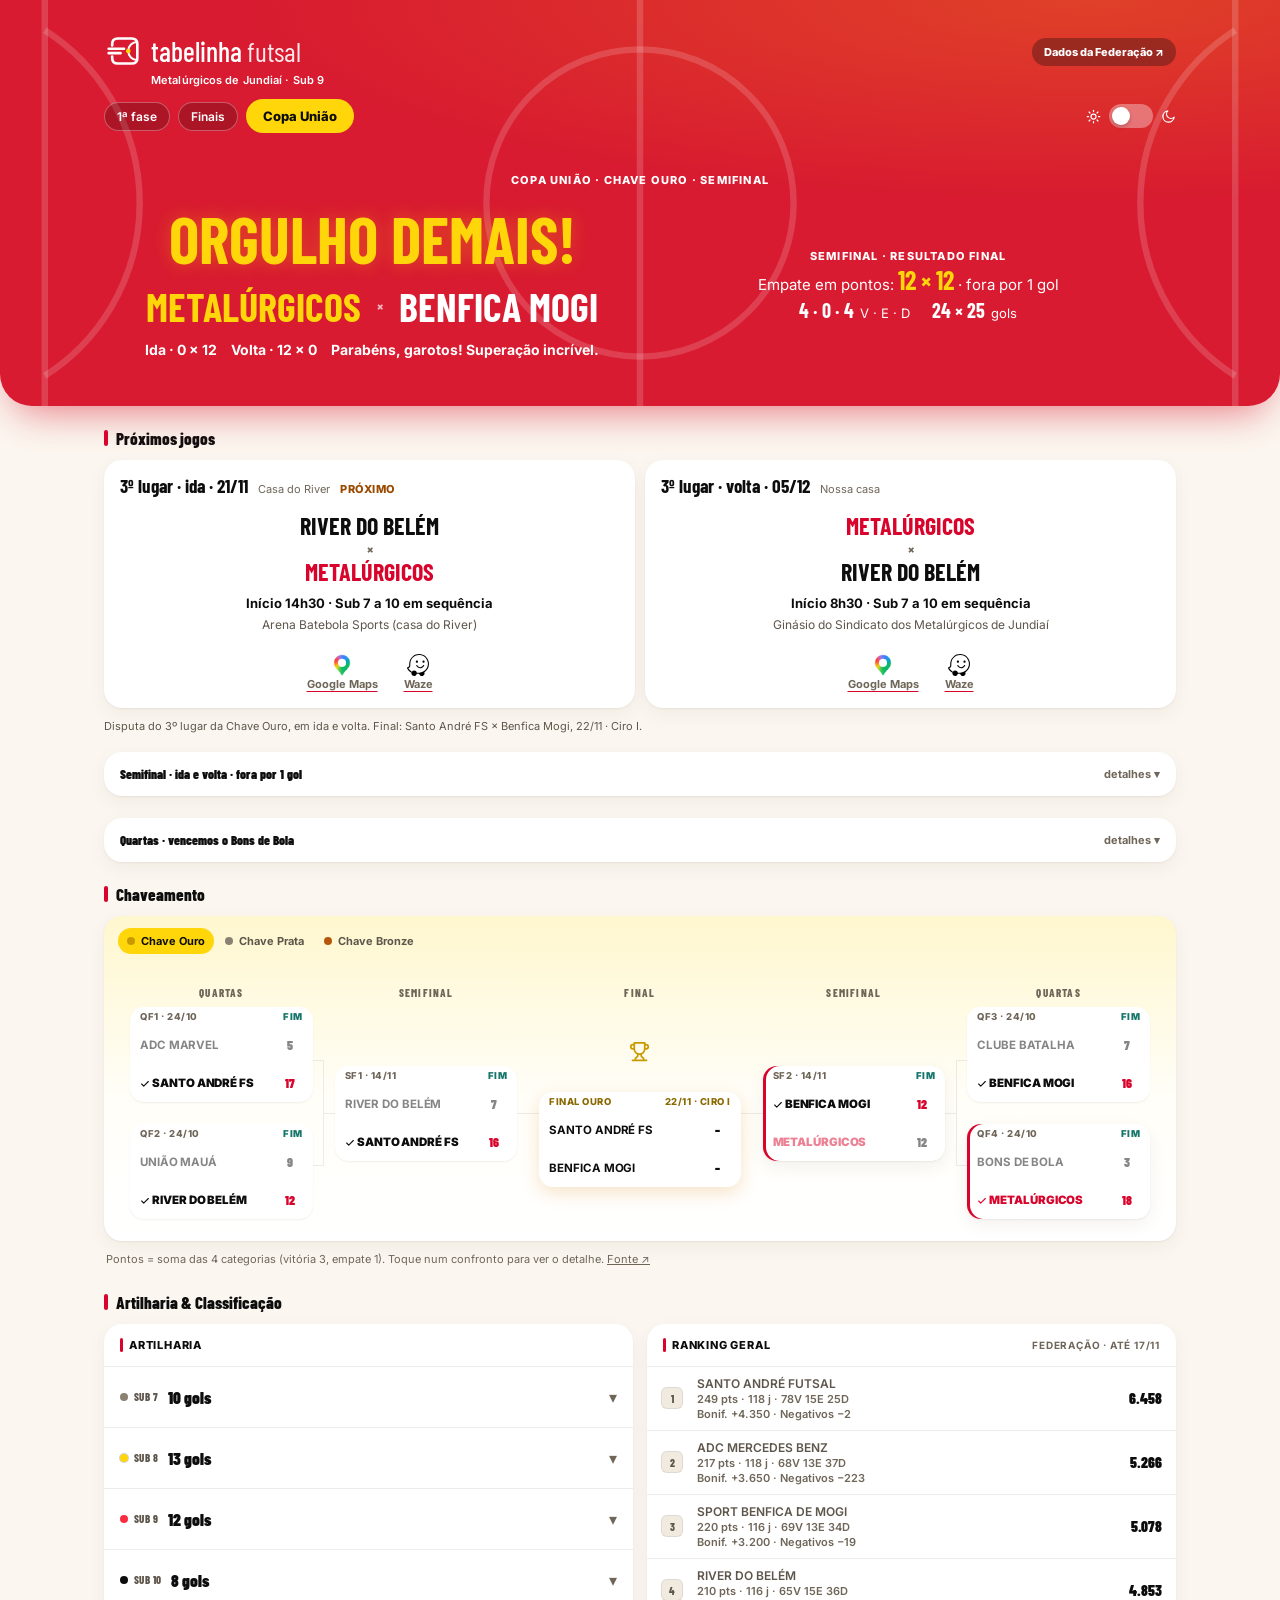
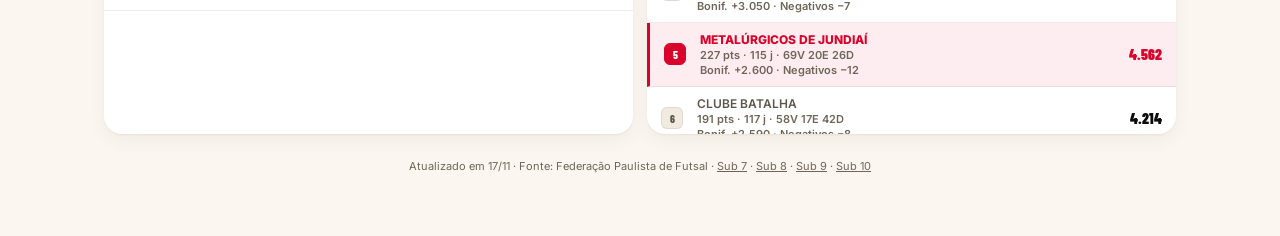
<file: index.html>
<!DOCTYPE html>
<html lang="pt-BR">
<head>
<meta charset="UTF-8">
<meta name="viewport" content="width=device-width, initial-scale=1">
<title>Tabelinha Futsal · Copa União 2026 — Metalúrgicos Jundiaí (Iniciação A2)</title>
<meta name="description" content="Copa União 2026 · Metalúrgicos de Jundiaí (Sub 9): semifinal, chaveamento, artilharia e ranking.">
<meta name="theme-color" content="#FFD60A">
<link rel="manifest" href="manifest.webmanifest">
<link rel="icon" type="image/svg+xml" href="tabelinha-favicon.svg">
<link rel="icon" type="image/png" sizes="32x32" href="favicon-32.png">
<link rel="icon" type="image/png" sizes="16x16" href="favicon-16.png">
<link rel="apple-touch-icon" href="apple-touch-180.png">
<link href="https://fonts.googleapis.com/css2?family=Inter:wght@300;400;500;600;700;800;900&family=Barlow+Condensed:wght@500;600;700;800&display=swap" rel="stylesheet">
<style>

*,*::before,*::after{margin:0;padding:0;box-sizing:border-box}

:root {
  /* ID Tabelinha Futsal — paleta C */
  --bg: #FBF7F0;
  --s1: #FFFFFF;
  --s2: #F1EADF;
  --t1: #0D0D0D;
  --t2: #5E564B;
  --t3: #8A8173;
  --brand: #FB2C42; --yel: #FFD60A; --ball: #FB2C42;
  --red: #D9042B; --red-bg: rgba(217,4,43,.07); --red-bd: rgba(217,4,43,.2);
  --green: #17766B; --green-bg: rgba(30,140,128,.1); --green-bd: rgba(30,140,128,.28);
  --amber: #9A4B00; --amber-bg: rgba(255,138,31,.12); --amber-bd: rgba(255,138,31,.32);
  --gold: #8A6A00; --gold-bg: rgba(255,214,10,.22); --gold-bd: rgba(255,214,10,.6);
  --silver: #6B6358; --silver-bg: rgba(107,99,88,.1); --silver-bd: rgba(107,99,88,.25);
  --border: rgba(13,13,13,.08); --border2: rgba(13,13,13,.14);
  --r: 12px; --r2: 18px; --r3: 24px;
  --shadow: 0 1px 2px rgba(60,40,20,.06), 0 6px 18px rgba(60,40,20,.06);
  --shadow-lg: 0 14px 34px -10px rgba(60,40,20,.22);
}

html.dark-mode {
  --bg: #121110;
  --s1: #1D1B19;
  --s2: #2A2724;
  --t1: #FBF7F0;
  --t2: #BDB3A4;
  --t3: #8B8174;
  --brand: #E8172E; --ball: #FFD60A;
  --red: #FF5A6E; --red-bg: rgba(255,90,110,.14); --red-bd: rgba(255,90,110,.35);
  --green: #4CC4B5; --green-bg: rgba(76,196,181,.12); --green-bd: rgba(76,196,181,.3);
  --amber: #FFA24A; --amber-bg: rgba(255,162,74,.12); --amber-bd: rgba(255,162,74,.3);
  --gold: #FFD60A; --gold-bg: rgba(255,214,10,.14); --gold-bd: rgba(255,214,10,.35);
  --silver: #BDB3A4; --silver-bg: rgba(189,179,164,.12); --silver-bd: rgba(189,179,164,.3);
  --border: rgba(251,247,240,.1); --border2: rgba(251,247,240,.18);
  --shadow: 0 1px 2px rgba(0,0,0,.4);
  --shadow-lg: 0 14px 34px rgba(0,0,0,.45);
}
html {
  background: var(--bg);
  color: var(--t1);
  font-family: 'Inter', sans-serif;
  min-height: 100vh;
  transition: background-color 0.4s ease, color 0.4s ease;
  overflow-x: hidden;
}

body {
  max-width: 1100px;
  margin: 0 auto;
  padding: 20px 14px 60px;
  position: relative;
  z-index: 1;
}

/* MOBILE OPTIMIZATION BASE */
@media (max-width: 600px) {
  body {
    padding: 12px 10px 40px;
  }
}

/* ── ORBS BACKGROUND ── */
.orbs { display: none; position: fixed; inset: 0; pointer-events: none; z-index: -1; overflow: hidden; }
html.dark-mode .orbs { display: block; }
.orb { position: absolute; border-radius: 50%; filter: blur(80px); opacity: .5; animation: float-orb 14s ease-in-out infinite alternate; }
.orb1 { width: 500px; height: 500px; background: radial-gradient(circle, #D9042B 0%, transparent 70%); top: -150px; left: -100px; }
.orb2 { width: 450px; height: 450px; background: radial-gradient(circle, #4f46e5 0%, transparent 70%); top: 30%; right: -120px; }
.orb3 { width: 380px; height: 380px; background: radial-gradient(circle, #0D0D0D 0%, transparent 70%); bottom: -80px; left: 20%; }
@keyframes float-orb {
  0% { transform: translate(0,0) scale(1); }
  50% { transform: translate(20px,-20px) scale(1.04); }
  100% { transform: translate(-10px,10px) scale(.98); }
}

/* ── UTILS & PANELS ── */
.glass-panel {
  background: var(--s1);
  border: 1px solid var(--border);
  border-radius: var(--r2);
  box-shadow: var(--shadow);
  transition: all 0.3s ease;
}
html.dark-mode .glass-panel {
  backdrop-filter: blur(20px);
  -webkit-backdrop-filter: blur(20px);
}
a { text-decoration: none; color: inherit; }
button { font-family: inherit; cursor: pointer; border: none; background: none; }

/* ── NAV ROW ── */
.nav-row {
  display: flex;
  align-items: center;
  justify-content: space-between;
  margin-bottom: 16px;
  flex-wrap: wrap;
  gap: 10px;
}
.nav-links {
  display: flex;
  align-items: center;
  gap: 8px;
  flex-wrap: wrap;
}
.nav-pill-btn {
  display: inline-flex;
  align-items: center;
  gap: 6px;
  padding: 8px 14px;
  border-radius: 999px;
  font-size: 12px;
  font-weight: 700;
  color: var(--t2);
  background: var(--s1);
  border: 1px solid var(--border);
  box-shadow: var(--shadow);
  transition: all 0.2s ease;
}
.nav-pill-btn:hover {
  color: var(--red);
  border-color: var(--red-bd);
  transform: translateY(-1px);
}
.nav-pill-btn.active {
  background: var(--red);
  color: #fff;
  border-color: var(--red);
  box-shadow: 0 4px 12px rgba(217,4,43,0.25);
}

.theme-switch-wrapper {
  display: flex;
  align-items: center;
  gap: 8px;
}
.theme-switch {
  position: relative;
  display: inline-block;
  width: 44px;
  height: 24px;
}
.theme-switch input { opacity: 0; width: 0; height: 0; }
.slider {
  position: absolute; cursor: pointer; inset: 0;
  background-color: rgba(0,0,0,0.15); transition: .3s; border-radius: 24px;
}
.slider:before {
  position: absolute; content: ""; height: 18px; width: 18px; left: 3px; bottom: 3px;
  background-color: white; transition: .3s; border-radius: 50%; box-shadow: 0 2px 4px rgba(0,0,0,0.2);
}
html.dark-mode .slider { background-color: rgba(255,255,255,0.3); }
html.dark-mode .slider:before { transform: translateX(20px); }

/* ── HERO BANNER ── */
.hero-banner {
  background: linear-gradient(135deg, #180309 0%, #2a050f 45%, #0D0D0D 100%);
  border-radius: var(--r3);
  padding: 24px 22px;
  margin-bottom: 20px;
  color: #FFFFFF;
  border: 1px solid rgba(255,255,255,0.12);
  position: relative;
  overflow: hidden;
  box-shadow: var(--shadow-lg);
}
.hero-banner::after {
  content: 'MATA-MATA';
  position: absolute;
  right: -20px;
  bottom: -25px;
  font-family: 'Barlow Condensed', sans-serif;
  font-size: clamp(60px, 10vw, 100px);
  font-weight: 900;
  color: rgba(255,255,255,0.03);
  letter-spacing: -2px;
  pointer-events: none;
}
.hero-top-tag {
  display: inline-flex;
  align-items: center;
  gap: 6px;
  padding: 4px 12px;
  border-radius: 999px;
  background: rgba(255, 59, 98, 0.2);
  border: 1px solid rgba(255, 59, 98, 0.4);
  color: #FF5A7E;
  font-size: 10px;
  font-weight: 800;
  letter-spacing: 1.2px;
  text-transform: uppercase;
  margin-bottom: 10px;
}
.hero-title {
  font-family: 'Barlow Condensed', sans-serif;
  font-size: clamp(22px, 4.5vw, 38px);
  font-weight: 900;
  line-height: 1.15;
  letter-spacing: -.5px;
  margin-bottom: 8px;
}
.hero-title span { color: #FF5A6E; }
.hero-sub {
  font-size: 12px;
  color: rgba(255, 255, 255, 0.75);
  max-width: 680px;
  line-height: 1.5;
  margin-bottom: 18px;
}
.hero-stats-row {
  display: grid;
  grid-template-columns: repeat(auto-fit, minmax(90px, 1fr));
  gap: 10px;
}
.hero-stat-box {
  background: rgba(255, 255, 255, 0.08);
  border: 1px solid rgba(255, 255, 255, 0.12);
  padding: 10px 12px;
  border-radius: 12px;
  text-align: center;
}
.hero-stat-box .num {
  font-family: 'Barlow Condensed', sans-serif;
  font-size: 20px;
  font-weight: 900;
  color: #FFF;
  line-height: 1;
}
.hero-stat-box .lbl {
  font-size: 9px;
  text-transform: uppercase;
  letter-spacing: 0.5px;
  color: rgba(255, 255, 255, 0.55);
  margin-top: 4px;
  font-weight: 700;
}
.hero-stat-box.gold .num { color: #FFD60A; }
.hero-stat-box.silver .num { color: #E3DACB; }

/* ── SECTION HEAD ── */
.section-head {
  display: flex;
  align-items: center;
  justify-content: space-between;
  margin-bottom: 12px;
  flex-wrap: wrap;
  gap: 8px;
}
.section-title {
  font-family: 'Barlow Condensed', sans-serif;
  font-size: 17px;
  font-weight: 800;
  display: flex;
  align-items: center;
  gap: 8px;
  color: var(--t1);
}
.section-title .icon-dot {
  width: 4px;
  height: 16px;
  background: var(--red);
  border-radius: 2px;
}

/* ── AGENDA FERIADÃO 07/09 ── */
.metal-agenda-grid {
  display: grid;
  grid-template-columns: repeat(auto-fit, minmax(240px, 1fr));
  gap: 12px;
  margin-bottom: 24px;
}
.metal-card {
  padding: 16px;
  position: relative;
  overflow: hidden;
  border-left: 4px solid var(--red);
  background: var(--s1);
  display: flex;
  flex-direction: column;
  justify-content: space-between;
}
.metal-card.ouro { border-left-color: #FFD60A; }
.metal-card.prata { border-left-color: #8A8173; }

.mc-top {
  display: flex;
  align-items: center;
  justify-content: space-between;
  margin-bottom: 10px;
}
.mc-cat-badge {
  font-family: 'Barlow Condensed', sans-serif;
  font-weight: 800;
  font-size: 11px;
  padding: 3px 8px;
  border-radius: 6px;
  letter-spacing: .5px;
}
.mc-cat-badge.sub9 { background: var(--red-bg); color: var(--red); border: 1px solid var(--red-bd); }
.mc-cat-badge.sub8 { background: var(--gold-bg); color: var(--gold); border: 1px solid var(--gold-bd); }
.mc-cat-badge.sub7 { background: var(--silver-bg); color: var(--silver); border: 1px solid var(--silver-bd); }
.mc-cat-badge.sub10 { background: transparent; color: var(--c10); border: 1px solid transparent; }

.mc-chave-pill {
  font-size: 10px;
  font-weight: 800;
  text-transform: uppercase;
  padding: 3px 8px;
  border-radius: 999px;
}
.mc-chave-pill.ouro { background: var(--gold-bg); color: var(--gold); border: 1px solid var(--gold-bd); }
.mc-chave-pill.prata { background: var(--silver-bg); color: var(--silver); border: 1px solid var(--silver-bd); }

.mc-matchup {
  font-family: 'Barlow Condensed', sans-serif;
  font-size: 15px;
  font-weight: 800;
  margin-bottom: 10px;
  line-height: 1.3;
}
.mc-matchup .our { color: var(--red); }
.mc-matchup .vs { font-size: 11px; opacity: 0.5; font-weight: 600; margin: 0 4px; }

.mc-info-list {
  font-size: 11px;
  color: var(--t2);
  display: flex;
  flex-direction: column;
  gap: 4px;
}
.mc-info-item strong { color: var(--t1); }
.mc-map-link {
  display: inline-flex;
  align-items: center;
  gap: 4px;
  color: var(--red);
  font-weight: 700;
  font-size: 11px;
  margin-top: 8px;
}
.mc-map-link:hover { text-decoration: underline; }

/* ── BRACKET SECTION & CONTROLS ── */
.bracket-section { margin-bottom: 24px; }
.bracket-controls {
  display: flex;
  align-items: center;
  justify-content: space-between;
  flex-wrap: wrap;
  gap: 10px;
  margin-bottom: 14px;
  background: var(--s1);
  padding: 10px 14px;
  border-radius: var(--r2);
  border: 1px solid var(--border);
}
.filter-group {
  display: flex;
  align-items: center;
  gap: 6px;
  flex-wrap: wrap;
}
.filter-label {
  font-size: 10px;
  font-weight: 800;
  text-transform: uppercase;
  letter-spacing: 0.5px;
  color: var(--t3);
  margin-right: 2px;
}
.filter-btn {
  padding: 6px 12px;
  border-radius: 8px;
  font-size: 11px;
  font-weight: 700;
  color: var(--t2);
  background: var(--s2);
  border: 1px solid var(--border);
  transition: all 0.2s ease;
  min-height: 34px;
}
.filter-btn:hover { background: var(--border); color: var(--t1); }
.filter-btn.active {
  background: var(--red);
  color: #fff;
  border-color: var(--red);
  box-shadow: 0 3px 8px rgba(217,4,43,0.25);
}
.filter-btn.gold.active {
  background: var(--gold);
  border-color: var(--gold);
}
.filter-btn.silver.active {
  background: #6B6358;
  border-color: #6B6358;
}
.filter-btn.bronze.active {
  background: #B4570A;
  border-color: #B4570A;
}

/* ── BRACKET TREE (RESPONSIVE TOUCH SCROLL) ── */
.bracket-tree-container {
  overflow-x: auto;
  -webkit-overflow-scrolling: touch;
  padding: 18px 10px;
}
.bracket-tree {
  display: grid;
  grid-template-columns: 270px 50px 250px 50px 250px;
  align-items: center;
  min-width: 870px;
  margin: 0 auto;
}
.bracket-col-title {
  text-align: center;
  font-family: 'Barlow Condensed', sans-serif;
  font-size: 11px;
  font-weight: 800;
  text-transform: uppercase;
  letter-spacing: 1px;
  color: var(--t3);
  margin-bottom: 12px;
}
.bracket-col-qf { display: flex; flex-direction: column; gap: 14px; }
.bracket-col-sf { display: flex; flex-direction: column; gap: 90px; }
.bracket-col-f { display: flex; flex-direction: column; justify-content: center; }

.b-match-card {
  background: var(--s1);
  border: 1px solid var(--border);
  border-radius: var(--r);
  box-shadow: var(--shadow);
  padding: 8px 10px;
  position: relative;
  transition: all 0.2s ease;
}
.b-match-card:hover {
  transform: translateY(-2px);
  border-color: var(--border2);
}
.b-match-card.is-metal {
  border: 2px solid var(--red);
  background: linear-gradient(to right, var(--red-bg), var(--s1));
}
.b-match-meta {
  display: flex;
  align-items: center;
  justify-content: space-between;
  font-size: 9px;
  font-weight: 700;
  color: var(--t3);
  text-transform: uppercase;
  margin-bottom: 6px;
  padding-bottom: 3px;
  border-bottom: 1px dashed var(--border);
}
.b-match-meta .dt { color: var(--t2); }
.b-match-meta .gym { color: var(--red); font-weight: 800; }

.b-team-row {
  display: flex;
  align-items: center;
  justify-content: space-between;
  padding: 3px 4px;
  border-radius: 4px;
  font-size: 11px;
  font-weight: 600;
  color: var(--t1);
}
.b-team-row.our { color: var(--red); font-weight: 800; }
.b-team-row .t-name {
  flex: 1;
  white-space: nowrap;
  overflow: hidden;
  text-overflow: ellipsis;
  padding-right: 6px;
}
.b-team-row .score-box {
  width: 22px;
  height: 20px;
  display: flex;
  align-items: center;
  justify-content: center;
  font-family: 'Barlow Condensed', sans-serif;
  font-size: 12px;
  font-weight: 800;
  background: var(--s2);
  border: 1px solid var(--border);
  border-radius: 4px;
}

.b-connector {
  display: flex;
  align-items: center;
  justify-content: center;
  position: relative;
  height: 100%;
}
.trophy-badge {
  text-align: center;
  font-size: 24px;
  margin-bottom: 6px;
  animation: bounce 2s infinite ease-in-out;
}
@keyframes bounce {
  0%, 100% { transform: translateY(0); }
  50% { transform: translateY(-5px); }
}

/* ── BRACKET VENUE CALLOUT (INSIDE BRACKET CARD) ── */
.bracket-venue-callout {
  margin: 16px 14px 14px;
  padding: 16px 20px;
  border-radius: var(--r2);
  background: linear-gradient(135deg, rgba(217,4,43,0.08) 0%, var(--s2) 100%);
  border: 1.5px solid var(--red-bd);
  display: flex;
  align-items: center;
  justify-content: space-between;
  gap: 14px;
  flex-wrap: wrap;
  box-shadow: 0 4px 14px rgba(217,4,43,0.12);
}
.bvc-tag {
  display: inline-flex;
  align-items: center;
  gap: 4px;
  font-size: 9px;
  font-weight: 800;
  color: var(--red);
  text-transform: uppercase;
  letter-spacing: 1px;
  margin-bottom: 4px;
}
.bvc-title {
  font-family: 'Barlow Condensed', sans-serif;
  font-size: 16px;
  font-weight: 900;
  color: var(--t1);
  margin-bottom: 3px;
}
.bvc-address {
  font-size: 11px;
  color: var(--t2);
  font-weight: 500;
}
.bvc-map-btn {
  display: inline-flex;
  align-items: center;
  gap: 6px;
  background: var(--red);
  color: #fff;
  padding: 10px 18px;
  border-radius: 10px;
  font-weight: 800;
  font-size: 12px;
  text-transform: uppercase;
  letter-spacing: .5px;
  box-shadow: 0 4px 12px rgba(217,4,43,0.3);
  transition: transform 0.2s ease, opacity 0.2s ease;
  white-space: nowrap;
}
.bvc-map-btn:hover {
  transform: translateY(-2px);
  opacity: 0.95;
}

/* ── GAVETA RETRÁTIL TABELA ── */
.btn-toggle-full-table {
  width: 100%;
  padding: 14px 18px;
  background: var(--s1);
  border: 1.5px solid var(--border);
  border-radius: var(--r2);
  display: flex;
  align-items: center;
  justify-content: space-between;
  font-family: 'Barlow Condensed', sans-serif;
  font-size: 13px;
  font-weight: 800;
  color: var(--t1);
  cursor: pointer;
  box-shadow: var(--shadow);
  transition: all 0.2s ease;
}
.btn-toggle-full-table:hover { background: var(--s2); border-color: var(--border2); }
.acc-chevron { transition: transform 0.3s ease; font-size: 11px; opacity: 0.7; }
.btn-toggle-full-table.open .acc-chevron { transform: rotate(180deg); }

.day-tabs-wrapper { display: flex; gap: 6px; margin-bottom: 10px; flex-wrap: wrap; }
.day-tab-btn {
  padding: 6px 12px; border-radius: 8px; font-size: 11px; font-weight: 700;
  background: var(--s1); border: 1px solid var(--border); color: var(--t2); transition: all 0.2s;
}
.day-tab-btn.active { background: var(--t1); color: var(--s1); border-color: var(--t1); }

.schedule-table-wrap {
  overflow-x: auto;
  -webkit-overflow-scrolling: touch;
  border-radius: var(--r2);
  border: 1px solid var(--border);
  background: var(--s1);
  box-shadow: var(--shadow);
}
.sched-table { width: 100%; border-collapse: collapse; font-size: 11px; text-align: left; min-width: 580px; }
.sched-table th {
  padding: 10px 12px; background: var(--s2); border-bottom: 1px solid var(--border);
  font-family: 'Barlow Condensed', sans-serif; font-size: 10px; font-weight: 800; text-transform: uppercase; letter-spacing: .5px; color: var(--t3);
}
.sched-table td { padding: 10px 12px; border-bottom: 1px solid var(--border); color: var(--t2); }
.sched-table tr.is-metal-row { background: var(--red-bg); font-weight: 700; }
.sched-table tr.is-metal-row td { color: var(--t1); }
.sched-badge {
  display: inline-flex; padding: 2px 6px; border-radius: 4px; font-size: 9px; font-weight: 800; text-transform: uppercase;
}
.sched-badge.ouro { background: var(--gold-bg); color: var(--gold); border: 1px solid var(--gold-bd); }
.sched-badge.prata { background: var(--silver-bg); color: var(--silver); border: 1px solid var(--silver-bd); }
.sched-badge.bronze { background: rgba(180,87,10, 0.1); color: #B4570A; border: 1px solid rgba(180,87,10, 0.25); }

/* ── 3 COLS ESTATÍSTICAS (ARTILHARIA + ÚLTIMOS RESULTADOS + CLASSIFICAÇÃO) ── */
.stats-cols {
  display: grid;
  grid-template-columns: repeat(auto-fit, minmax(300px, 1fr));
  gap: 14px;
  align-items: start;
  margin-bottom: 24px;
}
@media (max-width: 768px) {
  .stats-cols { grid-template-columns: 1fr; }
}

.stats-cols .glass-panel {
  height: 500px;
  display: flex;
  flex-direction: column;
}
.panel-head {
  padding: 14px 16px;
  border-bottom: 1px solid var(--border);
  font-size: 11px;
  font-weight: 800;
  text-transform: uppercase;
  letter-spacing: .8px;
  color: var(--t3);
  display: flex;
  align-items: center;
  justify-content: space-between;
  gap: 8px;
  flex-shrink: 0;
}
.panel-head-title {
  display: flex;
  align-items: center;
  gap: 6px;
  color: var(--t1);
}
.panel-head-title::before {
  content: ''; width: 3px; height: 14px; background: var(--red); border-radius: 2px;
}
.scroll-list {
  flex: 1;
  overflow-y: auto;
  -webkit-overflow-scrolling: touch;
}
.scroll-list::-webkit-scrollbar { width: 5px; }
.scroll-list::-webkit-scrollbar-track { background: transparent; }
.scroll-list::-webkit-scrollbar-thumb { background: var(--border2); border-radius: 4px; }

/* ARTILHARIA (INDEX STYLE - EQUAL RESPECT FOR ALL PLAYERS) */
.scorer-row {
  display: flex;
  align-items: center;
  gap: 12px;
  padding: 10px 16px;
  border-bottom: 1px solid var(--border);
  transition: background 0.15s;
}
.scorer-row:last-child { border-bottom: none; }
.scorer-row:hover { background: var(--s2); }
.s-pos {
  font-family: 'Barlow Condensed', sans-serif;
  font-size: 14px;
  font-weight: 800;
  color: var(--t3);
  width: 22px;
  text-align: center;
}
.s-photo {
  width: 34px;
  height: 34px;
  border-radius: 8px;
  background: var(--s2);
  border: 1px solid var(--border);
  overflow: hidden;
  flex-shrink: 0;
}
.s-photo img { width: 100%; height: 100%; object-fit: cover; }
.s-info { flex: 1; min-width: 0; }
.s-name { font-size: 13px; font-weight: 600; color: var(--t1); white-space: nowrap; overflow: hidden; text-overflow: ellipsis; }
.s-goals-wrap { display: flex; flex-direction: column; gap: 2px; align-items: flex-end; }
.s-goals-num { font-family: 'Barlow Condensed', sans-serif; font-size: 16px; font-weight: 900; color: var(--red); line-height: 1; }
.s-goals-lbl { font-size: 9px; color: var(--t3); text-transform: uppercase; font-weight: 700; }

/* ÚLTIMOS RESULTADOS */
.last-games-container {
  display: flex;
  flex-direction: column;
  gap: 8px;
  padding: 10px 14px;
}
.lg-row {
  display: flex;
  align-items: center;
  justify-content: space-between;
  padding: 10px 12px;
  background: var(--s2);
  border-radius: 10px;
  border: 1px solid var(--border);
}
.lg-teams {
  font-size: 11px;
  font-weight: 700;
  color: var(--t2);
  text-transform: uppercase;
  display: flex;
  flex: 1;
  justify-content: center;
  gap: 6px;
  align-items: center;
}
.lg-teams span.our { color: var(--red); }
.lg-score {
  font-family: 'Barlow Condensed', sans-serif;
  font-size: 16px;
  font-weight: 900;
  color: var(--t1);
  background: var(--s1);
  padding: 3px 8px;
  border-radius: 6px;
  border: 1px solid var(--border);
}
.lg-row.w { border-color: var(--green-bd); background: var(--green-bg); }
.lg-row.d { border-color: var(--amber-bd); background: var(--amber-bg); }
.lg-row.l { border-color: var(--red-bd); background: var(--red-bg); }
.lg-row.w .lg-score { color: var(--green); border-color: var(--green-bd); }
.lg-row.d .lg-score { color: var(--amber); border-color: var(--amber-bd); }
.lg-row.l .lg-score { color: var(--red); border-color: var(--red-bd); }

/* CLASSIFICAÇÃO LIST */
.classif-row {
  display: grid;
  grid-template-columns: 24px 1fr 28px;
  align-items: center;
  gap: 8px;
  padding: 9px 14px;
  border-bottom: 1px solid var(--border);
  font-size: 12px;
}
.classif-row:last-child { border-bottom: none; }
.classif-row.our { background: var(--red-bg); border-left: 3px solid var(--red); }
.c-pos {
  width: 22px; height: 22px; border-radius: 6px;
  display: flex; align-items: center; justify-content: center;
  font-family: 'Barlow Condensed', sans-serif; font-size: 11px; font-weight: 800;
  background: var(--s2); color: var(--t2); border: 1px solid var(--border);
}
.classif-row.our .c-pos { background: var(--red); color: #fff; border-color: var(--red); }
.c-team { font-weight: 600; color: var(--t2); white-space: nowrap; overflow: hidden; text-overflow: ellipsis; }
.classif-row.our .c-team { color: var(--red); font-weight: 800; }
.c-pts { font-family: 'Barlow Condensed', sans-serif; font-size: 13px; font-weight: 900; color: var(--t1); text-align: right; }
.classif-row.our .c-pts { color: var(--red); }

.fed-link {
  font-size: 10px;
  font-weight: 700;
  color: var(--t2);
  background: var(--s2);
  padding: 3px 8px;
  border-radius: 6px;
  border: 1px solid var(--border);
  transition: all 0.2s;
}
.fed-link:hover { background: var(--t2); color: var(--s1); }


/* ══════ COPA UNIÃO — EXTRAS ══════ */
.hero-banner.copa::after { content: 'COPA UNIÃO'; }
.hero-banner.copa .hero-title span { color: #FFD60A; }
.hero-versus {
  display: grid; grid-template-columns: 1fr auto 1fr; align-items: center; gap: 12px;
  margin: 6px 0 18px; text-align: center;
}
.hv-team { font-family: 'Barlow Condensed', sans-serif; font-weight: 900; font-size: clamp(14px, 3.4vw, 22px); line-height: 1.15; }
.hv-team.our { color: #FF5A7E; }
.hv-score { font-family: 'Barlow Condensed', sans-serif; font-weight: 900; font-size: clamp(30px, 8vw, 54px); line-height: 1; letter-spacing: -1px; }
.hv-score small { display: block; font-size: 10px; letter-spacing: 1px; text-transform: uppercase; color: rgba(255,255,255,.55); font-weight: 700; margin-top: 6px; }

.cat-tag {
  font-family: 'Barlow Condensed', sans-serif; font-weight: 800; font-size: 10px; padding: 2px 7px; border-radius: 6px; letter-spacing: .4px; white-space: nowrap;
}
.cat-tag.c7  { background: var(--silver-bg); color: var(--silver); border: 1px solid var(--silver-bd); }
.cat-tag.c8  { background: var(--gold-bg); color: var(--gold); border: 1px solid var(--gold-bd); }
.cat-tag.c9  { background: var(--red-bg); color: var(--red); border: 1px solid var(--red-bd); }
.cat-tag.c10 { background: rgba(59,130,246,.1); color: var(--c10); border: 1px solid rgba(59,130,246,.25); }

/* Cards de jogo (confronto Metalúrgicos × Bons de Bola) */
.legs-grid { display: grid; grid-template-columns: repeat(auto-fit, minmax(320px, 1fr)); gap: 14px; margin-bottom: 24px; }
.leg-panel { overflow: hidden; }
.leg-head { padding: 14px 16px; border-bottom: 1px solid var(--border); display: flex; flex-wrap: wrap; align-items: center; justify-content: space-between; gap: 8px; }
.leg-title { font-family: 'Barlow Condensed', sans-serif; font-weight: 900; font-size: 15px; }
.leg-sub { font-size: 11px; color: var(--t2); margin-top: 2px; }
.pill { font-size: 10px; font-weight: 800; text-transform: uppercase; padding: 3px 9px; border-radius: 999px; letter-spacing: .4px; }
.pill.done { background: var(--green-bg); color: var(--green); border: 1px solid var(--green-bd); }
.pill.next { background: var(--amber-bg); color: var(--amber); border: 1px solid var(--amber-bd); }
.gm { padding: 12px 16px; border-bottom: 1px solid var(--border); }
.gm:last-of-type { border-bottom: none; }
.gm-top { display: flex; align-items: center; justify-content: space-between; gap: 8px; margin-bottom: 8px; }
.gm-time { font-size: 11px; font-weight: 700; color: var(--t2); }
.gm-line { display: grid; grid-template-columns: 1fr auto 1fr; align-items: center; gap: 8px; }
.gm-team { font-size: 12px; font-weight: 700; color: var(--t2); }
.gm-team.r { text-align: right; }
.gm-team.our { color: var(--red); font-weight: 800; }
.gm-score { font-family: 'Barlow Condensed', sans-serif; font-weight: 900; font-size: 18px; padding: 3px 10px; border-radius: 8px; background: var(--s2); border: 1px solid var(--border); white-space: nowrap; }
.gm.w .gm-score { color: var(--green); border-color: var(--green-bd); background: var(--green-bg); }
.gm.d .gm-score { color: var(--amber); border-color: var(--amber-bd); background: var(--amber-bg); }
.gm.l .gm-score { color: var(--red);   border-color: var(--red-bd);   background: var(--red-bg); }
.gm-goals { margin-top: 8px; display: grid; grid-template-columns: 1fr 1fr; gap: 10px; font-size: 11px; color: var(--t2); }
.gm-goals .col b { display: block; font-size: 9px; text-transform: uppercase; letter-spacing: .6px; color: var(--t3); margin-bottom: 2px; }
.gm-goals .col.r { text-align: right; }
.gm-goals .gl { line-height: 1.5; }
.gm-goals .gl em { font-style: normal; font-weight: 800; color: var(--t1); }
.gm-sum { font-size: 10px; margin-top: 6px; }
.gm-sum a { color: var(--t3); font-weight: 700; text-decoration: underline; }

.venue-box { padding: 12px 16px; background: var(--s2); border-top: 1px solid var(--border); display: flex; flex-wrap: wrap; align-items: center; justify-content: space-between; gap: 10px; }
.venue-box .vn { font-size: 12px; font-weight: 800; color: var(--t1); }
.venue-box .va { font-size: 11px; color: var(--t2); }
.nav-btns { display: flex; gap: 6px; flex-wrap: wrap; }
.nav-btn { display: inline-flex; align-items: center; gap: 5px; padding: 8px 12px; border-radius: 9px; font-size: 11px; font-weight: 800; color: #fff; background: var(--red); }
.nav-btn.waze { background: #00A5D6; }
.nav-btn:hover { opacity: .9; transform: translateY(-1px); }

/* Chaveamento */
.ties-grid { display: grid; grid-template-columns: repeat(auto-fill, minmax(290px, 1fr)); gap: 12px; padding: 14px; }
.tie-card { background: var(--s1); border: 1px solid var(--border); border-radius: var(--r); padding: 10px 12px; box-shadow: var(--shadow); }
.tie-card.is-metal { border: 2px solid var(--red); background: linear-gradient(to right, var(--red-bg), var(--s1)); }
.tie-meta { display: flex; justify-content: space-between; font-size: 9px; font-weight: 800; text-transform: uppercase; color: var(--t3); border-bottom: 1px dashed var(--border); padding-bottom: 4px; margin-bottom: 6px; }
.tie-team { display: flex; align-items: center; justify-content: space-between; gap: 6px; padding: 3px 2px; font-size: 12px; font-weight: 700; }
.tie-team .tn { flex: 1; white-space: nowrap; overflow: hidden; text-overflow: ellipsis; }
.tie-team.our { color: var(--red); font-weight: 900; }
.tie-team.lead .ts { background: var(--t1); color: var(--s1); border-color: var(--t1); }
.tie-team .ts { min-width: 30px; height: 22px; padding: 0 6px; display: flex; align-items: center; justify-content: center; font-family: 'Barlow Condensed', sans-serif; font-weight: 900; font-size: 13px; background: var(--s2); border: 1px solid var(--border); border-radius: 5px; }
.tie-cats { margin-top: 6px; border-top: 1px dashed var(--border); padding-top: 6px; display: flex; flex-direction: column; gap: 3px; }
.tc-row { display: grid; grid-template-columns: 52px 1fr 1fr; gap: 6px; font-size: 10px; color: var(--t2); align-items: center; }
.tc-row .lbl { font-weight: 800; color: var(--t3); text-transform: uppercase; font-size: 9px; }
.tc-row span.pend { color: var(--t3); }
.legend { font-size: 10px; color: var(--t3); padding: 0 14px 12px; line-height: 1.5; }

.lg-row .lg-teams { font-size: 10px; }
.lg-meta { display: flex; align-items: center; gap: 6px; }
.panel-tabs { display: flex; gap: 4px; }
.ptab { font-size: 10px; font-weight: 800; padding: 3px 8px; border-radius: 6px; border: 1px solid var(--border); color: var(--t2); background: var(--s2); text-transform: none; letter-spacing: 0; }
.ptab.active { background: var(--red); color: #fff; border-color: var(--red); }
.cl-row { display: grid; grid-template-columns: 24px 1fr 30px 26px 34px; align-items: center; gap: 8px; padding: 8px 14px; border-bottom: 1px solid var(--border); font-size: 12px; }
.cl-row.head { font-size: 9px; font-weight: 800; text-transform: uppercase; color: var(--t3); position: sticky; top: 0; background: var(--s2); z-index: 1; }
.cl-row.our { background: var(--red-bg); border-left: 3px solid var(--red); }
.cl-row.our .c-team { color: var(--red); font-weight: 800; }
.cl-row .n { text-align: right; font-family: 'Barlow Condensed', sans-serif; font-weight: 700; color: var(--t2); }
.cl-row .n.pts { font-weight: 900; color: var(--t1); font-size: 13px; }
.cl-row.our .n.pts { color: var(--red); }
/* ══ CHAVEAMENTO ÁRVORE + MODAL ══ */
.bracket-wrap { padding: 14px; overflow-x: auto; }
.bk-heads { display: grid; grid-template-columns: minmax(250px,1fr) 34px minmax(190px,.7fr); gap: 0; min-width: 520px; font-family: 'Barlow Condensed', sans-serif; font-size: 10px; font-weight: 800; text-transform: uppercase; letter-spacing: .8px; color: var(--t3); margin-bottom: 10px; }
.bk-pair { display: grid; grid-template-columns: minmax(250px,1fr) 34px minmax(190px,.7fr); align-items: center; min-width: 520px; margin-bottom: 14px; }
.bk-left { display: flex; flex-direction: column; gap: 8px; }
.bk-conn { align-self: stretch; margin: 28px 0; border: 2px solid var(--border2); border-left: none; border-radius: 0 8px 8px 0; position: relative; }
.bk-conn::after { content: ''; position: absolute; right: -2px; top: 50%; width: 14px; border-top: 2px solid var(--border2); transform: translateX(100%); }
.bk-next { margin-left: 14px; }
.tie-card { cursor: pointer; transition: transform .15s ease, border-color .15s ease; }
.tie-card:hover { transform: translateY(-2px); border-color: var(--border2); }
.tie-team .ts { color: var(--t1); background: var(--s2); border: 1px solid var(--border2); }
.tie-team.win .tn { font-weight: 900; }
.tie-team.win .ts { background: var(--red); color: #fff; border-color: var(--red); }
.tie-team.lose .tn { opacity: .55; }
.tie-team.lose .ts { opacity: .75; }
.tie-team.lead .ts { background: var(--amber); color: #111; border-color: var(--amber); }
.chip { display: inline-block; font-size: 9px; font-weight: 800; text-transform: uppercase; padding: 2px 7px; border-radius: 999px; }
.chip.ok { background: var(--green-bg); color: var(--green); border: 1px solid var(--green-bd); }
.chip.lead { background: var(--amber-bg); color: var(--amber); border: 1px solid var(--amber-bd); }
.chip.wait { background: var(--s2); color: var(--t3); border: 1px solid var(--border); }
.tie-foot { display: flex; align-items: center; justify-content: space-between; margin-top: 6px; font-size: 10px; color: var(--t3); }
.next-card { background: var(--s2); border: 1px dashed var(--border2); border-radius: var(--r); padding: 8px 10px; }
.next-card .tie-meta { border-bottom-color: var(--border); }
.nx-team { font-size: 11px; font-weight: 700; padding: 3px 2px; color: var(--t1); white-space: nowrap; overflow: hidden; text-overflow: ellipsis; }
.nx-team.tbd { color: var(--t3); font-style: italic; font-weight: 500; }
.nx-team.our { color: var(--red); font-weight: 900; }
.modal-bg { position: fixed; inset: 0; background: rgba(0,0,0,.6); z-index: 50; display: flex; align-items: center; justify-content: center; padding: 14px; }
.modal { position: relative; width: 100%; max-width: 560px; max-height: 88vh; overflow-y: auto; background: var(--bg); color: var(--t1); border: 1px solid var(--border2); border-radius: var(--r2); padding: 18px 16px; box-shadow: var(--shadow-lg); }
html.dark-mode .modal { background: #1a0a2e; }
.modal-x { position: absolute; top: 10px; right: 10px; width: 30px; height: 30px; border-radius: 8px; background: var(--s2); color: var(--t1); border: 1px solid var(--border); font-size: 13px; font-weight: 800; }
.md-title { font-family: 'Barlow Condensed', sans-serif; font-weight: 900; font-size: 16px; padding-right: 36px; }
.md-sub { font-size: 11px; color: var(--t2); margin: 3px 0 12px; }
.md-table { width: 100%; border-collapse: collapse; font-size: 11px; }
.md-table th { text-align: left; font-size: 9px; text-transform: uppercase; letter-spacing: .5px; color: var(--t3); padding: 6px 6px; border-bottom: 1px solid var(--border2); }
.md-table td { padding: 8px 6px; border-bottom: 1px solid var(--border); color: var(--t1); }
.md-table td.sc { font-family: 'Barlow Condensed', sans-serif; font-weight: 900; font-size: 13px; white-space: nowrap; }
.md-table td.pend { color: var(--t3); }
.md-table tr.tot td { font-weight: 900; background: var(--s2); }
.md-res { margin-top: 12px; padding: 10px 12px; border-radius: 10px; font-size: 12px; font-weight: 700; background: var(--green-bg); border: 1px solid var(--green-bd); color: var(--t1); }
.md-res.wait { background: var(--amber-bg); border-color: var(--amber-bd); }
/* ══ CHAVES (árvore simétrica) ══ */
details.chave { margin-bottom: 12px; border: 1px solid var(--border); border-radius: var(--r2); background: var(--s1); box-shadow: var(--shadow); overflow: hidden; }
details.chave > summary { list-style: none; cursor: pointer; padding: 12px 16px; display: flex; align-items: center; justify-content: space-between; gap: 8px; font-family: 'Barlow Condensed', sans-serif; font-weight: 900; font-size: 14px; color: var(--t1); }
details.chave > summary::-webkit-details-marker { display: none; }
details.chave > summary .sm { font-size: 11px; font-weight: 600; color: var(--t3); font-family: 'Inter', sans-serif; }
details.chave > summary::after { content: '▼ abrir'; font-size: 10px; font-weight: 800; color: var(--t2); font-family: 'Inter', sans-serif; }
details.chave[open] > summary::after { content: '▲ fechar'; }
details.chave.ouro { border-color: var(--gold-bd); }
details.chave.ouro > summary { background: var(--gold-bg); }
.bk-scroll { scrollbar-width: thin; scrollbar-color: var(--border2) transparent; overflow-x: auto; padding: 14px 10px 16px; -webkit-overflow-scrolling: touch; }
.bk { display: grid; grid-template-columns: 130px 14px 130px 14px 140px 14px 130px 14px 130px; min-width: 710px; margin: 0 auto; width: max-content; }
.bk-h { text-align: center; font-family: 'Barlow Condensed', sans-serif; font-size: 9px; font-weight: 800; text-transform: uppercase; letter-spacing: 1px; color: var(--t3); padding-bottom: 8px; }
.bk-col { display: flex; flex-direction: column; justify-content: space-around; gap: 16px; }
.bk-col.mid { justify-content: center; align-items: stretch; }
.bk-cn { position: relative; }
.bk-cn.l::before { content: ''; position: absolute; left: 0; right: 50%; top: 25%; bottom: 25%; border: 2px solid var(--border2); border-left: none; }
.bk-cn.l::after  { content: ''; position: absolute; left: 50%; right: 0; top: 50%; border-top: 2px solid var(--border2); }
.bk-cn.r::before { content: ''; position: absolute; left: 50%; right: 0; top: 25%; bottom: 25%; border: 2px solid var(--border2); border-right: none; }
.bk-cn.r::after  { content: ''; position: absolute; left: 0; right: 50%; top: 50%; border-top: 2px solid var(--border2); }
.bk-cn.f::after  { content: ''; position: absolute; left: 0; right: 0; top: 50%; border-top: 2px solid var(--border2); }
.mt { background: var(--s1); border: 1px solid var(--border2); border-radius: 10px; overflow: hidden; box-shadow: var(--shadow); position: relative; }
.mt.click { cursor: pointer; transition: transform .15s; }
.mt.click:hover { transform: translateY(-2px); }
.mt.is-metal { border: 2px solid var(--red); }
.mt-top { display: flex; justify-content: space-between; align-items: center; padding: 3px 8px; font-size: 8px; font-weight: 800; letter-spacing: .5px; text-transform: uppercase; color: var(--t2); background: var(--s2); border-bottom: 1px solid var(--border); }
.mt-t { display: flex; align-items: center; gap: 6px; padding: 6px 8px; font-size: 10.5px; font-weight: 700; color: var(--t1); }
.mt-t .nm { flex: 1; min-width: 0; white-space: nowrap; overflow: hidden; text-overflow: ellipsis; }
.mt-t .sc { min-width: 24px; height: 20px; padding: 0 5px; display: flex; align-items: center; justify-content: center; font-family: 'Barlow Condensed', sans-serif; font-weight: 900; font-size: 12px; border-radius: 5px; background: var(--s2); color: var(--t1); border: 1px solid var(--border2); }
.mt-t.our .nm { color: var(--red); font-weight: 900; }
.mt-t.win .nm { font-weight: 900; }
.mt-t.win .sc { background: var(--red); color: #fff; border-color: var(--red); }
.mt-t.lose { opacity: .5; }
.mt-t.lead .sc { background: var(--amber); color: #111; border-color: var(--amber); }
.mt-t.tbd .nm { color: var(--t3); font-style: italic; font-weight: 500; }
.mt-vs { position: relative; height: 0; border-top: 1px solid var(--border2); }
.mt-vs span { position: absolute; left: 50%; top: 0; transform: translate(-50%, -50%); font-size: 7px; font-weight: 900; letter-spacing: .5px; color: var(--t3); background: var(--s1); padding: 0 5px; }
.mt-ok { font-size: 8px; font-weight: 900; color: var(--green); }
.mt-ld { font-size: 8px; font-weight: 900; color: var(--amber); }
.mt.final { border-color: var(--gold); box-shadow: 0 6px 18px rgba(217,119,6,.2); }
.mt.final .mt-top { background: var(--gold-bg); color: var(--gold); }
.trophy { text-align: center; font-size: 26px; margin-bottom: 6px; }
.mt.tbdcard { border-style: dashed; box-shadow: none; }

/* ══ NOSSO CONFRONTO — blocos iguais ══ */
.legs-grid { align-items: stretch; }
.leg-panel { display: flex; flex-direction: column; }
.leg-rows { flex: 1; }
.venue-box { min-height: 76px; margin-top: auto; }
.gm2 { padding: 12px 16px; border-bottom: 1px solid var(--border); display: block; }
.gm2 > summary { list-style: none; cursor: pointer; display: block; }
.gm2 > summary::-webkit-details-marker { display: none; }
.gm2 .gm-more { margin-top: 8px; font-size: 10px; font-weight: 700; color: var(--t3); text-align: center; }
.gm2 .mo-open { display: none; }
.gm2[open] .mo-open { display: inline; }
.gm2[open] .mo-closed { display: none; }
.gm2:hover > summary .gm-more { color: var(--t1); }
.gm2.w .gm-score { color: var(--green); border-color: var(--green-bd); background: var(--green-bg); }
.gm2.d .gm-score { color: var(--amber); border-color: var(--amber-bd); background: var(--amber-bg); }
.gm2.l .gm-score { color: var(--red); border-color: var(--red-bd); background: var(--red-bg); }
.gdet-body { margin-top: 6px; padding-top: 8px; border-top: 1px dashed var(--border); }
.leg-off { border-style: dashed; }
.leg-off .leg-head, .leg-off .leg-rows { opacity: .5; filter: grayscale(.6); }
.leg-off .venue-box { opacity: 1; filter: none; }
.leg-off .gm2 { cursor: default; pointer-events: none; }
.leg-off .gm-more { font-weight: 500; }
.leg-off .nav-btn { pointer-events: auto; }
/* artilharia por categoria */
details.art-cat > summary { list-style: none; cursor: pointer; display: flex; align-items: center; gap: 10px; padding: 12px 16px; border-bottom: 1px solid var(--border); }
details.art-cat > summary::-webkit-details-marker { display: none; }
details.art-cat > summary:hover { background: var(--s2); }
.ac-n { flex: 1; font-family: 'Barlow Condensed', sans-serif; font-weight: 900; font-size: 15px; color: var(--t1); }
.ac-chev { color: var(--t3); transition: transform .2s; }
details.art-cat[open] .ac-chev { transform: rotate(180deg); }
/* chaveamento um pouco maior */
.bk { grid-template-columns: 158px 20px 158px 20px 170px 20px 158px 20px 158px !important; min-width: 840px !important; }
.mt-t { font-size: 11.5px !important; padding: 8px 10px !important; }
.mt-top { font-size: 9px !important; padding: 4px 10px !important; }
.mt-t .sc { min-width: 26px !important; height: 22px !important; font-size: 13px !important; }
.bk-col { gap: 22px !important; }
.src-link { display: inline-block; margin-top: 8px; font-size: 11px; font-weight: 700; text-decoration: underline; color: var(--t2); }

﻿/* ══ HERO COMPACTO + VOLTA PRIMEIRO ══ */
.leg-off { order: -1; }
.hero-banner.copa { padding: 18px 18px; margin-bottom: 14px; }
.hero-banner.copa .hero-title { font-size: clamp(20px, 4vw, 30px); margin-bottom: 6px; }
.hero-banner.copa .hero-sub { margin-bottom: 12px; }
.hero-versus { margin: 2px 0 12px; }
.hv-team.our { font-size: clamp(15px, 3.6vw, 22px); }
.hv-team:not(.our) { font-size: clamp(12px, 2.8vw, 16px); font-weight: 700; color: rgba(255,255,255,.8); }
.hv-score { font-size: clamp(26px, 6vw, 40px); }
.hero-stat-box { padding: 8px 8px; }
.hero-stat-box .num { font-size: 17px; }
@media (max-width: 600px) {
  .hero-banner.copa { padding: 12px 12px; border-radius: 16px; }
  .hero-banner.copa .hero-top-tag { font-size: 8px; padding: 3px 9px; margin-bottom: 6px; }
  .hero-banner.copa .hero-title { font-size: 18px; margin-bottom: 4px; }
  .hero-banner.copa .hero-sub { display: none; }
  .hero-versus { margin: 4px 0 10px; gap: 8px; }
  .hv-team.our { font-size: 14px; }
  .hv-team:not(.our) { font-size: 11px; }
  .hv-score { font-size: 28px; }
  .hv-score small { font-size: 8px; margin-top: 3px; }
  .hero-stats-row { grid-template-columns: repeat(4, 1fr); gap: 6px; }
  .hero-stat-box { padding: 6px 4px; border-radius: 9px; }
  .hero-stat-box .num { font-size: 14px; }
  .hero-stat-box .lbl { font-size: 7px; letter-spacing: 0; }
  .hero-banner.copa::after { display: none; }
  .legs-grid { gap: 10px; margin-bottom: 18px; }
  .gm2 { padding: 9px 12px; }
  .leg-head { padding: 10px 12px; }
}


.hero-when { display: flex; align-items: center; justify-content: center; gap: 8px; flex-wrap: wrap; margin: 0 0 12px; padding: 8px 12px; border-radius: 10px; background: rgba(251,191,36,.12); border: 1px solid rgba(251,191,36,.35); color: #FFD60A; font-weight: 800; font-size: 12px; text-align: center; }
.hero-banner.copa .hero-title { font-size: clamp(26px, 6vw, 44px); }
.next-card2 { margin-bottom: 18px; overflow: hidden; border-left: 4px solid var(--gold); }
.nc-body { padding: 16px; display: grid; grid-template-columns: 1fr auto 1fr; align-items: center; gap: 10px; text-align: center; }
.nc-team { font-family: 'Barlow Condensed', sans-serif; font-weight: 900; font-size: 16px; }
.nc-team.our { color: var(--red); }
.nc-vs { font-size: 11px; font-weight: 800; color: var(--t3); }
.nc-when { display: flex; flex-wrap: wrap; gap: 8px; padding: 12px 16px; background: var(--s2); border-top: 1px solid var(--border); font-size: 12px; font-weight: 700; color: var(--t1); }
.nc-when span { background: var(--s1); border: 1px solid var(--border); border-radius: 8px; padding: 5px 10px; }
.nc-when .tbd { color: var(--amber); border-color: var(--amber-bd); background: var(--amber-bg); }
details.quartas-det { margin-bottom: 22px; border: 1px solid var(--border); border-radius: var(--r2); background: var(--s1); overflow: hidden; }
details.quartas-det > summary { list-style: none; cursor: pointer; padding: 12px 16px; display: flex; justify-content: space-between; align-items: center; gap: 8px; font-family: 'Barlow Condensed', sans-serif; font-weight: 900; font-size: 13px; color: var(--t1); }
details.quartas-det > summary::-webkit-details-marker { display: none; }
details.quartas-det .qd-sub { font-size: 10px; font-weight: 700; color: var(--t3); font-family: 'Inter', sans-serif; }
details.quartas-det .qd-sub::after { content: ' ▾'; }
details.quartas-det[open] .qd-sub::after { content: ' ▴'; }
details.quartas-det > .legs-grid { padding: 0 12px 12px; margin-bottom: 0; }
@media (max-width: 600px) { .hero-banner.copa .hero-title { font-size: 26px !important; } .hero-banner.copa .hero-sub { display: block; font-size: 11px; margin-bottom: 8px; } .nc-team { font-size: 13px; } }

.cons { padding: 4px 14px 14px; font-size: 11px; color: var(--t2); line-height: 1.6; border-top: 1px dashed var(--border); margin: 0 10px; }
.cons b { color: var(--t1); }
.semi-foot { font-size: 12px; color: var(--t2); padding: 10px 14px; background: var(--gold-bg); border: 1px solid var(--gold-bd); border-radius: 12px; margin-bottom: 22px; line-height: 1.5; }
.hero-when span { display: inline-block; }
.nc-body { grid-template-columns: 1fr auto 1fr; }
.hide { display: none !important; }
.note { font-size: 11px; color: var(--t2); padding: 10px 14px; background: var(--amber-bg); border: 1px solid var(--amber-bd); border-radius: 10px; margin-bottom: 16px; line-height: 1.5; }
.footer { text-align: center; font-size: 10px; color: var(--t3); margin-top: 10px; line-height: 1.6; }
.footer a { text-decoration: underline; }

/* ── ID Tabelinha Futsal · aplicada sem mudar a estrutura da página ── */
.orbs { display: none !important; }
html.dark-mode .glass-panel { backdrop-filter: none; -webkit-backdrop-filter: none; }
.brand-row { display: flex; align-items: center; justify-content: space-between; gap: 12px; flex-wrap: wrap; margin-bottom: 14px; }
.brand { display: flex; align-items: center; gap: 9px; color: var(--t1); line-height: 1; }
.brand svg { display: block; flex: none; }
.brand .bw { display: flex; align-items: baseline; gap: 5px; font-family: 'Barlow Condensed', sans-serif; font-weight: 500; font-size: 30px; text-transform: lowercase; }
.brand .bw span { font-weight: 400; color: var(--t3); }
.brand-sub { font-size: 12px; font-weight: 600; color: var(--t2); }
.nav-pill-btn.active { background: var(--yel); color: #0D0D0D; border-color: transparent; box-shadow: none; }
.nav-pill-btn:hover { color: var(--t1); border-color: var(--border2); }
.hero-banner {
  background-color: var(--brand);
  background-image: url("data:image/svg+xml,%3Csvg xmlns='http://www.w3.org/2000/svg' viewBox='0 0 400 300' fill='none' stroke='white' stroke-opacity='.16' stroke-width='2'%3E%3Crect x='14' y='14' width='372' height='272' rx='8'/%3E%3Cpath d='M200 14V286'/%3E%3Ccircle cx='200' cy='150' r='48'/%3E%3Cpath d='M14 96a64 64 0 0 1 0 108M386 96a64 64 0 0 0 0 108'/%3E%3C/svg%3E");
  background-size: cover; background-position: center; border: 0;
  box-shadow: 0 14px 34px -10px rgba(251,44,66,.55);
}
.hero-banner::after { color: rgba(255,255,255,.07); }
.hero-top-tag { background: rgba(255,255,255,.18); border-color: rgba(255,255,255,.32); color: #FFD60A; }
.hero-banner .hero-title { font-weight: 700; letter-spacing: 0; font-size: clamp(30px, 6.4vw, 52px); }
.hero-banner .hero-title span, .hero-banner.copa .hero-title span { color: #FFD60A; }
.hero-sub { color: rgba(255,255,255,.92); }
.hero-stat-box { background: rgba(255,255,255,.16); border-color: rgba(255,255,255,.22); }
.hero-stat-box .num { font-size: 26px; }
.hero-stat-box .lbl { color: rgba(255,255,255,.88); }
.hero-stat-box.gold .num { color: #FFD60A; }
.hero-stat-box.silver .num { color: #FFFFFF; }
.hv-team.our { color: #FFD60A; font-size: clamp(18px, 4vw, 26px); }
.hv-team:not(.our) { color: rgba(255,255,255,.95); }
.hv-score { font-size: clamp(34px, 9vw, 60px); }
.hv-score small { color: rgba(255,255,255,.85); }
.hero-when { background: rgba(255,255,255,.16); border-color: rgba(255,255,255,.28); color: #FFD60A; }
.metal-card.ouro { border-left-color: #FFD60A; }
html.dark-mode .modal { background: #1D1B19; }
.gm-score { font-size: 21px; }
.c-pts { font-size: 15px; }
.s-goals-num { font-size: 18px; }
.ac-n { font-size: 17px; }
.nc-team { font-size: 18px; }
.tie-team .ts, .mt-t .sc, .md-table td.sc { font-size: 14px; }

/* ── Menos caixas: o conteúdo respira sobre o fundo, sem moldura atrás de cada texto ── */
.glass-panel, .tie-card, .mt, details.chave, details.quartas-det { border: 0; box-shadow: var(--shadow); }
.nav-pill-btn { border: 0; }
.mc-cat-badge, .mc-chave-pill, .sched-badge, .cat-tag { background: transparent !important; border: 0 !important; padding-left: 0; padding-right: 0; }
.pill, .chip { border: 0; }
.gm-score, .tie-team .ts, .mt-t .sc, .md-table td.sc { background: transparent; border: 0; padding: 0; min-width: 0; height: auto; }
.nc-when span { background: transparent; border: 0; padding: 0; }
.hero-when { background: transparent; border: 0; padding: 0; }
.hero-stat-box { background: transparent; border: 0; padding: 4px 0; }
.note, .semi-foot, .md-res { background: transparent; border: 0; padding: 0; }

/* ── Menos caixas, segunda passada: placares, etiquetas e faixas viram texto sobre o fundo ── */
.hero-top-tag { background: none; border: 0; padding: 0; }
.mt-top, .tie-meta { background: transparent; border-bottom: 0; }
.mt-t.win .sc, .tie-team.win .ts { background: transparent !important; color: var(--red) !important; border: 0 !important; }
.mt-t.lead .sc, .tie-team.lead .ts { background: transparent !important; color: var(--amber) !important; border: 0 !important; }
.next-card { background: transparent; border: 0; padding: 0; }
.nc-when, .venue-box { background: transparent; border-top: 0; }
.nc-when .tbd { background: transparent; border: 0; }
.leg-head { border-bottom: 0; }
.pill.done, .pill.next { background: transparent; border: 0; padding-left: 0; padding-right: 0; }
.ptab { background: transparent; border: 0; }
.ptab.active { background: transparent; color: var(--red); box-shadow: inset 0 -2px 0 var(--red); border-radius: 0; }
.chip.ok, .chip.lead, .chip.wait { background: transparent; border: 0; padding-left: 0; padding-right: 0; }
.tie-card.is-metal { border: 0; background: var(--s1); box-shadow: inset 3px 0 0 var(--red), var(--shadow); }
.mt.final { border: 0; }
</style>
<link rel="stylesheet" href="tabelinha.css?v=26">
</head>
<body>

<div class="orbs"><div class="orb orb1"></div><div class="orb orb2"></div><div class="orb orb3"></div></div>

<header class="hero-full"><div class="hero-in">
<!-- MARCA -->
<div class="brand-row"><div class="brand-wrap"><a class="brand" href="index.html" aria-label="Tabelinha Futsal">
  <svg width="38" height="38" viewBox="48 48 160 160" aria-hidden="true" focusable="false"><g fill="none" stroke="currentColor" stroke-linecap="round" stroke-linejoin="round"><path d="M82.43,104.48v-5.88c0-15.68,7.84-23.52,23.52-23.52h58.8c15.68,0,23.52,7.84,23.52,23.52v58.8c0,15.68-7.84,23.52-23.52,23.52h-58.8c-15.68,0-23.52-7.84-23.52-23.52v-5.88" stroke-width="11"/><path d="M67.73,118.79h64.68M67.73,137.05h49.98" stroke-width="11"/><path d="M188.27,89.78c-21.11,0-38.22,17.11-38.22,38.22s17.11,38.22,38.22,38.22" stroke-width="8.5"/></g><circle cx="150.05" cy="128" r="9.86" fill="var(--ball)"/></svg>
  <span class="bw">tabelinha<span>futsal</span></span></a>
  <span class="brand-sub">Metalúrgicos de Jundiaí · Sub 9</span></div>
  <a class="fed-btn" href="https://eventos.admfutsal.com.br/evento/902" target="_blank" rel="noopener"><span class="fed-lbl">Dados da </span>Federação ↗</a></div>
<!-- NAV -->
<div class="nav-row">
  <div class="nav-links">
    <a href="primeira-fase.html" class="nav-pill-btn">1ª fase</a>
    <a href="finais.html" class="nav-pill-btn">Finais</a>
    <a href="index.html" class="nav-pill-btn active">Copa União</a>
  </div>
  <div class="theme-switch-wrapper">
    <span style="font-size:14px;">☀️</span>
    <label class="theme-switch"><input type="checkbox" id="themeCheckbox" aria-label="Alternar modo escuro" onchange="toggleTheme()"><span class="slider round"></span></label>
    <span style="font-size:14px;">🌙</span>
  </div>
</div>

<!-- HERO -->
<div class="hero-banner copa">
  <div class="hero-top-tag">Copa União · Chave Ouro · Semifinal</div>
  <div class="court">
    <div class="half half-main">
      <h1 class="half-hero">ORGULHO <span>DEMAIS!</span></h1>
      <div class="vs-line"><span class="our">METALÚRGICOS</span><i>×</i><span id="heroOpp">BENFICA MOGI</span></div>
      <div class="half-when" id="heroWhen"></div>
    </div>
    <div class="half half-past">
      <div class="half-tag">Semifinal · resultado final</div>
      <div class="past-line" id="heroPast">Perdemos a ida: <b id="heroPts">–</b> em pontos</div>
      <div class="half-row"><span><b id="hsRec">–</b> V · E · D</span><span><b id="hsGoals">–</b> gols</span></div>
    </div>
  </div>
</div>
</div></header>
<main id="conteudo">

<!-- PRÓXIMO CONFRONTO -->
<div class="section-head">
  <div class="section-title"><div class="icon-dot"></div>Próximos jogos</div>
</div>
<div id="nextGame"></div>

<details class="quartas-det">
  <summary><span>Semifinal · ida e volta · fora por 1 gol</span><span class="qd-sub">detalhes</span></summary>
  <div class="legs-grid" id="semiGrid"></div>
</details>

<details class="quartas-det">
  <summary><span>Quartas · vencemos o Bons de Bola</span><span class="qd-sub">detalhes</span></summary>
  <div class="legs-grid" id="legsGrid"></div>
</details>

<!-- CHAVEAMENTO OFICIAL -->
<div class="bracket-section">
  <div class="section-head">
    <div class="section-title"><div class="icon-dot" style="background:#FFD60A;"></div>Chaveamento</div>
  </div>
  <div id="chaves"></div>
  <div class="legend" style="padding:10px 2px 0;">Pontos = soma das 4 categorias (vitória 3, empate 1). Toque num confronto para ver o detalhe. <a href="https://eventos.admfutsal.com.br/evento/902" target="_blank" rel="noopener" style="text-decoration:underline">Fonte ↗</a></div>
</div>

<!-- MODAL DETALHE -->
<div class="modal-bg hide" id="modalBg" onclick="closeModal(event)">
  <div class="modal" role="dialog" aria-modal="true">
    <button class="modal-x" onclick="closeModal()" aria-label="Fechar">✕</button>
    <div id="modalBody"></div>
  </div>
</div>

<!-- ESTATÍSTICAS -->
<div class="section-head">
  <div class="section-title"><div class="icon-dot"></div>Artilharia & Classificação</div>
</div>
<div class="stats-cols">
  <div class="glass-panel">
    <div class="panel-head"><div class="panel-head-title">Artilharia</div></div>
    <div id="artilhariaList" class="scroll-list"></div>
  </div>
  <div class="glass-panel">
    <div class="panel-head">
      <div class="panel-head-title">Ranking geral</div>
      <span style="font-size:10px;color:var(--t3);font-weight:700;">Federação · até 17/11</span>
    </div>
    <div id="classifList" class="scroll-list"></div>
  </div>
</div>

</main>
<footer class="footer">
  Atualizado em 17/11 · Fonte: Federação Paulista de Futsal ·
  <a href="https://eventos.admfutsal.com.br/evento/900" target="_blank" rel="noopener">Sub 7</a> ·
  <a href="https://eventos.admfutsal.com.br/evento/901" target="_blank" rel="noopener">Sub 8</a> ·
  <a href="https://eventos.admfutsal.com.br/evento/902" target="_blank" rel="noopener">Sub 9</a> ·
  <a href="https://eventos.admfutsal.com.br/evento/903" target="_blank" rel="noopener">Sub 10</a>
</footer>

<script>
// ───────── TEMA ─────────
function toggleTheme() {
  const cb = document.getElementById('themeCheckbox');
  document.documentElement.classList.toggle('dark-mode', cb.checked);
  try { localStorage.setItem('theme', cb.checked ? 'dark' : 'light'); } catch(e){}
}
try {
  if (localStorage.getItem('theme') === 'dark') {
    document.documentElement.classList.add('dark-mode');
    document.getElementById('themeCheckbox').checked = true;
  }
} catch(e){}

// ───────── CONSTANTES ─────────
const CAT_LABEL = { 7: 'SUB 7', 8: 'SUB 8', 9: 'SUB 9', 10: 'SUB 10' };
const CATS = [9, 8, 7, 10];
const US = 'METALÚRGICOS', BONS = 'INST. BONS DE BOLA';
const isUs = n => n.includes('METALÚRGICOS');

const VENUE_AWAY = { name: 'Sindicato dos Securitários (Itaquera)', addr: 'R. Ioneji Matsubayashi, 982 - Itaquera, São Paulo - SP' };
const VENUE_HOME = { name: 'Ginásio do Sindicato dos Metalúrgicos de Jundiaí', addr: 'R. Paulo Colin, 600 - Vila Augusta, Jundiaí - SP' };
const mapBtn = (href, kind, label) => `<a class="map-btn ${kind}" href="${href}" target="_blank" rel="noopener" aria-label="Abrir no ${label}"><span class="logo"><img src="${kind === 'waze' ? 'ic-waze.svg' : 'ic-google-maps.png'}" alt=""></span><span class="lbl">${label}</span></a>`;
const mapsUrl = a => 'https://www.google.com/maps/search/?api=1&query=' + encodeURIComponent(a);
const wazeUrl = a => 'https://waze.com/ul?q=' + encodeURIComponent(a) + '&navigate=yes';
const sumulaUrl = id => 'http://admfutsal.com.br/sumula_online/sumula_imprimir.php?id_jogo=' + id;

// Fotos (só Sub 9 tem foto cadastrada)
// Fotos do Sub 9, as mesmas da 1ª fase (por nº da camisa)
const PHOTO_BY_NUM = { 1:'01', 2:'02', 3:'03', 4:'04', 6:'06', 7:'07', 8:'08', 9:'09', 10:'12', 11:'11', 12:'5', 13:'10', 14:'14', 15:'15', 17:'17', 20:'20' };
const photoOf = (cat, num) => cat === 9 && PHOTO_BY_NUM[num] ? 'fotos_jogadores/' + PHOTO_BY_NUM[num] + '.png' : 'icones/avatar.avif';

// ───────── CHAVEAMENTO: 12 CONFRONTOS (ida/volta) ─────────
// r[cat] = [ida, volta]; cada perna = [gols A, gols B]; null = ainda não jogada.
// Ida: A é mandante. Volta: B é mandante.
const TIES = [
  { a:'SER CAIEIRAS', b:'OCIAN PRAIA CLUBE', d1:'10/10', d2:'17/10', r:{ 7:[[1,5],[1,7]], 8:[[5,1],[1,4]], 9:[[3,1],[2,1]], 10:[[1,1],[2,2]] } },
  { a:'A. PAULISTA FC MOOCA', b:'CHUTE FUTSAL', d1:'10/10', d2:'18/10', r:{ 7:[[3,5],[1,2]], 8:[[3,2],[2,0]], 9:[[1,1],[3,1]], 10:[[3,3],[3,2]] } },
  { a:'AA WIMPRO GUARULHOS', b:'AE FRIBURGO', d1:'11/10', d2:'18/10', r:{ 7:[[1,3],[0,2]], 8:[[0,1],[0,1]], 9:[[0,5],[0,4]], 10:[[0,9],[0,10]] } },
  { a:'CTC VILA EMA', b:'AD SUZANO', d1:'10/10', d2:'24/10', r:{ 7:[[2,2],[2,3]], 8:[[3,4],[2,4]], 9:[[4,3],[1,1]], 10:[[2,0],[5,1]] } },
  { a:'AD SANTO ANDRÉ FUTSAL', b:'ADEF/COTIA', d1:'10/10', d2:'24/10', r:{ 7:[[8,7],[3,6]], 8:[[3,3],[1,1]], 9:[[2,2],[1,3]], 10:[[0,1],[5,5]] } },
  { a:'A. UNIÃO MAUÁ', b:'RIVER DO BELÉM', d1:'10/10', d2:'24/10', r:{ 7:[[2,3],[1,4]], 8:[[1,1],[3,2]], 9:[[3,3],[3,1]], 10:[[1,2],[3,3]] } },
  { a:'G.D.R. 7 DE SETEMBRO', b:'ADC MERCEDES BENZ', d1:'11/10', d2:'24/10', r:{ 7:[[2,6],[1,7]], 8:[[1,0],[2,2]], 9:[[1,3],[3,2]], 10:[[2,4],[2,3]] } },
  { a:'CLUBE BATALHA', b:'SPORT BENFICA DE MOGI', d1:'11/10', d2:'24/10', r:{ 7:[[2,1],[2,5]], 8:[[1,2],[3,1]], 9:[[1,2],[5,6]], 10:[[2,3],[1,1]] } },
  { a:'AD NANDO GRANA', b:'GR GREMETAL', d1:'11/10', d2:'24/10', r:{ 7:[[2,5],[0,3]], 8:[[1,4],[1,2]], 9:[[5,0],[2,2]], 10:[[4,2],[1,1]] } },
  { a:'ADC MARVEL', b:'SANTO ANDRÉ FUTSAL', d1:'17/10', d2:'24/10', r:{ 7:[[2,5],[0,4]], 8:[[2,1],[3,3]], 9:[[0,0],[1,2]], 10:[[0,2],[2,3]] } },
  { a:'AE FUTMAX', b:'MX7 DIADEMA', d1:'17/10', d2:'24/10', r:{ 7:[[0,1],[2,4]], 8:[[0,2],[4,2]], 9:[[1,4],[2,6]], 10:[[1,0],[1,4]] } },
  { a:BONS, b:'METALÚRGICOS DE JUNDIAÍ', d1:'18/10', d2:'24/10', r:{ 7:[[3,3],[0,3]], 8:[[2,4],[2,2]], 9:[[1,1],[0,4]], 10:[[1,2],[0,1]] } },
  // ── SEMIFINAIS (índices 12 a 17): ida e volta jogadas ──
  { a:'RIVER DO BELÉM', b:'SANTO ANDRÉ FUTSAL', d1:'01/11', d2:'14/11', r:{ 7:[[2,4],[0,5]], 8:[[6,5],[2,9]], 9:[[1,4],[2,2]], 10:[[2,1],[1,2]] } },
  { a:'SPORT BENFICA DE MOGI', b:'METALÚRGICOS DE JUNDIAÍ', d1:'31/10', d2:'14/11', r:{ 7:[[5,2],[1,2]], 8:[[3,2],[3,6]], 9:[[6,3],[3,4]], 10:[[2,1],[2,4]] } },
  { a:'CTC VILA EMA', b:'ADEF/COTIA', d1:'31/10', d2:'14/11', r:{ 7:[[9,2],[5,1]], 8:[[3,6],[2,2]], 9:[[3,3],[2,6]], 10:[[1,2],[5,3]] } },
  { a:'ADC MERCEDES BENZ', b:'GR GREMETAL', d1:'08/11', d2:'15/11', r:{ 7:[[3,4],[4,2]], 8:[[7,2],[5,3]], 9:[[2,1],[2,1]], 10:[[6,3],[3,1]] } },
  { a:'OCIAN PRAIA CLUBE', b:'AE FRIBURGO', d1:'01/11', d2:'15/11', r:{ 7:[[7,1],[3,5]], 8:[[2,1],[3,1]], 9:[[2,0],[2,2]], 10:[[2,1],[0,2]] } },
  { a:'A. PAULISTA FC MOOCA', b:'MX7 DIADEMA', d1:'31/10', d2:'14/11', r:{ 7:[[1,2],[2,2]], 8:[[2,4],[4,4]], 9:[[3,3],[5,5]], 10:[[3,0],[7,1]] } }
];

// ───────── NOSSOS JOGOS (com gols) ─────────
// Ida 18/10 — Ginásio Sindicato dos Securitários (mandante: Bons de Bola)
const IDA = [
  { cat:7,  time:'09:00', sumula:146345, bons:3, us:3,
    usGoals:[['Gregory Melo',5,1],['Lorenzo Goes',10,1],['Vinicius Rafael',12,1]],
    bonsGoals:[['Pyetro',15,2],['Derick',82,1]] },
  { cat:8,  time:'10:00', sumula:146347, bons:2, us:4,
    usGoals:[['Gabriel Rodrigues',11,2],['João Miguel',14,1],['Heitor Ribeiro',9,1]],
    bonsGoals:[['Kauan',71,1],['William',19,1]] },
  { cat:9,  time:'11:00', sumula:146349, bons:1, us:1,
    usGoals:[['Ramalho',13,1]],
    bonsGoals:[['Pedro Baranowski',90,1]] },
  { cat:10, time:'12:00', sumula:146351, bons:1, us:2,
    usGoals:[['Vitor Tosta',11,1],['Arthur Ryan',10,1]],
    bonsGoals:[['Kauan Henrique',22,1]] }
];
// Semifinal · ida 31/10 — Ginásio Vila Santista, Mogi das Cruzes (mandante: Benfica). Adversário nas chaves bons/bonsGoals.
// num 0 = gol contra do adversário.
const SEMI_IDA = [
  { cat:7,  time:'08:30', sumula:146901, bons:5, us:2,
    usGoals:[['Vinicius Rafael',12,1],['Lorenzo Goes',10,1]],
    bonsGoals:[['Thiago Sousa',11,3],['Arthur Fonseca',19,1],['Dominic Frank',10,1]] },
  { cat:8,  time:'09:30', sumula:146903, bons:3, us:2,
    usGoals:[['Heitor Ribeiro',9,1],['Gol contra',0,1]],
    bonsGoals:[['Benício Sabariego',12,2],['Theo Felipe',14,1]] },
  { cat:9,  time:'10:30', sumula:146905, bons:6, us:3,
    usGoals:[['Miguel Duca',11,1],['Gabriel',7,1],['Otto Pitombeira',17,1]],
    bonsGoals:[['Lucas Pinhal',10,3],['Davi Silva',4,1],['Gabriel Ribeiro',9,1],['Guilherme Nascimento',19,1]] },
  { cat:10, time:'11:30', sumula:146907, bons:2, us:1,
    usGoals:[['Matheus Oliveira',17,1]],
    bonsGoals:[['Octávio Lúcio',13,1],['Bernardo Alves',12,1]] }
];
// Semifinal · volta 14/11 — Ginásio dos Metalúrgicos (mandante: Metalúrgicos). Adversário nas chaves bons/bonsGoals.
const SEMI_VOLTA = [
  { cat:7,  time:'08:30', sumula:146902, bons:1, us:2,
    usGoals:[['Gregory Melo',5,1],['Valentin Siqueira',4,1]],
    bonsGoals:[['Arthur Fonseca',19,1]] },
  { cat:8,  time:'09:30', sumula:146904, bons:3, us:6,
    usGoals:[['Nicollas Preto',10,2],['Arthur Gonçalves',6,1],['Anthony Samuel',12,1],['João Miguel',14,1],['Benjamim Cierjacks',4,1]],
    bonsGoals:[['Benício Sabariego',12,2],['João Noah',29,1]] },
  { cat:9,  time:'10:30', sumula:146906, bons:3, us:4,
    usGoals:[['Otto Pitombeira',17,3],['Davi lucca',9,1]],
    bonsGoals:[['Gabriel Ribeiro',9,2],['Lucas Pinhal',10,1]] },
  { cat:10, time:'11:30', sumula:146908, bons:2, us:4,
    usGoals:[['Davi lucca',9,2],['Vitor Tosta',11,1],['Renan França',14,1]],
    bonsGoals:[['Davi Lucas',6,1],['Octávio Lúcio',13,1]] }
];
// Volta 24/10 — Ginásio dos Metalúrgicos (mandante: Metalúrgicos)
const VOLTA = [
  { cat:7,  time:'08:30', sumula:146346, bons:0, us:3,
    usGoals:[['Gregory Melo',5,1],['Enzo de Carvalho',6,1],['Vinicius Rafael',12,1]],
    bonsGoals:[] },
  { cat:8,  time:'09:30', sumula:146348, bons:2, us:2,
    usGoals:[['Murilo Oliveira',7,1],['Benjamim Cierjacks',4,1]],
    bonsGoals:[['William',19,1],['Lorenzo Thierry',77,1]] },
  { cat:9,  time:'10:30', sumula:146350, bons:0, us:4,
    usGoals:[['Pedro Dutra',10,2],['Miguel Duca',11,2]],
    bonsGoals:[] },
  { cat:10, time:'11:30', sumula:146352, bons:0, us:1,
    usGoals:[['João Henrique',15,1]],
    bonsGoals:[] }
];

// ───────── CÁLCULOS ─────────
function ptsOf(x, y) { return x > y ? [3,0] : x < y ? [0,3] : [1,1]; }

// resumo de um confronto (cat = 'ALL' | número)
function tieSummary(t, cat) {
  const cats = cat === 'ALL' ? CATS : [cat];
  let pa = 0, pb = 0, ga = 0, gb = 0, played = 0;
  cats.forEach(c => (t.r[c] || []).forEach(leg => {
    if (!leg) return;
    const [p, q] = ptsOf(leg[0], leg[1]);
    pa += p; pb += q; ga += leg[0]; gb += leg[1]; played++;
  }));
  return { pa, pb, ga, gb, played };
}

function clubStandings() {
  const m = {};
  const get = n => (m[n] = m[n] || { team:n, pts:0, j:0, v:0, e:0, d:0, gp:0, gc:0 });
  TIES.forEach(t => CATS.forEach(c => (t.r[c] || []).forEach(leg => {
    if (!leg) return;
    const A = get(t.a), B = get(t.b);
    A.j++; B.j++; A.gp += leg[0]; A.gc += leg[1]; B.gp += leg[1]; B.gc += leg[0];
    if (leg[0] > leg[1]) { A.pts += 3; A.v++; B.d++; }
    else if (leg[0] < leg[1]) { B.pts += 3; B.v++; A.d++; }
    else { A.pts++; B.pts++; A.e++; B.e++; }
  })));
  return Object.values(m).map(x => ({ ...x, sg: x.gp - x.gc }))
    .sort((a,b) => b.pts - a.pts || b.sg - a.sg || b.gp - a.gp || a.team.localeCompare(b.team));
}

// ───────── PRÓXIMO JOGO (preencher quando a FPFS publicar) ─────────
// Ex.: { date:'31/10', weekday:'Sábado', time:'09:00', venue:{ name:'...', addr:'...' } }
const SEMI = {
  opp: 'SPORT BENFICA MC', oppShort: 'BENFICA MOGI',
  ida:   { wd:'Sábado', date:'31/10', time:'8h30', home:'SPORT BENFICA MC',
           venue:{ name:'Ginásio Clube da Vila Santista (Mogi das Cruzes)', addr:'Clube da Vila Santista, Mogi das Cruzes - SP' } },
  volta: { wd:'Sábado', date:'14/11', time:'8h30', home:'METALÚRGICOS DE JUNDIAÍ', venue: null }  // venue = VENUE_HOME (definido acima)
};

// ───────── HERO ─────────
function renderHero() {
  let p = 0, q = 0, v = 0, e = 0, d = 0, gf = 0, ga = 0;
  SEMI_IDA.concat(SEMI_VOLTA).forEach(g => {
    gf += g.us; ga += g.bons;
    if (g.us > g.bons) { p += 3; v++; } else if (g.us === g.bons) { p += 1; q += 1; e++; } else { q += 3; d++; }
  });
  const dif = Math.abs(gf - ga), gol = dif === 1 ? 'gol' : 'gols';
  const idaPts = SEMI_IDA.reduce((s, g) => s + (g.us > g.bons ? 3 : g.us === g.bons ? 1 : 0), 0);
  const voltaPts = p - idaPts;
  document.getElementById('heroPast').innerHTML = p === q
    ? `Empate em pontos: <b id="heroPts">${p} × ${q}</b> · fora por ${dif} ${gol}`
    : `${p > q ? 'Vencemos' : 'Perdemos'} a semi: <b id="heroPts">${p} × ${q}</b> em pontos`;
  document.getElementById('hsRec').textContent = `${v} · ${e} · ${d}`;
  document.getElementById('hsGoals').textContent = `${gf} × ${ga}`;
  document.getElementById('heroOpp').textContent = SEMI.oppShort;
  document.getElementById('heroWhen').innerHTML =
    `<span>Ida · ${idaPts} × ${12 - idaPts}</span><span>Volta · ${voltaPts} × ${12 - voltaPts}</span><span>Parabéns, garotos! Superação incrível.</span>`;
}
function semiPanel(tag, pill, leg, venue, home, away, open, sub) {
  const mine = venue === VENUE_HOME;
  return `
    <details class="glass-panel leg-fold" ${open ? 'open' : ''}>
      <summary>
        <span class="lf-title">${tag} · ${leg.date}</span>
        <span class="lf-sub">${sub || (mine ? 'Nossa casa' : 'Casa do Benfica')}</span>
        ${pill ? `<span class="lf-pill">${pill}</span>` : ''}
      </summary>
      <div class="lf-body">
        <div class="lf-match"><span class="${isUs(home) ? 'our' : ''}">${home.replace(' DE JUNDIAÍ','')}</span><i>×</i><span class="${isUs(away) ? 'our' : ''}">${away.replace(' DE JUNDIAÍ','')}</span></div>
        <div class="lf-when">Início ${leg.time} · Sub 7 a 10 em sequência</div>
        <div class="lf-venue">${venue.name}</div>
        <div class="lf-links">${mapBtn(mapsUrl(venue.addr), 'maps', 'Google Maps')}${mapBtn(wazeUrl(venue.addr), 'waze', 'Waze')}</div>
      </div>
    </details>`;
}
// Disputa do 3º lugar da Chave Ouro (federação, 17/11): ida e volta, 4 categorias em sequência
const TERCEIRO = {
  opp: 'RIVER DO BELÉM',
  ida:   { date:'21/11', time:'14h30', home:'RIVER DO BELÉM', venue:{ name:'Arena Batebola Sports (casa do River)', addr:'Arena Batebola Sports, São Paulo - SP' } },
  volta: { date:'05/12', time:'8h30',  home:'METALÚRGICOS DE JUNDIAÍ' }
};
function renderNext() {
  document.getElementById('nextGame').innerHTML = `
    <div class="next-stack">
      ${semiPanel('3º lugar · ida', 'Próximo', TERCEIRO.ida, TERCEIRO.ida.venue, TERCEIRO.ida.home, 'METALÚRGICOS DE JUNDIAÍ', true, 'Casa do River')}
      ${semiPanel('3º lugar · volta', '', TERCEIRO.volta, VENUE_HOME, 'METALÚRGICOS DE JUNDIAÍ', TERCEIRO.opp, true)}
    </div>
    <div class="semi-foot">Disputa do 3º lugar da Chave Ouro, em ida e volta. Final: Santo André FS × Benfica Mogi, 22/11 · Ciro I.</div>`;
}

// ───────── NOSSO CONFRONTO ─────────
function goalsHtml(arr) {
  if (!arr.length) return '<div class="gl">—</div>';
  return arr.map(([n, num, q]) => `<div class="gl"><em>${q > 1 ? q + '× ' : ''}</em>${n}${num ? ` <span style="color:var(--t3)">(${num})</span>` : ''}</div>`).join('');
}
function venueBox(v) {
  return `
    <div class="venue-box">
      <div class="vn">${v.name}</div>
      <div class="nav-btns">${mapBtn(mapsUrl(v.addr), 'maps', 'Google Maps')}${mapBtn(wazeUrl(v.addr), 'waze', 'Waze')}</div>
    </div>`;
}
function gdetBody(g, usLeft, oppLabel) {
  const bons = `<div class="col${usLeft ? ' r' : ''}"><b>${oppLabel || 'Bons de Bola'}</b>${goalsHtml(g.bonsGoals)}</div>`;
  const us = `<div class="col${usLeft ? '' : ' r'}"><b>Metalúrgicos</b>${goalsHtml(g.usGoals)}</div>`;
  return `<div class="gdet-body"><div class="gm-goals">${usLeft ? us + bons : bons + us}</div>
    <div class="gm-sum"><a href="${sumulaUrl(g.sumula)}" target="_blank" rel="noopener">Súmula ↗</a></div></div>`;
}
function legRows(list, date, usHome, opp, oppLabel) {
  opp = opp || BONS;
  return list.map(g => {
    const cls = g.us > g.bons ? 'w' : g.us < g.bons ? 'l' : 'd';
    const teams = usHome
      ? `<div class="gm-team r our">METALÚRGICOS</div><div class="gm-score">${g.us} × ${g.bons}</div><div class="gm-team">${opp}</div>`
      : `<div class="gm-team r">${opp}</div><div class="gm-score">${g.bons} × ${g.us}</div><div class="gm-team our">METALÚRGICOS</div>`;
    return `
      <details class="gm2 ${cls}">
        <summary>
          <div class="gm-top"><span class="cat-tag c${g.cat}">${CAT_LABEL[g.cat]}</span><span class="gm-time">${date} · ${g.time}</span></div>
          <div class="gm-line">${teams}</div>
          <div class="gm-more"><span class="mo-closed">gols ▾</span><span class="mo-open">ocultar ▴</span></div>
        </summary>
        ${gdetBody(g, usHome, oppLabel)}
      </details>`;
  }).join('');
}
function renderSemiIda() {
  document.getElementById('semiGrid').innerHTML = `
    <div class="glass-panel leg-panel">
      <div class="leg-head">
        <div><div class="leg-title">Volta · 14/11</div><div class="leg-sub">Nossa casa</div></div>
      </div>
      <div class="leg-rows">${legRows(SEMI_VOLTA, '14/11', true, 'SPORT BENFICA MC', 'Benfica Mogi')}</div>
      ${venueBox(VENUE_HOME)}
    </div>
    <div class="glass-panel leg-panel">
      <div class="leg-head">
        <div><div class="leg-title">Ida · 31/10</div><div class="leg-sub">Casa do Benfica</div></div>
      </div>
      <div class="leg-rows">${legRows(SEMI_IDA, '31/10', false, 'SPORT BENFICA MC', 'Benfica Mogi')}</div>
      ${venueBox(SEMI.ida.venue)}
    </div>`;
}
function renderLegs() {
  document.getElementById('legsGrid').innerHTML = `
    <div class="glass-panel leg-panel">
      <div class="leg-head">
        <div><div class="leg-title">Volta · 24/10</div><div class="leg-sub">Nossa casa</div></div>
      </div>
      <div class="leg-rows">${legRows(VOLTA, '24/10', true)}</div>
      ${venueBox(VENUE_HOME)}
    </div>
    <div class="glass-panel leg-panel">
      <div class="leg-head">
        <div><div class="leg-title">Ida · 18/10</div><div class="leg-sub">Casa do Bons de Bola</div></div>
      </div>
      <div class="leg-rows">${legRows(IDA, '18/10', false)}</div>
      ${venueBox(VENUE_AWAY)}
    </div>`;
}

// estado do confronto: 'done' (2 pernas em todas as categorias), 'lead' (só ida), 'wait'
function tieState(t) {
  const legs = CATS.flatMap(c => t.r[c]);
  const played = legs.filter(Boolean).length;
  return played === 8 ? 'done' : played > 0 ? 'lead' : 'wait';
}
function tieWinner(t) { // regulamento: mais pontos nas 4 categorias; 1) mais gols marcados; 2) menos sofridos; 3) gol average; 4) ranking (mandante da volta)
  const s = tieSummary(t, 'ALL');
  if (s.pa !== s.pb) return { w: s.pa > s.pb ? 'a' : 'b', byGoals: false };
  if (s.ga !== s.gb) return { w: s.ga > s.gb ? 'a' : 'b', byGoals: true };
  return { w: 'b', byGoals: true, byRank: true };
}
const SHORT = { 'SPORT BENFICA DE MOGI':'BENFICA MOGI','A. PAULISTA FC MOOCA':'PAULISTA MOOCA','AA WIMPRO GUARULHOS':'WIMPRO','AD SANTO ANDRÉ FUTSAL':'AD SANTO ANDRÉ','G.D.R. 7 DE SETEMBRO':'GDR 7 SET','ADC MERCEDES BENZ':'MERCEDES BENZ','OCIAN PRAIA CLUBE':'OCIAN PRAIA','INST. BONS DE BOLA':'BONS DE BOLA','METALÚRGICOS DE JUNDIAÍ':'METALÚRGICOS','A. UNIÃO MAUÁ':'UNIÃO MAUÁ','SANTO ANDRÉ FUTSAL':'SANTO ANDRÉ FS' };
const sh = n => SHORT[n] || n;

// 12 confrontos = quartas Ouro / Prata / Bronze (índices em TIES). Ordem provisória: [QF1, QF2 | QF3, QF4]
const CHAVES = [
  { key:'OURO', icon:'🥇', cls:'ouro', open:true, qf:[9, 5, 7, 11], sf:['01/11 · 14/11','31/10 · 14/11'], sfT:[12, 13], final:'22/11 · Ciro I' },
  { key:'PRATA', icon:'🥈', cls:'prata', open:false, qf:[3, 4, 6, 8], sf:['31/10 · 14/11','08/11 · 15/11'], sfT:[14, 15], final:'29/11 · Ciro I' },
  { key:'BRONZE', icon:'🥉', cls:'bronze', open:false, qf:[0, 2, 1, 10], sf:['01/11 · 15/11','31/10 · 14/11'], sfT:[16, 17], final:'28/11 · Ciro I' }
];

function matchCard(ti, label) {
  const t = TIES[ti], s = tieSummary(t, 'ALL'), st = tieState(t), W = st === 'done' ? tieWinner(t) : { w: null };
  const row = k => {
    const our = isUs(t[k]);
    let c = '';
    if (st === 'done') c = W.w === k ? 'win' : W.w ? 'lose' : '';
    else if (st === 'lead' && ((k === 'a' && s.pa > s.pb) || (k === 'b' && s.pb > s.pa))) c = 'lead';
    return `<div class="mt-t ${our ? 'our' : ''} ${c}" title="${t[k]}"><span class="nm">${st === 'done' && W.w === k ? '✔ ' : ''}${sh(t[k])}</span><span class="sc">${s.played ? (k === 'a' ? s.pa : s.pb) : '–'}</span></div>`;
  };
  const tag = st === 'done' ? '<span class="mt-ok">FIM</span>' : st === 'lead' ? '<span class="mt-ld">IDA</span>' : '<span>a jogar</span>';
  return `<div class="mt click ${isUs(t.a) || isUs(t.b) ? 'is-metal' : ''}" onclick="openTie(${ti})" tabindex="0" onkeydown="if(event.key==='Enter')openTie(${ti})">
    <div class="mt-top"><span>${label} · ${t.d2}</span>${tag}</div>
    ${row('a')}<div class="mt-vs"><span>VS</span></div>${row('b')}</div>`;
}
// participante que avança (ou "Venc. QFn")
function advCard(label, tiA, tiB, nameA, nameB, topExtra) {
  const pick = (ti, fallback) => {
    if (ti == null) return fallback;
    const t = TIES[ti];
    if (tieState(t) !== 'done') return { n: fallback, tbd: true };
    const W = tieWinner(t);
    return W.w ? { n: t[W.w], tbd: false } : { n: fallback, tbd: true };
  };
  const A = pick(tiA, nameA), B = pick(tiB, nameB);
  const r = x => `<div class="mt-t ${x.tbd ? 'tbd' : ''} ${!x.tbd && isUs(x.n) ? 'our' : ''}" title="${x.n}"><span class="nm">${x.tbd ? x.n : '✔ ' + sh(x.n)}</span><span class="sc">–</span></div>`;
  return `<div class="mt tbdcard"><div class="mt-top"><span>${label}</span><span>${topExtra || 'a confirmar'}</span></div>${r(A)}<div class="mt-vs"><span>VS</span></div>${r(B)}</div>`;
}

function chaveHtml(ch) {
  const [q1, q2, q3, q4] = ch.qf;
  const sfA = ch.sfT ? matchCard(ch.sfT[0], 'SF1') : advCard('Semifinal 1', q1, q2, 'Venc. QF1', 'Venc. QF2', ch.sf[0]);
  const sfB = ch.sfT ? matchCard(ch.sfT[1], 'SF2') : advCard('Semifinal 2', q3, q4, 'Venc. QF3', 'Venc. QF4', ch.sf[1]);
  const fw = i => { if (!ch.sfT) return null; const s = TIES[ch.sfT[i]]; if (tieState(s) !== 'done') return null; const W = tieWinner(s); return W.w ? s[W.w] : null; };
  const frow = (n, fb) => n
    ? `<div class="mt-t ${isUs(n) ? 'our' : ''}" title="${n}"><span class="nm">${sh(n)}</span><span class="sc">–</span></div>`
    : `<div class="mt-t tbd"><span class="nm">${fb}</span><span class="sc">–</span></div>`;
  const fin = `<div class="trophy">🏆</div><div class="mt final"><div class="mt-top"><span>Final ${ch.key}</span><span>${ch.final}</span></div>
      ${frow(fw(0), 'Venc. Semi 1')}<div class="mt-vs"><span>VS</span></div>${frow(fw(1), 'Venc. Semi 2')}</div>`;
  return `<div class="bk-scroll"><div class="bk">
    <div class="bk-h">Quartas</div><div></div><div class="bk-h">Semifinal</div><div></div><div class="bk-h">Final</div><div></div><div class="bk-h">Semifinal</div><div></div><div class="bk-h">Quartas</div>
    <div class="bk-col">${matchCard(q1, 'QF1')}${matchCard(q2, 'QF2')}</div>
    <div class="bk-cn l"></div>
    <div class="bk-col mid">${sfA}</div>
    <div class="bk-cn f"></div>
    <div class="bk-col mid">${fin}</div>
    <div class="bk-cn f"></div>
    <div class="bk-col mid">${sfB}</div>
    <div class="bk-cn r"></div>
    <div class="bk-col">${matchCard(q3, 'QF3')}${matchCard(q4, 'QF4')}</div>
  </div></div>`;
}

let curChave = 'OURO';
function setChaveCU(k) { curChave = k; renderChaves(true); }
function renderChaves(anim) {
  const ch = CHAVES.find(c => c.key === curChave);
  const dot = { OURO: 'gold', PRATA: 'silver', BRONZE: 'bronze' };
  document.getElementById('chaves').innerHTML = `
    <div class="glass-panel th-${curChave.toLowerCase()}">
      <div class="bracket-controls">
        <div class="filter-group">
          ${CHAVES.map(c => `<button class="filter-btn ${dot[c.key]} ${c.key === curChave ? 'active' : ''}" onclick="setChaveCU('${c.key}')">Chave ${c.key.charAt(0) + c.key.slice(1).toLowerCase()}</button>`).join('')}
        </div>
      </div>
      ${chaveHtml(ch)}
    </div>`;
  if (anim && window.tfPull) window.tfPull(document.querySelector('#chaves .bk-scroll'), document.querySelector('#chaves .bk'));
}

function openTie(i) {
  const t = TIES[i], s = tieSummary(t, 'ALL'), st = tieState(t);
  const rows = CATS.map(c => {
    const [l1, l2] = t.r[c];
    const cell = (leg, home, away) => leg
      ? `<td class="sc">${leg[home]} × ${leg[away]}</td>` : '<td class="pend">a jogar</td>';
    let pa = 0, pb = 0;
    [l1, l2].forEach(l => { if (l) { const [p, q] = ptsOf(l[0], l[1]); pa += p; pb += q; } });
    // ida: A mandante (A × B). Volta: B mandante (B × A)
    const v2 = l2 ? `<td class="sc">${l2[1]} × ${l2[0]}</td>` : '<td class="pend">a jogar</td>';
    const v1 = l1 ? `<td class="sc">${l1[0]} × ${l1[1]}</td>` : '<td class="pend">a jogar</td>';
    return `<tr><td><span class="cat-tag c${c}">${CAT_LABEL[c]}</span></td>${v1}${v2}<td class="sc">${pa} × ${pb}</td></tr>`;
  }).join('');
  let res;
  if (st === 'done') {
    const W = tieWinner(t);
    res = W.w
      ? `<div class="md-res"><b>${t[W.w]}</b> avança · ${s.pa} × ${s.pb} em pontos${W.byGoals ? ` · desempate nos gols (${s.ga} × ${s.gb})` : ''}</div>`
      : `<div class="md-res wait">Empate total · aguardando critério da FPFS.</div>`;
  } else {
    res = `<div class="md-res wait">${st === 'lead' ? 'Só a ida foi jogada' : 'Ainda não começou'} · parcial ${s.pa} × ${s.pb} · volta ${t.d2}</div>`;
  }
  document.getElementById('modalBody').innerHTML = `
    <div class="md-title">${t.a} × ${t.b}</div>
    <div class="md-sub">${i >= 12 ? 'Semifinal' : 'Quartas'} · Chave ${(CHAVES.find(c=>c.qf.includes(i)||(c.sfT||[]).includes(i))||{key:''}).key} · Ida ${t.d1} · Volta ${t.d2}</div>
    <table class="md-table">
      <thead><tr><th>Cat.</th><th>Ida<br>${t.a.split(' ')[0]} × ${t.b.split(' ')[0]}</th><th>Volta<br>${t.b.split(' ')[0]} × ${t.a.split(' ')[0]}</th><th>Pts<br>${t.a.split(' ')[0]} × ${t.b.split(' ')[0]}</th></tr></thead>
      <tbody>${rows}<tr class="tot"><td>Total</td><td colspan="2" style="text-align:right">Gols: ${s.ga} × ${s.gb}</td><td class="sc">${s.pa} × ${s.pb}</td></tr></tbody>
    </table>${res}`;
  document.getElementById('modalBg').classList.remove('hide');
}
function closeModal(ev) {
  if (ev && ev.target && ev.target.id !== 'modalBg') return;
  document.getElementById('modalBg').classList.add('hide');
}
document.addEventListener('keydown', e => { if (e.key === 'Escape') closeModal(); });

// ───────── ARTILHARIA (Metalúrgicos na Copa União, por categoria) ─────────
function renderArtilharia() {
  const el = document.getElementById('artilhariaList');
  el.innerHTML = [7, 8, 9, 10].map(cat => {
    const arr = [];
    IDA.concat(VOLTA, SEMI_IDA, SEMI_VOLTA).filter(g => g.cat === cat).forEach(g => g.usGoals.filter(([n, num]) => num).forEach(([n, num, q]) => { const x = arr.find(y => y.num === num); if (x) x.goals += q; else arr.push({ name:n, num, goals:q }); }));
    arr.sort((a, b) => b.goals - a.goals);
    const total = arr.reduce((s, x) => s + x.goals, 0);
    const rows = arr.length ? arr.map((s, idx) => `
      <div class="scorer-row">
        <div class="s-pos">${idx + 1}</div>
        <div class="s-photo"><img src="${photoOf(cat, s.num)}" alt="${s.name}" onerror="this.style.visibility='hidden'"></div>
        <div class="s-info"><div class="s-name">${s.name}</div><div style="font-size:10px;color:var(--t3)">nº ${s.num}</div></div>
        <div class="s-goals-wrap"><div class="s-goals-num">${s.goals}</div><div class="s-goals-lbl">${s.goals === 1 ? 'gol' : 'gols'}</div></div>
      </div>`).join('') : '<div style="padding:12px 16px;font-size:12px;color:var(--t3);">Sem gols ainda.</div>';
    return `<details class="art-cat">
      <summary><span class="cat-tag c${cat}">${CAT_LABEL[cat]}</span><span class="ac-n">${total} ${total === 1 ? 'gol' : 'gols'}</span><span class="ac-chev">▾</span></summary>
      ${rows}
    </details>`;
  }).join('');
}

// ───────── RANKING GERAL DA FEDERAÇÃO (Iniciação A2, Sub 7 + 8 + 9 + 10, até 17/11) ─────────
// Total = índice técnico + bonificações + negativos (é ele que define a posição)
const RANKING = [{"pos":1,"team":"SANTO ANDRÉ FUTSAL","pts":249,"j":118,"v":78,"e":15,"d":25,"gp":462,"gc":246,"sg":216,"it":2110,"bonus":4350,"neg":-2,"total":6458},{"pos":2,"team":"ADC MERCEDES BENZ","pts":217,"j":118,"v":68,"e":13,"d":37,"gp":338,"gc":212,"sg":126,"it":1839,"bonus":3650,"neg":-223,"total":5266},{"pos":3,"team":"SPORT BENFICA DE MOGI","pts":220,"j":116,"v":69,"e":13,"d":34,"gp":381,"gc":261,"sg":120,"it":1897,"bonus":3200,"neg":-19,"total":5078},{"pos":4,"team":"RIVER DO BELÉM","pts":210,"j":116,"v":65,"e":15,"d":36,"gp":362,"gc":280,"sg":82,"it":1810,"bonus":3050,"neg":-7,"total":4853},{"pos":5,"team":"METALÚRGICOS DE JUNDIAÍ","pts":227,"j":115,"v":69,"e":20,"d":26,"gp":371,"gc":238,"sg":133,"it":1974,"bonus":2600,"neg":-12,"total":4562},{"pos":6,"team":"CLUBE BATALHA","pts":191,"j":117,"v":58,"e":17,"d":42,"gp":310,"gc":241,"sg":69,"it":1632,"bonus":2590,"neg":-8,"total":4214},{"pos":7,"team":"A. UNIÃO MAUÁ","pts":190,"j":114,"v":57,"e":19,"d":38,"gp":286,"gc":234,"sg":52,"it":1667,"bonus":1900,"neg":-2,"total":3565},{"pos":8,"team":"ADC MARVEL","pts":177,"j":115,"v":52,"e":21,"d":42,"gp":244,"gc":206,"sg":38,"it":1539,"bonus":1650,"neg":-25,"total":3164},{"pos":9,"team":"INST. BONS DE BOLA","pts":179,"j":117,"v":53,"e":20,"d":44,"gp":326,"gc":279,"sg":47,"it":1530,"bonus":1520,"neg":-1,"total":3049},{"pos":10,"team":"GR GREMETAL","pts":165,"j":115,"v":50,"e":15,"d":50,"gp":322,"gc":299,"sg":23,"it":1435,"bonus":1240,"neg":-1,"total":2674},{"pos":11,"team":"A.D. SUZANO","pts":167,"j":115,"v":47,"e":26,"d":42,"gp":303,"gc":279,"sg":24,"it":1452,"bonus":1130,"neg":-9,"total":2573},{"pos":12,"team":"CTC VILA EMA","pts":161,"j":115,"v":49,"e":14,"d":52,"gp":286,"gc":300,"sg":-14,"it":1400,"bonus":1160,"neg":-14,"total":2546},{"pos":13,"team":"S.E.R. CAIEIRAS","pts":143,"j":115,"v":42,"e":17,"d":56,"gp":252,"gc":345,"sg":-93,"it":1243,"bonus":1270,"neg":-2,"total":2511},{"pos":14,"team":"AD SANTO ANDRÉ FUTSAL","pts":145,"j":116,"v":42,"e":19,"d":55,"gp":310,"gc":334,"sg":-24,"it":1250,"bonus":1110,"neg":-32,"total":2328},{"pos":15,"team":"ADEF/COTIA","pts":167,"j":113,"v":50,"e":17,"d":46,"gp":304,"gc":297,"sg":7,"it":1478,"bonus":780,"neg":-2,"total":2256},{"pos":16,"team":"MX7 DIADEMA","pts":147,"j":116,"v":42,"e":21,"d":53,"gp":288,"gc":324,"sg":-36,"it":1267,"bonus":790,"neg":-2,"total":2055},{"pos":17,"team":"G.D.R. 7 DE SETEMBRO","pts":155,"j":113,"v":47,"e":14,"d":52,"gp":290,"gc":335,"sg":-45,"it":1372,"bonus":680,"neg":-25,"total":2027},{"pos":18,"team":"AE FRIBURGO","pts":142,"j":113,"v":44,"e":10,"d":59,"gp":285,"gc":316,"sg":-31,"it":1257,"bonus":460,"neg":-8,"total":1709},{"pos":19,"team":"AE FUTMAX","pts":120,"j":117,"v":35,"e":15,"d":67,"gp":191,"gc":346,"sg":-155,"it":1026,"bonus":610,"neg":-3,"total":1633},{"pos":20,"team":"A. PAULISTA FC MOOCA","pts":115,"j":112,"v":33,"e":16,"d":63,"gp":264,"gc":364,"sg":-100,"it":1027,"bonus":600,"neg":-4,"total":1623},{"pos":21,"team":"OCIAN PRAIA CLUBE","pts":130,"j":113,"v":37,"e":19,"d":57,"gp":248,"gc":290,"sg":-42,"it":1150,"bonus":500,"neg":-30,"total":1620},{"pos":22,"team":"AD NANDO GRANA","pts":134,"j":113,"v":40,"e":14,"d":59,"gp":291,"gc":357,"sg":-66,"it":1186,"bonus":420,"neg":-4,"total":1602},{"pos":23,"team":"CHUTE FUTSAL","pts":120,"j":113,"v":35,"e":15,"d":63,"gp":259,"gc":346,"sg":-87,"it":1062,"bonus":500,"neg":-7,"total":1555},{"pos":24,"team":"AA WIMPRO GUARULHOS","pts":72,"j":115,"v":21,"e":9,"d":85,"gp":159,"gc":403,"sg":-244,"it":626,"bonus":420,"neg":-83,"total":963}];
const fmt = n => n.toLocaleString('pt-BR');
const sgn = n => (n > 0 ? '+' : n < 0 ? '−' : '') + fmt(Math.abs(n));
function renderClassif() {
  document.getElementById('classifList').innerHTML = RANKING.map(r => `
    <div class="classif-row ${r.team.includes('METALÚRGICOS') ? 'our' : ''}" style="grid-template-columns:28px 1fr auto;">
      <span class="c-pos">${r.pos}</span>
      <span style="min-width:0"><span class="c-team" style="display:block">${r.team}</span>
        <span class="c-sub">${r.pts} pts · ${r.j} j · ${r.v}V ${r.e}E ${r.d}D</span>
        <span class="c-sub">Bonif. ${sgn(r.bonus)} · Negativos ${sgn(r.neg)}</span></span>
      <span class="c-pts" style="text-align:right">${fmt(r.total)}</span>
    </div>`).join('');
}



// ───────── INIT ─────────
renderHero(); renderNext(); renderSemiIda(); renderLegs(); renderChaves(); renderArtilharia(); renderClassif();
</script>
<script src="tabelinha.js?v=26"></script>
</body>
</html>
</file>
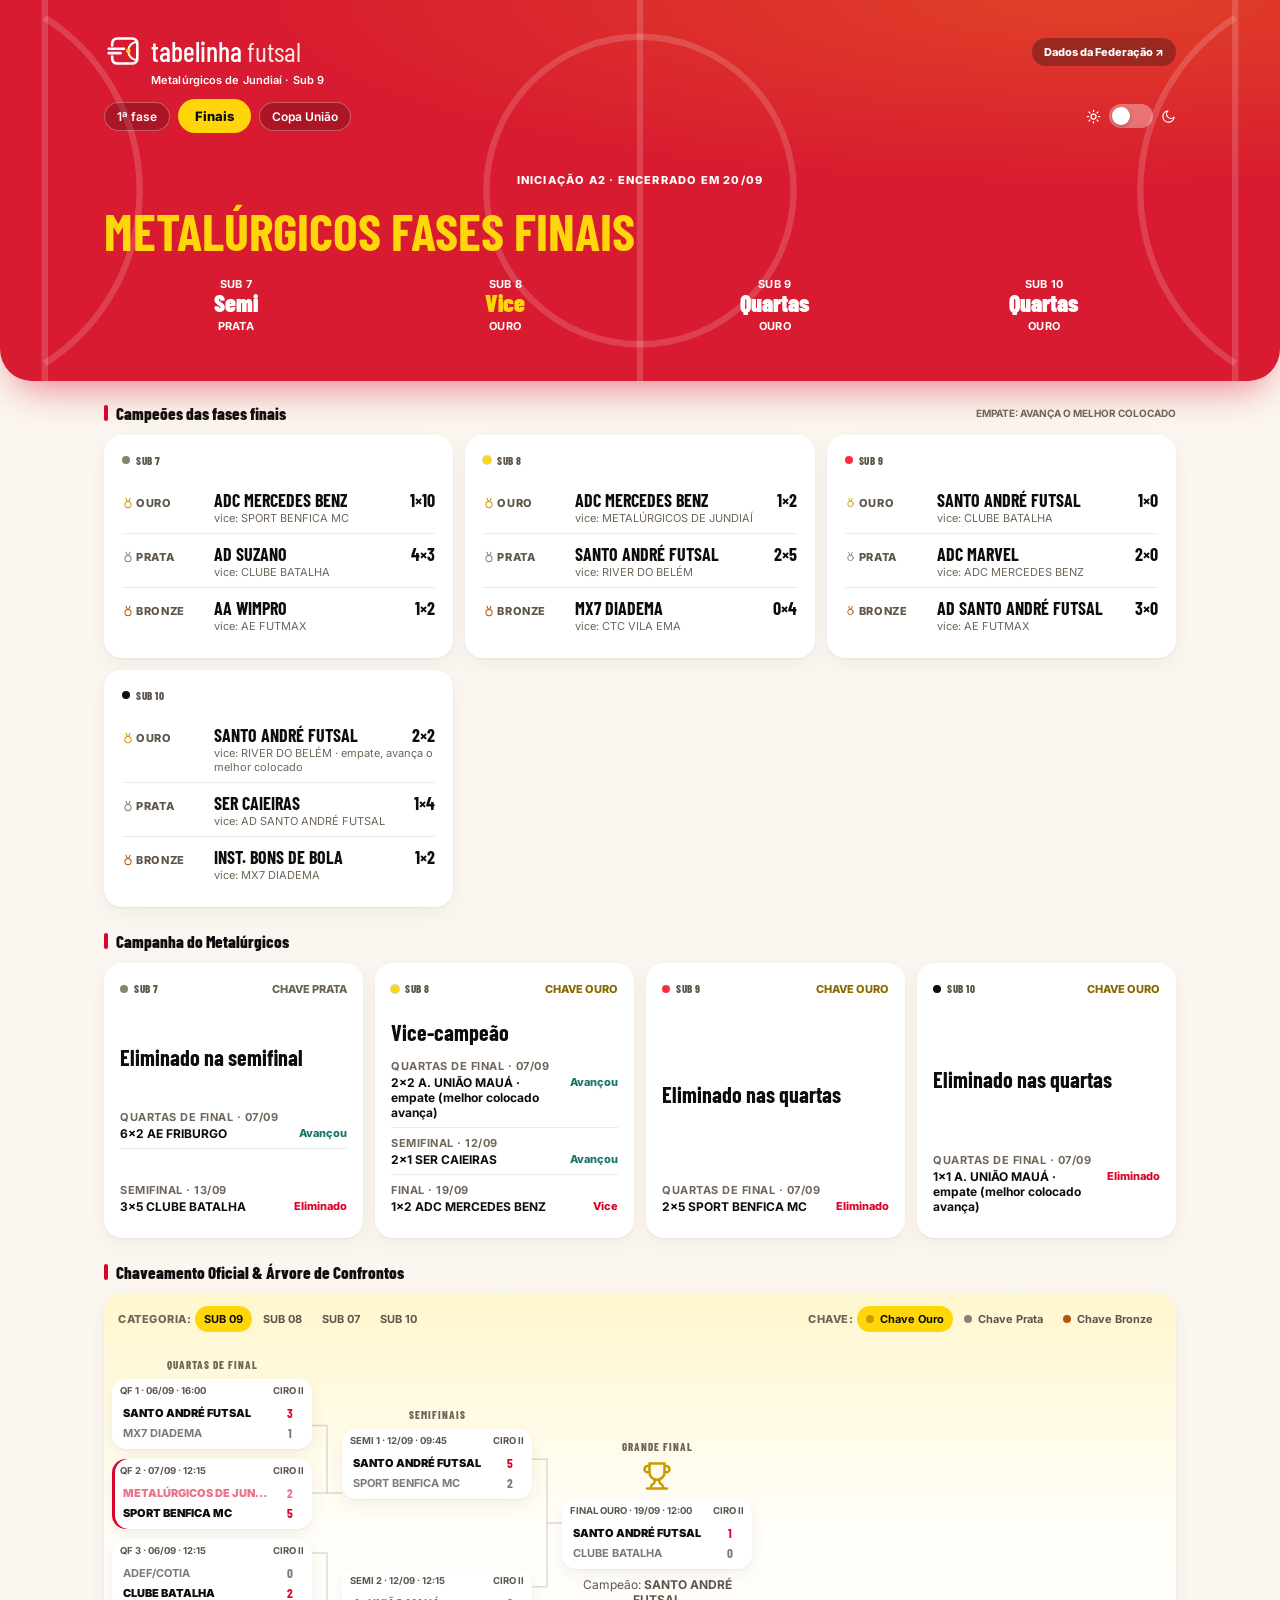
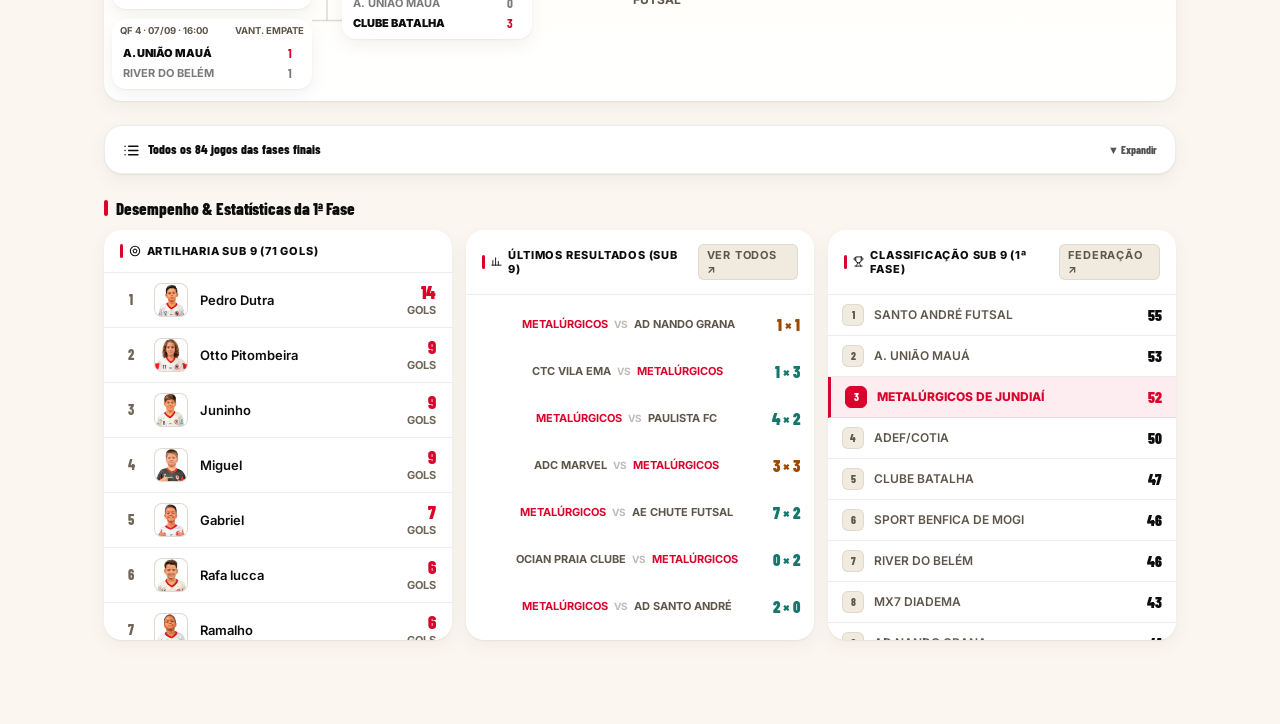
<file: finais.html>
<!DOCTYPE html>
<html lang="pt-BR">
<head>
<meta charset="UTF-8">
<meta name="viewport" content="width=device-width, initial-scale=1">
<title>Tabelinha Futsal · Finais — Metalúrgicos Jundiaí Sub 9</title>
<meta name="description" content="Fases finais do Paulista Iniciação A2 · campeões, campanha do Metalúrgicos e chaveamento.">
<meta name="theme-color" content="#FFD60A">
<link rel="manifest" href="manifest.webmanifest">
<link rel="icon" type="image/svg+xml" href="tabelinha-favicon.svg">
<link rel="icon" type="image/png" sizes="32x32" href="favicon-32.png">
<link rel="icon" type="image/png" sizes="16x16" href="favicon-16.png">
<link rel="apple-touch-icon" href="apple-touch-180.png">
<link href="https://fonts.googleapis.com/css2?family=Inter:wght@300;400;500;600;700;800;900&family=Barlow+Condensed:wght@500;600;700;800&display=swap" rel="stylesheet">
<style>
*,*::before,*::after{margin:0;padding:0;box-sizing:border-box}

:root {
  /* LIGHT MODE (Default) */
  --bg: #F4F5F7;
  --s1: #FFFFFF;
  --s2: #F8F9FA;
  --t1: #0D0D0D;
  --t2: #4B5563;
  --t3: #9CA3AF;
  --red: #D9042B; --red-bg: rgba(217,4,43,.06); --red-bd: rgba(217,4,43,.18);
  --green: #16A34A; --green-bg: rgba(22,163,74,.06); --green-bd: rgba(22,163,74,.2);
  --amber: #C07A00; --amber-bg: rgba(192,122,0,.06); --amber-bd: rgba(192,122,0,.2);
  --gold: #D97706; --gold-bg: rgba(217, 119, 6, 0.1); --gold-bd: rgba(217, 119, 6, 0.25);
  --silver: #64748B; --silver-bg: rgba(100, 116, 139, 0.1); --silver-bd: rgba(100, 116, 139, 0.25);
  --border: #E5E7EB; --border2: #D1D5DB;
  --r: 12px; --r2: 16px; --r3: 20px;
  --shadow: 0 4px 6px -1px rgba(0, 0, 0, 0.05), 0 2px 4px -1px rgba(0, 0, 0, 0.03);
  --shadow-lg: 0 10px 25px -5px rgba(0, 0, 0, 0.08), 0 8px 10px -6px rgba(0, 0, 0, 0.04);
}

html.dark-mode {
  /* DARK MODE (Glassmorphism) */
  --bg: #0a0014;
  --s1: rgba(255, 255, 255, 0.06);
  --s2: rgba(255, 255, 255, 0.1);
  --t1: #ffffff;
  --t2: rgba(255, 255, 255, 0.75);
  --t3: rgba(255, 255, 255, 0.45);
  --red: #FF5A6E; --red-bg: rgba(217,4,43,.15); --red-bd: rgba(217,4,43,.35);
  --green: #4ade80; --green-bg: rgba(34,197,94,.1); --green-bd: rgba(34,197,94,.25);
  --amber: #FFD60A; --amber-bg: rgba(251,191,36,.1); --amber-bd: rgba(251,191,36,.25);
  --gold: #FFD60A; --gold-bg: rgba(251, 191, 36, 0.15); --gold-bd: rgba(251, 191, 36, 0.35);
  --silver: #E3DACB; --silver-bg: rgba(203, 213, 225, 0.12); --silver-bd: rgba(203, 213, 225, 0.3);
  --border: rgba(255, 255, 255, 0.12); --border2: rgba(255, 255, 255, 0.2);
  --shadow: 0 10px 30px rgba(0, 0, 0, 0.3);
  --shadow-lg: 0 20px 40px rgba(0, 0, 0, 0.5);
}

html {
  background: var(--bg);
  color: var(--t1);
  font-family: 'Inter', sans-serif;
  min-height: 100vh;
  transition: background-color 0.4s ease, color 0.4s ease;
  overflow-x: hidden;
}

body {
  max-width: 1100px;
  margin: 0 auto;
  padding: 20px 14px 60px;
  position: relative;
  z-index: 1;
}

/* MOBILE OPTIMIZATION BASE */
@media (max-width: 600px) {
  body {
    padding: 12px 10px 40px;
  }
}

/* ── ORBS BACKGROUND ── */
.orbs { display: none; position: fixed; inset: 0; pointer-events: none; z-index: -1; overflow: hidden; }
html.dark-mode .orbs { display: block; }
.orb { position: absolute; border-radius: 50%; filter: blur(80px); opacity: .5; animation: float-orb 14s ease-in-out infinite alternate; }
.orb1 { width: 500px; height: 500px; background: radial-gradient(circle, #D9042B 0%, transparent 70%); top: -150px; left: -100px; }
.orb2 { width: 450px; height: 450px; background: radial-gradient(circle, #4f46e5 0%, transparent 70%); top: 30%; right: -120px; }
.orb3 { width: 380px; height: 380px; background: radial-gradient(circle, #0D0D0D 0%, transparent 70%); bottom: -80px; left: 20%; }
@keyframes float-orb {
  0% { transform: translate(0,0) scale(1); }
  50% { transform: translate(20px,-20px) scale(1.04); }
  100% { transform: translate(-10px,10px) scale(.98); }
}

/* ── UTILS & PANELS ── */
.glass-panel {
  background: var(--s1);
  border: 1px solid var(--border);
  border-radius: var(--r2);
  box-shadow: var(--shadow);
  transition: all 0.3s ease;
}
html.dark-mode .glass-panel {
  backdrop-filter: blur(20px);
  -webkit-backdrop-filter: blur(20px);
}
a { text-decoration: none; color: inherit; }
button { font-family: inherit; cursor: pointer; border: none; background: none; }

/* ── NAV ROW ── */
.nav-row {
  display: flex;
  align-items: center;
  justify-content: space-between;
  margin-bottom: 16px;
  flex-wrap: wrap;
  gap: 10px;
}
.nav-links {
  display: flex;
  align-items: center;
  gap: 8px;
  flex-wrap: wrap;
}
.nav-pill-btn {
  display: inline-flex;
  align-items: center;
  gap: 6px;
  padding: 8px 14px;
  border-radius: 999px;
  font-size: 12px;
  font-weight: 700;
  color: var(--t2);
  background: var(--s1);
  border: 1px solid var(--border);
  box-shadow: var(--shadow);
  transition: all 0.2s ease;
}
.nav-pill-btn:hover {
  color: var(--red);
  border-color: var(--red-bd);
  transform: translateY(-1px);
}
.nav-pill-btn.active {
  background: var(--red);
  color: #fff;
  border-color: var(--red);
  box-shadow: 0 4px 12px rgba(217,4,43,0.25);
}

.theme-switch-wrapper {
  display: flex;
  align-items: center;
  gap: 8px;
}
.theme-switch {
  position: relative;
  display: inline-block;
  width: 44px;
  height: 24px;
}
.theme-switch input { opacity: 0; width: 0; height: 0; }
.slider {
  position: absolute; cursor: pointer; inset: 0;
  background-color: rgba(0,0,0,0.15); transition: .3s; border-radius: 24px;
}
.slider:before {
  position: absolute; content: ""; height: 18px; width: 18px; left: 3px; bottom: 3px;
  background-color: white; transition: .3s; border-radius: 50%; box-shadow: 0 2px 4px rgba(0,0,0,0.2);
}
html.dark-mode .slider { background-color: rgba(255,255,255,0.3); }
html.dark-mode .slider:before { transform: translateX(20px); }

/* ── HERO BANNER ── */
.hero-banner {
  background: linear-gradient(135deg, #180309 0%, #2a050f 45%, #0D0D0D 100%);
  border-radius: var(--r3);
  padding: 24px 22px;
  margin-bottom: 20px;
  color: #FFFFFF;
  border: 1px solid rgba(255,255,255,0.12);
  position: relative;
  overflow: hidden;
  box-shadow: var(--shadow-lg);
}
.hero-banner::after {
  content: 'MATA-MATA';
  position: absolute;
  right: -20px;
  bottom: -25px;
  font-family: 'Barlow Condensed', sans-serif;
  font-size: clamp(60px, 10vw, 100px);
  font-weight: 900;
  color: rgba(255,255,255,0.03);
  letter-spacing: -2px;
  pointer-events: none;
}
.hero-top-tag {
  display: inline-flex;
  align-items: center;
  gap: 6px;
  padding: 4px 12px;
  border-radius: 999px;
  background: rgba(255, 59, 98, 0.2);
  border: 1px solid rgba(255, 59, 98, 0.4);
  color: #FF5A7E;
  font-size: 10px;
  font-weight: 800;
  letter-spacing: 1.2px;
  text-transform: uppercase;
  margin-bottom: 10px;
}
.hero-title {
  font-family: 'Barlow Condensed', sans-serif;
  font-size: clamp(22px, 4.5vw, 38px);
  font-weight: 900;
  line-height: 1.15;
  letter-spacing: -.5px;
  margin-bottom: 8px;
}
.hero-title span { color: #FF5A6E; }
.hero-sub {
  font-size: 12px;
  color: rgba(255, 255, 255, 0.75);
  max-width: 680px;
  line-height: 1.5;
  margin-bottom: 18px;
}
.hero-stats-row {
  display: grid;
  grid-template-columns: repeat(auto-fit, minmax(90px, 1fr));
  gap: 10px;
}
.hero-stat-box {
  background: rgba(255, 255, 255, 0.08);
  border: 1px solid rgba(255, 255, 255, 0.12);
  padding: 10px 12px;
  border-radius: 12px;
  text-align: center;
}
.hero-stat-box .num {
  font-family: 'Barlow Condensed', sans-serif;
  font-size: 20px;
  font-weight: 900;
  color: #FFF;
  line-height: 1;
}
.hero-stat-box .lbl {
  font-size: 9px;
  text-transform: uppercase;
  letter-spacing: 0.5px;
  color: rgba(255, 255, 255, 0.55);
  margin-top: 4px;
  font-weight: 700;
}
.hero-stat-box.gold .num { color: #FFD60A; }
.hero-stat-box.silver .num { color: #E3DACB; }

/* ── SECTION HEAD ── */
.section-head {
  display: flex;
  align-items: center;
  justify-content: space-between;
  margin-bottom: 12px;
  flex-wrap: wrap;
  gap: 8px;
}
.section-title {
  font-family: 'Barlow Condensed', sans-serif;
  font-size: 17px;
  font-weight: 800;
  display: flex;
  align-items: center;
  gap: 8px;
  color: var(--t1);
}
.section-title .icon-dot {
  width: 4px;
  height: 16px;
  background: var(--red);
  border-radius: 2px;
}

/* ── AGENDA FERIADÃO 07/09 ── */
.metal-agenda-grid {
  display: grid;
  grid-template-columns: repeat(auto-fit, minmax(240px, 1fr));
  gap: 12px;
  margin-bottom: 24px;
}
.metal-card {
  padding: 16px;
  position: relative;
  overflow: hidden;
  border-left: 4px solid var(--red);
  background: var(--s1);
  display: flex;
  flex-direction: column;
  justify-content: space-between;
}
.metal-card.ouro { border-left-color: #FFD60A; }
.metal-card.prata { border-left-color: #8A8173; }

.mc-top {
  display: flex;
  align-items: center;
  justify-content: space-between;
  margin-bottom: 10px;
}
.mc-cat-badge {
  font-family: 'Barlow Condensed', sans-serif;
  font-weight: 800;
  font-size: 11px;
  padding: 3px 8px;
  border-radius: 6px;
  letter-spacing: .5px;
}
.mc-cat-badge.sub9 { background: var(--red-bg); color: var(--red); border: 1px solid var(--red-bd); }
.mc-cat-badge.sub8 { background: var(--gold-bg); color: var(--gold); border: 1px solid var(--gold-bd); }
.mc-cat-badge.sub7 { background: var(--silver-bg); color: var(--silver); border: 1px solid var(--silver-bd); }
.mc-cat-badge.sub10 { background: transparent; color: var(--c10); border: 1px solid transparent; }

.mc-chave-pill {
  font-size: 10px;
  font-weight: 800;
  text-transform: uppercase;
  padding: 3px 8px;
  border-radius: 999px;
}
.mc-chave-pill.ouro { background: var(--gold-bg); color: var(--gold); border: 1px solid var(--gold-bd); }
.mc-chave-pill.prata { background: var(--silver-bg); color: var(--silver); border: 1px solid var(--silver-bd); }

.mc-matchup {
  font-family: 'Barlow Condensed', sans-serif;
  font-size: 15px;
  font-weight: 800;
  margin-bottom: 10px;
  line-height: 1.3;
}
.mc-matchup .our { color: var(--red); }
.mc-matchup .vs { font-size: 11px; opacity: 0.5; font-weight: 600; margin: 0 4px; }

.mc-info-list {
  font-size: 11px;
  color: var(--t2);
  display: flex;
  flex-direction: column;
  gap: 4px;
}
.mc-info-item strong { color: var(--t1); }
.mc-map-link {
  display: inline-flex;
  align-items: center;
  gap: 4px;
  color: var(--red);
  font-weight: 700;
  font-size: 11px;
  margin-top: 8px;
}
.mc-map-link:hover { text-decoration: underline; }

/* ── BRACKET SECTION & CONTROLS ── */
.bracket-section { margin-bottom: 24px; }
.bracket-controls {
  display: flex;
  align-items: center;
  justify-content: space-between;
  flex-wrap: wrap;
  gap: 10px;
  margin-bottom: 14px;
  background: var(--s1);
  padding: 10px 14px;
  border-radius: var(--r2);
  border: 1px solid var(--border);
}
.filter-group {
  display: flex;
  align-items: center;
  gap: 6px;
  flex-wrap: wrap;
}
.filter-label {
  font-size: 10px;
  font-weight: 800;
  text-transform: uppercase;
  letter-spacing: 0.5px;
  color: var(--t3);
  margin-right: 2px;
}
.filter-btn {
  padding: 6px 12px;
  border-radius: 8px;
  font-size: 11px;
  font-weight: 700;
  color: var(--t2);
  background: var(--s2);
  border: 1px solid var(--border);
  transition: all 0.2s ease;
  min-height: 34px;
}
.filter-btn:hover { background: var(--border); color: var(--t1); }
.filter-btn.active {
  background: var(--red);
  color: #fff;
  border-color: var(--red);
  box-shadow: 0 3px 8px rgba(217,4,43,0.25);
}
.filter-btn.gold.active {
  background: var(--gold);
  border-color: var(--gold);
}
.filter-btn.silver.active {
  background: #6B6358;
  border-color: #6B6358;
}
.filter-btn.bronze.active {
  background: #B4570A;
  border-color: #B4570A;
}

/* ── BRACKET TREE (RESPONSIVE TOUCH SCROLL) ── */
.bracket-tree-container {
  overflow-x: auto;
  -webkit-overflow-scrolling: touch;
  padding: 18px 10px;
}
.bracket-tree {
  display: grid;
  grid-template-columns: 270px 50px 250px 50px 250px;
  align-items: center;
  min-width: 870px;
  margin: 0 auto;
}
.bracket-col-title {
  text-align: center;
  font-family: 'Barlow Condensed', sans-serif;
  font-size: 11px;
  font-weight: 800;
  text-transform: uppercase;
  letter-spacing: 1px;
  color: var(--t3);
  margin-bottom: 12px;
}
.bracket-col-qf { display: flex; flex-direction: column; gap: 14px; }
.bracket-col-sf { display: flex; flex-direction: column; gap: 90px; }
.bracket-col-f { display: flex; flex-direction: column; justify-content: center; }

.b-match-card {
  background: var(--s1);
  border: 1px solid var(--border);
  border-radius: var(--r);
  box-shadow: var(--shadow);
  padding: 8px 10px;
  position: relative;
  transition: all 0.2s ease;
}
.b-match-card:hover {
  transform: translateY(-2px);
  border-color: var(--border2);
}
.b-match-card.is-metal {
  border: 2px solid var(--red);
  background: linear-gradient(to right, var(--red-bg), var(--s1));
}
.b-match-meta {
  display: flex;
  align-items: center;
  justify-content: space-between;
  font-size: 9px;
  font-weight: 700;
  color: var(--t3);
  text-transform: uppercase;
  margin-bottom: 6px;
  padding-bottom: 3px;
  border-bottom: 1px dashed var(--border);
}
.b-match-meta .dt { color: var(--t2); }
.b-match-meta .gym { color: var(--red); font-weight: 800; }

.b-team-row {
  display: flex;
  align-items: center;
  justify-content: space-between;
  padding: 3px 4px;
  border-radius: 4px;
  font-size: 11px;
  font-weight: 600;
  color: var(--t1);
}
.b-team-row.our { color: var(--red); font-weight: 800; }
.b-team-row .t-name {
  flex: 1;
  white-space: nowrap;
  overflow: hidden;
  text-overflow: ellipsis;
  padding-right: 6px;
}
.b-team-row .score-box {
  width: 22px;
  height: 20px;
  display: flex;
  align-items: center;
  justify-content: center;
  font-family: 'Barlow Condensed', sans-serif;
  font-size: 12px;
  font-weight: 800;
  background: var(--s2);
  border: 1px solid var(--border);
  border-radius: 4px;
}

.b-connector {
  display: flex;
  align-items: center;
  justify-content: center;
  position: relative;
  height: 100%;
}
.trophy-badge {
  text-align: center;
  font-size: 24px;
  margin-bottom: 6px;
  animation: bounce 2s infinite ease-in-out;
}
@keyframes bounce {
  0%, 100% { transform: translateY(0); }
  50% { transform: translateY(-5px); }
}

/* ── BRACKET VENUE CALLOUT (INSIDE BRACKET CARD) ── */
.bracket-venue-callout {
  margin: 16px 14px 14px;
  padding: 16px 20px;
  border-radius: var(--r2);
  background: linear-gradient(135deg, rgba(217,4,43,0.08) 0%, var(--s2) 100%);
  border: 1.5px solid var(--red-bd);
  display: flex;
  align-items: center;
  justify-content: space-between;
  gap: 14px;
  flex-wrap: wrap;
  box-shadow: 0 4px 14px rgba(217,4,43,0.12);
}
.bvc-tag {
  display: inline-flex;
  align-items: center;
  gap: 4px;
  font-size: 9px;
  font-weight: 800;
  color: var(--red);
  text-transform: uppercase;
  letter-spacing: 1px;
  margin-bottom: 4px;
}
.bvc-title {
  font-family: 'Barlow Condensed', sans-serif;
  font-size: 16px;
  font-weight: 900;
  color: var(--t1);
  margin-bottom: 3px;
}
.bvc-address {
  font-size: 11px;
  color: var(--t2);
  font-weight: 500;
}
.bvc-map-btn {
  display: inline-flex;
  align-items: center;
  gap: 6px;
  background: var(--red);
  color: #fff;
  padding: 10px 18px;
  border-radius: 10px;
  font-weight: 800;
  font-size: 12px;
  text-transform: uppercase;
  letter-spacing: .5px;
  box-shadow: 0 4px 12px rgba(217,4,43,0.3);
  transition: transform 0.2s ease, opacity 0.2s ease;
  white-space: nowrap;
}
.bvc-map-btn:hover {
  transform: translateY(-2px);
  opacity: 0.95;
}

/* ── GAVETA RETRÁTIL TABELA ── */
.btn-toggle-full-table {
  width: 100%;
  padding: 14px 18px;
  background: var(--s1);
  border: 1.5px solid var(--border);
  border-radius: var(--r2);
  display: flex;
  align-items: center;
  justify-content: space-between;
  font-family: 'Barlow Condensed', sans-serif;
  font-size: 13px;
  font-weight: 800;
  color: var(--t1);
  cursor: pointer;
  box-shadow: var(--shadow);
  transition: all 0.2s ease;
}
.btn-toggle-full-table:hover { background: var(--s2); border-color: var(--border2); }
.acc-chevron { transition: transform 0.3s ease; font-size: 11px; opacity: 0.7; }
.btn-toggle-full-table.open .acc-chevron { transform: rotate(180deg); }

.day-tabs-wrapper { display: flex; gap: 6px; margin-bottom: 10px; flex-wrap: wrap; }
.day-tab-btn {
  padding: 6px 12px; border-radius: 8px; font-size: 11px; font-weight: 700;
  background: var(--s1); border: 1px solid var(--border); color: var(--t2); transition: all 0.2s;
}
.day-tab-btn.active { background: var(--t1); color: var(--s1); border-color: var(--t1); }

.schedule-table-wrap {
  overflow-x: auto;
  -webkit-overflow-scrolling: touch;
  border-radius: var(--r2);
  border: 1px solid var(--border);
  background: var(--s1);
  box-shadow: var(--shadow);
}
.sched-table { width: 100%; border-collapse: collapse; font-size: 11px; text-align: left; min-width: 580px; }
.sched-table th {
  padding: 10px 12px; background: var(--s2); border-bottom: 1px solid var(--border);
  font-family: 'Barlow Condensed', sans-serif; font-size: 10px; font-weight: 800; text-transform: uppercase; letter-spacing: .5px; color: var(--t3);
}
.sched-table td { padding: 10px 12px; border-bottom: 1px solid var(--border); color: var(--t2); }
.sched-table tr.is-metal-row { background: var(--red-bg); font-weight: 700; }
.sched-table tr.is-metal-row td { color: var(--t1); }
.sched-badge {
  display: inline-flex; padding: 2px 6px; border-radius: 4px; font-size: 9px; font-weight: 800; text-transform: uppercase;
}
.sched-badge.ouro { background: var(--gold-bg); color: var(--gold); border: 1px solid var(--gold-bd); }
.sched-badge.prata { background: var(--silver-bg); color: var(--silver); border: 1px solid var(--silver-bd); }
.sched-badge.bronze { background: rgba(180,87,10, 0.1); color: #B4570A; border: 1px solid rgba(180,87,10, 0.25); }

/* ── 3 COLS ESTATÍSTICAS (ARTILHARIA + ÚLTIMOS RESULTADOS + CLASSIFICAÇÃO) ── */
.stats-cols {
  display: grid;
  grid-template-columns: repeat(auto-fit, minmax(300px, 1fr));
  gap: 14px;
  align-items: start;
  margin-bottom: 24px;
}
@media (max-width: 768px) {
  .stats-cols { grid-template-columns: 1fr; }
}

.stats-cols .glass-panel {
  height: 380px;
  display: flex;
  flex-direction: column;
}
.panel-head {
  padding: 14px 16px;
  border-bottom: 1px solid var(--border);
  font-size: 11px;
  font-weight: 800;
  text-transform: uppercase;
  letter-spacing: .8px;
  color: var(--t3);
  display: flex;
  align-items: center;
  justify-content: space-between;
  gap: 8px;
  flex-shrink: 0;
}
.panel-head-title {
  display: flex;
  align-items: center;
  gap: 6px;
  color: var(--t1);
}
.panel-head-title::before {
  content: ''; width: 3px; height: 14px; background: var(--red); border-radius: 2px;
}
.scroll-list {
  flex: 1;
  overflow-y: auto;
  -webkit-overflow-scrolling: touch;
}
.scroll-list::-webkit-scrollbar { width: 5px; }
.scroll-list::-webkit-scrollbar-track { background: transparent; }
.scroll-list::-webkit-scrollbar-thumb { background: var(--border2); border-radius: 4px; }

/* ARTILHARIA (INDEX STYLE - EQUAL RESPECT FOR ALL PLAYERS) */
.scorer-row {
  display: flex;
  align-items: center;
  gap: 12px;
  padding: 10px 16px;
  border-bottom: 1px solid var(--border);
  transition: background 0.15s;
}
.scorer-row:last-child { border-bottom: none; }
.scorer-row:hover { background: var(--s2); }
.s-pos {
  font-family: 'Barlow Condensed', sans-serif;
  font-size: 14px;
  font-weight: 800;
  color: var(--t3);
  width: 22px;
  text-align: center;
}
.s-photo {
  width: 34px;
  height: 34px;
  border-radius: 8px;
  background: var(--s2);
  border: 1px solid var(--border);
  overflow: hidden;
  flex-shrink: 0;
}
.s-photo img { width: 100%; height: 100%; object-fit: cover; }
.s-info { flex: 1; min-width: 0; }
.s-name { font-size: 13px; font-weight: 600; color: var(--t1); white-space: nowrap; overflow: hidden; text-overflow: ellipsis; }
.s-goals-wrap { display: flex; flex-direction: column; gap: 2px; align-items: flex-end; }
.s-goals-num { font-family: 'Barlow Condensed', sans-serif; font-size: 16px; font-weight: 900; color: var(--red); line-height: 1; }
.s-goals-lbl { font-size: 9px; color: var(--t3); text-transform: uppercase; font-weight: 700; }

/* ÚLTIMOS RESULTADOS */
.last-games-container {
  display: flex;
  flex-direction: column;
  gap: 8px;
  padding: 10px 14px;
}
.lg-row {
  display: flex;
  align-items: center;
  justify-content: space-between;
  padding: 10px 12px;
  background: var(--s2);
  border-radius: 10px;
  border: 1px solid var(--border);
}
.lg-teams {
  font-size: 11px;
  font-weight: 700;
  color: var(--t2);
  text-transform: uppercase;
  display: flex;
  flex: 1;
  justify-content: center;
  gap: 6px;
  align-items: center;
}
.lg-teams span.our { color: var(--red); }
.lg-score {
  font-family: 'Barlow Condensed', sans-serif;
  font-size: 16px;
  font-weight: 900;
  color: var(--t1);
  background: var(--s1);
  padding: 3px 8px;
  border-radius: 6px;
  border: 1px solid var(--border);
}
.lg-row.w { border-color: var(--green-bd); background: var(--green-bg); }
.lg-row.d { border-color: var(--amber-bd); background: var(--amber-bg); }
.lg-row.l { border-color: var(--red-bd); background: var(--red-bg); }
.lg-row.w .lg-score { color: var(--green); border-color: var(--green-bd); }
.lg-row.d .lg-score { color: var(--amber); border-color: var(--amber-bd); }
.lg-row.l .lg-score { color: var(--red); border-color: var(--red-bd); }

/* CLASSIFICAÇÃO LIST */
.classif-row {
  display: grid;
  grid-template-columns: 24px 1fr 28px;
  align-items: center;
  gap: 8px;
  padding: 9px 14px;
  border-bottom: 1px solid var(--border);
  font-size: 12px;
}
.classif-row:last-child { border-bottom: none; }
.classif-row.our { background: var(--red-bg); border-left: 3px solid var(--red); }
.c-pos {
  width: 22px; height: 22px; border-radius: 6px;
  display: flex; align-items: center; justify-content: center;
  font-family: 'Barlow Condensed', sans-serif; font-size: 11px; font-weight: 800;
  background: var(--s2); color: var(--t2); border: 1px solid var(--border);
}
.classif-row.our .c-pos { background: var(--red); color: #fff; border-color: var(--red); }
.c-team { font-weight: 600; color: var(--t2); white-space: nowrap; overflow: hidden; text-overflow: ellipsis; }
.classif-row.our .c-team { color: var(--red); font-weight: 800; }
.c-pts { font-family: 'Barlow Condensed', sans-serif; font-size: 13px; font-weight: 900; color: var(--t1); text-align: right; }
.classif-row.our .c-pts { color: var(--red); }

.fed-link {
  font-size: 10px;
  font-weight: 700;
  color: var(--t2);
  background: var(--s2);
  padding: 3px 8px;
  border-radius: 6px;
  border: 1px solid var(--border);
  transition: all 0.2s;
}
.fed-link:hover { background: var(--t2); color: var(--s1); }

:root {
  /* ID Tabelinha Futsal — paleta C */
  --bg: #FBF7F0;
  --s1: #FFFFFF;
  --s2: #F1EADF;
  --t1: #0D0D0D;
  --t2: #5E564B;
  --t3: #8A8173;
  --brand: #FB2C42; --yel: #FFD60A; --ball: #FB2C42;
  --red: #D9042B; --red-bg: rgba(217,4,43,.07); --red-bd: rgba(217,4,43,.2);
  --green: #17766B; --green-bg: rgba(30,140,128,.1); --green-bd: rgba(30,140,128,.28);
  --amber: #9A4B00; --amber-bg: rgba(255,138,31,.12); --amber-bd: rgba(255,138,31,.32);
  --gold: #8A6A00; --gold-bg: rgba(255,214,10,.22); --gold-bd: rgba(255,214,10,.6);
  --silver: #6B6358; --silver-bg: rgba(107,99,88,.1); --silver-bd: rgba(107,99,88,.25);
  --border: rgba(13,13,13,.08); --border2: rgba(13,13,13,.14);
  --r: 12px; --r2: 18px; --r3: 24px;
  --shadow: 0 1px 2px rgba(60,40,20,.06), 0 6px 18px rgba(60,40,20,.06);
  --shadow-lg: 0 14px 34px -10px rgba(60,40,20,.22);
}

html.dark-mode {
  --bg: #121110;
  --s1: #1D1B19;
  --s2: #2A2724;
  --t1: #FBF7F0;
  --t2: #BDB3A4;
  --t3: #8B8174;
  --brand: #E8172E; --ball: #FFD60A;
  --red: #FF5A6E; --red-bg: rgba(255,90,110,.14); --red-bd: rgba(255,90,110,.35);
  --green: #4CC4B5; --green-bg: rgba(76,196,181,.12); --green-bd: rgba(76,196,181,.3);
  --amber: #FFA24A; --amber-bg: rgba(255,162,74,.12); --amber-bd: rgba(255,162,74,.3);
  --gold: #FFD60A; --gold-bg: rgba(255,214,10,.14); --gold-bd: rgba(255,214,10,.35);
  --silver: #BDB3A4; --silver-bg: rgba(189,179,164,.12); --silver-bd: rgba(189,179,164,.3);
  --border: rgba(251,247,240,.1); --border2: rgba(251,247,240,.18);
  --shadow: 0 1px 2px rgba(0,0,0,.4);
  --shadow-lg: 0 14px 34px rgba(0,0,0,.45);
}

/* ── NAV ROW ── */
.nav-row {
  display: flex;
  align-items: center;
  justify-content: space-between;
  margin-bottom: 16px;
  flex-wrap: wrap;
  gap: 10px;
}
.nav-links {
  display: flex;
  align-items: center;
  gap: 8px;
  flex-wrap: wrap;
}
.nav-pill-btn {
  display: inline-flex;
  align-items: center;
  gap: 6px;
  padding: 8px 14px;
  border-radius: 999px;
  font-size: 12px;
  font-weight: 700;
  color: var(--t2);
  background: var(--s1);
  border: 1px solid var(--border);
  box-shadow: var(--shadow);
  transition: all 0.2s ease;
}
.nav-pill-btn:hover {
  color: var(--red);
  border-color: var(--red-bd);
  transform: translateY(-1px);
}
.nav-pill-btn.active {
  background: var(--red);
  color: #fff;
  border-color: var(--red);
  box-shadow: 0 4px 12px rgba(217,4,43,0.25);
}



/* ── Páginas 1ª fase / Finais ── */
.top-bar { background-color: var(--brand); background-image: url("data:image/svg+xml,%3Csvg xmlns='http://www.w3.org/2000/svg' viewBox='0 0 400 300' fill='none' stroke='white' stroke-opacity='.16' stroke-width='2'%3E%3Crect x='14' y='14' width='372' height='272' rx='8'/%3E%3Cpath d='M200 14V286'/%3E%3Ccircle cx='200' cy='150' r='48'/%3E%3Cpath d='M14 96a64 64 0 0 1 0 108M386 96a64 64 0 0 0 0 108'/%3E%3C/svg%3E"); background-size: cover; background-position: center; border: 0; box-shadow: 0 14px 34px -10px rgba(251,44,66,.55); }
html.dark-mode .top-bar { background-color: var(--brand); border: 0; backdrop-filter: none; -webkit-backdrop-filter: none; }
.tb-badge { background: none; border: 0; padding: 0; color: #FFD60A; }
.tb-title { font-weight: 700; letter-spacing: 0; }
.tb-stat { background: transparent; border: 0; padding: 4px 0; }
.tb-stat .n { font-size: 26px; }
.tb-stat .l { color: rgba(255,255,255,.88); }
.wdl-card, .wdl-card.w, .wdl-card.d, .wdl-card.l, .wdl-card.a { border: 0; }
.lg-row, .lg-row.w, .lg-row.d, .lg-row.l { border: 0; background: transparent; padding-left: 0; padding-right: 0; }
.lg-score, .lg-row.w .lg-score, .lg-row.d .lg-score, .lg-row.l .lg-score { background: transparent; border: 0; padding: 0; }
.next-banner { border: 0; }
.nb-pulse, .nb-right { background: transparent; border: 0; padding-left: 0; padding-right: 0; }
/* ── ID Tabelinha Futsal · aplicada sem mudar a estrutura da página ── */
.orbs { display: none !important; }
html.dark-mode .glass-panel { backdrop-filter: none; -webkit-backdrop-filter: none; }
.brand-row { display: flex; align-items: center; justify-content: space-between; gap: 12px; flex-wrap: wrap; margin-bottom: 14px; }
.brand { display: flex; align-items: center; gap: 9px; color: var(--t1); line-height: 1; }
.brand svg { display: block; flex: none; }
.brand .bw { display: flex; align-items: baseline; gap: 5px; font-family: 'Barlow Condensed', sans-serif; font-weight: 500; font-size: 30px; text-transform: lowercase; }
.brand .bw span { font-weight: 400; color: var(--t3); }
.brand-sub { font-size: 12px; font-weight: 600; color: var(--t2); }
.nav-pill-btn.active { background: var(--yel); color: #0D0D0D; border-color: transparent; box-shadow: none; }
.nav-pill-btn:hover { color: var(--t1); border-color: var(--border2); }
.hero-banner {
  background-color: var(--brand);
  background-image: url("data:image/svg+xml,%3Csvg xmlns='http://www.w3.org/2000/svg' viewBox='0 0 400 300' fill='none' stroke='white' stroke-opacity='.16' stroke-width='2'%3E%3Crect x='14' y='14' width='372' height='272' rx='8'/%3E%3Cpath d='M200 14V286'/%3E%3Ccircle cx='200' cy='150' r='48'/%3E%3Cpath d='M14 96a64 64 0 0 1 0 108M386 96a64 64 0 0 0 0 108'/%3E%3C/svg%3E");
  background-size: cover; background-position: center; border: 0;
  box-shadow: 0 14px 34px -10px rgba(251,44,66,.55);
}
.hero-banner::after { color: rgba(255,255,255,.07); }
.hero-top-tag { background: rgba(255,255,255,.18); border-color: rgba(255,255,255,.32); color: #FFD60A; }
.hero-banner .hero-title { font-weight: 700; letter-spacing: 0; font-size: clamp(30px, 6.4vw, 52px); }
.hero-banner .hero-title span, .hero-banner.copa .hero-title span { color: #FFD60A; }
.hero-sub { color: rgba(255,255,255,.92); }
.hero-stat-box { background: rgba(255,255,255,.16); border-color: rgba(255,255,255,.22); }
.hero-stat-box .num { font-size: 26px; }
.hero-stat-box .lbl { color: rgba(255,255,255,.88); }
.hero-stat-box.gold .num { color: #FFD60A; }
.hero-stat-box.silver .num { color: #FFFFFF; }
.hv-team.our { color: #FFD60A; font-size: clamp(18px, 4vw, 26px); }
.hv-team:not(.our) { color: rgba(255,255,255,.95); }
.hv-score { font-size: clamp(34px, 9vw, 60px); }
.hv-score small { color: rgba(255,255,255,.85); }
.hero-when { background: rgba(255,255,255,.16); border-color: rgba(255,255,255,.28); color: #FFD60A; }
.metal-card.ouro { border-left-color: #FFD60A; }
html.dark-mode .modal { background: #1D1B19; }
.gm-score { font-size: 21px; }
.c-pts { font-size: 15px; }
.s-goals-num { font-size: 18px; }
.ac-n { font-size: 17px; }
.nc-team { font-size: 18px; }
.tie-team .ts, .mt-t .sc, .md-table td.sc { font-size: 14px; }

/* ── Menos caixas: o conteúdo respira sobre o fundo, sem moldura atrás de cada texto ── */
.glass-panel, .tie-card, .mt, details.chave, details.quartas-det { border: 0; box-shadow: var(--shadow); }
.nav-pill-btn { border: 0; }
.mc-cat-badge, .mc-chave-pill, .sched-badge, .cat-tag { background: transparent !important; border: 0 !important; padding-left: 0; padding-right: 0; }
.pill, .chip { border: 0; }
.gm-score, .tie-team .ts, .mt-t .sc, .md-table td.sc { background: transparent; border: 0; padding: 0; min-width: 0; height: auto; }
.nc-when span { background: transparent; border: 0; padding: 0; }
.hero-when { background: transparent; border: 0; padding: 0; }
.hero-stat-box { background: transparent; border: 0; padding: 4px 0; }
.note, .semi-foot, .md-res { background: transparent; border: 0; padding: 0; }

/* ── Menos caixas, segunda passada: placares, etiquetas e faixas viram texto sobre o fundo ── */
.hero-top-tag { background: none; border: 0; padding: 0; }
.mt-top, .tie-meta { background: transparent; border-bottom: 0; }
.mt-t.win .sc, .tie-team.win .ts { background: transparent !important; color: var(--red) !important; border: 0 !important; }
.mt-t.lead .sc, .tie-team.lead .ts { background: transparent !important; color: var(--amber) !important; border: 0 !important; }
.next-card { background: transparent; border: 0; padding: 0; }
.nc-when, .venue-box { background: transparent; border-top: 0; }
.nc-when .tbd { background: transparent; border: 0; }
.leg-head { border-bottom: 0; }
.pill.done, .pill.next { background: transparent; border: 0; padding-left: 0; padding-right: 0; }
.ptab { background: transparent; border: 0; }
.ptab.active { background: transparent; color: var(--red); box-shadow: inset 0 -2px 0 var(--red); border-radius: 0; }
.chip.ok, .chip.lead, .chip.wait { background: transparent; border: 0; padding-left: 0; padding-right: 0; }
.tie-card.is-metal { border: 0; background: var(--s1); box-shadow: inset 3px 0 0 var(--red), var(--shadow); }
.mt.final { border: 0; }
</style>
<link rel="stylesheet" href="tabelinha.css?v=26">
</head>
<body>

<div class="orbs"></div>

<header class="hero-full"><div class="hero-in">
<!-- MARCA -->
<div class="brand-row"><div class="brand-wrap"><a class="brand" href="index.html" aria-label="Tabelinha Futsal">
  <svg width="38" height="38" viewBox="48 48 160 160" aria-hidden="true" focusable="false"><g fill="none" stroke="currentColor" stroke-linecap="round" stroke-linejoin="round"><path d="M82.43,104.48v-5.88c0-15.68,7.84-23.52,23.52-23.52h58.8c15.68,0,23.52,7.84,23.52,23.52v58.8c0,15.68-7.84,23.52-23.52,23.52h-58.8c-15.68,0-23.52-7.84-23.52-23.52v-5.88" stroke-width="11"/><path d="M67.73,118.79h64.68M67.73,137.05h49.98" stroke-width="11"/><path d="M188.27,89.78c-21.11,0-38.22,17.11-38.22,38.22s17.11,38.22,38.22,38.22" stroke-width="8.5"/></g><circle cx="150.05" cy="128" r="9.86" fill="var(--ball)"/></svg>
  <span class="bw">tabelinha<span>futsal</span></span></a>
  <span class="brand-sub">Metalúrgicos de Jundiaí · Sub 9</span></div>
  <a class="fed-btn" href="https://eventos.admfutsal.com.br/evento/902" target="_blank" rel="noopener"><span class="fed-lbl">Dados da </span>Federação ↗</a></div>
<div class="nav-row">
  <div class="nav-links">
    <a href="primeira-fase.html" class="nav-pill-btn">1ª fase</a>
    <a href="finais.html" class="nav-pill-btn active">Finais</a>
    <a href="index.html" class="nav-pill-btn">Copa União</a>
  </div>
  <div class="theme-switch-wrapper">
    <span style="font-size:14px;">☀️</span>
    <label class="theme-switch"><input type="checkbox" id="themeCheckbox" aria-label="Alternar modo escuro" onchange="toggleTheme()"><span class="slider round"></span></label>
    <span style="font-size:14px;">🌙</span>
  </div>
</div>

<!-- HERO BANNER -->
<div class="hero-banner">
  <div class="hero-top-tag">Iniciação A2 · Encerrado em 20/09</div>
  <h1 class="hero-title">METALÚRGICOS <span>FASES FINAIS</span></h1>

  <div class="hero-stats-row">
    <div class="hero-stat-box"><div class="lbl">Sub 7</div><div class="num">Semi</div><div class="lbl">Prata</div></div>
    <div class="hero-stat-box gold"><div class="lbl">Sub 8</div><div class="num">Vice</div><div class="lbl">Ouro</div></div>
    <div class="hero-stat-box"><div class="lbl">Sub 9</div><div class="num">Quartas</div><div class="lbl">Ouro</div></div>
    <div class="hero-stat-box"><div class="lbl">Sub 10</div><div class="num">Quartas</div><div class="lbl">Ouro</div></div>
  </div>
</div>
</div></header>
<main id="conteudo">

<!-- CAMPEÕES -->
<div class="section-head">
  <div class="section-title"><div class="icon-dot"></div>Campeões das fases finais</div>
  <span style="font-size: 10px; font-weight: 700; color: var(--t3); text-transform: uppercase;">Empate: avança o melhor colocado</span>
</div>
<div class="champ-grid" id="champGrid"></div>

<!-- CAMPANHA METALÚRGICOS -->
<div class="section-head">
  <div class="section-title">
    <div class="icon-dot"></div>
    Campanha do Metalúrgicos
  </div>
</div>

<div class="metal-agenda-grid" id="metalAgendaGrid">
  <!-- Injetado via JS -->
</div>

<!-- CHAVEAMENTO & ÁRVORE DO MATA-MATA (COM GINÁSIO EMBUTIDO) -->
<div class="bracket-section">
  <div class="section-head">
    <div class="section-title">
      <div class="icon-dot" style="background:#FFD60A;"></div>
      Chaveamento Oficial & Árvore de Confrontos
    </div>
  </div>

  <div class="glass-panel">
    <div class="bracket-controls">
      <div class="filter-group">
        <span class="filter-label">Categoria:</span>
        <button class="filter-btn active" onclick="setCategory('SUB 9', this)">SUB 09</button>
        <button class="filter-btn" onclick="setCategory('SUB 8', this)">SUB 08</button>
        <button class="filter-btn" onclick="setCategory('SUB 7', this)">SUB 07</button>
        <button class="filter-btn" onclick="setCategory('SUB 10', this)">SUB 10</button>
      </div>

      <div class="filter-group">
        <span class="filter-label">Chave:</span>
        <button class="filter-btn gold active" onclick="setChave('OURO', this)">Chave Ouro 🏆</button>
        <button class="filter-btn silver" onclick="setChave('PRATA', this)">Chave Prata 🥈</button>
        <button class="filter-btn bronze" onclick="setChave('BRONZE', this)">Chave Bronze 🥉</button>
      </div>
    </div>

    <div class="bracket-tree-container">
      <div class="bracket-tree" id="bracketTree">
        <!-- Injetado via JS -->
      </div>
    </div>

  </div>
</div>

<!-- GAVETA RETRÁTIL TABELA FPFS (MOVIDA PARA ENTRE O CHAVEAMENTO E OS BLOCOS) -->
<div style="margin-bottom: 24px;">
  <button class="btn-toggle-full-table" onclick="toggleFullTable(this)">
    <span style="display:flex; align-items:center; gap:8px;">
      <span style="font-size:16px;">📋</span>
      <span>Todos os 84 jogos das fases finais</span>
    </span>
    <span class="acc-chevron" id="accChevron">▼ Expandir</span>
  </button>

  <div class="full-table-content" id="fullTableContent" style="display:none; margin-top:12px;">
    <div class="day-tabs-wrapper" id="dayTabs"></div>

    <div class="schedule-table-wrap">
      <table class="sched-table">
        <thead>
          <tr>
            <th>Data / Hora</th>
            <th>Chave</th>
            <th>Cat.</th>
            <th>Fase</th>
            <th>Confronto</th>
            <th>Local / Ginásio</th>
          </tr>
        </thead>
        <tbody id="scheduleTableBody">
          <!-- Injetado via JS -->
        </tbody>
      </table>
    </div>
  </div>
</div>

<!-- 3 BOXES DE ESTATÍSTICAS (ARTILHARIA, ÚLTIMOS RESULTADOS E CLASSIFICAÇÃO) -->
<div class="section-head">
  <div class="section-title">
    <div class="icon-dot"></div>
    Desempenho & Estatísticas da 1ª Fase
  </div>
</div>

<div class="stats-cols">

  <!-- BOX 1: ARTILHARIA SUB 9 -->
  <div class="glass-panel">
    <div class="panel-head">
      <div class="panel-head-title">⚽ Artilharia Sub 9 (71 Gols)</div>
    </div>
    <div id="artilhariaList" class="scroll-list">
      <!-- Injetado via JS -->
    </div>
  </div>

  <!-- BOX 2: ÚLTIMOS RESULTADOS (1ª FASE) -->
  <div class="glass-panel">
    <div class="panel-head">
      <div class="panel-head-title">📊 Últimos Resultados (Sub 9)</div>
      <a href="primeira-fase.html" class="fed-link">Ver Todos ↗</a>
    </div>
    <div id="lastGamesList" class="scroll-list last-games-container">
      <!-- Injetado via JS -->
    </div>
  </div>

  <!-- BOX 3: CLASSIFICAÇÃO SUB 9 (1ª FASE) -->
  <div class="glass-panel">
    <div class="panel-head">
      <div class="panel-head-title">🏆 Classificação Sub 9 (1ª Fase)</div>
      <a href="https://eventos.admfutsal.com.br/evento/902" target="_blank" class="fed-link">Federação ↗</a>
    </div>
    <div id="classifList" class="scroll-list">
      <!-- Injetado via JS -->
    </div>
  </div>

</div>

</main>
<script>
// =====================================================
// THEME LOGIC
// =====================================================
function toggleTheme() {
  const html = document.documentElement;
  const cb = document.getElementById('themeCheckbox');
  if (cb.checked) {
    html.classList.add('dark-mode');
    localStorage.setItem('theme', 'dark');
  } else {
    html.classList.remove('dark-mode');
    localStorage.setItem('theme', 'light');
  }
}
if (localStorage.getItem('theme') === 'dark') {
  document.documentElement.classList.add('dark-mode');
  document.getElementById('themeCheckbox').checked = true;
}

// =====================================================
// PLAYERS DATA & PHOTOS (REFERÊNCIA CORRETA DO INDEX)
// =====================================================
const PLAYERS = [
  { id: 1, name: "Bernardo Zanini", photo: "fotos_jogadores/01.png" },
  { id: 2, name: "Miguel", photo: "fotos_jogadores/02.png" },
  { id: 3, name: "Caio", photo: "fotos_jogadores/03.png" },
  { id: 4, name: "Xerife", photo: "fotos_jogadores/04.png" },
  { id: 6, name: "Rafinha", photo: "fotos_jogadores/06.png" },
  { id: 7, name: "Gabriel", photo: "fotos_jogadores/07.png" },
  { id: 8, name: "Juninho", photo: "fotos_jogadores/08.png" },
  { id: 9, name: "Davi lucca", photo: "fotos_jogadores/09.png" },
  { id: 10, name: "Pedro Dutra", photo: "fotos_jogadores/12.png" },
  { id: 11, name: "Miguel Duca", photo: "fotos_jogadores/11.png" },
  { id: 12, name: "Rafa lucca", photo: "fotos_jogadores/5.png" },
  { id: 13, name: "Ramalho", photo: "fotos_jogadores/10.png" },
  { id: 14, name: "Bernardo Marques", photo: "fotos_jogadores/14.png" },
  { id: 15, name: "Moisés", photo: "fotos_jogadores/15.png" },
  { id: 17, name: "Otto Pitombeira", photo: "fotos_jogadores/17.png" },
  { id: 20, name: "Davizinho", photo: "fotos_jogadores/20.png" }
].map(p => ({ ...p, displayName: `${p.id} - ${p.name}` }));

// =====================================================
// DADOS DOS JOGOS DA 1ª FASE (PARA ARTILHARIA E ÚLTIMOS RESULTADOS)
// =====================================================
const FIRST_FASE_GAMES = [
  { gameNum: "08", date: "15/03", home: "CLUBE BATALHA", away: "METALÚRGICOS", homeScore: 2, awayScore: 2, finalGoals: '{"17 - Otto Pitombeira":2}' },
  { gameNum: "16", date: "21/03", home: "METALÚRGICOS", away: "SANTO ANDRÉ FUTSAL", homeScore: 3, awayScore: 2, finalGoals: '{"8 - Juninho":1, "10 - Pedro Dutra":1, "1 - Bernardo Zanini":1}' },
  { gameNum: "24", date: "28/03", home: "SER CAIEIRAS", away: "METALÚRGICOS", homeScore: 0, awayScore: 1, finalGoals: '{"17 - Otto Pitombeira":1}' },
  { gameNum: "41", date: "11/04", home: "METALÚRGICOS", away: "AD SUZANO", homeScore: 2, awayScore: 4, finalGoals: '{"7 - Gabriel":1, "9 - Davi lucca":1}' },
  { gameNum: "57", date: "19/04", home: "IFA BONS DE BOLA", away: "METALÚRGICOS", homeScore: 1, awayScore: 6, finalGoals: '{"10 - Pedro Dutra":3, "8 - Juninho":2, "12 - Rafa lucca":1}' },
  { gameNum: "67", date: "25/04", home: "METALÚRGICOS", away: "AE RIVER", homeScore: 3, awayScore: 3, finalGoals: '{"17 - Otto Pitombeira":1, "10 - Pedro Dutra":1, "8 - Juninho":1}' },
  { gameNum: "78", date: "02/05", home: "ADEF FUTSAL", away: "METALÚRGICOS", homeScore: 3, awayScore: 2, finalGoals: '{"20 - Davizinho":1, "13 - Ramalho":1}' },
  { gameNum: "90", date: "09/05", home: "METALÚRGICOS", away: "WIMPRO VEGUS", homeScore: 7, awayScore: 2, finalGoals: '{"10 - Pedro Dutra":3, "17 - Otto Pitombeira":1, "7 - Gabriel":1, "9 - Davi lucca":1, "12 - Rafa lucca":1}' },
  { gameNum: "106", date: "18/05", home: "GDR 7 DE SETEMBRO", away: "METALÚRGICOS", homeScore: 1, awayScore: 4, finalGoals: '{"12 - Rafa lucca":1, "11 - Miguel Duca":2, "13 - Ramalho":1}' },
  { gameNum: "113", date: "23/05", home: "METALÚRGICOS", away: "MX7 FUTSAL", homeScore: 3, awayScore: 2, finalGoals: '{"7 - Gabriel":1, "14 - Bernardo Marques":1, "17 - Otto Pitombeira":1}' },
  { gameNum: "122", date: "30/05", home: "ADC MERCEDES BENZ", away: "METALÚRGICOS", homeScore: 0, awayScore: 1, finalGoals: '{"Gol Contra":1}' },
  { gameNum: "136", date: "04/06", home: "METALÚRGICOS", away: "SPORT BENFICA MC", homeScore: 1, awayScore: 5, finalGoals: '{"7 - Gabriel":1}' },
  { gameNum: "150", date: "06/06", home: "GR GREMETAL", away: "METALÚRGICOS", homeScore: 1, awayScore: 5, finalGoals: '{"11 - Miguel Duca":2, "10 - Pedro Dutra":2, "14 - Bernardo Marques":1}' },
  { gameNum: "159", date: "13/06", home: "CAAS FUTMAX", away: "METALÚRGICOS", homeScore: 0, awayScore: 5, finalGoals: '{"11 - Miguel Duca":1, "8 - Juninho":1, "12 - Rafa lucca":1, "14 - Bernardo Marques":1, "9 - Davi lucca":1}' },
  { gameNum: "179", date: "21/06", home: "METALÚRGICOS", away: "AE FRIBURGO", homeScore: 6, awayScore: 3, finalGoals: '{"10 - Pedro Dutra":1, "8 - Juninho":1, "11 - Miguel Duca":1, "1 - Bernardo Zanini":1, "20 - Davizinho":1, "7 - Gabriel":1}' },
  { gameNum: "183", date: "27/06", home: "UNIÃO MAUÁ", away: "METALÚRGICOS", homeScore: 1, awayScore: 4, finalGoals: '{"11 - Miguel Duca":1, "7 - Gabriel":1, "8 - Juninho":2}' },
  { gameNum: "196", date: "04/07", home: "METALÚRGICOS", away: "AD SANTO ANDRÉ", homeScore: 2, awayScore: 0, finalGoals: '{"1 - Bernardo Zanini":1, "8 - Juninho":1}' },
  { gameNum: "210", date: "09/07", home: "OCIAN PRAIA CLUBE", away: "METALÚRGICOS", homeScore: 0, awayScore: 2, finalGoals: '{"10 - Pedro Dutra":1, "9 - Davi lucca":1}' },
  { gameNum: "221", date: "01/08", home: "METALÚRGICOS", away: "AE CHUTE FUTSAL", homeScore: 7, awayScore: 2, finalGoals: '{"11 - Miguel Duca":1, "7 - Gabriel":1, "1 - Bernardo Zanini":1, "12 - Rafa lucca":1, "4 - Xerife":1, "13 - Ramalho":1, "20 - Davizinho":1}' },
  { gameNum: "230", date: "08/08", home: "ADC MARVEL", away: "METALÚRGICOS", homeScore: 3, awayScore: 3, finalGoals: '{"17 - Otto Pitombeira":2, "12 - Rafa lucca":1}' },
  { gameNum: "247", date: "15/08", home: "METALÚRGICOS", away: "PAULISTA FC", homeScore: 4, awayScore: 2, finalGoals: '{"11 - Miguel Duca":1, "10 - Pedro Dutra":1, "13 - Ramalho":2}' },
  { gameNum: "260", date: "22/08", home: "CTC VILA EMA", away: "METALÚRGICOS", homeScore: 1, awayScore: 3, finalGoals: '{"13 - Ramalho":1, "10 - Pedro Dutra":1, "9 - Davi lucca":1}' },
  { gameNum: "269", date: "29/08", home: "METALÚRGICOS", away: "AD NANDO GRANA", homeScore: 1, awayScore: 1, finalGoals: '{"17 - Otto Pitombeira":1}' }
];

// =====================================================
// CLASSIFICAÇÃO SUB 9 DA 1ª FASE
// =====================================================
const CLASSIF_DATA = [
  { pos: "1º", team: "SANTO ANDRÉ FUTSAL", pts: 55 },
  { pos: "2º", team: "A. UNIÃO MAUÁ", pts: 53 },
  { pos: "3º", team: "METALÚRGICOS DE JUNDIAÍ", pts: 52 },
  { pos: "4º", team: "ADEF/COTIA", pts: 50 },
  { pos: "5º", team: "CLUBE BATALHA", pts: 47 },
  { pos: "6º", team: "SPORT BENFICA DE MOGI", pts: 46 },
  { pos: "7º", team: "RIVER DO BELÉM", pts: 46 },
  { pos: "8º", team: "MX7 DIADEMA", pts: 43 },
  { pos: "9º", team: "AD NANDO GRANA", pts: 41 },
  { pos: "10º", team: "G.D.R. 7 DE SETEMBRO", pts: 39 }
];

// =====================================================
// RESULTADOS OFICIAIS DAS FASES FINAIS (FPFS · eventos 900–903 · jogos de 05/09 a 20/09)
// cat | chave | fase | data | hora | ginásio | mandante | gols | gols | visitante
// =====================================================
const FIN_RAW = `
SUB 7|BRONZE|QF|05/09|11:00|I|AP FC MOOCA|0|7|AD NANDO GRANA
SUB 7|BRONZE|QF|05/09|14:45|I|CHUTE FUTSAL|0|2|AA WIMPRO
SUB 7|PRATA|QF|05/09|11:00|II|AD SUZANO|2|2|ADC MARVEL
SUB 7|PRATA|QF|06/09|08:30|I|OCIAN PRAIA CLUBE|3|0|A. UNIÃO MAUÁ
SUB 7|BRONZE|QF|06/09|13:30|I|ADEF/COTIA|6|1|SER CAIEIRAS
SUB 7|BRONZE|QF|06/09|14:45|I|AE FUTMAX|4|2|MX7 DIADEMA
SUB 7|PRATA|QF|06/09|08:30|II|CLUBE BATALHA|4|0|GDR 7 DE SETEMBRO
SUB 7|OURO|QF|06/09|13:30|II|SANTO ANDRÉ FUTSAL|3|4|ADC MERCEDES BENZ
SUB 7|PRATA|QF|07/09|16:00|I|METALÚRGICOS DE JUNDIAÍ|6|2|AE FRIBURGO
SUB 7|OURO|QF|07/09|08:30|II|GR GREMETAL|5|2|CTC VILA EMA
SUB 7|OURO|QF|07/09|09:45|II|INST. BONS DE BOLA|2|1|AD SANTO ANDRÉ FUTSAL
SUB 7|OURO|QF|07/09|13:30|II|SPORT BENFICA MC|6|1|RIVER DO BELÉM
SUB 7|BRONZE|SF|12/09|09:45|I|ADEF/COTIA|1|5|AA WIMPRO
SUB 7|BRONZE|SF|12/09|12:15|I|AE FUTMAX|3|1|AD NANDO GRANA
SUB 7|OURO|SF|12/09|08:30|II|SPORT BENFICA MC|4|0|GR GREMETAL
SUB 7|OURO|SF|12/09|14:45|II|INST. BONS DE BOLA|1|2|ADC MERCEDES BENZ
SUB 7|PRATA|SF|13/09|13:30|I|AD SUZANO|6|4|OCIAN PRAIA CLUBE
SUB 7|PRATA|SF|13/09|14:45|I|CLUBE BATALHA|5|3|METALÚRGICOS DE JUNDIAÍ
SUB 7|BRONZE|F|13/09|09:00|II|AE FUTMAX|1|2|AA WIMPRO
SUB 7|OURO|F|19/09|09:00|II|SPORT BENFICA MC|1|10|ADC MERCEDES BENZ
SUB 7|PRATA|F|20/09|09:00|II|AD SUZANO|4|3|CLUBE BATALHA
SUB 8|BRONZE|QF|05/09|13:30|I|CHUTE FUTSAL|6|0|AP FC MOOCA
SUB 8|BRONZE|QF|05/09|16:00|I|AA WIMPRO|4|3|OCIAN PRAIA CLUBE
SUB 8|PRATA|QF|05/09|17:15|I|AD NANDO GRANA|2|5|SANTO ANDRÉ FUTSAL
SUB 8|OURO|QF|05/09|12:15|II|ADC MERCEDES BENZ|3|1|AD SUZANO
SUB 8|PRATA|QF|05/09|12:15|I|RIVER DO BELÉM|1|0|ADC MARVEL
SUB 8|OURO|QF|06/09|09:45|II|CLUBE BATALHA|4|2|GDR 7 DE SETEMBRO
SUB 8|OURO|QF|06/09|11:00|II|SPORT BENFICA MC|1|3|SER CAIEIRAS
SUB 8|PRATA|QF|06/09|17:15|II|AE FUTMAX|3|2|ADEF/COTIA
SUB 8|BRONZE|QF|07/09|11:00|I|CTC VILA EMA|2|0|AD SANTO ANDRÉ FUTSAL
SUB 8|BRONZE|QF|07/09|13:30|I|MX7 DIADEMA|2|2|GR GREMETAL
SUB 8|PRATA|QF|07/09|11:00|II|INST. BONS DE BOLA|1|1|AE FRIBURGO
SUB 8|OURO|QF|07/09|14:45|II|METALÚRGICOS DE JUNDIAÍ|2|2|A. UNIÃO MAUÁ
SUB 8|OURO|SF|12/09|13:30|II|CLUBE BATALHA|0|2|ADC MERCEDES BENZ
SUB 8|OURO|SF|12/09|16:00|II|METALÚRGICOS DE JUNDIAÍ|2|1|SER CAIEIRAS
SUB 8|BRONZE|SF|12/09|08:30|I|AA WIMPRO|0|1|CTC VILA EMA
SUB 8|BRONZE|SF|12/09|16:00|I|CHUTE FUTSAL|3|5|MX7 DIADEMA
SUB 8|PRATA|SF|13/09|11:00|I|RIVER DO BELÉM|3|1|INST. BONS DE BOLA
SUB 8|PRATA|SF|13/09|17:15|I|AE FUTMAX|2|5|SANTO ANDRÉ FUTSAL
SUB 8|BRONZE|F|13/09|10:30|II|CTC VILA EMA|0|4|MX7 DIADEMA
SUB 8|OURO|F|19/09|10:30|II|METALÚRGICOS DE JUNDIAÍ|1|2|ADC MERCEDES BENZ
SUB 8|PRATA|F|20/09|10:30|II|RIVER DO BELÉM|2|5|SANTO ANDRÉ FUTSAL
SUB 9|PRATA|QF|05/09|09:45|I|ADC MARVEL|4|1|AD SUZANO
SUB 9|PRATA|QF|05/09|13:30|II|AD NANDO GRANA|1|2|INST. BONS DE BOLA
SUB 9|PRATA|QF|05/09|17:15|II|GDR 7 DE SETEMBRO|0|2|GR GREMETAL
SUB 9|BRONZE|QF|06/09|09:45|I|AD SANTO ANDRÉ FUTSAL|3|2|OCIAN PRAIA CLUBE
SUB 9|BRONZE|QF|06/09|16:00|I|SER CAIEIRAS|1|4|AE FUTMAX
SUB 9|PRATA|QF|06/09|17:15|I|ADC MERCEDES BENZ|1|0|AP FC MOOCA
SUB 9|OURO|QF|06/09|12:15|II|ADEF/COTIA|0|2|CLUBE BATALHA
SUB 9|OURO|QF|06/09|16:00|II|SANTO ANDRÉ FUTSAL|3|1|MX7 DIADEMA
SUB 9|OURO|QF|07/09|12:15|II|METALÚRGICOS DE JUNDIAÍ|2|5|SPORT BENFICA MC
SUB 9|OURO|QF|07/09|16:00|II|A. UNIÃO MAUÁ|1|1|RIVER DO BELÉM
SUB 9|BRONZE|QF|07/09|09:45|I|CTC VILA EMA|4|1|AA WIMPRO
SUB 9|BRONZE|QF|07/09|17:15|I|AE FRIBURGO|3|2|CHUTE FUTSAL
SUB 9|OURO|SF|12/09|09:45|II|SANTO ANDRÉ FUTSAL|5|2|SPORT BENFICA MC
SUB 9|OURO|SF|12/09|12:15|II|A. UNIÃO MAUÁ|0|3|CLUBE BATALHA
SUB 9|BRONZE|SF|12/09|11:00|I|CTC VILA EMA|0|2|AE FUTMAX
SUB 9|BRONZE|SF|12/09|14:45|I|AD SANTO ANDRÉ FUTSAL|2|0|AE FRIBURGO
SUB 9|PRATA|SF|13/09|09:45|I|ADC MERCEDES BENZ|3|1|GR GREMETAL
SUB 9|PRATA|SF|13/09|12:15|I|ADC MARVEL|4|0|INST. BONS DE BOLA
SUB 9|BRONZE|F|13/09|12:00|II|AD SANTO ANDRÉ FUTSAL|3|0|AE FUTMAX
SUB 9|OURO|F|19/09|12:00|II|SANTO ANDRÉ FUTSAL|1|0|CLUBE BATALHA
SUB 9|PRATA|F|20/09|12:00|II|ADC MARVEL|2|0|ADC MERCEDES BENZ
SUB 10|BRONZE|QF|05/09|08:30|I|AD NANDO GRANA|0|2|AD SUZANO
SUB 10|OURO|QF|05/09|08:30|II|ADC MARVEL|4|1|CTC VILA EMA
SUB 10|OURO|QF|05/09|09:45|II|RIVER DO BELÉM|3|0|AP FC MOOCA
SUB 10|PRATA|QF|05/09|14:45|II|GR GREMETAL|3|2|ADC MERCEDES BENZ
SUB 10|OURO|QF|05/09|16:00|II|SANTO ANDRÉ FUTSAL|1|0|CHUTE FUTSAL
SUB 10|PRATA|QF|06/09|14:45|II|ADEF/COTIA|2|4|SER CAIEIRAS
SUB 10|BRONZE|QF|06/09|11:00|I|CLUBE BATALHA|0|1|GDR 7 DE SETEMBRO
SUB 10|BRONZE|QF|06/09|12:15|I|MX7 DIADEMA|5|0|AE FUTMAX
SUB 10|BRONZE|QF|07/09|08:30|I|INST. BONS DE BOLA|8|1|AA WIMPRO
SUB 10|PRATA|QF|07/09|12:15|I|AE FRIBURGO|0|2|AD SANTO ANDRÉ FUTSAL
SUB 10|PRATA|QF|07/09|14:45|I|OCIAN PRAIA CLUBE|4|5|SPORT BENFICA MC
SUB 10|OURO|QF|07/09|17:15|II|A. UNIÃO MAUÁ|1|1|METALÚRGICOS DE JUNDIAÍ
SUB 10|OURO|SF|12/09|11:00|II|SANTO ANDRÉ FUTSAL|1|0|A. UNIÃO MAUÁ
SUB 10|OURO|SF|12/09|17:15|II|RIVER DO BELÉM|2|0|ADC MARVEL
SUB 10|BRONZE|SF|12/09|13:30|I|INST. BONS DE BOLA|2|2|AD SUZANO
SUB 10|BRONZE|SF|12/09|17:15|I|MX7 DIADEMA|3|1|GDR 7 DE SETEMBRO
SUB 10|PRATA|SF|13/09|08:30|I|GR GREMETAL|0|3|SER CAIEIRAS
SUB 10|PRATA|SF|13/09|16:00|I|AD SANTO ANDRÉ FUTSAL|4|2|SPORT BENFICA MC
SUB 10|BRONZE|F|13/09|13:30|II|MX7 DIADEMA|1|2|INST. BONS DE BOLA
SUB 10|OURO|F|19/09|13:30|II|SANTO ANDRÉ FUTSAL|2|2|RIVER DO BELÉM
SUB 10|PRATA|F|20/09|13:30|II|AD SANTO ANDRÉ FUTSAL|1|4|SER CAIEIRAS
`;
const GAMES = FIN_RAW.trim().split('\n').map(l => {
  const [cat, chave, rnd, date, time, gym, home, hs, as, away] = l.split('|');
  return { cat, chave, rnd, date, time, gym: 'Ciro ' + gym, home, hs: +hs, as: +as, away, metal: /METALÚRGICOS/.test(home + away) };
});
const CATS = ['SUB 7', 'SUB 8', 'SUB 9', 'SUB 10'];
const CHAVES = ['OURO', 'PRATA', 'BRONZE'];
const RND_NAME = { QF: 'Quartas de final', SF: 'Semifinal', F: 'Final' };
const RND_ORDER = { QF: 0, SF: 1, F: 2 };
const isM = n => /METALÚRGICOS/.test(n || '');
const catClass = c => c.toLowerCase().replace(' ', '');
const by = (cat, chave, rnd) => GAMES.filter(g => g.cat === cat && g.chave === chave && g.rnd === rnd);

// Vencedor: pelo placar. Não há pênaltis nas finais: em empate, avança o melhor colocado na 1ª fase (o mandante).
function winner(g) {
  if (g.hs !== g.as) return g.hs > g.as ? g.home : g.away;
  return g.home;
}
const loserOf = g => { const w = winner(g); return w ? (w === g.home ? g.away : g.home) : null; };
function cleanName(name) { return name || 'A definir'; }

// ───────── CAMPEÕES ─────────
function renderChampions() {
  const el = document.getElementById('champGrid');
  const medal = { OURO: 'ic-m1', PRATA: 'ic-m2', BRONZE: 'ic-m3' };
  el.innerHTML = CATS.map(cat => `
    <div class="glass-panel champ-card">
      <div class="mc-top"><span class="mc-cat-badge ${catClass(cat)}">${cat}</span></div>
      ${CHAVES.map(ch => {
        const f = by(cat, ch, 'F')[0], w = winner(f), v = loserOf(f);
        const score = `${f.hs}×${f.as}`;
        return `<div class="champ-row">
          <span class="champ-ch"><i class="ic ic-medal ${medal[ch]}"></i> ${ch}</span>
          <span class="champ-name ${isM(w) ? 'our' : ''}">${w}</span>
          <span class="champ-sc">${score}</span>
          <span class="champ-vice">vice: ${v}${f.hs === f.as ? ' · empate, avança o melhor colocado' : ''}</span>
        </div>`;
      }).join('')}
    </div>`).join('');
}

// ───────── CAMPANHA DO METALÚRGICOS ─────────
function renderMetalAgenda() {
  const el = document.getElementById('metalAgendaGrid');
  const out = [];
  CATS.forEach(cat => {
    const mine = GAMES.filter(g => g.cat === cat && g.metal).sort((a, b) => RND_ORDER[a.rnd] - RND_ORDER[b.rnd]);
    if (!mine.length) return;
    const ch = mine[0].chave;
    const last = mine[mine.length - 1];
    const w = winner(last);
    const fate = last.rnd === 'F' ? (isM(w) ? 'Campeão' : 'Vice-campeão') : last.rnd === 'SF' ? 'Eliminado na semifinal' : 'Eliminado nas quartas';
    out.push(`
      <div class="glass-panel metal-card ${ch.toLowerCase()}">
        <div class="mc-top">
          <span class="mc-cat-badge ${catClass(cat)}">${cat}</span>
          <span class="mc-chave-pill ${ch.toLowerCase()}">CHAVE ${ch}</span>
        </div>
        <div class="camp-fate">${fate}</div>
        ${mine.map(g => {
          const opp = isM(g.home) ? g.away : g.home;
          const my = isM(g.home) ? g.hs : g.as, th = isM(g.home) ? g.as : g.hs;
          const win = isM(winner(g));
          const pen = g.hs === g.as ? ' · empate (melhor colocado avança)' : '';
          return `<div class="camp-row">
            <span class="camp-rnd">${RND_NAME[g.rnd]} · ${g.date}</span>
            <span class="camp-vs">${my}×${th} ${opp}${pen}</span>
            <span class="camp-res ${win ? 'win' : 'lose'}">${win ? 'Avançou' : (g.rnd === 'F' ? 'Vice' : 'Eliminado')}</span>
          </div>`;
        }).join('')}
      </div>`);
  });
  el.innerHTML = out.join('');
}

// ───────── CHAVEAMENTO ─────────
let selectedCategory = 'SUB 9';
let selectedChave = 'OURO';

function setCategory(cat, btn) {
  selectedCategory = cat;
  btn.parentElement.querySelectorAll('.filter-btn').forEach(b => b.classList.remove('active'));
  btn.classList.add('active');
  renderBracket(); bracketFx(true);
}

function setChave(chave, btn) {
  selectedChave = chave;
  btn.parentElement.querySelectorAll('.filter-btn').forEach(b => b.classList.remove('active'));
  btn.classList.add('active');
  renderBracket(); bracketFx(true);
}

function bracketFx(anim) {
  const panel = document.querySelector('.bracket-section .glass-panel');
  panel.classList.remove('th-ouro', 'th-prata', 'th-bronze');
  panel.classList.add('th-' + selectedChave.toLowerCase());
  if (anim && window.tfPull) window.tfPull(document.querySelector('.bracket-tree-container'), document.getElementById('bracketTree'));
}

function renderBracket() {
  const container = document.getElementById('bracketTree');
  const qfs = by(selectedCategory, selectedChave, 'QF');
  const sfs = by(selectedCategory, selectedChave, 'SF');
  const fin = by(selectedCategory, selectedChave, 'F')[0];
  const feeders = sf => qfs.filter(q => [q.home, q.away].some(n => n === sf.home || n === sf.away));
  const qfOrder = [...feeders(sfs[0]), ...feeders(sfs[1])];

  const card = (g, title) => {
    const w = winner(g);
    const row = (n, s) => `<div class="b-team-row ${isM(n) ? 'our' : ''} ${w === n ? 'win' : (w ? 'lose' : '')}">
        <span class="t-name">${n}</span><span class="score-box">${s}</span></div>`;
    return `
      <div class="b-match-card ${g.metal ? 'is-metal' : ''}">
        <div class="b-match-meta">
          <span class="dt">${title} · ${g.date} · ${g.time}</span>
          <span class="gym">${g.hs === g.as ? 'vant. empate' : g.gym}</span>
        </div>
        ${row(g.home, g.hs)}${row(g.away, g.as)}
      </div>`;
  };

  const champ = winner(fin);
  container.innerHTML = `
    <div>
      <div class="bracket-col-title">Quartas de Final</div>
      <div class="bracket-col-qf">${qfOrder.map((g, i) => card(g, 'QF ' + (i + 1))).join('')}</div>
    </div>

    <div class="b-connector">
      <svg width="40" height="340" viewBox="0 0 40 340" fill="none" xmlns="http://www.w3.org/2000/svg">
        <path d="M 0 40 H 20 V 130 H 40" stroke="var(--border2)" stroke-width="2" fill="none" />
        <path d="M 0 130 H 20" stroke="var(--border2)" stroke-width="2" fill="none" />
        <path d="M 0 210 H 20 V 300 H 40" stroke="var(--border2)" stroke-width="2" fill="none" />
        <path d="M 0 300 H 20" stroke="var(--border2)" stroke-width="2" fill="none" />
      </svg>
    </div>

    <div>
      <div class="bracket-col-title">Semifinais</div>
      <div class="bracket-col-sf">${sfs.map((g, i) => card(g, 'SEMI ' + (i + 1))).join('')}</div>
    </div>

    <div class="b-connector">
      <svg width="40" height="340" viewBox="0 0 40 340" fill="none" xmlns="http://www.w3.org/2000/svg">
        <path d="M 0 85 H 20 V 255 H 0" stroke="var(--border2)" stroke-width="2" fill="none" />
        <path d="M 20 170 H 40" stroke="var(--border2)" stroke-width="2" fill="none" />
      </svg>
    </div>

    <div>
      <div class="bracket-col-title">Grande Final</div>
      <div class="bracket-col-f">
        <div class="trophy-badge">🏆</div>
        ${card(fin, 'FINAL ' + selectedChave)}
        <div class="champ-line">Campeão: <strong class="${isM(champ) ? 'our' : ''}">${champ}</strong>${fin.hs === fin.as ? ' · vantagem do empate' : ''}</div>
      </div>
    </div>
  `;
}

// =====================================================
// RENDER ARTILHARIA (EXACT MOLDES DO INDEX.HTML - NO PODIUM)
// =====================================================
function renderArtilharia() {
  const container = document.getElementById('artilhariaList');
  const map = {};

  FIRST_FASE_GAMES.forEach(g => {
    let goalsStr = g.finalGoals;
    try {
      const stored = localStorage.getItem(`result_game_${g.gameNum}`);
      if (stored) {
        const parsed = JSON.parse(stored);
        if (parsed.goals) goalsStr = parsed.goals;
      }
    } catch(e){}

    if (goalsStr) {
      try {
        const parsed = JSON.parse(goalsStr);
        for (const [pName, pGoals] of Object.entries(parsed)) {
          if (pName.toLowerCase().includes('contra')) continue;
          if (pGoals > 0) {
            map[pName] = (map[pName] || 0) + pGoals;
          }
        }
      } catch(e){}
    }
  });

  const sorted = Object.entries(map)
    .map(([name, goals]) => ({ name, goals }))
    .sort((a, b) => b.goals - a.goals);

  if (sorted.length === 0) {
    container.innerHTML = '<div style="padding: 16px; font-size: 12px; color: var(--t3);">Nenhum gol registrado.</div>';
    return;
  }

  container.innerHTML = sorted.map((s, idx) => {
    const pObj = PLAYERS.find(p => p.displayName === s.name || p.name === s.name || s.name.includes(p.name));
    const photo = pObj ? pObj.photo : 'icones/avatar.avif';
    const cleanNameStr = pObj ? pObj.name : (s.name.split('-')[1]?.trim() || s.name);

    return `
      <div class="scorer-row">
        <div class="s-pos">${idx + 1}</div>
        <div class="s-photo"><img src="${photo}" alt="${cleanNameStr}"></div>
        <div class="s-info">
          <div class="s-name">${cleanNameStr}</div>
        </div>
        <div class="s-goals-wrap">
          <div class="s-goals-num">${s.goals}</div>
          <div class="s-goals-lbl">${s.goals === 1 ? 'gol' : 'gols'}</div>
        </div>
      </div>
    `;
  }).join('');
}

// =====================================================
// RENDER ÚLTIMOS RESULTADOS (1ª FASE)
// =====================================================
function renderLastResults() {
  const container = document.getElementById('lastGamesList');
  const finishedGames = [...FIRST_FASE_GAMES].reverse().slice(0, 8);

  container.innerHTML = finishedGames.map(g => {
    const isHomeOur = g.home.includes('METALÚRGICOS');
    let outcomeClass = 'w';
    if (g.homeScore === g.awayScore) outcomeClass = 'd';
    else if ((isHomeOur && g.homeScore < g.awayScore) || (!isHomeOur && g.awayScore < g.homeScore)) outcomeClass = 'l';

    return `
      <div class="lg-row ${outcomeClass}">
        <div class="lg-teams">
          <span class="${isHomeOur ? 'our' : ''}">${g.home}</span>
          <span style="opacity:0.4; font-size:10px;">vs</span>
          <span class="${!isHomeOur ? 'our' : ''}">${g.away}</span>
        </div>
        <div class="lg-score">${g.homeScore} × ${g.awayScore}</div>
      </div>
    `;
  }).join('');
}

// =====================================================
// RENDER CLASSIFICAÇÃO SUB 9 (1ª FASE)
// =====================================================
function renderClassif() {
  const container = document.getElementById('classifList');
  container.innerHTML = CLASSIF_DATA.map(row => {
    const isOur = row.team.includes('METALÚRGICOS');
    return `
      <div class="classif-row ${isOur ? 'our' : ''}">
        <div class="c-pos">${row.pos.replace('º','')}</div>
        <div class="c-team">${row.team}</div>
        <div class="c-pts">${row.pts}</div>
      </div>
    `;
  }).join('');
}

let currentDayFilter = 'TODOS';
let onlyMetalFilter = false;
const FIN_DAYS = ['05/09', '06/09', '07/09', '12/09', '13/09', '19/09', '20/09'];
const DAY_NAME = { '05/09': 'Sáb', '06/09': 'Dom', '07/09': 'Seg (feriado)', '12/09': 'Sáb', '13/09': 'Dom', '19/09': 'Sáb', '20/09': 'Dom' };

function renderDayTabs() {
  document.getElementById('dayTabs').innerHTML =
    `<button class="day-tab-btn active" onclick="filterScheduleDay('TODOS', this)">Todos (${GAMES.length} jogos)</button>` +
    FIN_DAYS.map(d => `<button class="day-tab-btn" onclick="filterScheduleDay('${d}', this)">${DAY_NAME[d]} · ${d}</button>`).join('') +
    `<button class="day-tab-btn" id="btnOnlyMetal" onclick="toggleOnlyMetal(this)" style="margin-left:auto;">Apenas Metalúrgicos</button>`;
}

function toggleFullTable(btn) {
  const content = document.getElementById('fullTableContent');
  const isOpening = content.style.display === 'none';
  content.style.display = isOpening ? 'block' : 'none';
  btn.classList.toggle('open', isOpening);
  document.getElementById('accChevron').textContent = isOpening ? '▲ Recolher' : '▼ Expandir';
}

function filterScheduleDay(day, btn) {
  currentDayFilter = day;
  document.querySelectorAll('.day-tab-btn').forEach(b => { if (b.id !== 'btnOnlyMetal') b.classList.remove('active'); });
  btn.classList.add('active');
  renderSchedule();
}

function toggleOnlyMetal(btn) {
  onlyMetalFilter = !onlyMetalFilter;
  btn.classList.toggle('active', onlyMetalFilter);
  renderSchedule();
}

function renderSchedule() {
  const tbody = document.getElementById('scheduleTableBody');
  let list = GAMES.slice();
  if (currentDayFilter !== 'TODOS') list = list.filter(g => g.date === currentDayFilter);
  if (onlyMetalFilter) list = list.filter(g => g.metal);
  list.sort((a, b) => a.date.localeCompare(b.date) || a.time.localeCompare(b.time));

  tbody.innerHTML = list.map(g => `
      <tr class="${g.metal ? 'is-metal-row' : ''}">
        <td><strong style="color:var(--t1);">${g.date}</strong><br><span style="font-size:10px; color:var(--t3);">${g.time}</span></td>
        <td><span class="sched-badge ${g.chave.toLowerCase()}">${g.chave}</span></td>
        <td><strong>${g.cat}</strong></td>
        <td>${RND_NAME[g.rnd]}</td>
        <td>
          <span style="${isM(g.home) ? 'color:var(--red); font-weight:800;' : ''}">${g.home}</span>
          <strong class="sched-score">${g.hs} × ${g.as}</strong>
          <span style="${isM(g.away) ? 'color:var(--red); font-weight:800;' : ''}">${g.away}</span>
          ${g.hs === g.as ? '<span style="font-size:9px; color:var(--t3);"> · vantagem do empate</span>' : ''}
        </td>
        <td><div style="font-size:11px; font-weight:600; color:var(--t2);">${g.gym}</div></td>
      </tr>`).join('');
}

// =====================================================
// INIT
// =====================================================
function init() {
  renderChampions();
  renderMetalAgenda();
  renderBracket(); bracketFx(false);
  renderArtilharia();
  renderLastResults();
  renderClassif();
  renderDayTabs();
  renderSchedule();
}

document.addEventListener('DOMContentLoaded', init);
</script>
<script src="tabelinha.js?v=26"></script>
</body>
</html>
</file>
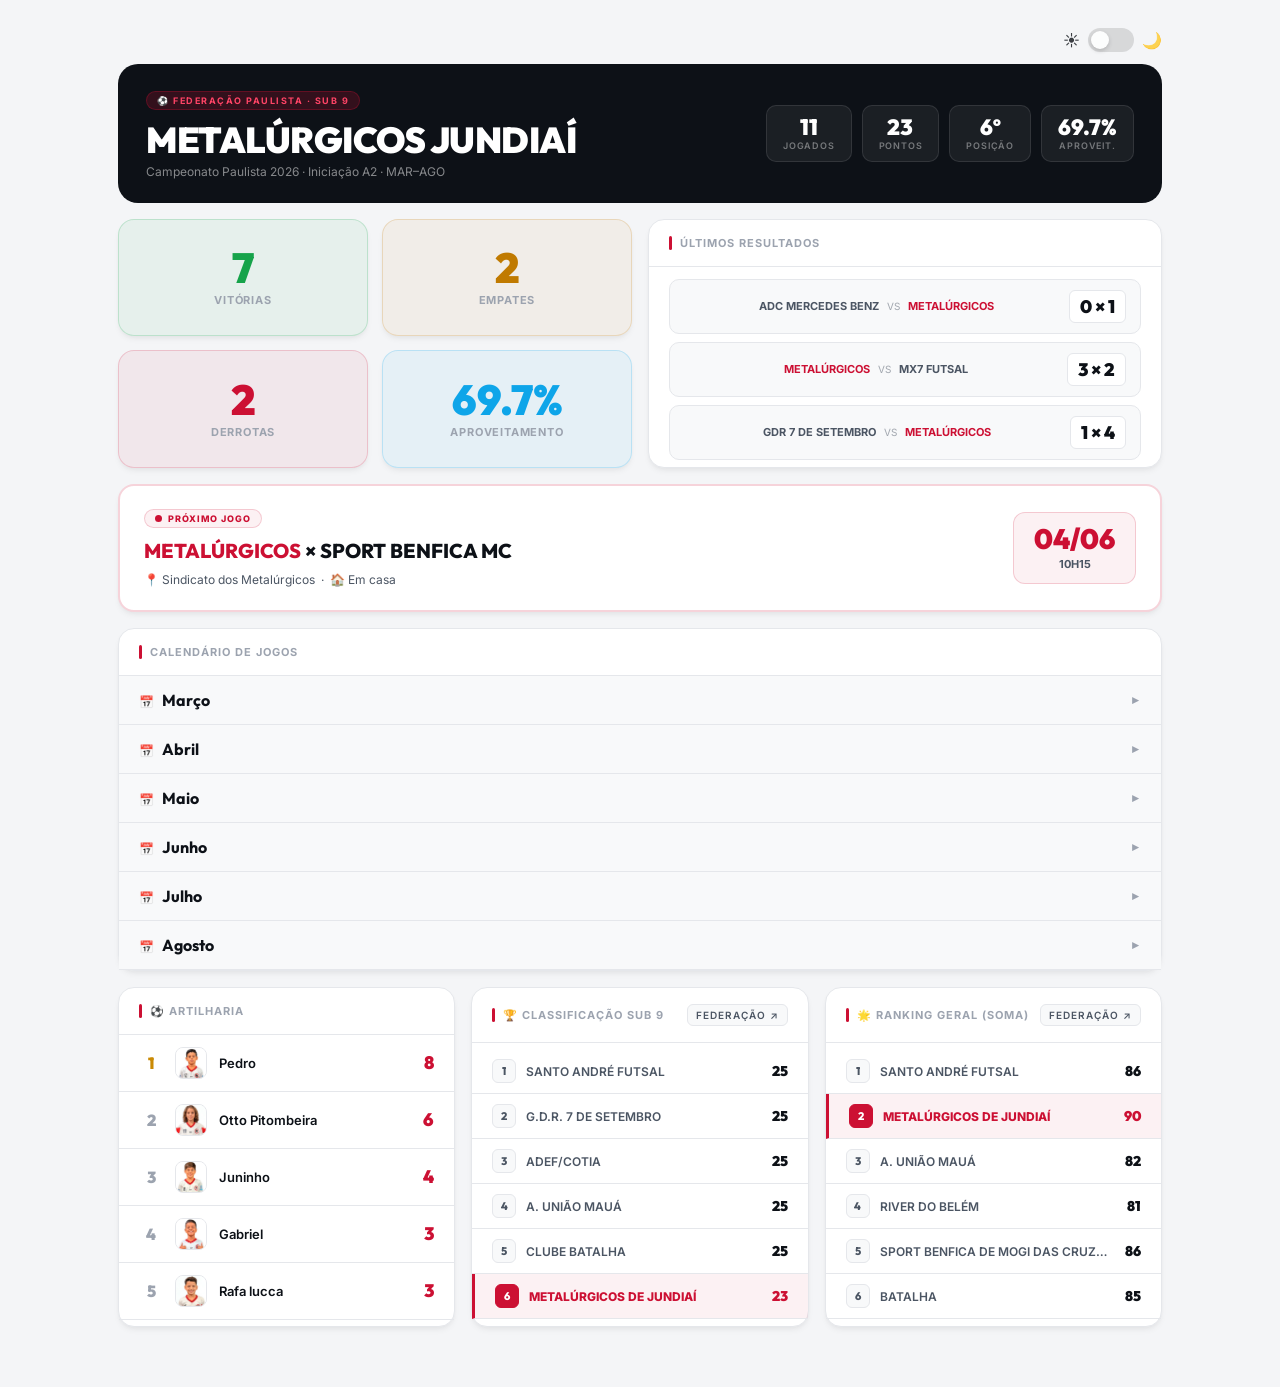
<file: index_v2.html>
<!DOCTYPE html>
<html lang="pt-BR">
<head>
<meta charset="UTF-8">
<meta name="viewport" content="width=device-width,initial-scale=1">
<title>METALÚRGICOS SUB 9 — V2</title>
<link href="https://fonts.googleapis.com/css2?family=Inter:wght@300;400;500;600;700;800;900&family=Outfit:wght@400;600;700;800;900&display=swap" rel="stylesheet">
<style>
*,*::before,*::after{margin:0;padding:0;box-sizing:border-box}

:root {
  /* LIGHT MODE (Default) */
  --bg: #F4F5F7;
  --s1: #FFFFFF;
  --s2: #F8F9FA;
  --t1: #0D1117;
  --t2: #4B5563;
  --t3: #9CA3AF;
  --red: #CC1033; --red-bg: rgba(204,16,51,.06); --red-bd: rgba(204,16,51,.18);
  --green: #16A34A; --green-bg: rgba(22,163,74,.06); --green-bd: rgba(22,163,74,.2);
  --amber: #C07A00; --amber-bg: rgba(192,122,0,.06); --amber-bd: rgba(192,122,0,.2);
  --border: #E5E7EB; --border2: #D1D5DB;
  --r: 12px; --r2: 16px; --r3: 20px;
  --shadow: 0 4px 6px -1px rgba(0, 0, 0, 0.05), 0 2px 4px -1px rgba(0, 0, 0, 0.03);
}

html.dark-mode {
  /* DARK MODE (Glassmorphism) */
  --bg: #0a0014;
  --s1: rgba(255, 255, 255, 0.06);
  --s2: rgba(255, 255, 255, 0.1);
  --t1: #ffffff;
  --t2: rgba(255, 255, 255, 0.7);
  --t3: rgba(255, 255, 255, 0.4);
  --red: #ff4466; --red-bg: rgba(204,16,51,.15); --red-bd: rgba(204,16,51,.35);
  --green: #4ade80; --green-bg: rgba(34,197,94,.1); --green-bd: rgba(34,197,94,.25);
  --amber: #fbbf24; --amber-bg: rgba(251,191,36,.1); --amber-bd: rgba(251,191,36,.25);
  --border: rgba(255, 255, 255, 0.12); --border2: rgba(255, 255, 255, 0.2);
  --shadow: 0 10px 30px rgba(0, 0, 0, 0.3);
}

html {
  background: var(--bg);
  color: var(--t1);
  font-family: 'Inter', sans-serif;
  min-height: 100vh;
  transition: background-color 0.4s ease, color 0.4s ease;
  overflow-x: hidden;
}

body {
  max-width: 1080px;
  margin: 0 auto;
  padding: 28px 18px 60px;
  position: relative;
  z-index: 1;
}

/* ── ORBS BACKGROUND (Dark Mode Only) ── */
.orbs { display: none; position: fixed; inset: 0; pointer-events: none; z-index: -1; overflow: hidden; }
html.dark-mode .orbs { display: block; }
.orb { position: absolute; border-radius: 50%; filter: blur(80px); opacity: .55; animation: float-orb 14s ease-in-out infinite alternate; }
.orb1 { width: 600px; height: 600px; background: radial-gradient(circle, #CC1033 0%, transparent 70%); top: -200px; left: -150px; animation-duration: 16s; }
.orb2 { width: 500px; height: 500px; background: radial-gradient(circle, #4f46e5 0%, transparent 70%); top: 20%; right: -150px; animation-duration: 20s; animation-delay: -4s; }
.orb3 { width: 400px; height: 400px; background: radial-gradient(circle, #0ea5e9 0%, transparent 70%); bottom: -100px; left: 30%; animation-duration: 18s; animation-delay: -8s; }
@keyframes float-orb {
  0% { transform: translate(0,0) scale(1); }
  33% { transform: translate(30px,-40px) scale(1.05); }
  66% { transform: translate(-20px,20px) scale(.95); }
  100% { transform: translate(10px,-10px) scale(1.02); }
}

/* ── UTILS ── */
.glass-panel {
  background: var(--s1);
  border: 1px solid var(--border);
  border-radius: var(--r2);
  box-shadow: var(--shadow);
  transition: all 0.3s ease;
}
html.dark-mode .glass-panel {
  backdrop-filter: blur(20px);
  -webkit-backdrop-filter: blur(20px);
}
a { text-decoration: none; color: inherit; }
button { font-family: inherit; cursor: pointer; }

/* ── THEME SWITCH ── */
.theme-switch-wrapper {
  display: flex;
  justify-content: flex-end;
  align-items: center;
  gap: 8px;
  margin-bottom: 12px;
}
.theme-switch-wrapper span {
  font-size: 16px;
  opacity: 0.8;
}
.theme-switch {
  position: relative;
  display: inline-block;
  width: 46px;
  height: 24px;
}
.theme-switch input { opacity: 0; width: 0; height: 0; }
.slider {
  position: absolute; cursor: pointer; top: 0; left: 0; right: 0; bottom: 0;
  background-color: rgba(0,0,0,0.15); transition: .4s;
}
.slider:before {
  position: absolute; content: ""; height: 18px; width: 18px; left: 3px; bottom: 3px;
  background-color: white; transition: .4s; box-shadow: 0 2px 4px rgba(0,0,0,0.2);
}
html.dark-mode .slider { background-color: rgba(255,255,255,0.3); }
html.dark-mode .slider:before { transform: translateX(22px); }
.slider.round { border-radius: 24px; }
.slider.round:before { border-radius: 50%; }

/* ── HEADER ── */
.top-bar {
  background: var(--t1);
  border-radius: var(--r3);
  padding: 24px 28px;
  margin-bottom: 16px;
  display: flex;
  align-items: center;
  justify-content: space-between;
  flex-wrap: wrap;
  gap: 16px;
  position: relative;
  overflow: hidden;
}
html.dark-mode .top-bar {
  background: rgba(255,255,255,.06);
  border: 1px solid var(--border);
  backdrop-filter: blur(20px);
  -webkit-backdrop-filter: blur(20px);
}
/* Removed decorative red circle */
.tb-badge {
  display: inline-flex; align-items: center; gap: 5px; padding: 3px 10px; background: rgba(204,16,51,.2); border: 1px solid rgba(204,16,51,.3); border-radius: 999px; font-size: 9px; font-weight: 700; color: #ff4466; text-transform: uppercase; letter-spacing: 1.5px; margin-bottom: 10px;
}
.tb-title {
  font-family: 'Outfit', sans-serif; font-size: clamp(24px, 4vw, 36px); font-weight: 900; color: #fff; line-height: 1.1; letter-spacing: -.5px;
}
.tb-sub {
  font-size: 12px; color: rgba(255,255,255,.5); margin-top: 4px;
}
.tb-stats {
  display: flex; gap: 10px; flex-wrap: wrap; position: relative; z-index: 1;
}
.tb-stat {
  background: rgba(255,255,255,.06); border: 1px solid rgba(255,255,255,.1); border-radius: 10px; padding: 10px 16px; text-align: center;
}
.tb-stat .n { font-family: 'Outfit', sans-serif; font-size: 22px; font-weight: 900; color: #fff; line-height: 1; }
.tb-stat .l { font-size: 9px; color: rgba(255,255,255,.4); text-transform: uppercase; letter-spacing: .8px; font-weight: 600; margin-top: 2px; }

/* ── OVERVIEW GRID (WDL + LAST RESULTS) ── */
.overview-grid {
  display: grid;
  grid-template-columns: 1fr 1fr;
  gap: 16px;
  margin-bottom: 16px;
}
@media (max-width: 800px) {
  .overview-grid { grid-template-columns: 1fr; }
}

/* W/D/L */
.wdl-row { display: grid; grid-template-columns: repeat(2, 1fr); gap: 14px; grid-auto-rows: 1fr; }
.wdl-card { padding: 20px; text-align: center; display: flex; flex-direction: column; justify-content: center; align-items: center; height: 100%; min-height: 100px; overflow: hidden; }
.wdl-card.w { border-color: var(--green-bd); background: var(--green-bg); }
.wdl-card.d { border-color: var(--amber-bd); background: var(--amber-bg); }
.wdl-card.l { border-color: var(--red-bd); background: var(--red-bg); }
.wdl-card.a { border-color: rgba(14, 165, 233, 0.2); background: rgba(14, 165, 233, 0.06); }
html.dark-mode .wdl-card.a { border-color: rgba(14, 165, 233, 0.25); background: rgba(14, 165, 233, 0.1); }
.wdl-num { font-family: 'Outfit', sans-serif; font-size: 42px; font-weight: 900; line-height: 1; margin-bottom: 4px; }
.wdl-card.w .wdl-num { color: var(--green); }
.wdl-card.d .wdl-num { color: var(--amber); }
.wdl-card.l .wdl-num { color: var(--red); }
.wdl-card.a .wdl-num { color: #0ea5e9; }
.wdl-lbl { font-size: 11px; font-weight: 700; text-transform: uppercase; letter-spacing: .8px; color: var(--t3); }

/* LAST RESULTS PANEL */
.last-results-panel { display: flex; flex-direction: column; }
.last-games-container { display: flex; flex-direction: column; gap: 8px; padding: 12px 20px; flex: 1; justify-content: flex-start; max-height: 200px; overflow-y: auto; }
.lg-row {
  display: flex; align-items: center; justify-content: space-between; padding: 10px 14px; background: var(--s2); border-radius: 10px; border: 1px solid var(--border);
}
.lg-teams { font-size: 11px; font-weight: 700; color: var(--t2); text-transform: uppercase; display: flex; flex: 1; justify-content: center; gap: 8px; align-items: center; }
.lg-score { font-family: 'Outfit', sans-serif; font-size: 18px; font-weight: 900; color: var(--t1); background: var(--s1); padding: 4px 10px; border-radius: 6px; border: 1px solid var(--border); }
.lg-teams span.our { color: var(--red); }

/* ── NEXT GAME ── */
.next-banner {
  padding: 20px 24px; margin-bottom: 16px; display: flex; align-items: center; justify-content: space-between; flex-wrap: wrap; gap: 16px;
  border: 2px solid var(--red-bd);
}
html.dark-mode .next-banner {
  box-shadow: 0 0 30px rgba(204,16,51,.08) inset, 0 0 20px rgba(204,16,51,.05);
}
.nb-pulse { display: inline-flex; align-items: center; gap: 6px; padding: 3px 10px; background: var(--red-bg); border: 1px solid var(--red-bd); border-radius: 999px; font-size: 9px; font-weight: 800; color: var(--red); text-transform: uppercase; letter-spacing: 1px; margin-bottom: 10px; }
.nb-dot { width: 7px; height: 7px; border-radius: 50%; background: var(--red); animation: pulse-r 1.5s infinite; }
@keyframes pulse-r { 0%,100%{opacity:1;transform:scale(1)} 50%{opacity:.4;transform:scale(1.5)} }
.nb-match { font-family: 'Outfit', sans-serif; font-size: 20px; font-weight: 800; color: var(--t1); margin-bottom: 6px; }
.nb-match .our { color: var(--red); }
.nb-detail { font-size: 12px; color: var(--t2); line-height: 1.8; }
.nb-address { font-size: 11px; color: var(--t3); margin-top: 4px; font-weight: 500; }
.nb-map-btn { display: inline-flex; align-items: center; gap: 6px; background: var(--red); color: white; padding: 6px 12px; border-radius: 8px; font-size: 10px; font-weight: 800; text-transform: uppercase; letter-spacing: .5px; margin-top: 8px; transition: opacity .2s; }
.nb-map-btn:hover { opacity: .8; }
.nb-right { text-align: center; background: var(--red-bg); padding: 12px 20px; border-radius: 12px; border: 1px solid var(--red-bd); }
.nb-date { font-family: 'Outfit', sans-serif; font-size: 28px; font-weight: 900; color: var(--red); line-height: 1; }
.nb-time { font-size: 11px; color: var(--t2); font-weight: 700; text-transform: uppercase; margin-top: 4px; }

/* ── CALENDÁRIO & ESTATÍSTICAS LAYOUT ── */
.mb-16 { margin-bottom: 16px; }
.stats-cols { display: grid; grid-template-columns: repeat(auto-fit, minmax(300px, 1fr)); gap: 16px; align-items: start; }
@media (max-width: 900px) {
  .stats-cols { grid-template-columns: 1fr; }
}

/* Uniform height for the three statistic panels */
.stats-cols .glass-panel {
  height: 340px; /* same height for all three */
  display: flex;
  flex-direction: column;
}
.stats-cols .glass-panel .scroll-list {
  flex: 1;
  overflow-y: auto;
}
/* Slight visual tweak: the first panel (Artilharia) will show a bit more content before scrolling */
.stats-cols .glass-panel:nth-child(1) .scroll-list {
  /* no extra margin */
}
/* The other two panels start a bit lower, hiding a portion of their content */
.stats-cols .glass-panel:not(:nth-child(1)) .scroll-list {
  margin-top: 6px; /* hides a tiny slice at the top */
}

/* ── LISTS & PANELS ── */
.panel-head { padding: 16px 20px; border-bottom: 1px solid var(--border); font-size: 11px; font-weight: 700; text-transform: uppercase; letter-spacing: 1px; color: var(--t3); display: flex; align-items: center; justify-content: space-between; gap: 8px; }
.panel-head-title { display: flex; align-items: center; gap: 8px; }
.panel-head-title::before { content: ''; width: 3px; height: 14px; background: var(--red); border-radius: 2px; }
.fed-link { font-size: 10px; font-weight: 600; color: var(--t2); background: var(--s2); padding: 4px 8px; border-radius: 6px; border: 1px solid var(--border); transition: all 0.2s; }
.fed-link:hover { background: var(--t2); color: var(--s1); }

/* ── ACCORDION ── */
.month-group { display: flex; flex-direction: column; }
.month-header {
  padding: 14px 20px; background: var(--s2); border-bottom: 1px solid var(--border); font-family: 'Outfit', sans-serif; font-weight: 700; font-size: 16px; color: var(--t1); cursor: pointer; display: flex; align-items: center; justify-content: space-between;
}
.month-header:hover { background: var(--border); }
.month-icon { font-size: 12px; transition: transform 0.3s; color: var(--t3); }
.month-header.collapsed .month-icon.toggle-icon { transform: rotate(-90deg); }
.month-content { overflow: hidden; transition: max-height 0.3s ease; }
.month-content.collapsed { max-height: 0; }

/* ── GAME ROW ── */
.game-row { display: flex; align-items: center; padding: 16px 20px; border-bottom: 1px solid var(--border); gap: 14px; position: relative; transition: background .15s; }
.game-row:last-child { border-bottom: none; }
.game-row:hover { background: var(--s2); }
.game-row::before { content: ''; position: absolute; left: 0; top: 0; bottom: 0; width: 3px; }
.game-row.win::before { background: var(--green); }
.game-row.loss::before { background: var(--red); }
.game-row.draw::before { background: var(--amber); }

.gr-round { font-size: 9px; font-weight: 700; color: var(--t3); text-transform: uppercase; letter-spacing: .5px; width: 50px; flex-shrink: 0; }
.gr-teams { flex: 1; min-width: 0; }
.gr-match { font-size: 14px; font-weight: 600; color: var(--t1); white-space: nowrap; overflow: hidden; text-overflow: ellipsis; }
.gr-match .our { color: var(--red); }
.gr-info { font-size: 11px; color: var(--t3); margin-top: 4px; display: flex; gap: 8px; align-items: center; }
.gr-info a { color: var(--red); text-decoration: underline; }
.gr-score { font-family: 'Outfit', sans-serif; font-size: 24px; font-weight: 900; min-width: 65px; text-align: center; flex-shrink: 0; line-height: 1; }
.gr-score.win { color: var(--green); }
.gr-score.loss { color: var(--red); }
.gr-score.draw { color: var(--amber); }
.gr-score.pending { font-size: 11px; font-weight: 600; color: var(--t3); background: var(--s2); padding: 4px 8px; border-radius: 6px; border: 1px dashed var(--border2); }
.gr-badge { min-width: 60px; text-align: right; flex-shrink: 0; }
.outcome-badge { display: inline-flex; padding: 4px 8px; border-radius: 6px; font-size: 9px; font-weight: 700; text-transform: uppercase; letter-spacing: .5px; }
.outcome-badge.win { background: var(--green-bg); color: var(--green); border: 1px solid var(--green-bd); }
.outcome-badge.loss { background: var(--red-bg); color: var(--red); border: 1px solid var(--red-bd); }
.outcome-badge.draw { background: var(--amber-bg); color: var(--amber); border: 1px solid var(--amber-bd); }

.btn-edit { background: none; border: 1px solid var(--border); border-radius: 6px; font-size: 10px; font-weight: 600; color: var(--t2); padding: 4px 8px; margin-top: 6px; display: inline-block; }
.btn-edit:hover { background: var(--s2); color: var(--t1); }
.goals-list { font-size: 10px; color: var(--t2); margin-top: 6px; background: var(--s2); padding: 6px 10px; border-radius: 6px; display: inline-block; }



/* SCROLLABLE LISTS */
.scroll-list { max-height: 400px; overflow-y: auto; }
.scroll-list::-webkit-scrollbar { width: 6px; }
.scroll-list::-webkit-scrollbar-track { background: var(--bg); }
.scroll-list::-webkit-scrollbar-thumb { background: var(--border2); border-radius: 6px; }
.scroll-list::-webkit-scrollbar-thumb:hover { background: var(--t3); }

/* ARTILHARIA */
#artilhariaList { max-height: 320px; } /* Roughly 5 items */
.scorer-row { display: flex; align-items: center; gap: 12px; padding: 12px 20px; border-bottom: 1px solid var(--border); }
.scorer-row:last-child { border-bottom: none; }
.s-pos { font-family: 'Outfit', sans-serif; font-size: 16px; font-weight: 900; color: var(--t3); width: 24px; text-align: center; }
.s-pos.gold { color: #CA8A04; }
.s-photo { width: 32px; height: 32px; border-radius: 8px; background: var(--s2); border: 1px solid var(--border); overflow: hidden; flex-shrink: 0; }
.s-photo img { width: 100%; height: 100%; object-fit: cover; }
.s-info { flex: 1; min-width: 0; }
.s-name { font-size: 13px; font-weight: 600; color: var(--t1); white-space: nowrap; overflow: hidden; text-overflow: ellipsis; }
.s-goals-wrap { display: flex; flex-direction: column; gap: 4px; align-items: flex-end; }
.s-goals-num { font-family: 'Outfit', sans-serif; font-size: 18px; font-weight: 900; color: var(--red); line-height: 1; }

/* CLASSIF */
.classif-row { display: grid; grid-template-columns: 24px 1fr 24px; align-items: center; gap: 10px; padding: 10px 20px; border-bottom: 1px solid var(--border); font-size: 12px; }
.classif-row:last-child { border-bottom: none; }
.classif-row.our { background: var(--red-bg); border-left: 3px solid var(--red); }
.c-pos { width: 24px; height: 24px; border-radius: 6px; display: flex; align-items: center; justify-content: center; font-family: 'Outfit', sans-serif; font-size: 11px; font-weight: 800; background: var(--s2); color: var(--t2); border: 1px solid var(--border); }
.classif-row.our .c-pos { background: var(--red); color: #fff; border-color: var(--red); }
.c-team { font-weight: 600; color: var(--t2); white-space: nowrap; overflow: hidden; text-overflow: ellipsis; }
.classif-row.our .c-team { color: var(--red); font-weight: 800; }
.c-pts { font-family: 'Outfit', sans-serif; font-size: 14px; font-weight: 900; color: var(--t1); text-align: right; }
.classif-row.our .c-pts { color: var(--red); }

/* ── MODAL ── */
.modal-overlay { position: fixed; inset: 0; background: rgba(0,0,0,0.6); backdrop-filter: blur(4px); display: none; align-items: center; justify-content: center; z-index: 999; opacity: 0; transition: opacity 0.3s; }
.modal-overlay.open { display: flex; opacity: 1; }
.modal { background: var(--s1); width: 100%; max-width: 400px; border-radius: var(--r2); padding: 24px; position: relative; border: 1px solid var(--border); box-shadow: var(--shadow); transform: translateY(20px); transition: transform 0.3s; max-height: 90vh; display: flex; flex-direction: column; }
.modal-overlay.open .modal { transform: translateY(0); }
.modal-close { position: absolute; top: 16px; right: 16px; background: none; border: none; font-size: 20px; color: var(--t3); cursor: pointer; }
.modal h3 { font-family: 'Outfit', sans-serif; font-size: 20px; font-weight: 800; color: var(--t1); margin-bottom: 4px; }
.modal-subtitle { font-size: 12px; color: var(--t2); margin-bottom: 20px; }
.modal label { font-size: 11px; font-weight: 700; color: var(--t2); text-transform: uppercase; margin-bottom: 6px; display: block; }
.modal input[type="password"] { width: 100%; padding: 10px 14px; border: 1px solid var(--border); border-radius: 8px; background: var(--bg); color: var(--t1); margin-bottom: 16px; font-family: inherit; }
.score-inputs { display: flex; align-items: center; justify-content: center; gap: 16px; margin-bottom: 20px; }
.score-inputs > div { text-align: center; }
.score-inputs input { width: 60px; text-align: center; font-size: 24px; font-weight: 900; font-family: 'Outfit', sans-serif; padding: 8px; border: 1px solid var(--border); border-radius: 8px; background: var(--bg); color: var(--t1); }
.score-sep { font-size: 24px; font-weight: 700; color: var(--t3); }
.modal-actions { display: flex; gap: 10px; margin-top: 20px; }
.btn-save { flex: 1; background: var(--red); color: #fff; border: none; padding: 12px; border-radius: 8px; font-weight: 700; font-size: 14px; }
.btn-clear { background: var(--s2); color: var(--t2); border: 1px solid var(--border); padding: 12px; border-radius: 8px; font-weight: 600; font-size: 14px; }
.modal-error { color: var(--red); font-size: 12px; font-weight: 600; margin-top: 10px; display: none; text-align: center; }

#goalsContainer { overflow-y: auto; display: flex; flex-direction: column; gap: 8px; border: 1px solid var(--border); padding: 12px; border-radius: 12px; background: var(--bg); flex: 1; }
.goal-row { display: flex; align-items: center; justify-content: space-between; background: var(--s1); padding: 8px 12px; border-radius: 8px; border: 1px solid var(--border); }
.goal-player { display: flex; align-items: center; gap: 10px; font-size: 13px; font-weight: 600; color: var(--t1); }
.goal-controls { display: flex; align-items: center; gap: 10px; }
.goal-controls button { width: 24px; height: 24px; border-radius: 6px; border: 1px solid var(--border); background: var(--s2); color: var(--t1); font-weight: 800; display: flex; align-items: center; justify-content: center; }
.goal-controls span { font-family: 'Outfit', sans-serif; font-size: 16px; font-weight: 800; color: var(--red); width: 20px; text-align: center; }
</style>
</head>
<body>

<!-- ORBS -->
<div class="orbs">
  <div class="orb orb1"></div>
  <div class="orb orb2"></div>
  <div class="orb orb3"></div>
</div>

<!-- THEME TOGGLE -->
<div class="theme-switch-wrapper">
  <span>☀️</span>
  <label class="theme-switch">
    <input type="checkbox" id="themeCheckbox" onchange="toggleTheme()">
    <span class="slider round"></span>
  </label>
  <span>🌙</span>
</div>

<!-- HEADER -->
<div class="top-bar">
  <div class="tb-left">
    <div class="tb-badge">⚽ Federação Paulista · SUB 9</div>
    <div class="tb-title">METALÚRGICOS JUNDIAÍ</div>
    <div class="tb-sub">Campeonato Paulista 2026 · Iniciação A2 · MAR–AGO</div>
  </div>
  <div class="tb-stats">
    <div class="tb-stat"><div class="n" id="stat-j">0</div><div class="l">Jogados</div></div>
    <div class="tb-stat"><div class="n" id="stat-pts">0</div><div class="l">Pontos</div></div>
    <div class="tb-stat"><div class="n" id="stat-pos">-</div><div class="l">Posição</div></div>
    <div class="tb-stat"><div class="n" id="stat-apr">0%</div><div class="l">Aproveit.</div></div>
  </div>
</div>

<!-- W / D / L & ÚLTIMOS RESULTADOS -->
<div class="overview-grid">
  <div class="wdl-row">
    <div class="glass-panel wdl-card w"><div class="wdl-num" id="wc-w">0</div><div class="wdl-lbl">Vitórias</div></div>
    <div class="glass-panel wdl-card d"><div class="wdl-num" id="wc-d">0</div><div class="wdl-lbl">Empates</div></div>
    <div class="glass-panel wdl-card l"><div class="wdl-num" id="wc-l">0</div><div class="wdl-lbl">Derrotas</div></div>
    <div class="glass-panel wdl-card a"><div class="wdl-num" id="wc-a">0%</div><div class="wdl-lbl">Aproveitamento</div></div>
  </div>
  
  <div class="glass-panel last-results-panel">
    <div class="panel-head">
      <div class="panel-head-title">Últimos Resultados</div>
    </div>
    <div id="lastGamesList" class="last-games-container"></div>
  </div>
</div>

<!-- PRÓXIMO JOGO -->
<div class="glass-panel next-banner" id="nextBannerContainer" style="display: none;">
  <!-- Injetado via JS -->
</div>

<!-- CALENDÁRIO FULL WIDTH -->
<div class="glass-panel mb-16">
  <div class="panel-head">
    <div class="panel-head-title">Calendário de Jogos</div>
  </div>
  <div id="gamesList"></div>
</div>

<!-- 3 COLS ESTATÍSTICAS -->
<div class="stats-cols">

    <!-- ARTILHARIA -->
    <div class="glass-panel">
      <div class="panel-head">
        <div class="panel-head-title">⚽ Artilharia</div>
      </div>
      <div id="artilhariaList" class="scroll-list"></div>
    </div>

    <!-- CLASSIFICAÇÃO SUB 9 -->
    <div class="glass-panel">
      <div class="panel-head">
        <div class="panel-head-title">🏆 Classificação Sub 9</div>
        <a href="https://eventos.admfutsal.com.br/evento/902" target="_blank" class="fed-link">Federação ↗</a>
      </div>
      <div id="classifList" class="scroll-list"></div>
    </div>

    <!-- RANKING GERAL -->
    <div class="glass-panel">
      <div class="panel-head">
        <div class="panel-head-title">🌟 Ranking Geral (Soma)</div>
        <a href="https://eventos.admfutsal.com.br/ranking?grupo-cat=1&divisao=4" target="_blank" class="fed-link">Federação ↗</a>
      </div>
      <div id="rankingList" class="scroll-list"></div>
    </div>

</div>

<!-- MODAL DE RESULTADO -->
<div class="modal-overlay" id="modalOverlay">
  <div class="modal">
    <button class="modal-close" onclick="closeModal()">✕</button>
    <h3 id="modalTitle">Registrar Resultado</h3>
    <p class="modal-subtitle" id="modalSubtitle"></p>

    <label>Senha de acesso</label>
    <input type="password" id="inputPassword" placeholder="••••••••" autocomplete="off">

    <label>Placar</label>
    <div class="score-inputs">
      <div>
        <label id="modalHomeLabel" style="text-align: center; margin-bottom: 4px;">CASA</label>
        <input type="number" id="inputScoreHome" placeholder="0" min="0" max="99">
      </div>
      <div class="score-sep">×</div>
      <div>
        <label id="modalAwayLabel" style="text-align: center; margin-bottom: 4px;">FORA</label>
        <input type="number" id="inputScoreAway" placeholder="0" min="0" max="99">
      </div>
    </div>

    <label>Gols Marcados</label>
    <div id="goalsContainer"></div>

    <div class="modal-error" id="modalError">Senha incorreta ou erro no placar.</div>

    <div class="modal-actions">
      <button class="btn-save" onclick="saveResult()">Salvar Resultado</button>
      <button class="btn-clear" onclick="clearResult()">Apagar</button>
    </div>
  </div>
</div>

<script>
// =====================================================
// THEME TOGGLE
// =====================================================
function toggleTheme() {
  const html = document.documentElement;
  const cb = document.getElementById('themeCheckbox');
  if (cb.checked) {
    html.classList.add('dark-mode');
    localStorage.setItem('theme', 'dark');
  } else {
    html.classList.remove('dark-mode');
    localStorage.setItem('theme', 'light');
  }
}

// Load theme preference
if (localStorage.getItem('theme') === 'dark') {
  document.documentElement.classList.add('dark-mode');
  document.getElementById('themeCheckbox').checked = true;
}

// =====================================================
// DADOS
// =====================================================
const RESULT_PASSWORD = "metaljundiai2026";
const PLAYER_ICON = "icones/avatar.avif";

const PLAYERS = [
  { id: 1, name: "Bernardo Zanini", photo: "fotos_jogadores/01.png" },
  { id: 2, name: "Miguel", photo: "fotos_jogadores/02.png" },
  { id: 3, name: "Caio", photo: "fotos_jogadores/03.png" },
  { id: 4, name: "Xerife", photo: "fotos_jogadores/04.png" },
  { id: 5, name: "Rafa lucca", photo: "fotos_jogadores/5.png" },
  { id: 6, name: "Rafinha", photo: "fotos_jogadores/06.png" },
  { id: 7, name: "Gabriel", photo: "fotos_jogadores/07.png" },
  { id: 8, name: "Juninho", photo: "fotos_jogadores/08.png" },
  { id: 9, name: "Davi lucca", photo: "fotos_jogadores/09.png" },
  { id: 10, name: "Ramalho", photo: "fotos_jogadores/10.png" },
  { id: 11, name: "Miguel Duca", photo: "fotos_jogadores/11.png" },
  { id: 12, name: "Pedro", photo: "fotos_jogadores/12.png" },
  { id: 14, name: "Bernardo Marques", photo: "fotos_jogadores/14.png" },
  { id: 15, name: "Moisés", photo: "fotos_jogadores/15.png" },
  { id: 17, name: "Otto Pitombeira", photo: "fotos_jogadores/17.png" },
  { id: 20, name: "Davizinho", photo: "fotos_jogadores/20.png" }
].map(p => ({ ...p, displayName: `${p.id} - ${p.name}` }));

const HOME_VENUE = "Sindicato dos Metalúrgicos";
const HOME_ADDRESS = "R. Paulo Colin, 600, Jundiaí";

const games = [
  { round: "1ª Rodada", gameNum: "08", date: "15/03/2026", time: "16h15", home: "CLUBE BATALHA", away: "METALÚRGICOS/JUNDIAÍ", venue: "Ginásio Batalha", address: "R. Prof. Vahia de Abreu, 540 - Vila Matilde, São Paulo", isHome: false, mapsQuery: "Batalha Sport Center SP", finalScoreHome: 2, finalScoreAway: 2, finalGoals: '{"17 - Otto Pitombeira":2}' },
  { round: "2ª Rodada", gameNum: "16", date: "21/03/2026", time: "10h45", home: "METALÚRGICOS/JUNDIAÍ", away: "SANTO ANDRÉ FUTSAL", venue: HOME_VENUE, address: HOME_ADDRESS, isHome: true, mapsQuery: "", finalScoreHome: 3, finalScoreAway: 2, finalGoals: '{"8 - Juninho":1, "12 - Pedro":1, "1 - Bernardo Zanini":1}' },
  { round: "3ª Rodada", gameNum: "24", date: "28/03/2026", time: "10h15", home: "SER CAIEIRAS", away: "METALÚRGICOS/JUNDIAÍ", venue: "Ginásio Ernesto Diogo", address: "Rua João Dártora, 218 - Centro, Caieiras", isHome: false, mapsQuery: "Ginásio Ernesto Diogo de Farias Caieiras", finalScoreHome: 0, finalScoreAway: 1, finalGoals: '{"17 - Otto Pitombeira":1}' },
  { round: "4ª Rodada", gameNum: "41", date: "11/04/2026", time: "10h45", home: "METALÚRGICOS/JUNDIAÍ", away: "AD SUZANO", venue: HOME_VENUE, address: HOME_ADDRESS, isHome: true, mapsQuery: "", finalScoreHome: 2, finalScoreAway: 4, finalGoals: '{"7 - Gabriel":1, "9 - Davi lucca":1}' },
  { round: "5ª Rodada", gameNum: "57", date: "19/04/2026", time: "09h45", home: "IFA BONS DE BOLA", away: "METALÚRGICOS/JUNDIAÍ", venue: "Securitários", address: "R. Ioneji Matsubayashi, 982 - Itaquera, São Paulo", isHome: false, mapsQuery: "Centro Esportivo Sindicato Securitários Itaquera", finalScoreHome: 1, finalScoreAway: 6, finalGoals: '{"12 - Pedro":3, "8 - Juninho":2, "5 - Rafa lucca":1}' },
  { round: "6ª Rodada", gameNum: "67", date: "25/04/2026", time: "10h15", home: "METALÚRGICOS/JUNDIAÍ", away: "AE RIVER", venue: HOME_VENUE, address: HOME_ADDRESS, isHome: true, mapsQuery: "", finalScoreHome: 3, finalScoreAway: 3, finalGoals: '{"17 - Otto Pitombeira":1, "12 - Pedro":1, "8 - Juninho":1}' },
  { round: "7ª Rodada", gameNum: "78", date: "02/05/2026", time: "15h45", home: "ADEF FUTSAL", away: "METALÚRGICOS/JUNDIAÍ", venue: "Toca do Tigre", address: "R. Pará, 700 - Cotia, SP", isHome: false, mapsQuery: "R. Pará, 700 - Cotia, SP", finalScoreHome: 3, finalScoreAway: 2, finalGoals: '{"20 - Davizinho":1, "10 - Ramalho":1}' },
  { round: "8ª Rodada", gameNum: "90", date: "09/05/2026", time: "10h15", home: "METALÚRGICOS/JUNDIAÍ", away: "WIMPRO VEGUS", venue: HOME_VENUE, address: HOME_ADDRESS, isHome: true, mapsQuery: "", finalScoreHome: 7, finalScoreAway: 2, finalGoals: '{"12 - Pedro":3, "17 - Otto Pitombeira":1, "7 - Gabriel":1, "9 - Davi lucca":1, "5 - Rafa lucca":1}' },
  { round: "9ª Rodada", gameNum: "106", date: "18/05/2026", time: "15h45", home: "GDR 7 DE SETEMBRO", away: "METALÚRGICOS/JUNDIAÍ", venue: "Ginásio GDR", address: "R. Bom Jesus, 599 - Vila Reg. Feijó, São Paulo", isHome: false, mapsQuery: "GDR 7 de Setembro SP", finalScoreHome: 1, finalScoreAway: 4, finalGoals: '{"5 - Rafa lucca":1, "11 - Miguel Duca":2, "10 - Ramalho":1}' },
  { round: "10ª Rodada", gameNum: "113", date: "23/05/2026", time: "10h15", home: "METALÚRGICOS/JUNDIAÍ", away: "MX7 FUTSAL", venue: HOME_VENUE, address: HOME_ADDRESS, isHome: true, mapsQuery: "", finalScoreHome: 3, finalScoreAway: 2, finalGoals: '{"7 - Gabriel":1, "14 - Bernardo Marques":1, "17 - Otto Pitombeira":1}' },
  { round: "11ª Rodada", gameNum: "122", date: "30/05/2026", time: "09h45", home: "ADC MERCEDES BENZ", away: "METALÚRGICOS/JUNDIAÍ", venue: "Arena Mercedes", address: "R. Brejaúva, 337 - Vila São José, Diadema", isHome: false, mapsQuery: "ADC Mercedes Benz Diadema", finalScoreHome: 0, finalScoreAway: 1, finalGoals: '{"Gol Contra":1}' },
  { round: "12ª Rodada", gameNum: "136", date: "04/06/2026", time: "10h15", home: "METALÚRGICOS/JUNDIAÍ", away: "SPORT BENFICA MC", venue: HOME_VENUE, address: HOME_ADDRESS, isHome: true, mapsQuery: "" },
  { round: "13ª Rodada", gameNum: "150", date: "06/06/2026", time: "15h45", home: "GR GREMETAL", away: "METALÚRGICOS/JUNDIAÍ", venue: "Jabaquara AC", address: "Av. Francisco Ferreira Canto, 351 - Caneleira, Santos", isHome: false, mapsQuery: "Jabaquara AC Santos" },
  { round: "14ª Rodada", gameNum: "159", date: "13/06/2026", time: "09h45", home: "CAAS FUTMAX", away: "METALÚRGICOS/JUNDIAÍ", venue: "Ginásio João Carlos", address: "Av. 31 de Março, 327 - Votorantim", isHome: false, mapsQuery: "Ginásio João Carlos Votorantim" },
  { round: "15ª Rodada", gameNum: "179", date: "21/06/2026", time: "14h45", home: "METALÚRGICOS/JUNDIAÍ", away: "AE FRIBURGO", venue: HOME_VENUE, address: HOME_ADDRESS, isHome: true, mapsQuery: "" },
  { round: "16ª Rodada", gameNum: "183", date: "27/06/2026", time: "09h45", home: "UNIÃO MAUÁ FUTSAL", away: "METALÚRGICOS/JUNDIAÍ", venue: "GE Mauaense", address: "R. Pedro de Toledo, 341 - Parque São Vicente, Mauá", isHome: false, mapsQuery: "GE Mauaense Mauá" },
  { round: "17ª Rodada", gameNum: "196", date: "04/07/2026", time: "10h15", home: "METALÚRGICOS/JUNDIAÍ", away: "AD SANTO ANDRÉ", venue: HOME_VENUE, address: HOME_ADDRESS, isHome: true, mapsQuery: "" },
  { round: "18ª Rodada", gameNum: "210", date: "09/07/2026", time: "10h45", home: "OCIAN PRAIA CLUBE", away: "METALÚRGICOS/JUNDIAÍ", venue: "Ocian Praia Clube", address: "R. Com. Otto Carlos Golanda, 80 - Praia Grande", isHome: false, mapsQuery: "Ocian Praia Clube" },
  { round: "19ª Rodada", gameNum: "221", date: "01/08/2026", time: "10h15", home: "METALÚRGICOS/JUNDIAÍ", away: "AE CHUTE FUTSAL", venue: HOME_VENUE, address: HOME_ADDRESS, isHome: true, mapsQuery: "" },
  { round: "20ª Rodada", gameNum: "230", date: "08/08/2026", time: "09h45", home: "ADC MARVEL", away: "METALÚRGICOS/JUNDIAÍ", venue: "Arena Uniluz", address: "R. Batista Pereira, 275 - Macuco, Santos", isHome: false, mapsQuery: "Arena Uniluz Santos" },
  { round: "21ª Rodada", gameNum: "247", date: "15/08/2026", time: "10h15", home: "METALÚRGICOS/JUNDIAÍ", away: "PAULISTA FC", venue: HOME_VENUE, address: HOME_ADDRESS, isHome: true, mapsQuery: "" },
  { round: "22ª Rodada", gameNum: "260", date: "22/08/2026", time: "15h45", home: "CTC VILA EMA", away: "METALÚRGICOS/JUNDIAÍ", venue: "CTC Vila Ema", address: "R. Pinto da Luz, 705 - Vila Ema, São Paulo", isHome: false, mapsQuery: "CTC Vila Ema SP" },
  { round: "23ª Rodada", gameNum: "269", date: "29/08/2026", time: "10h15", home: "METALÚRGICOS/JUNDIAÍ", away: "AD NANDO GRANA", venue: HOME_VENUE, address: HOME_ADDRESS, isHome: true, mapsQuery: "" }
];

const CLASSIF_DATA = [
  { pos: '1º', team: 'SANTO ANDRÉ FUTSAL', pts: 25, j: 10, v: 8, e: 1, d: 1, gp: 38, gc: 11, sg: 27 },
  { pos: '2º', team: 'G.D.R. 7 DE SETEMBRO', pts: 25, j: 11, v: 8, e: 1, d: 2, gp: 46, gc: 26, sg: 20 },
  { pos: '3º', team: 'ADEF/COTIA', pts: 25, j: 11, v: 8, e: 1, d: 2, gp: 36, gc: 17, sg: 19 },
  { pos: '4º', team: 'A. UNIÃO MAUÁ', pts: 25, j: 10, v: 8, e: 1, d: 1, gp: 30, gc: 12, sg: 18 },
  { pos: '5º', team: 'CLUBE BATALHA', pts: 25, j: 11, v: 8, e: 1, d: 2, gp: 33, gc: 16, sg: 17 },
  { pos: '6º', team: 'METALÚRGICOS DE JUNDIAÍ', pts: 23, j: 11, v: 7, e: 2, d: 2, gp: 34, gc: 20, sg: 14 },
  { pos: '7º', team: 'ASSOCIAÇÃO ESPORTIVA RIVER DO BELÉM | RIVER DO BELÉM', pts: 22, j: 10, v: 7, e: 1, d: 2, gp: 29, gc: 18, sg: 11 },
  { pos: '8º', team: 'ADC MARVEL', pts: 22, j: 11, v: 7, e: 1, d: 3, gp: 20, gc: 15, sg: 5 },
  { pos: '9º', team: 'SPORT BENFICA DE MOGI DAS CRUZES', pts: 19, j: 11, v: 6, e: 1, d: 4, gp: 37, gc: 27, sg: 10 },
  { pos: '10º', team: 'ASSOCIAÇÃO DESPORTIVA NANDO GRANA', pts: 19, j: 11, v: 6, e: 1, d: 4, gp: 36, gc: 26, sg: 10 },
  { pos: '11º', team: 'ASSOCIAÇÃO PAULISTA FUTEBOL CLUBE MOOCA', pts: 15, j: 11, v: 4, e: 3, d: 4, gp: 26, gc: 24, sg: 2 },
  { pos: '12º', team: 'MX7 DIADEMA', pts: 14, j: 11, v: 4, e: 2, d: 5, gp: 27, gc: 27, sg: 0 },
  { pos: '13º', team: 'ADC MERCEDES BENZ', pts: 14, j: 11, v: 4, e: 2, d: 5, gp: 19, gc: 19, sg: 0 },
  { pos: '14º', team: 'INST. BONS DE BOLA', pts: 14, j: 11, v: 4, e: 2, d: 5, gp: 22, gc: 31, sg: -9 },
  { pos: '15º', team: 'S.E.R. CAIEIRAS', pts: 12, j: 11, v: 3, e: 3, d: 5, gp: 18, gc: 19, sg: -1 },
  { pos: '16º', team: 'A.D. SUZANO', pts: 12, j: 11, v: 3, e: 3, d: 5, gp: 20, gc: 24, sg: -4 },
  { pos: '17º', team: 'ASSOCIAÇÃO DESPORTIVA SANTO ANDRE FUTSAL', pts: 11, j: 11, v: 3, e: 2, d: 6, gp: 24, gc: 31, sg: -7 },
  { pos: '18º', team: 'CHUTE FUTSAL', pts: 10, j: 11, v: 3, e: 1, d: 7, gp: 22, gc: 38, sg: -16 },
  { pos: '19º', team: 'CTC VILA EMA', pts: 9, j: 11, v: 3, e: 0, d: 8, gp: 22, gc: 33, sg: -11 },
  { pos: '20º', team: 'AE FRIBURGO', pts: 9, j: 10, v: 2, e: 3, d: 5, gp: 16, gc: 32, sg: -16 },
  { pos: '21º', team: 'OCIAN PRAIA CLUBE', pts: 8, j: 11, v: 2, e: 2, d: 7, gp: 12, gc: 21, sg: -9 },
  { pos: '22º', team: 'GR GREMETAL', pts: 7, j: 11, v: 2, e: 1, d: 8, gp: 25, gc: 43, sg: -18 },
  { pos: '23º', team: 'ASSOCIAçãO ESPORTIVA FUTMAX', pts: 6, j: 11, v: 2, e: 0, d: 9, gp: 15, gc: 38, sg: -23 },
  { pos: '24º', team: 'AA WIMPRO GUARULHOS', pts: 1, j: 11, v: 0, e: 1, d: 10, gp: 12, gc: 51, sg: -39 }
];

const RANKING_GERAL_DATA = [
  { pos: 1, team: 'SANTO ANDRÉ FUTSAL', pts: 86 },
  { pos: 2, team: 'METALÚRGICOS DE JUNDIAÍ', pts: 90 },
  { pos: 3, team: 'ASSOCIAÇÃO UNIÃO MAUÁ | A. UNIÃO MAUÁ', pts: 82 },
  { pos: 4, team: 'ASSOCIAÇÃO ESPORTIVA RIVER DO BELÉM | RIVER DO BELÉM', pts: 81 },
  { pos: 5, team: 'SPORT BENFICA DE MOGI DAS CRUZES', pts: 86 },
  { pos: 6, team: 'CLUBE BATALHA E SERVICOS ADMINISTRATIVOS E TELE-ATENDIMENTO LTDA | BATALHA', pts: 85 },
  { pos: 7, team: 'INSTITUTO FORMANDO ATLETAS BONS DE BOLA | INST. BONS DE BOLA', pts: 75 },
  { pos: 8, team: 'CÍRCULO DE TRABALHADORES CRISTÃOS DE VILA EMA - CTC VILA EMA', pts: 71 },
  { pos: 9, team: 'ASSOCIACAO DESPORTIVA S.F. | A.D. SUZANO', pts: 70 },
  { pos: 10, team: 'A.D.E.F. ASSOCIAÇÃO DESPORTIVA EDUKA FUT | ADEF/COTIA', pts: 65 },
  { pos: 11, team: 'ASSOCIAçãO DESPORTIVA CULTURAL MARVEL', pts: 65 },
  { pos: 12, team: 'GRÊMIO DESPORTIVO RECREATIVO 7 DE SETEMBRO', pts: 63 },
  { pos: 13, team: 'ASSOCIAÇÃO DESPORTIVA CLASSISTA MERCEDES BENZ | ADC MERCEDES BENZ', pts: 61 },
  { pos: 14, team: 'ASSOCIAÇÃO DESPORTIVA NANDO GRANA', pts: 54 },
  { pos: 15, team: 'ASSOCIAÇÃO DESPORTIVA SANTO ANDRE FUTSAL - AD SANTO ANDRÉ FUTSAL', pts: 54 },
  { pos: 16, team: 'ASSOCIAÇÃO ESPORTIVA FRIBURGO | AE FRIBURGO', pts: 46 },
  { pos: 17, team: 'ASSOCIAÇÃO ESPORTIVA CHUTE FUTSAL PARADA INGLESA - CHUTE FUTSAL', pts: 49 },
  { pos: 18, team: 'LIFESPORTS GESTAO ESPORTIVA LTDA | MX7 DIADEMA', pts: 47 },
  { pos: 19, team: 'OCIAN PRAIA CLUBE (A.A. PRAIA GRANDE) - MASCULINO - OCIAN PRAIA CLUBE', pts: 45 },
  { pos: 20, team: 'SOCIEDADE ESPORTIVA E RECREATIVA DE CAIEIRAS | S.E.R. CAIEIRAS', pts: 43 },
  { pos: 21, team: 'ASSOCIAÇÃO PAULISTA FUTEBOL CLUBE MOOCA - | ATIVO', pts: 42 },
  { pos: 22, team: 'ASSOCIAçãO ESPORTIVA FUTMAX', pts: 33 },
  { pos: 23, team: 'ASSOCIAÇÃO ATLÉTICA WIMPRO MENORES GUARULHOS - AA WIMPRO GUARULHOS', pts: 17 }
];

const monthNames = { '03': 'Março', '04': 'Abril', '05': 'Maio', '06': 'Junho', '07': 'Julho', '08': 'Agosto' };

// =====================================================
// LOGIC & RENDER
// =====================================================
function getStorageKey(gameNum) { return `result_game_${gameNum}`; }

function loadResult(gameNum) {
  try {
    const local = localStorage.getItem(getStorageKey(gameNum));
    if (local) return JSON.parse(local);
    const game = games.find(g => g.gameNum === gameNum);
    if (game && game.finalScoreHome !== undefined) {
      return { homeScore: game.finalScoreHome, awayScore: game.finalScoreAway, goals: game.finalGoals || '' };
    }
    return null;
  } catch { return null; }
}

function saveResultToStorage(gameNum, homeScore, awayScore, goals) {
  localStorage.setItem(getStorageKey(gameNum), JSON.stringify({ homeScore, awayScore, goals }));
}

function clearResultFromStorage(gameNum) {
  localStorage.removeItem(getStorageKey(gameNum));
}

function calcOutcome(game, homeScore, awayScore) {
  const metalHome = game.home.includes('METALÚRGICOS');
  const metalScore = metalHome ? homeScore : awayScore;
  const oppScore = metalHome ? awayScore : homeScore;
  if (metalScore > oppScore) return 'win';
  if (metalScore < oppScore) return 'loss';
  return 'draw';
}

function renderGames() {
  const container = document.getElementById('gamesList');
  const nextBanner = document.getElementById('nextBannerContainer');
  let currentMonth = '';
  let html = '';

  const nextGame = games.find(g => loadResult(g.gameNum) === null);
  if (nextGame) {
    const isHome = nextGame.isHome;
    const mapsLink = !isHome && nextGame.mapsQuery ? `<a href="https://www.google.com/maps/search/?api=1&query=${encodeURIComponent(nextGame.mapsQuery)}" target="_blank" class="nb-map-btn">📍 VER MAPA</a>` : '';
    const addressLine = !isHome && nextGame.address ? `<div class="nb-address">${nextGame.address}</div>` : '';

    nextBanner.style.display = 'flex';
    nextBanner.innerHTML = `
      <div class="nb-left">
        <div class="nb-pulse"><div class="nb-dot"></div>Próximo jogo</div>
        <div class="nb-match">${nextGame.home === 'METALÚRGICOS/JUNDIAÍ' ? '<span class="our">METALÚRGICOS</span>' : nextGame.home} × ${nextGame.away === 'METALÚRGICOS/JUNDIAÍ' ? '<span class="our">METALÚRGICOS</span>' : nextGame.away}</div>
        <div class="nb-detail">📍 ${nextGame.venue} &nbsp;·&nbsp; ${isHome ? '🏠 Em casa' : '🚌 Fora de casa'}</div>
        ${addressLine}
        ${mapsLink ? `<div style="margin-top:10px;">${mapsLink}</div>` : ''}
      </div>
      <div class="nb-right">
        <div class="nb-date">${nextGame.date.substring(0,5)}</div>
        <div class="nb-time">${nextGame.time}</div>
      </div>
    `;
  } else {
    nextBanner.style.display = 'none';
  }

  games.forEach(game => {
    const month = game.date.split('/')[1];
    if (month !== currentMonth) {
      if (currentMonth !== '') html += `</div></div>`;
      currentMonth = month;
      // Default to collapsed for all months
      html += `
        <div class="month-group">
          <div class="month-header collapsed" onclick="this.nextElementSibling.classList.toggle('collapsed'); this.classList.toggle('collapsed');">
            <span><span class="month-icon" style="margin-right:8px; display:inline-block;">📅</span>${monthNames[month]}</span>
            <span class="month-icon toggle-icon">▼</span>
          </div>
          <div class="month-content collapsed">
      `;
    }

    const isHome = game.isHome;
    const res = loadResult(game.gameNum);
    let rowClass = '', badge = '', score = '', goalsDisplay = '';
    
    if (res !== null) {
      const outcome = calcOutcome(game, res.homeScore, res.awayScore);
      rowClass = outcome;
      score = `<div class="gr-score ${outcome}">${res.homeScore}×${res.awayScore}</div>`;
      
      const labels = { win: 'Vitória', loss: 'Derrota', draw: 'Empate' };
      badge = `<span class="outcome-badge ${outcome}">${labels[outcome]}</span>`;
      
      if (res.goals) {
        try {
          const parsed = JSON.parse(res.goals);
          const parts = [];
          for (const [p, q] of Object.entries(parsed)) {
            if (q > 0) parts.push(`⚽ ${p.split('-')[1]?.trim() || p} (${q})`);
          }
          if (parts.length) goalsDisplay = `<div class="goals-list">${parts.join(' &nbsp; ')}</div>`;
        } catch(e){}
      }
    } else {
      score = `<div class="gr-score pending">Pendente</div>`;
    }

    const btn = `<button class="btn-edit" onclick="openModal('${game.gameNum}')">✏️ Editar</button>`;
    const mapsLink = !isHome && game.mapsQuery ? `<a href="https://www.google.com/maps/search/?api=1&query=${encodeURIComponent(game.mapsQuery)}" target="_blank" title="Ver no Mapa">📍 Mapa</a>` : '';

    html += `
      <div class="game-row ${rowClass}">
        <div class="gr-round">${game.round}</div>
        <div class="gr-teams">
          <div class="gr-match">${game.home === 'METALÚRGICOS/JUNDIAÍ' ? '<span class="our">METALÚRGICOS</span>' : game.home} × ${game.away === 'METALÚRGICOS/JUNDIAÍ' ? '<span class="our">METALÚRGICOS</span>' : game.away}</div>
          <div class="gr-info">${game.date.substring(0,5)} · ${game.time} · ${isHome ? 'Casa' : 'Fora'} ${mapsLink ? '· '+mapsLink : ''}</div>
          ${goalsDisplay}
          ${btn}
        </div>
        ${score}
        <div class="gr-badge">${badge}</div>
      </div>
    `;
  });

  if (currentMonth !== '') html += `</div></div>`;
  container.innerHTML = html;
  
  updateSummary();
}

function updateSummary() {
  let w = 0, d = 0, l = 0, j = 0;
  games.forEach(g => {
    const r = loadResult(g.gameNum);
    if (r) {
      j++;
      const o = calcOutcome(g, r.homeScore, r.awayScore);
      if(o === 'win') w++; else if(o === 'draw') d++; else l++;
    }
  });
  const pts = w*3 + d;
  const perc = j > 0 ? ((pts / (j*3)) * 100).toFixed(1) : 0;
  
  document.getElementById('wc-w').textContent = w;
  document.getElementById('wc-d').textContent = d;
  document.getElementById('wc-l').textContent = l;
  document.getElementById('wc-a').textContent = perc + '%';
  
  document.getElementById('stat-j').textContent = j;
  document.getElementById('stat-pts').textContent = pts;
  document.getElementById('stat-apr').textContent = perc + '%';
  document.getElementById('stat-pos').textContent = CLASSIF_DATA.find(c => c.team.includes('METALÚRGICOS') || c.team.includes('METALURGICOS'))?.pos || '-';
}

function renderLastResults() {
  const container = document.getElementById('lastGamesList');
  const finishedGames = games.filter(g => loadResult(g.gameNum) !== null);
  const allFinished = finishedGames.reverse();
  
  if (allFinished.length === 0) {
    container.innerHTML = '<div style="font-size:12px; color:var(--t3); text-align:center;">Nenhum resultado ainda.</div>';
    return;
  }

  container.innerHTML = allFinished.map(g => {
    const res = loadResult(g.gameNum);
    const isHomeOur = g.home.includes('METALÚRGICOS') || g.home.includes('METALURGICOS');
    const isAwayOur = g.away.includes('METALÚRGICOS') || g.away.includes('METALURGICOS');
    return `
      <div class="lg-row">
        <div class="lg-teams">
          <span class="${isHomeOur ? 'our' : ''}">${isHomeOur ? 'METALÚRGICOS' : cleanTeamName(g.home)}</span>
          <span style="opacity:0.5;font-weight:400;font-size:10px;">vs</span>
          <span class="${isAwayOur ? 'our' : ''}">${isAwayOur ? 'METALÚRGICOS' : cleanTeamName(g.away)}</span>
        </div>
        <div class="lg-score">${res.homeScore} × ${res.awayScore}</div>
      </div>
    `;
  }).join('');
}

function renderArtilharia() {
  const map = {};
  games.forEach(g => {
    const res = loadResult(g.gameNum);
    if (res && res.goals) {
      try {
        const parsed = JSON.parse(res.goals);
        for (const [pName, pGoals] of Object.entries(parsed)) {
          if (pName.toLowerCase().includes('contra')) continue;
          if (pGoals > 0) {
            map[pName] = (map[pName] || 0) + pGoals;
          }
        }
      } catch(e){}
    }
  });

  const sorted = Object.entries(map).map(([name, goals]) => ({name, goals})).sort((a, b) => b.goals - a.goals);
  
  let html = '';
  sorted.forEach((s, i) => {
    const pObj = PLAYERS.find(p => p.displayName === s.name);
    const photo = pObj ? pObj.photo : PLAYER_ICON;
    const name = pObj ? pObj.name : s.name.split('-')[1]?.trim() || s.name;
    const posClass = i === 0 ? 'gold' : '';
    
    html += `
      <div class="scorer-row">
        <div class="s-pos ${posClass}">${i+1}</div>
        <div class="s-photo"><img src="${photo}" alt=""></div>
        <div class="s-info"><div class="s-name">${name}</div></div>
        <div class="s-goals-wrap"><div class="s-goals-num">${s.goals}</div></div>
      </div>
    `;
  });
  if(!html) html = '<div style="padding: 16px; font-size: 12px; color: var(--t3);">Nenhum gol registrado.</div>';
  document.getElementById('artilhariaList').innerHTML = html;
}

function cleanTeamName(name) {
  if (name.includes('|')) return name.split('|')[1].trim();
  return name;
}

function renderClassif() {
  let html = '';
  CLASSIF_DATA.forEach(row => {
    const isOur = row.team.includes('METALÚRGICOS') || row.team.includes('METALURGICOS');
    html += `
      <div class="classif-row ${isOur ? 'our' : ''}">
        <div class="c-pos">${row.pos.replace('º','')}</div>
        <div class="c-team">${cleanTeamName(row.team)}</div>
        <div class="c-pts">${row.pts}</div>
      </div>
    `;
  });
  document.getElementById('classifList').innerHTML = html;
}

function renderRanking() {
  let html = '';
  RANKING_GERAL_DATA.forEach(row => {
    const isOur = row.team.includes('METALÚRGICOS') || row.team.includes('METALURGICOS');
    html += `
      <div class="classif-row ${isOur ? 'our' : ''}">
        <div class="c-pos">${row.pos}</div>
        <div class="c-team">${cleanTeamName(row.team)}</div>
        <div class="c-pts">${row.pts}</div>
      </div>
    `;
  });
  document.getElementById('rankingList').innerHTML = html;
}

// =====================================================
// MODAL LOGIC
// =====================================================
let currentGameNum = null;

function openModal(gameNum) {
  currentGameNum = gameNum;
  const game = games.find(g => g.gameNum === gameNum);
  document.getElementById('modalTitle').textContent = `Jogo nº${game.gameNum}`;
  document.getElementById('modalSubtitle').textContent = `${game.home} × ${game.away} · ${game.date}`;
  document.getElementById('modalHomeLabel').textContent = game.home.includes('METAL') ? 'NÓS' : 'ELES';
  document.getElementById('modalAwayLabel').textContent = game.away.includes('METAL') ? 'NÓS' : 'ELES';

  const res = loadResult(gameNum);
  document.getElementById('inputScoreHome').value = res ? res.homeScore : '';
  document.getElementById('inputScoreAway').value = res ? res.awayScore : '';

  let pGoals = {};
  if (res && res.goals) {
    try { pGoals = JSON.parse(res.goals); } catch(e){}
  }

  let goalsHtml = '';
  PLAYERS.forEach(p => {
    const count = pGoals[p.displayName] || 0;
    goalsHtml += `
      <div class="goal-row">
        <div class="goal-player">
          <img src="${p.photo}" style="width: 28px; height: 28px; border-radius: 6px; object-fit: cover;">
          ${p.name}
          <input type="hidden" class="g-name" value="${p.displayName}">
        </div>
        <div class="goal-controls">
          <button onclick="changeGoal(this, -1)">-</button>
          <span class="g-val">${count}</span>
          <button onclick="changeGoal(this, 1)">+</button>
        </div>
      </div>
    `;
  });
  document.getElementById('goalsContainer').innerHTML = goalsHtml;
  
  document.getElementById('inputPassword').value = '';
  document.getElementById('modalError').style.display = 'none';
  document.getElementById('modalOverlay').classList.add('open');
}

function changeGoal(btn, delta) {
  const span = btn.parentElement.querySelector('.g-val');
  let val = parseInt(span.textContent) + delta;
  if(val < 0) val = 0;
  if(val > 20) val = 20;
  span.textContent = val;
}

function closeModal() {
  document.getElementById('modalOverlay').classList.remove('open');
}

function saveResult() {
  if (document.getElementById('inputPassword').value !== RESULT_PASSWORD) {
    document.getElementById('modalError').style.display = 'block';
    return;
  }
  
  const h = parseInt(document.getElementById('inputScoreHome').value);
  const a = parseInt(document.getElementById('inputScoreAway').value);
  if(isNaN(h) || isNaN(a)) {
    document.getElementById('modalError').textContent = 'Placar inválido';
    document.getElementById('modalError').style.display = 'block';
    return;
  }

  const obj = {};
  document.querySelectorAll('.goal-row').forEach(row => {
    const name = row.querySelector('.g-name').value;
    const count = parseInt(row.querySelector('.g-val').textContent);
    if(count > 0) obj[name] = count;
  });

  saveResultToStorage(currentGameNum, h, a, JSON.stringify(obj));
  closeModal();
  init();
}

function clearResult() {
  if (document.getElementById('inputPassword').value !== RESULT_PASSWORD) {
    document.getElementById('modalError').style.display = 'block';
    return;
  }
  clearResultFromStorage(currentGameNum);
  closeModal();
  init();
}

function init() {
  renderGames();
  renderLastResults();
  renderArtilharia();
  renderClassif();
  renderRanking();
}

document.addEventListener('DOMContentLoaded', init);
</script>
</body>
</html>
</file>
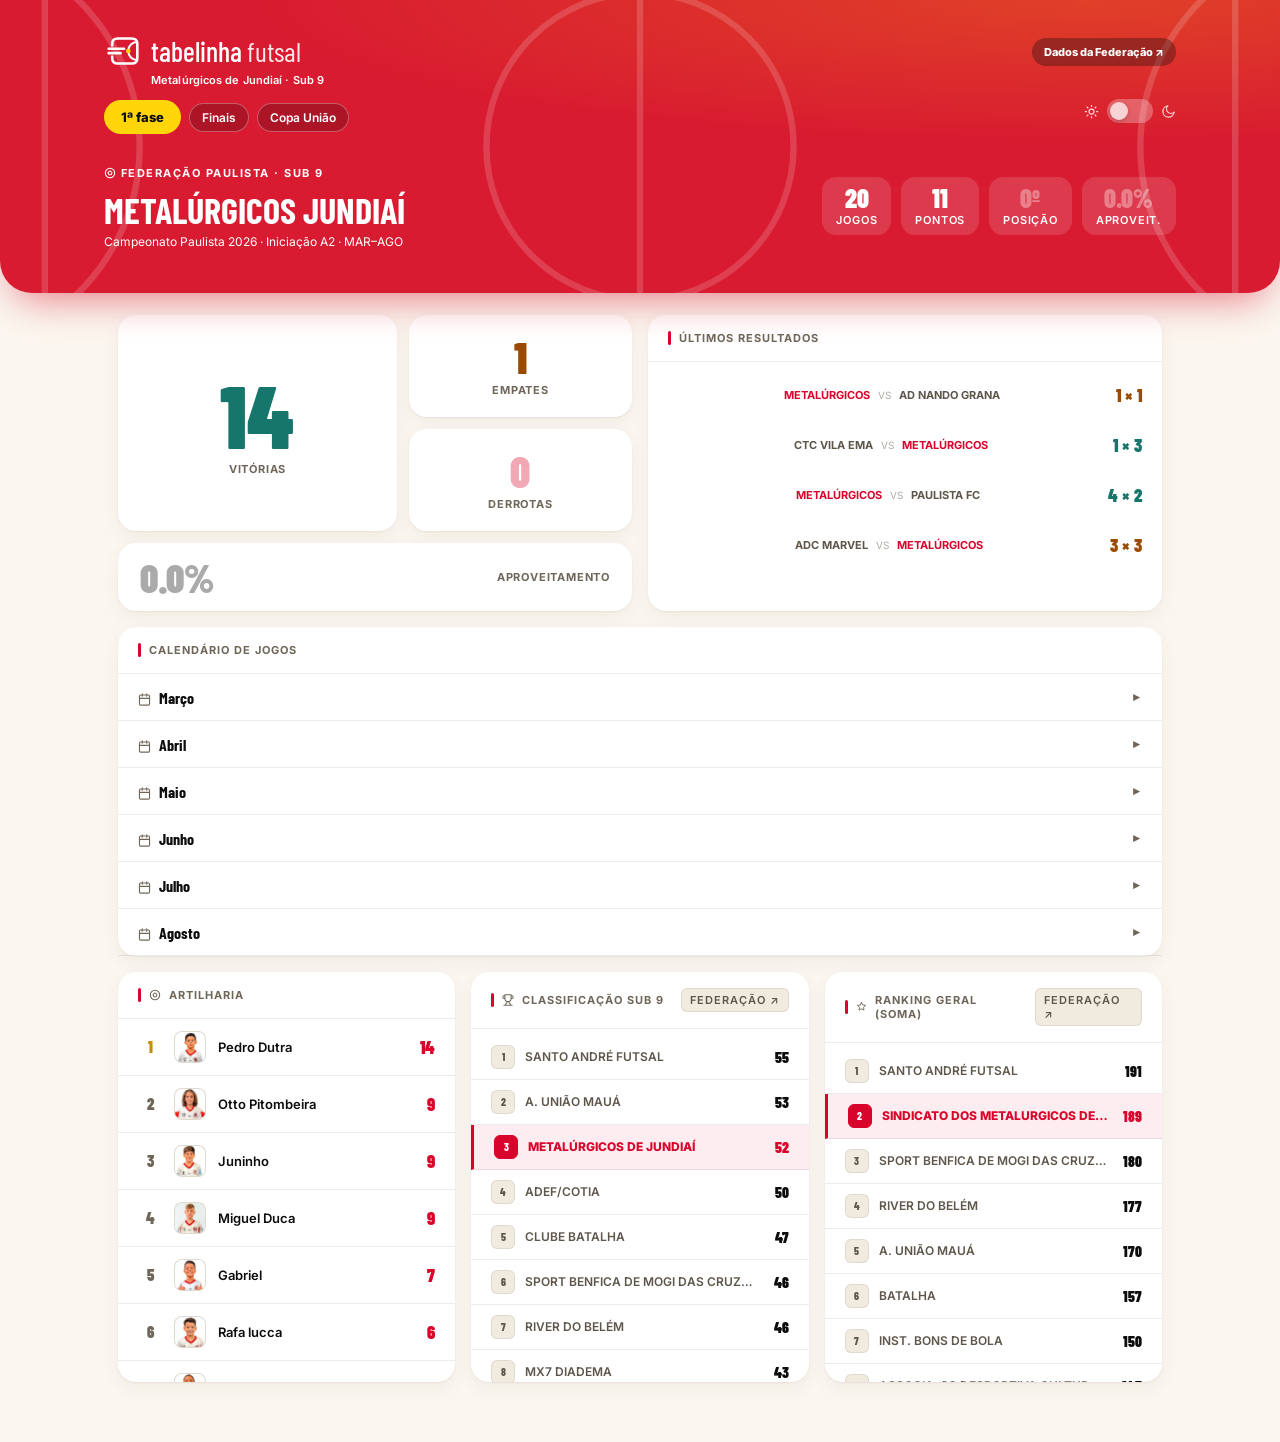
<file: primeira-fase.html>
<!DOCTYPE html>
<html lang="pt-BR">
<head>
<meta charset="UTF-8">
<meta name="viewport" content="width=device-width, initial-scale=1">
<title>Tabelinha Futsal · 1ª fase — Metalúrgicos Jundiaí Sub 9</title>
<meta name="description" content="Primeira fase do Paulista Iniciação A2 · resultados, calendário, artilharia e classificação do Metalúrgicos Sub 9.">
<meta name="theme-color" content="#FFD60A">
<link rel="manifest" href="manifest.webmanifest">
<link rel="icon" type="image/svg+xml" href="tabelinha-favicon.svg">
<link rel="icon" type="image/png" sizes="32x32" href="favicon-32.png">
<link rel="icon" type="image/png" sizes="16x16" href="favicon-16.png">
<link rel="apple-touch-icon" href="apple-touch-180.png">
<link href="https://fonts.googleapis.com/css2?family=Inter:wght@300;400;500;600;700;800;900&family=Barlow+Condensed:wght@500;600;700;800&display=swap" rel="stylesheet">
<style>
*,*::before,*::after{margin:0;padding:0;box-sizing:border-box}

:root {
  /* LIGHT MODE (Default) */
  --bg: #F4F5F7;
  --s1: #FFFFFF;
  --s2: #F8F9FA;
  --t1: #0D0D0D;
  --t2: #4B5563;
  --t3: #9CA3AF;
  --red: #D9042B; --red-bg: rgba(217,4,43,.06); --red-bd: rgba(217,4,43,.18);
  --green: #16A34A; --green-bg: rgba(22,163,74,.06); --green-bd: rgba(22,163,74,.2);
  --amber: #C07A00; --amber-bg: rgba(192,122,0,.06); --amber-bd: rgba(192,122,0,.2);
  --border: #E5E7EB; --border2: #D1D5DB;
  --r: 12px; --r2: 16px; --r3: 20px;
  --shadow: 0 4px 6px -1px rgba(0, 0, 0, 0.05), 0 2px 4px -1px rgba(0, 0, 0, 0.03);
}

html.dark-mode {
  /* DARK MODE (Glassmorphism) */
  --bg: #0a0014;
  --s1: rgba(255, 255, 255, 0.06);
  --s2: rgba(255, 255, 255, 0.1);
  --t1: #ffffff;
  --t2: rgba(255, 255, 255, 0.7);
  --t3: rgba(255, 255, 255, 0.4);
  --red: #FF5A6E; --red-bg: rgba(217,4,43,.15); --red-bd: rgba(217,4,43,.35);
  --green: #4ade80; --green-bg: rgba(34,197,94,.1); --green-bd: rgba(34,197,94,.25);
  --amber: #FFD60A; --amber-bg: rgba(251,191,36,.1); --amber-bd: rgba(251,191,36,.25);
  --border: rgba(255, 255, 255, 0.12); --border2: rgba(255, 255, 255, 0.2);
  --shadow: 0 10px 30px rgba(0, 0, 0, 0.3);
}

html {
  background: var(--bg);
  color: var(--t1);
  font-family: 'Inter', sans-serif;
  min-height: 100vh;
  transition: background-color 0.4s ease, color 0.4s ease;
  overflow-x: hidden;
}

body {
  max-width: 1080px;
  margin: 0 auto;
  padding: 28px 18px 60px;
  position: relative;
  z-index: 1;
}

/* ── ORBS BACKGROUND (Dark Mode Only) ── */
.orbs { display: none; position: fixed; inset: 0; pointer-events: none; z-index: -1; overflow: hidden; }
html.dark-mode .orbs { display: block; }
.orb { position: absolute; border-radius: 50%; filter: blur(80px); opacity: .55; animation: float-orb 14s ease-in-out infinite alternate; }
.orb1 { width: 600px; height: 600px; background: radial-gradient(circle, #D9042B 0%, transparent 70%); top: -200px; left: -150px; animation-duration: 16s; }
.orb2 { width: 500px; height: 500px; background: radial-gradient(circle, #4f46e5 0%, transparent 70%); top: 20%; right: -150px; animation-duration: 20s; animation-delay: -4s; }
.orb3 { width: 400px; height: 400px; background: radial-gradient(circle, #0D0D0D 0%, transparent 70%); bottom: -100px; left: 30%; animation-duration: 18s; animation-delay: -8s; }
@keyframes float-orb {
  0% { transform: translate(0,0) scale(1); }
  33% { transform: translate(30px,-40px) scale(1.05); }
  66% { transform: translate(-20px,20px) scale(.95); }
  100% { transform: translate(10px,-10px) scale(1.02); }
}

/* ── UTILS ── */
.glass-panel {
  background: var(--s1);
  border: 1px solid var(--border);
  border-radius: var(--r2);
  box-shadow: var(--shadow);
  transition: all 0.3s ease;
}
html.dark-mode .glass-panel {
  backdrop-filter: blur(20px);
  -webkit-backdrop-filter: blur(20px);
}
a { text-decoration: none; color: inherit; }
button { font-family: inherit; cursor: pointer; }

/* ── THEME SWITCH ── */
.theme-switch-wrapper {
  display: flex;
  justify-content: flex-end;
  align-items: center;
  gap: 8px;
  margin-bottom: 12px;
}
.theme-switch-wrapper span {
  font-size: 16px;
  opacity: 0.8;
}
.theme-switch {
  position: relative;
  display: inline-block;
  width: 46px;
  height: 24px;
}
.theme-switch input { opacity: 0; width: 0; height: 0; }
.slider {
  position: absolute; cursor: pointer; top: 0; left: 0; right: 0; bottom: 0;
  background-color: rgba(0,0,0,0.15); transition: .4s;
}
.slider:before {
  position: absolute; content: ""; height: 18px; width: 18px; left: 3px; bottom: 3px;
  background-color: white; transition: .4s; box-shadow: 0 2px 4px rgba(0,0,0,0.2);
}
html.dark-mode .slider { background-color: rgba(255,255,255,0.3); }
html.dark-mode .slider:before { transform: translateX(22px); }
.slider.round { border-radius: 24px; }
.slider.round:before { border-radius: 50%; }

/* ── HEADER ── */
.top-bar {
  background: var(--t1);
  border-radius: var(--r3);
  padding: 24px 28px;
  margin-bottom: 16px;
  display: flex;
  align-items: center;
  justify-content: space-between;
  flex-wrap: wrap;
  gap: 16px;
  position: relative;
  overflow: hidden;
}
html.dark-mode .top-bar {
  background: rgba(255,255,255,.06);
  border: 1px solid var(--border);
  backdrop-filter: blur(20px);
  -webkit-backdrop-filter: blur(20px);
}
/* Removed decorative red circle */
.tb-badge {
  display: inline-flex; align-items: center; gap: 5px; padding: 3px 10px; background: rgba(217,4,43,.2); border: 1px solid rgba(217,4,43,.3); border-radius: 999px; font-size: 9px; font-weight: 700; color: #FF5A6E; text-transform: uppercase; letter-spacing: 1.5px; margin-bottom: 10px;
}
.tb-title {
  font-family: 'Barlow Condensed', sans-serif; font-size: clamp(24px, 4vw, 36px); font-weight: 900; color: #fff; line-height: 1.1; letter-spacing: -.5px;
}
.tb-sub {
  font-size: 12px; color: rgba(255,255,255,.5); margin-top: 4px;
}
.tb-stats {
  display: flex; gap: 10px; flex-wrap: wrap; position: relative; z-index: 1;
}
.tb-stat {
  background: rgba(255,255,255,.06); border: 1px solid rgba(255,255,255,.1); border-radius: 10px; padding: 10px 16px; text-align: center;
}
.tb-stat .n { font-family: 'Barlow Condensed', sans-serif; font-size: 22px; font-weight: 900; color: #fff; line-height: 1; }
.tb-stat .l { font-size: 9px; color: rgba(255,255,255,.4); text-transform: uppercase; letter-spacing: .8px; font-weight: 600; margin-top: 2px; }

/* ── OVERVIEW GRID (WDL + LAST RESULTS) ── */
.overview-grid {
  display: grid;
  grid-template-columns: 1fr 1fr;
  gap: 16px;
  margin-bottom: 16px;
}
@media (max-width: 800px) {
  .overview-grid { grid-template-columns: 1fr; }
}

/* W/D/L */
.wdl-row { display: grid; grid-template-columns: repeat(2, 1fr); gap: 14px; grid-auto-rows: 1fr; }
.wdl-card { padding: 20px; text-align: center; display: flex; flex-direction: column; justify-content: center; align-items: center; height: 100%; min-height: 100px; overflow: hidden; }
.wdl-card.w { border-color: var(--green-bd); background: var(--green-bg); }
.wdl-card.d { border-color: var(--amber-bd); background: var(--amber-bg); }
.wdl-card.l { border-color: var(--red-bd); background: var(--red-bg); }
.wdl-card.a { border-color: rgba(14, 165, 233, 0.2); background: rgba(14, 165, 233, 0.06); }
html.dark-mode .wdl-card.a { border-color: rgba(14, 165, 233, 0.25); background: rgba(14, 165, 233, 0.1); }
.wdl-num { font-family: 'Barlow Condensed', sans-serif; font-size: 42px; font-weight: 900; line-height: 1; margin-bottom: 4px; }
.wdl-card.w .wdl-num { color: var(--green); }
.wdl-card.d .wdl-num { color: var(--amber); }
.wdl-card.l .wdl-num { color: var(--red); }
.wdl-card.a .wdl-num { color: #0D0D0D; }
.wdl-lbl { font-size: 11px; font-weight: 700; text-transform: uppercase; letter-spacing: .8px; color: var(--t3); }

/* LAST RESULTS PANEL */
.last-results-panel { display: flex; flex-direction: column; }
.last-games-container { display: flex; flex-direction: column; gap: 8px; padding: 12px 20px; flex: 1; justify-content: flex-start; max-height: 200px; overflow-y: auto; }
.lg-row {
  display: flex; align-items: center; justify-content: space-between; padding: 10px 14px; background: var(--s2); border-radius: 10px; border: 1px solid var(--border);
}
.lg-teams { font-size: 11px; font-weight: 700; color: var(--t2); text-transform: uppercase; display: flex; flex: 1; justify-content: center; gap: 8px; align-items: center; }
.lg-score { font-family: 'Barlow Condensed', sans-serif; font-size: 18px; font-weight: 900; color: var(--t1); background: var(--s1); padding: 4px 10px; border-radius: 6px; border: 1px solid var(--border); }
.lg-teams span.our { color: var(--red); }
.lg-row.w { border-color: var(--green-bd); background: var(--green-bg); }
.lg-row.d { border-color: var(--amber-bd); background: var(--amber-bg); }
.lg-row.l { border-color: var(--red-bd); background: var(--red-bg); }
.lg-row.w .lg-score { color: var(--green); border-color: var(--green-bd); }
.lg-row.d .lg-score { color: var(--amber); border-color: var(--amber-bd); }
.lg-row.l .lg-score { color: var(--red); border-color: var(--red-bd); }

/* ── NEXT GAME ── */
.next-banner {
  padding: 20px 24px; margin-bottom: 16px; display: flex; align-items: center; justify-content: space-between; flex-wrap: wrap; gap: 16px;
  border: 2px solid var(--red-bd);
}
html.dark-mode .next-banner {
  box-shadow: 0 0 30px rgba(217,4,43,.08) inset, 0 0 20px rgba(217,4,43,.05);
}
.nb-pulse { display: inline-flex; align-items: center; gap: 6px; padding: 3px 10px; background: var(--red-bg); border: 1px solid var(--red-bd); border-radius: 999px; font-size: 9px; font-weight: 800; color: var(--red); text-transform: uppercase; letter-spacing: 1px; margin-bottom: 10px; }
.nb-dot { width: 7px; height: 7px; border-radius: 50%; background: var(--red); animation: pulse-r 1.5s infinite; }
@keyframes pulse-r { 0%,100%{opacity:1;transform:scale(1)} 50%{opacity:.4;transform:scale(1.5)} }
.nb-match { font-family: 'Barlow Condensed', sans-serif; font-size: 20px; font-weight: 800; color: var(--t1); margin-bottom: 6px; }
.nb-match .our { color: var(--red); }
.nb-detail { font-size: 12px; color: var(--t2); line-height: 1.8; }
.nb-address { font-size: 11px; color: var(--t3); margin-top: 4px; font-weight: 500; }
.nb-map-btn { display: inline-flex; align-items: center; gap: 6px; background: var(--red); color: white; padding: 6px 12px; border-radius: 8px; font-size: 10px; font-weight: 800; text-transform: uppercase; letter-spacing: .5px; margin-top: 8px; transition: opacity .2s; }
.nb-map-btn:hover { opacity: .8; }
.nb-right { text-align: center; background: var(--red-bg); padding: 12px 20px; border-radius: 12px; border: 1px solid var(--red-bd); }
.nb-date { font-family: 'Barlow Condensed', sans-serif; font-size: 28px; font-weight: 900; color: var(--red); line-height: 1; }
.nb-time { font-size: 11px; color: var(--t2); font-weight: 700; text-transform: uppercase; margin-top: 4px; }

/* ── CALENDÁRIO & ESTATÍSTICAS LAYOUT ── */
.mb-16 { margin-bottom: 16px; }
.stats-cols { display: grid; grid-template-columns: repeat(auto-fit, minmax(300px, 1fr)); gap: 16px; align-items: start; }
@media (max-width: 900px) {
  .stats-cols { grid-template-columns: 1fr; }
}

/* Uniform height for the three statistic panels */
.stats-cols .glass-panel {
  height: 340px; /* same height for all three */
  display: flex;
  flex-direction: column;
}
.stats-cols .glass-panel .scroll-list {
  flex: 1;
  overflow-y: auto;
}
/* Slight visual tweak: the first panel (Artilharia) will show a bit more content before scrolling */
.stats-cols .glass-panel:nth-child(1) .scroll-list {
  /* no extra margin */
}
/* The other two panels start a bit lower, hiding a portion of their content */
.stats-cols .glass-panel:not(:nth-child(1)) .scroll-list {
  margin-top: 6px; /* hides a tiny slice at the top */
}

/* ── LISTS & PANELS ── */
.panel-head { padding: 16px 20px; border-bottom: 1px solid var(--border); font-size: 11px; font-weight: 700; text-transform: uppercase; letter-spacing: 1px; color: var(--t3); display: flex; align-items: center; justify-content: space-between; gap: 8px; }
.panel-head-title { display: flex; align-items: center; gap: 8px; }
.panel-head-title::before { content: ''; width: 3px; height: 14px; background: var(--red); border-radius: 2px; }
.fed-link { font-size: 10px; font-weight: 600; color: var(--t2); background: var(--s2); padding: 4px 8px; border-radius: 6px; border: 1px solid var(--border); transition: all 0.2s; }
.fed-link:hover { background: var(--t2); color: var(--s1); }

/* ── ACCORDION ── */
.month-group { display: flex; flex-direction: column; }
.month-header {
  padding: 14px 20px; background: var(--s2); border-bottom: 1px solid var(--border); font-family: 'Barlow Condensed', sans-serif; font-weight: 700; font-size: 16px; color: var(--t1); cursor: pointer; display: flex; align-items: center; justify-content: space-between;
}
.month-header:hover { background: var(--border); }
.month-icon { font-size: 12px; transition: transform 0.3s; color: var(--t3); }
.month-header.collapsed .month-icon.toggle-icon { transform: rotate(-90deg); }
.month-content { overflow: hidden; transition: max-height 0.3s ease; }
.month-content.collapsed { max-height: 0; }

/* ── GAME ROW ── */
.game-row { display: flex; align-items: center; padding: 16px 20px; border-bottom: 1px solid var(--border); gap: 14px; position: relative; transition: background .15s; }
.game-row:last-child { border-bottom: none; }
.game-row:hover { background: var(--s2); }
.game-row::before { content: ''; position: absolute; left: 0; top: 0; bottom: 0; width: 3px; }
.game-row.win::before { background: var(--green); }
.game-row.loss::before { background: var(--red); }
.game-row.draw::before { background: var(--amber); }

.gr-round { font-size: 9px; font-weight: 700; color: var(--t3); text-transform: uppercase; letter-spacing: .5px; width: 50px; flex-shrink: 0; }
.gr-teams { flex: 1; min-width: 0; }
.gr-match { font-size: 14px; font-weight: 600; color: var(--t1); white-space: nowrap; overflow: hidden; text-overflow: ellipsis; }
.gr-match .our { color: var(--red); }
.gr-info { font-size: 11px; color: var(--t3); margin-top: 4px; display: flex; gap: 8px; align-items: center; }
.gr-info a { color: var(--red); text-decoration: underline; }
.gr-score { font-family: 'Barlow Condensed', sans-serif; font-size: 24px; font-weight: 900; min-width: 65px; text-align: center; flex-shrink: 0; line-height: 1; }
.gr-score.win { color: var(--green); }
.gr-score.loss { color: var(--red); }
.gr-score.draw { color: var(--amber); }
.gr-score.pending { font-size: 11px; font-weight: 600; color: var(--t3); background: var(--s2); padding: 4px 8px; border-radius: 6px; border: 1px dashed var(--border2); }
.gr-badge { min-width: 60px; text-align: right; flex-shrink: 0; }
.outcome-badge { display: inline-flex; padding: 4px 8px; border-radius: 6px; font-size: 9px; font-weight: 700; text-transform: uppercase; letter-spacing: .5px; }
.outcome-badge.win { background: var(--green-bg); color: var(--green); border: 1px solid var(--green-bd); }
.outcome-badge.loss { background: var(--red-bg); color: var(--red); border: 1px solid var(--red-bd); }
.outcome-badge.draw { background: var(--amber-bg); color: var(--amber); border: 1px solid var(--amber-bd); }

.btn-edit { background: none; border: 1px solid var(--border); border-radius: 6px; font-size: 10px; font-weight: 600; color: var(--t2); padding: 4px 8px; margin-top: 6px; display: inline-block; }
.btn-edit:hover { background: var(--s2); color: var(--t1); }
.goals-list { font-size: 10px; color: var(--t2); margin-top: 6px; background: var(--s2); padding: 6px 10px; border-radius: 6px; display: inline-block; }



/* SCROLLABLE LISTS */
.scroll-list { max-height: 400px; overflow-y: auto; }
.scroll-list::-webkit-scrollbar { width: 6px; }
.scroll-list::-webkit-scrollbar-track { background: var(--bg); }
.scroll-list::-webkit-scrollbar-thumb { background: var(--border2); border-radius: 6px; }
.scroll-list::-webkit-scrollbar-thumb:hover { background: var(--t3); }

/* ARTILHARIA */
#artilhariaList { max-height: 320px; } /* Roughly 5 items */
.scorer-row { display: flex; align-items: center; gap: 12px; padding: 12px 20px; border-bottom: 1px solid var(--border); }
.scorer-row:last-child { border-bottom: none; }
.s-pos { font-family: 'Barlow Condensed', sans-serif; font-size: 16px; font-weight: 900; color: var(--t3); width: 24px; text-align: center; }
.s-pos.gold { color: #CA8A04; }
.s-photo { width: 32px; height: 32px; border-radius: 8px; background: var(--s2); border: 1px solid var(--border); overflow: hidden; flex-shrink: 0; }
.s-photo img { width: 100%; height: 100%; object-fit: cover; }
.s-info { flex: 1; min-width: 0; }
.s-name { font-size: 13px; font-weight: 600; color: var(--t1); white-space: nowrap; overflow: hidden; text-overflow: ellipsis; }
.s-goals-wrap { display: flex; flex-direction: column; gap: 4px; align-items: flex-end; }
.s-goals-num { font-family: 'Barlow Condensed', sans-serif; font-size: 18px; font-weight: 900; color: var(--red); line-height: 1; }

/* CLASSIF */
.classif-row { display: grid; grid-template-columns: 24px 1fr 24px; align-items: center; gap: 10px; padding: 10px 20px; border-bottom: 1px solid var(--border); font-size: 12px; }
.classif-row:last-child { border-bottom: none; }
.classif-row.our { background: var(--red-bg); border-left: 3px solid var(--red); }
.c-pos { width: 24px; height: 24px; border-radius: 6px; display: flex; align-items: center; justify-content: center; font-family: 'Barlow Condensed', sans-serif; font-size: 11px; font-weight: 800; background: var(--s2); color: var(--t2); border: 1px solid var(--border); }
.classif-row.our .c-pos { background: var(--red); color: #fff; border-color: var(--red); }
.c-team { font-weight: 600; color: var(--t2); white-space: nowrap; overflow: hidden; text-overflow: ellipsis; }
.classif-row.our .c-team { color: var(--red); font-weight: 800; }
.c-pts { font-family: 'Barlow Condensed', sans-serif; font-size: 14px; font-weight: 900; color: var(--t1); text-align: right; }
.classif-row.our .c-pts { color: var(--red); }

/* ── MODAL ── */
.modal-overlay { position: fixed; inset: 0; background: rgba(0,0,0,0.6); backdrop-filter: blur(4px); display: none; align-items: center; justify-content: center; z-index: 999; opacity: 0; transition: opacity 0.3s; }
.modal-overlay.open { display: flex; opacity: 1; }
.modal { background: var(--s1); width: 100%; max-width: 400px; border-radius: var(--r2); padding: 24px; position: relative; border: 1px solid var(--border); box-shadow: var(--shadow); transform: translateY(20px); transition: transform 0.3s; max-height: 90vh; display: flex; flex-direction: column; }
.modal-overlay.open .modal { transform: translateY(0); }
.modal-close { position: absolute; top: 16px; right: 16px; background: none; border: none; font-size: 20px; color: var(--t3); cursor: pointer; }
.modal h3 { font-family: 'Barlow Condensed', sans-serif; font-size: 20px; font-weight: 800; color: var(--t1); margin-bottom: 4px; }
.modal-subtitle { font-size: 12px; color: var(--t2); margin-bottom: 20px; }
.modal label { font-size: 11px; font-weight: 700; color: var(--t2); text-transform: uppercase; margin-bottom: 6px; display: block; }
.modal input[type="password"] { width: 100%; padding: 10px 14px; border: 1px solid var(--border); border-radius: 8px; background: var(--bg); color: var(--t1); margin-bottom: 16px; font-family: inherit; }
.score-inputs { display: flex; align-items: center; justify-content: center; gap: 16px; margin-bottom: 20px; }
.score-inputs > div { text-align: center; }
.score-inputs input { width: 60px; text-align: center; font-size: 24px; font-weight: 900; font-family: 'Barlow Condensed', sans-serif; padding: 8px; border: 1px solid var(--border); border-radius: 8px; background: var(--bg); color: var(--t1); }
.score-sep { font-size: 24px; font-weight: 700; color: var(--t3); }
.modal-actions { display: flex; gap: 10px; margin-top: 20px; }
.btn-save { flex: 1; background: var(--red); color: #fff; border: none; padding: 12px; border-radius: 8px; font-weight: 700; font-size: 14px; }
.btn-clear { background: var(--s2); color: var(--t2); border: 1px solid var(--border); padding: 12px; border-radius: 8px; font-weight: 600; font-size: 14px; }
.modal-error { color: var(--red); font-size: 12px; font-weight: 600; margin-top: 10px; display: none; text-align: center; }

#goalsContainer { overflow-y: auto; display: flex; flex-direction: column; gap: 8px; border: 1px solid var(--border); padding: 12px; border-radius: 12px; background: var(--bg); flex: 1; }
.goal-row { display: flex; align-items: center; justify-content: space-between; background: var(--s1); padding: 8px 12px; border-radius: 8px; border: 1px solid var(--border); }
.goal-player { display: flex; align-items: center; gap: 10px; font-size: 13px; font-weight: 600; color: var(--t1); }
.goal-controls { display: flex; align-items: center; gap: 10px; }
.goal-controls button { width: 24px; height: 24px; border-radius: 6px; border: 1px solid var(--border); background: var(--s2); color: var(--t1); font-weight: 800; display: flex; align-items: center; justify-content: center; }
.goal-controls span { font-family: 'Barlow Condensed', sans-serif; font-size: 16px; font-weight: 800; color: var(--red); width: 20px; text-align: center; }

:root {
  /* ID Tabelinha Futsal — paleta C */
  --bg: #FBF7F0;
  --s1: #FFFFFF;
  --s2: #F1EADF;
  --t1: #0D0D0D;
  --t2: #5E564B;
  --t3: #8A8173;
  --brand: #FB2C42; --yel: #FFD60A; --ball: #FB2C42;
  --red: #D9042B; --red-bg: rgba(217,4,43,.07); --red-bd: rgba(217,4,43,.2);
  --green: #17766B; --green-bg: rgba(30,140,128,.1); --green-bd: rgba(30,140,128,.28);
  --amber: #9A4B00; --amber-bg: rgba(255,138,31,.12); --amber-bd: rgba(255,138,31,.32);
  --gold: #8A6A00; --gold-bg: rgba(255,214,10,.22); --gold-bd: rgba(255,214,10,.6);
  --silver: #6B6358; --silver-bg: rgba(107,99,88,.1); --silver-bd: rgba(107,99,88,.25);
  --border: rgba(13,13,13,.08); --border2: rgba(13,13,13,.14);
  --r: 12px; --r2: 18px; --r3: 24px;
  --shadow: 0 1px 2px rgba(60,40,20,.06), 0 6px 18px rgba(60,40,20,.06);
  --shadow-lg: 0 14px 34px -10px rgba(60,40,20,.22);
}

html.dark-mode {
  --bg: #121110;
  --s1: #1D1B19;
  --s2: #2A2724;
  --t1: #FBF7F0;
  --t2: #BDB3A4;
  --t3: #8B8174;
  --brand: #E8172E; --ball: #FFD60A;
  --red: #FF5A6E; --red-bg: rgba(255,90,110,.14); --red-bd: rgba(255,90,110,.35);
  --green: #4CC4B5; --green-bg: rgba(76,196,181,.12); --green-bd: rgba(76,196,181,.3);
  --amber: #FFA24A; --amber-bg: rgba(255,162,74,.12); --amber-bd: rgba(255,162,74,.3);
  --gold: #FFD60A; --gold-bg: rgba(255,214,10,.14); --gold-bd: rgba(255,214,10,.35);
  --silver: #BDB3A4; --silver-bg: rgba(189,179,164,.12); --silver-bd: rgba(189,179,164,.3);
  --border: rgba(251,247,240,.1); --border2: rgba(251,247,240,.18);
  --shadow: 0 1px 2px rgba(0,0,0,.4);
  --shadow-lg: 0 14px 34px rgba(0,0,0,.45);
}

/* ── NAV ROW ── */
.nav-row {
  display: flex;
  align-items: center;
  justify-content: space-between;
  margin-bottom: 16px;
  flex-wrap: wrap;
  gap: 10px;
}
.nav-links {
  display: flex;
  align-items: center;
  gap: 8px;
  flex-wrap: wrap;
}
.nav-pill-btn {
  display: inline-flex;
  align-items: center;
  gap: 6px;
  padding: 8px 14px;
  border-radius: 999px;
  font-size: 12px;
  font-weight: 700;
  color: var(--t2);
  background: var(--s1);
  border: 1px solid var(--border);
  box-shadow: var(--shadow);
  transition: all 0.2s ease;
}
.nav-pill-btn:hover {
  color: var(--red);
  border-color: var(--red-bd);
  transform: translateY(-1px);
}
.nav-pill-btn.active {
  background: var(--red);
  color: #fff;
  border-color: var(--red);
  box-shadow: 0 4px 12px rgba(217,4,43,0.25);
}



/* ── Páginas 1ª fase / Finais ── */
.top-bar { background-color: var(--brand); background-image: url("data:image/svg+xml,%3Csvg xmlns='http://www.w3.org/2000/svg' viewBox='0 0 400 300' fill='none' stroke='white' stroke-opacity='.16' stroke-width='2'%3E%3Crect x='14' y='14' width='372' height='272' rx='8'/%3E%3Cpath d='M200 14V286'/%3E%3Ccircle cx='200' cy='150' r='48'/%3E%3Cpath d='M14 96a64 64 0 0 1 0 108M386 96a64 64 0 0 0 0 108'/%3E%3C/svg%3E"); background-size: cover; background-position: center; border: 0; box-shadow: 0 14px 34px -10px rgba(251,44,66,.55); }
html.dark-mode .top-bar { background-color: var(--brand); border: 0; backdrop-filter: none; -webkit-backdrop-filter: none; }
.tb-sub { color: rgba(255,255,255,.92); }
.tb-badge { background: none; border: 0; padding: 0; color: #FFD60A; }
.tb-title { font-weight: 700; letter-spacing: 0; }
.tb-stat { background: transparent; border: 0; padding: 4px 0; }
.tb-stat .n { font-size: 26px; }
.tb-stat .l { color: rgba(255,255,255,.88); }
.wdl-card, .wdl-card.w, .wdl-card.d, .wdl-card.l, .wdl-card.a { border: 0; }
.lg-row, .lg-row.w, .lg-row.d, .lg-row.l { border: 0; background: transparent; padding-left: 0; padding-right: 0; }
.lg-score, .lg-row.w .lg-score, .lg-row.d .lg-score, .lg-row.l .lg-score { background: transparent; border: 0; padding: 0; }
.next-banner { border: 0; }
.month-header { background: transparent; border-bottom: 0; box-shadow: inset 0 -1px 0 var(--border); }
.month-header:hover { background: var(--s2); }
.nb-pulse, .nb-right { background: transparent; border: 0; padding-left: 0; padding-right: 0; }
/* ── ID Tabelinha Futsal · aplicada sem mudar a estrutura da página ── */
.orbs { display: none !important; }
html.dark-mode .glass-panel { backdrop-filter: none; -webkit-backdrop-filter: none; }
.brand-row { display: flex; align-items: center; justify-content: space-between; gap: 12px; flex-wrap: wrap; margin-bottom: 14px; }
.brand { display: flex; align-items: center; gap: 9px; color: var(--t1); line-height: 1; }
.brand svg { display: block; flex: none; }
.brand .bw { display: flex; align-items: baseline; gap: 5px; font-family: 'Barlow Condensed', sans-serif; font-weight: 500; font-size: 30px; text-transform: lowercase; }
.brand .bw span { font-weight: 400; color: var(--t3); }
.brand-sub { font-size: 12px; font-weight: 600; color: var(--t2); }
.nav-pill-btn.active { background: var(--yel); color: #0D0D0D; border-color: transparent; box-shadow: none; }
.nav-pill-btn:hover { color: var(--t1); border-color: var(--border2); }
.hero-banner {
  background-color: var(--brand);
  background-image: url("data:image/svg+xml,%3Csvg xmlns='http://www.w3.org/2000/svg' viewBox='0 0 400 300' fill='none' stroke='white' stroke-opacity='.16' stroke-width='2'%3E%3Crect x='14' y='14' width='372' height='272' rx='8'/%3E%3Cpath d='M200 14V286'/%3E%3Ccircle cx='200' cy='150' r='48'/%3E%3Cpath d='M14 96a64 64 0 0 1 0 108M386 96a64 64 0 0 0 0 108'/%3E%3C/svg%3E");
  background-size: cover; background-position: center; border: 0;
  box-shadow: 0 14px 34px -10px rgba(251,44,66,.55);
}
.hero-banner::after { color: rgba(255,255,255,.07); }
.hero-top-tag { background: rgba(255,255,255,.18); border-color: rgba(255,255,255,.32); color: #FFD60A; }
.hero-banner .hero-title { font-weight: 700; letter-spacing: 0; font-size: clamp(30px, 6.4vw, 52px); }
.hero-banner .hero-title span, .hero-banner.copa .hero-title span { color: #FFD60A; }
.hero-sub { color: rgba(255,255,255,.92); }
.hero-stat-box { background: rgba(255,255,255,.16); border-color: rgba(255,255,255,.22); }
.hero-stat-box .num { font-size: 26px; }
.hero-stat-box .lbl { color: rgba(255,255,255,.88); }
.hero-stat-box.gold .num { color: #FFD60A; }
.hero-stat-box.silver .num { color: #FFFFFF; }
.hv-team.our { color: #FFD60A; font-size: clamp(18px, 4vw, 26px); }
.hv-team:not(.our) { color: rgba(255,255,255,.95); }
.hv-score { font-size: clamp(34px, 9vw, 60px); }
.hv-score small { color: rgba(255,255,255,.85); }
.hero-when { background: rgba(255,255,255,.16); border-color: rgba(255,255,255,.28); color: #FFD60A; }
.metal-card.ouro { border-left-color: #FFD60A; }
html.dark-mode .modal { background: #1D1B19; }
.gm-score { font-size: 21px; }
.c-pts { font-size: 15px; }
.s-goals-num { font-size: 18px; }
.ac-n { font-size: 17px; }
.nc-team { font-size: 18px; }
.tie-team .ts, .mt-t .sc, .md-table td.sc { font-size: 14px; }

/* ── Menos caixas: o conteúdo respira sobre o fundo, sem moldura atrás de cada texto ── */
.glass-panel, .tie-card, .mt, details.chave, details.quartas-det { border: 0; box-shadow: var(--shadow); }
.nav-pill-btn { border: 0; }
.mc-cat-badge, .mc-chave-pill, .sched-badge, .cat-tag { background: transparent !important; border: 0 !important; padding-left: 0; padding-right: 0; }
.pill, .chip { border: 0; }
.gm-score, .tie-team .ts, .mt-t .sc, .md-table td.sc { background: transparent; border: 0; padding: 0; min-width: 0; height: auto; }
.nc-when span { background: transparent; border: 0; padding: 0; }
.hero-when { background: transparent; border: 0; padding: 0; }
.hero-stat-box { background: transparent; border: 0; padding: 4px 0; }
.note, .semi-foot, .md-res { background: transparent; border: 0; padding: 0; }

/* ── Menos caixas, segunda passada: placares, etiquetas e faixas viram texto sobre o fundo ── */
.hero-top-tag { background: none; border: 0; padding: 0; }
.mt-top, .tie-meta { background: transparent; border-bottom: 0; }
.mt-t.win .sc, .tie-team.win .ts { background: transparent !important; color: var(--red) !important; border: 0 !important; }
.mt-t.lead .sc, .tie-team.lead .ts { background: transparent !important; color: var(--amber) !important; border: 0 !important; }
.next-card { background: transparent; border: 0; padding: 0; }
.nc-when, .venue-box { background: transparent; border-top: 0; }
.nc-when .tbd { background: transparent; border: 0; }
.leg-head { border-bottom: 0; }
.pill.done, .pill.next { background: transparent; border: 0; padding-left: 0; padding-right: 0; }
.ptab { background: transparent; border: 0; }
.ptab.active { background: transparent; color: var(--red); box-shadow: inset 0 -2px 0 var(--red); border-radius: 0; }
.chip.ok, .chip.lead, .chip.wait { background: transparent; border: 0; padding-left: 0; padding-right: 0; }
.tie-card.is-metal { border: 0; background: var(--s1); box-shadow: inset 3px 0 0 var(--red), var(--shadow); }
.mt.final { border: 0; }
</style>
<link rel="stylesheet" href="tabelinha.css?v=26">
</head>
<body>

<div class="orbs"></div>

<header class="hero-full"><div class="hero-in">
<!-- MARCA -->
<div class="brand-row"><div class="brand-wrap"><a class="brand" href="index.html" aria-label="Tabelinha Futsal">
  <svg width="38" height="38" viewBox="48 48 160 160" aria-hidden="true" focusable="false"><g fill="none" stroke="currentColor" stroke-linecap="round" stroke-linejoin="round"><path d="M82.43,104.48v-5.88c0-15.68,7.84-23.52,23.52-23.52h58.8c15.68,0,23.52,7.84,23.52,23.52v58.8c0,15.68-7.84,23.52-23.52,23.52h-58.8c-15.68,0-23.52-7.84-23.52-23.52v-5.88" stroke-width="11"/><path d="M67.73,118.79h64.68M67.73,137.05h49.98" stroke-width="11"/><path d="M188.27,89.78c-21.11,0-38.22,17.11-38.22,38.22s17.11,38.22,38.22,38.22" stroke-width="8.5"/></g><circle cx="150.05" cy="128" r="9.86" fill="var(--ball)"/></svg>
  <span class="bw">tabelinha<span>futsal</span></span></a>
  <span class="brand-sub">Metalúrgicos de Jundiaí · Sub 9</span></div>
  <a class="fed-btn" href="https://eventos.admfutsal.com.br/evento/902" target="_blank" rel="noopener"><span class="fed-lbl">Dados da </span>Federação ↗</a></div>
<div class="nav-row">
  <div class="nav-links">
    <a href="primeira-fase.html" class="nav-pill-btn active">1ª fase</a>
    <a href="finais.html" class="nav-pill-btn">Finais</a>
    <a href="index.html" class="nav-pill-btn">Copa União</a>
  </div>
  <div class="theme-switch-wrapper">
    <span style="font-size:14px;">☀️</span>
    <label class="theme-switch"><input type="checkbox" id="themeCheckbox" aria-label="Alternar modo escuro" onchange="toggleTheme()"><span class="slider round"></span></label>
    <span style="font-size:14px;">🌙</span>
  </div>
</div>

<!-- HEADER -->
<div class="top-bar">
  <div class="tb-left">
    <div class="tb-badge">⚽ Federação Paulista · SUB 9</div>
    <h1 class="tb-title">METALÚRGICOS JUNDIAÍ</h1>
    <div class="tb-sub">Campeonato Paulista 2026 · Iniciação A2 · MAR–AGO</div>
  </div>
  <div class="tb-stats">
    <div class="tb-stat"><div class="n" id="stat-j">0</div><div class="l">Jogos</div></div>
    <div class="tb-stat"><div class="n" id="stat-pts">0</div><div class="l">Pontos</div></div>
    <div class="tb-stat"><div class="n" id="stat-pos">-</div><div class="l">Posição</div></div>
    <div class="tb-stat"><div class="n" id="stat-apr">0%</div><div class="l">Aproveit.</div></div>
  </div>
</div>
</div></header>
<main id="conteudo">

<!-- W / D / L & ÚLTIMOS RESULTADOS -->
<div class="overview-grid">
  <div class="wdl-row">
    <div class="glass-panel wdl-card w"><div class="wdl-num" id="wc-w">0</div><div class="wdl-lbl">Vitórias</div></div>
    <div class="glass-panel wdl-card d"><div class="wdl-num" id="wc-d">0</div><div class="wdl-lbl">Empates</div></div>
    <div class="glass-panel wdl-card l"><div class="wdl-num" id="wc-l">0</div><div class="wdl-lbl">Derrotas</div></div>
    <div class="glass-panel wdl-card a"><div class="wdl-num" id="wc-a">0%</div><div class="wdl-lbl">Aproveitamento</div></div>
  </div>
  
  <div class="glass-panel last-results-panel">
    <div class="panel-head">
      <div class="panel-head-title">Últimos Resultados</div>
    </div>
    <div id="lastGamesList" class="last-games-container"></div>
  </div>
</div>

<!-- PRÓXIMO JOGO -->
<div class="glass-panel next-banner" id="nextBannerContainer" style="display: none;">
  <!-- Injetado via JS -->
</div>

<!-- CALENDÁRIO FULL WIDTH -->
<div class="glass-panel mb-16">
  <div class="panel-head">
    <div class="panel-head-title">Calendário de Jogos</div>
  </div>
  <div id="gamesList"></div>
</div>

<!-- 3 COLS ESTATÍSTICAS -->
<div class="stats-cols">

    <!-- ARTILHARIA -->
    <div class="glass-panel">
      <div class="panel-head">
        <div class="panel-head-title">⚽ Artilharia</div>
      </div>
      <div id="artilhariaList" class="scroll-list"></div>
    </div>

    <!-- CLASSIFICAÇÃO SUB 9 -->
    <div class="glass-panel">
      <div class="panel-head">
        <div class="panel-head-title">🏆 Classificação Sub 9</div>
        <a href="https://eventos.admfutsal.com.br/evento/902" target="_blank" class="fed-link">Federação ↗</a>
      </div>
      <div id="classifList" class="scroll-list"></div>
    </div>

    <!-- RANKING GERAL -->
    <div class="glass-panel">
      <div class="panel-head">
        <div class="panel-head-title">🌟 Ranking Geral (Soma)</div>
        <a href="https://eventos.admfutsal.com.br/ranking?grupo-cat=1&divisao=4" target="_blank" class="fed-link">Federação ↗</a>
      </div>
      <div id="rankingList" class="scroll-list"></div>
    </div>

</div>

<!-- MODAL DE RESULTADO -->
<div class="modal-overlay" id="modalOverlay">
  <div class="modal">
    <button class="modal-close" onclick="closeModal()">✕</button>
    <h3 id="modalTitle">Registrar Resultado</h3>
    <p class="modal-subtitle" id="modalSubtitle"></p>

    <label>Senha de acesso</label>
    <input type="password" id="inputPassword" placeholder="••••••••" autocomplete="off">

    <label>Placar</label>
    <div class="score-inputs">
      <div>
        <label id="modalHomeLabel" style="text-align: center; margin-bottom: 4px;">CASA</label>
        <input type="number" id="inputScoreHome" placeholder="0" min="0" max="99">
      </div>
      <div class="score-sep">×</div>
      <div>
        <label id="modalAwayLabel" style="text-align: center; margin-bottom: 4px;">FORA</label>
        <input type="number" id="inputScoreAway" placeholder="0" min="0" max="99">
      </div>
    </div>

    <label>Gols Marcados</label>
    <div id="goalsContainer"></div>

    <div class="modal-error" id="modalError">Senha incorreta ou erro no placar.</div>

    <div class="modal-actions">
      <button class="btn-save" onclick="saveResult()">Salvar Resultado</button>
      <button class="btn-clear" onclick="clearResult()">Apagar</button>
    </div>
  </div>
</div>

</main>
<script>
// =====================================================
// THEME TOGGLE
// =====================================================
function toggleTheme() {
  const html = document.documentElement;
  const cb = document.getElementById('themeCheckbox');
  if (cb.checked) {
    html.classList.add('dark-mode');
    localStorage.setItem('theme', 'dark');
  } else {
    html.classList.remove('dark-mode');
    localStorage.setItem('theme', 'light');
  }
}

// Load theme preference
if (localStorage.getItem('theme') === 'dark') {
  document.documentElement.classList.add('dark-mode');
  document.getElementById('themeCheckbox').checked = true;
}

// =====================================================
// DADOS
// =====================================================
const RESULT_PASSWORD = "metaljundiai2026";
const PLAYER_ICON = "icones/avatar.avif";

const PLAYERS = [
  { id: 1, name: "Bernardo Zanini", photo: "fotos_jogadores/01.png" },
  { id: 2, name: "Miguel", photo: "fotos_jogadores/02.png" },
  { id: 3, name: "Caio", photo: "fotos_jogadores/03.png" },
  { id: 4, name: "Xerife", photo: "fotos_jogadores/04.png" },
  { id: 6, name: "Rafinha", photo: "fotos_jogadores/06.png" },
  { id: 7, name: "Gabriel", photo: "fotos_jogadores/07.png" },
  { id: 8, name: "Juninho", photo: "fotos_jogadores/08.png" },
  { id: 9, name: "Davi lucca", photo: "fotos_jogadores/09.png" },
  { id: 10, name: "Pedro Dutra", photo: "fotos_jogadores/12.png" },
  { id: 11, name: "Miguel Duca", photo: "fotos_jogadores/11.png" },
  { id: 12, name: "Rafa lucca", photo: "fotos_jogadores/5.png" },
  { id: 13, name: "Ramalho", photo: "fotos_jogadores/10.png" },
  { id: 14, name: "Bernardo Marques", photo: "fotos_jogadores/14.png" },
  { id: 15, name: "Moisés", photo: "fotos_jogadores/15.png" },
  { id: 17, name: "Otto Pitombeira", photo: "fotos_jogadores/17.png" },
  { id: 20, name: "Davizinho", photo: "fotos_jogadores/20.png" }
].map(p => ({ ...p, displayName: `${p.id} - ${p.name}` }));

const HOME_VENUE = "Sindicato dos Metalúrgicos";
const HOME_ADDRESS = "R. Paulo Colin, 600, Jundiaí";

const games = [
  { round: "1ª Rodada", gameNum: "08", date: "15/03/2026", time: "16h15", home: "CLUBE BATALHA", away: "METALÚRGICOS/JUNDIAÍ", venue: "Ginásio Batalha", address: "R. Prof. Vahia de Abreu, 540 - Vila Matilde, São Paulo", isHome: false, mapsQuery: "Batalha Sport Center SP", finalScoreHome: 2, finalScoreAway: 2, finalGoals: '{"17 - Otto Pitombeira":2}' },
  { round: "2ª Rodada", gameNum: "16", date: "21/03/2026", time: "10h45", home: "METALÚRGICOS/JUNDIAÍ", away: "SANTO ANDRÉ FUTSAL", venue: HOME_VENUE, address: HOME_ADDRESS, isHome: true, mapsQuery: "", finalScoreHome: 3, finalScoreAway: 2, finalGoals: '{"8 - Juninho":1, "10 - Pedro Dutra":1, "1 - Bernardo Zanini":1}' },
  { round: "3ª Rodada", gameNum: "24", date: "28/03/2026", time: "10h15", home: "SER CAIEIRAS", away: "METALÚRGICOS/JUNDIAÍ", venue: "Ginásio Ernesto Diogo", address: "Rua João Dártora, 218 - Centro, Caieiras", isHome: false, mapsQuery: "Ginásio Ernesto Diogo de Farias Caieiras", finalScoreHome: 0, finalScoreAway: 1, finalGoals: '{"17 - Otto Pitombeira":1}' },
  { round: "4ª Rodada", gameNum: "41", date: "11/04/2026", time: "10h45", home: "METALÚRGICOS/JUNDIAÍ", away: "AD SUZANO", venue: HOME_VENUE, address: HOME_ADDRESS, isHome: true, mapsQuery: "", finalScoreHome: 2, finalScoreAway: 4, finalGoals: '{"7 - Gabriel":1, "9 - Davi lucca":1}' },
  { round: "5ª Rodada", gameNum: "57", date: "19/04/2026", time: "09h45", home: "IFA BONS DE BOLA", away: "METALÚRGICOS/JUNDIAÍ", venue: "Securitários", address: "R. Ioneji Matsubayashi, 982 - Itaquera, São Paulo", isHome: false, mapsQuery: "Centro Esportivo Sindicato Securitários Itaquera", finalScoreHome: 1, finalScoreAway: 6, finalGoals: '{"10 - Pedro Dutra":3, "8 - Juninho":2, "12 - Rafa lucca":1}' },
  { round: "6ª Rodada", gameNum: "67", date: "25/04/2026", time: "10h15", home: "METALÚRGICOS/JUNDIAÍ", away: "AE RIVER", venue: HOME_VENUE, address: HOME_ADDRESS, isHome: true, mapsQuery: "", finalScoreHome: 3, finalScoreAway: 3, finalGoals: '{"17 - Otto Pitombeira":1, "10 - Pedro Dutra":1, "8 - Juninho":1}' },
  { round: "7ª Rodada", gameNum: "78", date: "02/05/2026", time: "15h45", home: "ADEF FUTSAL", away: "METALÚRGICOS/JUNDIAÍ", venue: "Toca do Tigre", address: "R. Pará, 700 - Cotia, SP", isHome: false, mapsQuery: "R. Pará, 700 - Cotia, SP", finalScoreHome: 3, finalScoreAway: 2, finalGoals: '{"20 - Davizinho":1, "13 - Ramalho":1}' },
  { round: "8ª Rodada", gameNum: "90", date: "09/05/2026", time: "10h15", home: "METALÚRGICOS/JUNDIAÍ", away: "WIMPRO VEGUS", venue: HOME_VENUE, address: HOME_ADDRESS, isHome: true, mapsQuery: "", finalScoreHome: 7, finalScoreAway: 2, finalGoals: '{"10 - Pedro Dutra":3, "17 - Otto Pitombeira":1, "7 - Gabriel":1, "9 - Davi lucca":1, "12 - Rafa lucca":1}' },
  { round: "9ª Rodada", gameNum: "106", date: "18/05/2026", time: "15h45", home: "GDR 7 DE SETEMBRO", away: "METALÚRGICOS/JUNDIAÍ", venue: "Ginásio GDR", address: "R. Bom Jesus, 599 - Vila Reg. Feijó, São Paulo", isHome: false, mapsQuery: "GDR 7 de Setembro SP", finalScoreHome: 1, finalScoreAway: 4, finalGoals: '{"12 - Rafa lucca":1, "11 - Miguel Duca":2, "13 - Ramalho":1}' },
  { round: "10ª Rodada", gameNum: "113", date: "23/05/2026", time: "10h15", home: "METALÚRGICOS/JUNDIAÍ", away: "MX7 FUTSAL", venue: HOME_VENUE, address: HOME_ADDRESS, isHome: true, mapsQuery: "", finalScoreHome: 3, finalScoreAway: 2, finalGoals: '{"7 - Gabriel":1, "14 - Bernardo Marques":1, "17 - Otto Pitombeira":1}' },
  { round: "11ª Rodada", gameNum: "122", date: "30/05/2026", time: "09h45", home: "ADC MERCEDES BENZ", away: "METALÚRGICOS/JUNDIAÍ", venue: "Arena Mercedes", address: "R. Brejaúva, 337 - Vila São José, Diadema", isHome: false, mapsQuery: "ADC Mercedes Benz Diadema", finalScoreHome: 0, finalScoreAway: 1, finalGoals: '{"Gol Contra":1}' },
  { round: "12ª Rodada", gameNum: "136", date: "04/06/2026", time: "10h15", home: "METALÚRGICOS/JUNDIAÍ", away: "SPORT BENFICA MC", venue: HOME_VENUE, address: HOME_ADDRESS, isHome: true, mapsQuery: "", finalScoreHome: 1, finalScoreAway: 5, finalGoals: '{"7 - Gabriel":1}' },
  { round: "13ª Rodada", gameNum: "150", date: "06/06/2026", time: "15h45", home: "GR GREMETAL", away: "METALÚRGICOS/JUNDIAÍ", venue: "Jabaquara AC", address: "Av. Francisco Ferreira Canto, 351 - Caneleira, Santos", isHome: false, mapsQuery: "Jabaquara AC Santos", finalScoreHome: 1, finalScoreAway: 5, finalGoals: '{"11 - Miguel Duca":2, "10 - Pedro Dutra":2, "14 - Bernardo Marques":1}' },
  { round: "14ª Rodada", gameNum: "159", date: "13/06/2026", time: "09h45", home: "CAAS FUTMAX", away: "METALÚRGICOS/JUNDIAÍ", venue: "Ginásio João Carlos", address: "Av. 31 de Março, 327 - Votorantim", isHome: false, mapsQuery: "Ginásio João Carlos Votorantim", finalScoreHome: 0, finalScoreAway: 5, finalGoals: '{"11 - Miguel Duca":1, "8 - Juninho":1, "12 - Rafa lucca":1, "14 - Bernardo Marques":1, "9 - Davi lucca":1}' },
  { round: "15ª Rodada", gameNum: "179", date: "21/06/2026", time: "14h45", home: "METALÚRGICOS/JUNDIAÍ", away: "AE FRIBURGO", venue: HOME_VENUE, address: HOME_ADDRESS, isHome: true, mapsQuery: "", finalScoreHome: 6, finalScoreAway: 3, finalGoals: '{"10 - Pedro Dutra":1, "8 - Juninho":1, "11 - Miguel Duca":1, "1 - Bernardo Zanini":1, "20 - Davizinho":1, "7 - Gabriel":1}' },
  { round: "16ª Rodada", gameNum: "183", date: "27/06/2026", time: "09h45", home: "UNIÃO MAUÁ FUTSAL", away: "METALÚRGICOS/JUNDIAÍ", venue: "GE Mauaense", address: "R. Pedro de Toledo, 341 - Parque São Vicente, Mauá", isHome: false, mapsQuery: "GE Mauaense Mauá", finalScoreHome: 1, finalScoreAway: 4, finalGoals: '{"11 - Miguel Duca":1, "7 - Gabriel":1, "8 - Juninho":2}' },
  { round: "17ª Rodada", gameNum: "196", date: "04/07/2026", time: "10h15", home: "METALÚRGICOS/JUNDIAÍ", away: "AD SANTO ANDRÉ", venue: HOME_VENUE, address: HOME_ADDRESS, isHome: true, mapsQuery: "", finalScoreHome: 2, finalScoreAway: 0, finalGoals: '{"1 - Bernardo Zanini":1, "8 - Juninho":1}' },
  { round: "18ª Rodada", gameNum: "210", date: "09/07/2026", time: "10h45", home: "OCIAN PRAIA CLUBE", away: "METALÚRGICOS/JUNDIAÍ", venue: "Ocian Praia Clube", address: "R. Com. Otto Carlos Golanda, 80 - Praia Grande", isHome: false, mapsQuery: "Ocian Praia Clube", finalScoreHome: 0, finalScoreAway: 2, finalGoals: '{"10 - Pedro Dutra":1, "9 - Davi lucca":1}' },
  { round: "19ª Rodada", gameNum: "221", date: "01/08/2026", time: "10h15", home: "METALÚRGICOS/JUNDIAÍ", away: "AE CHUTE FUTSAL", venue: HOME_VENUE, address: HOME_ADDRESS, isHome: true, mapsQuery: "", finalScoreHome: 7, finalScoreAway: 2, finalGoals: '{"11 - Miguel Duca":1, "7 - Gabriel":1, "1 - Bernardo Zanini":1, "12 - Rafa lucca":1, "4 - Xerife":1, "13 - Ramalho":1, "20 - Davizinho":1}' },
  { round: "20ª Rodada", gameNum: "230", date: "08/08/2026", time: "09h45", home: "ADC MARVEL", away: "METALÚRGICOS/JUNDIAÍ", venue: "Arena Uniluz", address: "R. Batista Pereira, 275 - Macuco, Santos", isHome: false, mapsQuery: "Arena Uniluz Santos", finalScoreHome: 3, finalScoreAway: 3, finalGoals: '{"17 - Otto Pitombeira":2, "12 - Rafa lucca":1}' },
  { round: "21ª Rodada", gameNum: "247", date: "15/08/2026", time: "10h15", home: "METALÚRGICOS/JUNDIAÍ", away: "PAULISTA FC", venue: HOME_VENUE, address: HOME_ADDRESS, isHome: true, mapsQuery: "", finalScoreHome: 4, finalScoreAway: 2, finalGoals: '{"11 - Miguel Duca":1, "10 - Pedro Dutra":1, "13 - Ramalho":2}' },
  { round: "22ª Rodada", gameNum: "260", date: "22/08/2026", time: "15h45", home: "CTC VILA EMA", away: "METALÚRGICOS/JUNDIAÍ", venue: "CTC Vila Ema", address: "R. Pinto da Luz, 705 - Vila Ema, São Paulo", isHome: false, mapsQuery: "CTC Vila Ema SP", finalScoreHome: 1, finalScoreAway: 3, finalGoals: '{"13 - Ramalho":1, "10 - Pedro Dutra":1, "9 - Davi lucca":1}' },
  { round: "23ª Rodada", gameNum: "269", date: "29/08/2026", time: "10h15", home: "METALÚRGICOS/JUNDIAÍ", away: "AD NANDO GRANA", venue: HOME_VENUE, address: HOME_ADDRESS, isHome: true, mapsQuery: "", finalScoreHome: 1, finalScoreAway: 1, finalGoals: '{"17 - Otto Pitombeira":1}' }
];

const CLASSIF_DATA = [
  {
    "pos": "1º",
    "team": "SANTO ANDRÉ FUTSAL",
    "pts": 55,
    "j": 23,
    "v": 18,
    "e": 1,
    "d": 4,
    "gp": 86,
    "gc": 39,
    "sg": 47
  },
  {
    "pos": "2º",
    "team": "A. UNIÃO MAUÁ",
    "pts": 53,
    "j": 23,
    "v": 17,
    "e": 2,
    "d": 4,
    "gp": 68,
    "gc": 30,
    "sg": 38
  },
  {
    "pos": "3º",
    "team": "METALÚRGICOS DE JUNDIAÍ",
    "pts": 52,
    "j": 23,
    "v": 16,
    "e": 4,
    "d": 3,
    "gp": 77,
    "gc": 39,
    "sg": 38
  },
  {
    "pos": "4º",
    "team": "ADEF/COTIA",
    "pts": 50,
    "j": 23,
    "v": 16,
    "e": 2,
    "d": 5,
    "gp": 71,
    "gc": 37,
    "sg": 34
  },
  {
    "pos": "5º",
    "team": "CLUBE BATALHA",
    "pts": 47,
    "j": 23,
    "v": 15,
    "e": 2,
    "d": 6,
    "gp": 60,
    "gc": 33,
    "sg": 27
  },
  {
    "pos": "6º",
    "team": "SPORT BENFICA DE MOGI DAS CRUZES",
    "pts": 46,
    "j": 23,
    "v": 15,
    "e": 1,
    "d": 7,
    "gp": 83,
    "gc": 49,
    "sg": 34
  },
  {
    "pos": "7º",
    "team": "ASSOCIAÇÃO ESPORTIVA RIVER DO BELÉM | RIVER DO BELÉM",
    "pts": 46,
    "j": 23,
    "v": 14,
    "e": 4,
    "d": 5,
    "gp": 69,
    "gc": 40,
    "sg": 29
  },
  {
    "pos": "8º",
    "team": "MX7 DIADEMA",
    "pts": 43,
    "j": 23,
    "v": 13,
    "e": 4,
    "d": 6,
    "gp": 65,
    "gc": 50,
    "sg": 15
  },
  {
    "pos": "9º",
    "team": "ASSOCIAÇÃO DESPORTIVA NANDO GRANA",
    "pts": 41,
    "j": 23,
    "v": 13,
    "e": 2,
    "d": 8,
    "gp": 69,
    "gc": 57,
    "sg": 12
  },
  {
    "pos": "10º",
    "team": "G.D.R. 7 DE SETEMBRO",
    "pts": 39,
    "j": 23,
    "v": 12,
    "e": 3,
    "d": 8,
    "gp": 73,
    "gc": 55,
    "sg": 18
  },
  {
    "pos": "11º",
    "team": "ADC MARVEL",
    "pts": 38,
    "j": 23,
    "v": 11,
    "e": 5,
    "d": 7,
    "gp": 42,
    "gc": 37,
    "sg": 5
  },
  {
    "pos": "12º",
    "team": "ADC MERCEDES BENZ",
    "pts": 33,
    "j": 23,
    "v": 10,
    "e": 3,
    "d": 10,
    "gp": 44,
    "gc": 37,
    "sg": 7
  },
  {
    "pos": "13º",
    "team": "ASSOCIAÇÃO PAULISTA FUTEBOL CLUBE MOOCA",
    "pts": 33,
    "j": 23,
    "v": 9,
    "e": 6,
    "d": 8,
    "gp": 55,
    "gc": 53,
    "sg": 2
  },
  {
    "pos": "14º",
    "team": "A.D. SUZANO",
    "pts": 30,
    "j": 23,
    "v": 9,
    "e": 3,
    "d": 11,
    "gp": 48,
    "gc": 49,
    "sg": -1
  },
  {
    "pos": "15º",
    "team": "GR GREMETAL",
    "pts": 29,
    "j": 23,
    "v": 9,
    "e": 2,
    "d": 12,
    "gp": 68,
    "gc": 74,
    "sg": -6
  },
  {
    "pos": "16º",
    "team": "INST. BONS DE BOLA",
    "pts": 25,
    "j": 23,
    "v": 7,
    "e": 4,
    "d": 12,
    "gp": 44,
    "gc": 72,
    "sg": -28
  },
  {
    "pos": "17º",
    "team": "CTC VILA EMA",
    "pts": 24,
    "j": 23,
    "v": 8,
    "e": 0,
    "d": 15,
    "gp": 50,
    "gc": 69,
    "sg": -19
  },
  {
    "pos": "18º",
    "team": "S.E.R. CAIEIRAS",
    "pts": 24,
    "j": 23,
    "v": 7,
    "e": 3,
    "d": 13,
    "gp": 46,
    "gc": 59,
    "sg": -13
  },
  {
    "pos": "19º",
    "team": "ASSOCIAÇÃO DESPORTIVA SANTO ANDRE FUTSAL",
    "pts": 21,
    "j": 23,
    "v": 6,
    "e": 3,
    "d": 14,
    "gp": 51,
    "gc": 76,
    "sg": -25
  },
  {
    "pos": "20º",
    "team": "AE FRIBURGO",
    "pts": 19,
    "j": 23,
    "v": 5,
    "e": 4,
    "d": 14,
    "gp": 44,
    "gc": 80,
    "sg": -36
  },
  {
    "pos": "21º",
    "team": "CHUTE FUTSAL",
    "pts": 17,
    "j": 23,
    "v": 5,
    "e": 2,
    "d": 16,
    "gp": 43,
    "gc": 81,
    "sg": -38
  },
  {
    "pos": "22º",
    "team": "OCIAN PRAIA CLUBE",
    "pts": 14,
    "j": 23,
    "v": 4,
    "e": 2,
    "d": 17,
    "gp": 25,
    "gc": 52,
    "sg": -27
  },
  {
    "pos": "23º",
    "team": "ASSOCIAçãO ESPORTIVA FUTMAX",
    "pts": 10,
    "j": 23,
    "v": 3,
    "e": 1,
    "d": 19,
    "gp": 27,
    "gc": 78,
    "sg": -51
  },
  {
    "pos": "24º",
    "team": "AA WIMPRO GUARULHOS",
    "pts": 7,
    "j": 23,
    "v": 2,
    "e": 1,
    "d": 20,
    "gp": 26,
    "gc": 88,
    "sg": -62
  },
  {
    "pos": "1º",
    "team": "SANTO ANDRÉ FUTSAL",
    "pts": 55,
    "j": 23,
    "v": 18,
    "e": 1,
    "d": 4,
    "gp": 86,
    "gc": 39,
    "sg": 47
  },
  {
    "pos": "2º",
    "team": "A. UNIÃO MAUÁ",
    "pts": 53,
    "j": 23,
    "v": 17,
    "e": 2,
    "d": 4,
    "gp": 68,
    "gc": 30,
    "sg": 38
  },
  {
    "pos": "3º",
    "team": "METALÚRGICOS DE JUNDIAÍ",
    "pts": 52,
    "j": 23,
    "v": 16,
    "e": 4,
    "d": 3,
    "gp": 77,
    "gc": 39,
    "sg": 38
  },
  {
    "pos": "4º",
    "team": "ADEF/COTIA",
    "pts": 50,
    "j": 23,
    "v": 16,
    "e": 2,
    "d": 5,
    "gp": 71,
    "gc": 37,
    "sg": 34
  },
  {
    "pos": "5º",
    "team": "CLUBE BATALHA",
    "pts": 47,
    "j": 23,
    "v": 15,
    "e": 2,
    "d": 6,
    "gp": 60,
    "gc": 33,
    "sg": 27
  },
  {
    "pos": "6º",
    "team": "SPORT BENFICA DE MOGI DAS CRUZES",
    "pts": 46,
    "j": 23,
    "v": 15,
    "e": 1,
    "d": 7,
    "gp": 83,
    "gc": 49,
    "sg": 34
  },
  {
    "pos": "7º",
    "team": "ASSOCIAÇÃO ESPORTIVA RIVER DO BELÉM | RIVER DO BELÉM",
    "pts": 46,
    "j": 23,
    "v": 14,
    "e": 4,
    "d": 5,
    "gp": 69,
    "gc": 40,
    "sg": 29
  },
  {
    "pos": "8º",
    "team": "MX7 DIADEMA",
    "pts": 43,
    "j": 23,
    "v": 13,
    "e": 4,
    "d": 6,
    "gp": 65,
    "gc": 50,
    "sg": 15
  },
  {
    "pos": "9º",
    "team": "ASSOCIAÇÃO DESPORTIVA NANDO GRANA",
    "pts": 41,
    "j": 23,
    "v": 13,
    "e": 2,
    "d": 8,
    "gp": 69,
    "gc": 57,
    "sg": 12
  },
  {
    "pos": "10º",
    "team": "G.D.R. 7 DE SETEMBRO",
    "pts": 39,
    "j": 23,
    "v": 12,
    "e": 3,
    "d": 8,
    "gp": 73,
    "gc": 55,
    "sg": 18
  },
  {
    "pos": "11º",
    "team": "ADC MARVEL",
    "pts": 38,
    "j": 23,
    "v": 11,
    "e": 5,
    "d": 7,
    "gp": 42,
    "gc": 37,
    "sg": 5
  },
  {
    "pos": "12º",
    "team": "ADC MERCEDES BENZ",
    "pts": 33,
    "j": 23,
    "v": 10,
    "e": 3,
    "d": 10,
    "gp": 44,
    "gc": 37,
    "sg": 7
  },
  {
    "pos": "13º",
    "team": "ASSOCIAÇÃO PAULISTA FUTEBOL CLUBE MOOCA",
    "pts": 33,
    "j": 23,
    "v": 9,
    "e": 6,
    "d": 8,
    "gp": 55,
    "gc": 53,
    "sg": 2
  },
  {
    "pos": "14º",
    "team": "A.D. SUZANO",
    "pts": 30,
    "j": 23,
    "v": 9,
    "e": 3,
    "d": 11,
    "gp": 48,
    "gc": 49,
    "sg": -1
  },
  {
    "pos": "15º",
    "team": "GR GREMETAL",
    "pts": 29,
    "j": 23,
    "v": 9,
    "e": 2,
    "d": 12,
    "gp": 68,
    "gc": 74,
    "sg": -6
  },
  {
    "pos": "16º",
    "team": "INST. BONS DE BOLA",
    "pts": 25,
    "j": 23,
    "v": 7,
    "e": 4,
    "d": 12,
    "gp": 44,
    "gc": 72,
    "sg": -28
  },
  {
    "pos": "17º",
    "team": "CTC VILA EMA",
    "pts": 24,
    "j": 23,
    "v": 8,
    "e": 0,
    "d": 15,
    "gp": 50,
    "gc": 69,
    "sg": -19
  },
  {
    "pos": "18º",
    "team": "S.E.R. CAIEIRAS",
    "pts": 24,
    "j": 23,
    "v": 7,
    "e": 3,
    "d": 13,
    "gp": 46,
    "gc": 59,
    "sg": -13
  },
  {
    "pos": "19º",
    "team": "ASSOCIAÇÃO DESPORTIVA SANTO ANDRE FUTSAL",
    "pts": 21,
    "j": 23,
    "v": 6,
    "e": 3,
    "d": 14,
    "gp": 51,
    "gc": 76,
    "sg": -25
  },
  {
    "pos": "20º",
    "team": "AE FRIBURGO",
    "pts": 19,
    "j": 23,
    "v": 5,
    "e": 4,
    "d": 14,
    "gp": 44,
    "gc": 80,
    "sg": -36
  },
  {
    "pos": "21º",
    "team": "CHUTE FUTSAL",
    "pts": 17,
    "j": 23,
    "v": 5,
    "e": 2,
    "d": 16,
    "gp": 43,
    "gc": 81,
    "sg": -38
  },
  {
    "pos": "22º",
    "team": "OCIAN PRAIA CLUBE",
    "pts": 14,
    "j": 23,
    "v": 4,
    "e": 2,
    "d": 17,
    "gp": 25,
    "gc": 52,
    "sg": -27
  },
  {
    "pos": "23º",
    "team": "ASSOCIAçãO ESPORTIVA FUTMAX",
    "pts": 10,
    "j": 23,
    "v": 3,
    "e": 1,
    "d": 19,
    "gp": 27,
    "gc": 78,
    "sg": -51
  },
  {
    "pos": "24º",
    "team": "AA WIMPRO GUARULHOS",
    "pts": 7,
    "j": 23,
    "v": 2,
    "e": 1,
    "d": 20,
    "gp": 26,
    "gc": 88,
    "sg": -62
  },
  {
    "pos": "1º",
    "team": "SANTO ANDRÉ FUTSAL",
    "pts": 55,
    "j": 23,
    "v": 18,
    "e": 1,
    "d": 4,
    "gp": 86,
    "gc": 39,
    "sg": 47
  },
  {
    "pos": "2º",
    "team": "A. UNIÃO MAUÁ",
    "pts": 53,
    "j": 23,
    "v": 17,
    "e": 2,
    "d": 4,
    "gp": 68,
    "gc": 30,
    "sg": 38
  },
  {
    "pos": "3º",
    "team": "METALÚRGICOS DE JUNDIAÍ",
    "pts": 52,
    "j": 23,
    "v": 16,
    "e": 4,
    "d": 3,
    "gp": 77,
    "gc": 39,
    "sg": 38
  },
  {
    "pos": "4º",
    "team": "ADEF/COTIA",
    "pts": 50,
    "j": 23,
    "v": 16,
    "e": 2,
    "d": 5,
    "gp": 71,
    "gc": 37,
    "sg": 34
  },
  {
    "pos": "5º",
    "team": "CLUBE BATALHA",
    "pts": 47,
    "j": 23,
    "v": 15,
    "e": 2,
    "d": 6,
    "gp": 60,
    "gc": 33,
    "sg": 27
  },
  {
    "pos": "6º",
    "team": "SPORT BENFICA DE MOGI DAS CRUZES",
    "pts": 46,
    "j": 23,
    "v": 15,
    "e": 1,
    "d": 7,
    "gp": 83,
    "gc": 49,
    "sg": 34
  },
  {
    "pos": "7º",
    "team": "ASSOCIAÇÃO ESPORTIVA RIVER DO BELÉM | RIVER DO BELÉM",
    "pts": 46,
    "j": 23,
    "v": 14,
    "e": 4,
    "d": 5,
    "gp": 69,
    "gc": 40,
    "sg": 29
  },
  {
    "pos": "8º",
    "team": "MX7 DIADEMA",
    "pts": 43,
    "j": 23,
    "v": 13,
    "e": 4,
    "d": 6,
    "gp": 65,
    "gc": 50,
    "sg": 15
  },
  {
    "pos": "9º",
    "team": "ASSOCIAÇÃO DESPORTIVA NANDO GRANA",
    "pts": 41,
    "j": 23,
    "v": 13,
    "e": 2,
    "d": 8,
    "gp": 69,
    "gc": 57,
    "sg": 12
  },
  {
    "pos": "10º",
    "team": "G.D.R. 7 DE SETEMBRO",
    "pts": 39,
    "j": 23,
    "v": 12,
    "e": 3,
    "d": 8,
    "gp": 73,
    "gc": 55,
    "sg": 18
  },
  {
    "pos": "11º",
    "team": "ADC MARVEL",
    "pts": 38,
    "j": 23,
    "v": 11,
    "e": 5,
    "d": 7,
    "gp": 42,
    "gc": 37,
    "sg": 5
  },
  {
    "pos": "12º",
    "team": "ADC MERCEDES BENZ",
    "pts": 33,
    "j": 23,
    "v": 10,
    "e": 3,
    "d": 10,
    "gp": 44,
    "gc": 37,
    "sg": 7
  },
  {
    "pos": "13º",
    "team": "ASSOCIAÇÃO PAULISTA FUTEBOL CLUBE MOOCA",
    "pts": 33,
    "j": 23,
    "v": 9,
    "e": 6,
    "d": 8,
    "gp": 55,
    "gc": 53,
    "sg": 2
  },
  {
    "pos": "14º",
    "team": "A.D. SUZANO",
    "pts": 30,
    "j": 23,
    "v": 9,
    "e": 3,
    "d": 11,
    "gp": 48,
    "gc": 49,
    "sg": -1
  },
  {
    "pos": "15º",
    "team": "GR GREMETAL",
    "pts": 29,
    "j": 23,
    "v": 9,
    "e": 2,
    "d": 12,
    "gp": 68,
    "gc": 74,
    "sg": -6
  },
  {
    "pos": "16º",
    "team": "INST. BONS DE BOLA",
    "pts": 25,
    "j": 23,
    "v": 7,
    "e": 4,
    "d": 12,
    "gp": 44,
    "gc": 72,
    "sg": -28
  },
  {
    "pos": "17º",
    "team": "CTC VILA EMA",
    "pts": 24,
    "j": 23,
    "v": 8,
    "e": 0,
    "d": 15,
    "gp": 50,
    "gc": 69,
    "sg": -19
  },
  {
    "pos": "18º",
    "team": "S.E.R. CAIEIRAS",
    "pts": 24,
    "j": 23,
    "v": 7,
    "e": 3,
    "d": 13,
    "gp": 46,
    "gc": 59,
    "sg": -13
  },
  {
    "pos": "19º",
    "team": "ASSOCIAÇÃO DESPORTIVA SANTO ANDRE FUTSAL",
    "pts": 21,
    "j": 23,
    "v": 6,
    "e": 3,
    "d": 14,
    "gp": 51,
    "gc": 76,
    "sg": -25
  },
  {
    "pos": "20º",
    "team": "AE FRIBURGO",
    "pts": 19,
    "j": 23,
    "v": 5,
    "e": 4,
    "d": 14,
    "gp": 44,
    "gc": 80,
    "sg": -36
  },
  {
    "pos": "21º",
    "team": "CHUTE FUTSAL",
    "pts": 17,
    "j": 23,
    "v": 5,
    "e": 2,
    "d": 16,
    "gp": 43,
    "gc": 81,
    "sg": -38
  },
  {
    "pos": "22º",
    "team": "OCIAN PRAIA CLUBE",
    "pts": 14,
    "j": 23,
    "v": 4,
    "e": 2,
    "d": 17,
    "gp": 25,
    "gc": 52,
    "sg": -27
  },
  {
    "pos": "23º",
    "team": "ASSOCIAçãO ESPORTIVA FUTMAX",
    "pts": 10,
    "j": 23,
    "v": 3,
    "e": 1,
    "d": 19,
    "gp": 27,
    "gc": 78,
    "sg": -51
  },
  {
    "pos": "24º",
    "team": "AA WIMPRO GUARULHOS",
    "pts": 7,
    "j": 23,
    "v": 2,
    "e": 1,
    "d": 20,
    "gp": 26,
    "gc": 88,
    "sg": -62
  }
];

const RANKING_GERAL_DATA = [
  {
    "pos": 1,
    "team": "SANTO ANDRE FUTEBOL CLUBE | SANTO ANDRÉ FUTSAL",
    "pts": 191
  },
  {
    "pos": 2,
    "team": "SINDICATO DOS METALURGICOS DE JUNDIAÍ",
    "pts": 189
  },
  {
    "pos": 3,
    "team": "SPORT BENFICA DE MOGI DAS CRUZES ",
    "pts": 180
  },
  {
    "pos": 4,
    "team": "ASSOCIAÇÃO ESPORTIVA RIVER DO BELÉM | RIVER DO BELÉM",
    "pts": 177
  },
  {
    "pos": 5,
    "team": "ASSOCIAÇÃO UNIÃO MAUÁ | A. UNIÃO MAUÁ",
    "pts": 170
  },
  {
    "pos": 6,
    "team": "CLUBE BATALHA E SERVICOS ADMINISTRATIVOS E TELE-ATENDIMENTO LTDA |  BATALHA",
    "pts": 157
  },
  {
    "pos": 7,
    "team": "INSTITUTO FORMANDO ATLETAS BONS DE BOLA | INST. BONS DE BOLA",
    "pts": 150
  },
  {
    "pos": 8,
    "team": "ASSOCIAçãO DESPORTIVA CULTURAL MARVEL",
    "pts": 145
  },
  {
    "pos": 9,
    "team": "A.D.E.F. ASSOCIAÇÃO DESPORTIVA EDUKA FUT | ADEF/COTIA",
    "pts": 140
  },
  {
    "pos": 10,
    "team": "GRÊMIO RECR. ESPORTIVO DOS METALÚRGICOS DE SANTOS -  GREMETAL",
    "pts": 136
  },
  {
    "pos": 11,
    "team": "ASSOCIAÇÃO DESPORTIVA CLASSISTA MERCEDES BENZ | ADC MERCEDES BENZ",
    "pts": 156
  },
  {
    "pos": 12,
    "team": "ASSOCIACAO DESPORTIVA S.F. | A.D. SUZANO",
    "pts": 133
  },
  {
    "pos": 13,
    "team": "CÍRCULO DE TRABALHADORES CRISTÃOS DE VILA EMA - CTC VILA EMA",
    "pts": 130
  },
  {
    "pos": 14,
    "team": "GRÊMIO DESPORTIVO RECREATIVO 7 DE SETEMBRO ",
    "pts": 129
  },
  {
    "pos": 15,
    "team": "ASSOCIAÇÃO DESPORTIVA NANDO GRANA",
    "pts": 116
  },
  {
    "pos": 16,
    "team": "ASSOCIAÇÃO DESPORTIVA SANTO ANDRE FUTSAL - AD SANTO ANDRÉ FUTSAL",
    "pts": 114
  },
  {
    "pos": 17,
    "team": "ASSOCIAÇÃO ESPORTIVA FRIBURGO | AE FRIBURGO",
    "pts": 107
  },
  {
    "pos": 18,
    "team": "LIFESPORTS GESTAO ESPORTIVA LTDA | MX7 DIADEMA",
    "pts": 106
  },
  {
    "pos": 19,
    "team": "ASSOCIAÇÃO ESPORTIVA CHUTE FUTSAL PARADA INGLESA - CHUTE FUTSAL",
    "pts": 101
  },
  {
    "pos": 20,
    "team": "OCIAN PRAIA CLUBE (A.A. PRAIA GRANDE) - MASCULINO - OCIAN PRAIA CLUBE",
    "pts": 100
  },
  {
    "pos": 21,
    "team": "SOCIEDADE ESPORTIVA E RECREATIVA DE CAIEIRAS | S.E.R. CAIEIRAS",
    "pts": 98
  },
  {
    "pos": 22,
    "team": "ASSOCIAÇÃO PAULISTA FUTEBOL CLUBE MOOCA - | ATIVO",
    "pts": 91
  },
  {
    "pos": 23,
    "team": "ASSOCIAçãO ESPORTIVA FUTMAX",
    "pts": 85
  },
  {
    "pos": 24,
    "team": "ASSOCIAÇÃO ATLÉTICA WIMPRO MENORES GUARULHOS - AA WIMPRO GUARULHOS",
    "pts": 60
  }
];

const monthNames = { '03': 'Março', '04': 'Abril', '05': 'Maio', '06': 'Junho', '07': 'Julho', '08': 'Agosto' };

// =====================================================
// LOGIC & RENDER
// =====================================================
function getStorageKey(gameNum) { return `result_game_${gameNum}`; }

function loadResult(gameNum) {
  try {
    const local = localStorage.getItem(getStorageKey(gameNum));
    if (local) return JSON.parse(local);
    const game = games.find(g => g.gameNum === gameNum);
    if (game && game.finalScoreHome !== undefined) {
      return { homeScore: game.finalScoreHome, awayScore: game.finalScoreAway, goals: game.finalGoals || '' };
    }
    return null;
  } catch { return null; }
}

function saveResultToStorage(gameNum, homeScore, awayScore, goals) {
  localStorage.setItem(getStorageKey(gameNum), JSON.stringify({ homeScore, awayScore, goals }));
}

function clearResultFromStorage(gameNum) {
  localStorage.removeItem(getStorageKey(gameNum));
}

function calcOutcome(game, homeScore, awayScore) {
  const metalHome = game.home.includes('METALÚRGICOS');
  const metalScore = metalHome ? homeScore : awayScore;
  const oppScore = metalHome ? awayScore : homeScore;
  if (metalScore > oppScore) return 'win';
  if (metalScore < oppScore) return 'loss';
  return 'draw';
}

function renderGames() {
  const container = document.getElementById('gamesList');
  const nextBanner = document.getElementById('nextBannerContainer');
  let currentMonth = '';
  let html = '';

  const nextGame = games.find(g => loadResult(g.gameNum) === null);
  if (nextGame) {
    const isHome = nextGame.isHome;
    const mapsLink = !isHome && nextGame.mapsQuery ? `<a href="https://www.google.com/maps/search/?api=1&query=${encodeURIComponent(nextGame.mapsQuery)}" target="_blank" class="nb-map-btn">📍 VER MAPA</a>` : '';
    const addressLine = !isHome && nextGame.address ? `<div class="nb-address">${nextGame.address}</div>` : '';

    nextBanner.style.display = 'flex';
    nextBanner.innerHTML = `
      <div class="nb-left">
        <div class="nb-pulse"><div class="nb-dot"></div>Próximo jogo</div>
        <div class="nb-match">${nextGame.home === 'METALÚRGICOS/JUNDIAÍ' ? '<span class="our">METALÚRGICOS</span>' : nextGame.home} × ${nextGame.away === 'METALÚRGICOS/JUNDIAÍ' ? '<span class="our">METALÚRGICOS</span>' : nextGame.away}</div>
        <div class="nb-detail">📍 ${nextGame.venue} &nbsp;·&nbsp; ${isHome ? '🏠 Em casa' : '🚌 Fora de casa'}</div>
        ${addressLine}
        ${mapsLink ? `<div style="margin-top:10px;">${mapsLink}</div>` : ''}
      </div>
      <div class="nb-right">
        <div class="nb-date">${nextGame.date.substring(0,5)}</div>
        <div class="nb-time">${nextGame.time}</div>
      </div>
    `;
  } else {
    nextBanner.style.display = 'none';
  }

  games.forEach(game => {
    const month = game.date.split('/')[1];
    if (month !== currentMonth) {
      if (currentMonth !== '') html += `</div></div>`;
      currentMonth = month;
      // Default to collapsed for all months
      html += `
        <div class="month-group">
          <div class="month-header collapsed" onclick="this.nextElementSibling.classList.toggle('collapsed'); this.classList.toggle('collapsed');">
            <span><span class="month-icon" style="margin-right:8px; display:inline-block;">📅</span>${monthNames[month]}</span>
            <span class="month-icon toggle-icon">▼</span>
          </div>
          <div class="month-content collapsed">
      `;
    }

    const isHome = game.isHome;
    const res = loadResult(game.gameNum);
    let rowClass = '', badge = '', score = '', goalsDisplay = '';
    
    if (res !== null) {
      const outcome = calcOutcome(game, res.homeScore, res.awayScore);
      rowClass = outcome;
      score = `<div class="gr-score ${outcome}">${res.homeScore}×${res.awayScore}</div>`;
      
      const labels = { win: 'Vitória', loss: 'Derrota', draw: 'Empate' };
      badge = `<span class="outcome-badge ${outcome}">${labels[outcome]}</span>`;
      
      if (res.goals) {
        try {
          const parsed = JSON.parse(res.goals);
          const parts = [];
          for (const [p, q] of Object.entries(parsed)) {
            if (q > 0) parts.push(`⚽ ${p.split('-')[1]?.trim() || p} (${q})`);
          }
          if (parts.length) goalsDisplay = `<div class="goals-list">${parts.join(' &nbsp; ')}</div>`;
        } catch(e){}
      }
    } else {
      score = `<div class="gr-score pending">Pendente</div>`;
    }

    const btn = `<button class="btn-edit" onclick="openModal('${game.gameNum}')">✏️ Editar</button>`;
    const mapsLink = !isHome && game.mapsQuery ? `<a href="https://www.google.com/maps/search/?api=1&query=${encodeURIComponent(game.mapsQuery)}" target="_blank" title="Ver no Mapa">📍 Mapa</a>` : '';

    html += `
      <div class="game-row ${rowClass}">
        <div class="gr-round">${game.round}</div>
        <div class="gr-teams">
          <div class="gr-match">${game.home === 'METALÚRGICOS/JUNDIAÍ' ? '<span class="our">METALÚRGICOS</span>' : game.home} × ${game.away === 'METALÚRGICOS/JUNDIAÍ' ? '<span class="our">METALÚRGICOS</span>' : game.away}</div>
          <div class="gr-info">${game.date.substring(0,5)} · ${game.time} · ${isHome ? 'Casa' : 'Fora'} ${mapsLink ? '· '+mapsLink : ''}</div>
          ${goalsDisplay}
          ${btn}
        </div>
        ${score}
        <div class="gr-badge">${badge}</div>
      </div>
    `;
  });

  if (currentMonth !== '') html += `</div></div>`;
  container.innerHTML = html;
  
  updateSummary();
}

function updateSummary() {
  let w = 0, d = 0, l = 0, j = 0;
  games.forEach(g => {
    const r = loadResult(g.gameNum);
    if (r) {
      j++;
      const o = calcOutcome(g, r.homeScore, r.awayScore);
      if(o === 'win') w++; else if(o === 'draw') d++; else l++;
    }
  });
  const pts = w*3 + d;
  const perc = j > 0 ? ((pts / (j*3)) * 100).toFixed(1) : 0;
  
  document.getElementById('wc-w').textContent = w;
  document.getElementById('wc-d').textContent = d;
  document.getElementById('wc-l').textContent = l;
  document.getElementById('wc-a').textContent = perc + '%';
  
  document.getElementById('stat-j').textContent = j;
  document.getElementById('stat-pts').textContent = pts;
  document.getElementById('stat-apr').textContent = perc + '%';
  document.getElementById('stat-pos').textContent = CLASSIF_DATA.find(c => c.team.includes('METALÚRGICOS') || c.team.includes('METALURGICOS'))?.pos || '-';
}

function renderLastResults() {
  const container = document.getElementById('lastGamesList');
  const finishedGames = games.filter(g => loadResult(g.gameNum) !== null);
  const allFinished = finishedGames.reverse();
  
  if (allFinished.length === 0) {
    container.innerHTML = '<div style="font-size:12px; color:var(--t3); text-align:center;">Nenhum resultado ainda.</div>';
    return;
  }

  container.innerHTML = allFinished.map(g => {
    const res = loadResult(g.gameNum);
    const isHomeOur = g.home.includes('METALÚRGICOS') || g.home.includes('METALURGICOS');
    const isAwayOur = g.away.includes('METALÚRGICOS') || g.away.includes('METALURGICOS');
    
    // Determine outcome from our team's perspective
    let outcomeClass = '';
    if (res) {
      const ourScore = isHomeOur ? res.homeScore : res.awayScore;
      const oppScore = isHomeOur ? res.awayScore : res.homeScore;
      if (ourScore > oppScore) outcomeClass = 'w';
      else if (ourScore === oppScore) outcomeClass = 'd';
      else outcomeClass = 'l';
    }

    return `
      <div class="lg-row ${outcomeClass}">
        <div class="lg-teams">
          <span class="${isHomeOur ? 'our' : ''}">${isHomeOur ? 'METALÚRGICOS' : cleanTeamName(g.home)}</span>
          <span style="opacity:0.5;font-weight:400;font-size:10px;">vs</span>
          <span class="${isAwayOur ? 'our' : ''}">${isAwayOur ? 'METALÚRGICOS' : cleanTeamName(g.away)}</span>
        </div>
        <div class="lg-score">${res.homeScore} × ${res.awayScore}</div>
      </div>
    `;
  }).join('');
}

function renderArtilharia() {
  const map = {};
  games.forEach(g => {
    const res = loadResult(g.gameNum);
    if (res && res.goals) {
      try {
        const parsed = JSON.parse(res.goals);
        for (const [pName, pGoals] of Object.entries(parsed)) {
          if (pName.toLowerCase().includes('contra')) continue;
          if (pGoals > 0) {
            map[pName] = (map[pName] || 0) + pGoals;
          }
        }
      } catch(e){}
    }
  });

  const sorted = Object.entries(map).map(([name, goals]) => ({name, goals})).sort((a, b) => b.goals - a.goals);
  
  let html = '';
  sorted.forEach((s, i) => {
    const pObj = PLAYERS.find(p => p.displayName === s.name);
    const photo = pObj ? pObj.photo : PLAYER_ICON;
    const name = pObj ? pObj.name : s.name.split('-')[1]?.trim() || s.name;
    const posClass = i === 0 ? 'gold' : '';
    
    html += `
      <div class="scorer-row">
        <div class="s-pos ${posClass}">${i+1}</div>
        <div class="s-photo"><img src="${photo}" alt=""></div>
        <div class="s-info"><div class="s-name">${name}</div></div>
        <div class="s-goals-wrap"><div class="s-goals-num">${s.goals}</div></div>
      </div>
    `;
  });
  if(!html) html = '<div style="padding: 16px; font-size: 12px; color: var(--t3);">Nenhum gol registrado.</div>';
  document.getElementById('artilhariaList').innerHTML = html;
}

function cleanTeamName(name) {
  if (name.includes('|')) return name.split('|')[1].trim();
  return name;
}

function renderClassif() {
  let html = '';
  CLASSIF_DATA.forEach(row => {
    const isOur = row.team.includes('METALÚRGICOS') || row.team.includes('METALURGICOS');
    html += `
      <div class="classif-row ${isOur ? 'our' : ''}">
        <div class="c-pos">${row.pos.replace('º','')}</div>
        <div class="c-team">${cleanTeamName(row.team)}</div>
        <div class="c-pts">${row.pts}</div>
      </div>
    `;
  });
  document.getElementById('classifList').innerHTML = html;
}

function renderRanking() {
  let html = '';
  RANKING_GERAL_DATA.forEach(row => {
    const isOur = row.team.includes('METALÚRGICOS') || row.team.includes('METALURGICOS');
    html += `
      <div class="classif-row ${isOur ? 'our' : ''}">
        <div class="c-pos">${row.pos}</div>
        <div class="c-team">${cleanTeamName(row.team)}</div>
        <div class="c-pts">${row.pts}</div>
      </div>
    `;
  });
  document.getElementById('rankingList').innerHTML = html;
}

// =====================================================
// MODAL LOGIC
// =====================================================
let currentGameNum = null;

function openModal(gameNum) {
  currentGameNum = gameNum;
  const game = games.find(g => g.gameNum === gameNum);
  document.getElementById('modalTitle').textContent = `Jogo nº${game.gameNum}`;
  document.getElementById('modalSubtitle').textContent = `${game.home} × ${game.away} · ${game.date}`;
  document.getElementById('modalHomeLabel').textContent = game.home.includes('METAL') ? 'NÓS' : 'ELES';
  document.getElementById('modalAwayLabel').textContent = game.away.includes('METAL') ? 'NÓS' : 'ELES';

  const res = loadResult(gameNum);
  document.getElementById('inputScoreHome').value = res ? res.homeScore : '';
  document.getElementById('inputScoreAway').value = res ? res.awayScore : '';

  let pGoals = {};
  if (res && res.goals) {
    try { pGoals = JSON.parse(res.goals); } catch(e){}
  }

  let goalsHtml = '';
  PLAYERS.forEach(p => {
    const count = pGoals[p.displayName] || 0;
    goalsHtml += `
      <div class="goal-row">
        <div class="goal-player">
          <img src="${p.photo}" style="width: 28px; height: 28px; border-radius: 6px; object-fit: cover;">
          ${p.name}
          <input type="hidden" class="g-name" value="${p.displayName}">
        </div>
        <div class="goal-controls">
          <button onclick="changeGoal(this, -1)">-</button>
          <span class="g-val">${count}</span>
          <button onclick="changeGoal(this, 1)">+</button>
        </div>
      </div>
    `;
  });
  document.getElementById('goalsContainer').innerHTML = goalsHtml;
  
  document.getElementById('inputPassword').value = '';
  document.getElementById('modalError').style.display = 'none';
  document.getElementById('modalOverlay').classList.add('open');
}

function changeGoal(btn, delta) {
  const span = btn.parentElement.querySelector('.g-val');
  let val = parseInt(span.textContent) + delta;
  if(val < 0) val = 0;
  if(val > 20) val = 20;
  span.textContent = val;
}

function closeModal() {
  document.getElementById('modalOverlay').classList.remove('open');
}

function saveResult() {
  if (document.getElementById('inputPassword').value !== RESULT_PASSWORD) {
    document.getElementById('modalError').style.display = 'block';
    return;
  }
  
  const h = parseInt(document.getElementById('inputScoreHome').value);
  const a = parseInt(document.getElementById('inputScoreAway').value);
  if(isNaN(h) || isNaN(a)) {
    document.getElementById('modalError').textContent = 'Placar inválido';
    document.getElementById('modalError').style.display = 'block';
    return;
  }

  const obj = {};
  document.querySelectorAll('.goal-row').forEach(row => {
    const name = row.querySelector('.g-name').value;
    const count = parseInt(row.querySelector('.g-val').textContent);
    if(count > 0) obj[name] = count;
  });

  saveResultToStorage(currentGameNum, h, a, JSON.stringify(obj));
  closeModal();
  init();
}

function clearResult() {
  if (document.getElementById('inputPassword').value !== RESULT_PASSWORD) {
    document.getElementById('modalError').style.display = 'block';
    return;
  }
  clearResultFromStorage(currentGameNum);
  closeModal();
  init();
}

function init() {
  renderGames();
  renderLastResults();
  renderArtilharia();
  renderClassif();
  renderRanking();
}

document.addEventListener('DOMContentLoaded', init);
</script>
<script src="tabelinha.js?v=26"></script>
</body>
</html>
</file>
<file: tabelinha.css>
/* Tabelinha Futsal · camada comum às três páginas (1ª fase, Finais, Copa União).
   Carregada depois do CSS de cada página: cores, ícones, filtros e chaveamento seguem o mesmo padrão. */

:root { --c7: #8A8173; --c8: #FFD60A; --c9: #FB2C42; --c10: #0D0D0D; --bronze: #B4570A; --gold-ink: #C99A00; }
html.dark-mode { --c7: #BDB3A4; --c10: #FBF7F0; --bronze: #FFA24A; }

/* ── Ícones de linha (substituem os emojis; ver tabelinha.js) ── */
.ic { display: inline-block; width: 1.05em; height: 1.05em; vertical-align: -.17em; background: currentColor; flex: none;
  -webkit-mask: var(--i) center / contain no-repeat; mask: var(--i) center / contain no-repeat; }
.ic-pin    { --i: url("data:image/svg+xml,%3Csvg xmlns='http://www.w3.org/2000/svg' viewBox='0 0 24 24' fill='none' stroke='black' stroke-width='2' stroke-linecap='round' stroke-linejoin='round'%3E%3Cpath d='M20 10c0 6-8 12-8 12s-8-6-8-12a8 8 0 0 1 16 0Z'/%3E%3Ccircle cx='12' cy='10' r='3'/%3E%3C/svg%3E"); }
.ic-cal    { --i: url("data:image/svg+xml,%3Csvg xmlns='http://www.w3.org/2000/svg' viewBox='0 0 24 24' fill='none' stroke='black' stroke-width='2' stroke-linecap='round' stroke-linejoin='round'%3E%3Crect x='3' y='4' width='18' height='18' rx='2'/%3E%3Cpath d='M16 2v4M8 2v4M3 10h18'/%3E%3C/svg%3E"); }
.ic-clock  { --i: url("data:image/svg+xml,%3Csvg xmlns='http://www.w3.org/2000/svg' viewBox='0 0 24 24' fill='none' stroke='black' stroke-width='2' stroke-linecap='round' stroke-linejoin='round'%3E%3Ccircle cx='12' cy='12' r='10'/%3E%3Cpath d='M12 6v6l4 2'/%3E%3C/svg%3E"); }
.ic-trophy { --i: url("data:image/svg+xml,%3Csvg xmlns='http://www.w3.org/2000/svg' viewBox='0 0 24 24' fill='none' stroke='black' stroke-width='2' stroke-linecap='round' stroke-linejoin='round'%3E%3Cpath d='M6 9H4.5a2.5 2.5 0 0 1 0-5H6M18 9h1.5a2.5 2.5 0 0 0 0-5H18M4 22h16M10 14.7V17c0 .6-.5 1-1 1.2-1.2.6-2 2-2 3.8M14 14.7V17c0 .6.5 1 1 1.2 1.2.6 2 2 2 3.8M18 2H6v7a6 6 0 0 0 12 0V2Z'/%3E%3C/svg%3E"); }
.ic-medal  { --i: url("data:image/svg+xml,%3Csvg xmlns='http://www.w3.org/2000/svg' viewBox='0 0 24 24' fill='none' stroke='black' stroke-width='2' stroke-linecap='round' stroke-linejoin='round'%3E%3Ccircle cx='12' cy='15' r='6'/%3E%3Cpath d='m8.2 3 2.6 6M15.8 3l-2.6 6'/%3E%3C/svg%3E"); }
.ic-m1 { color: var(--gold-ink); } .ic-m2 { color: var(--c7); } .ic-m3 { color: var(--bronze); }
.ic-ball   { --i: url("data:image/svg+xml,%3Csvg xmlns='http://www.w3.org/2000/svg' viewBox='0 0 24 24' fill='none' stroke='black' stroke-width='2' stroke-linecap='round' stroke-linejoin='round'%3E%3Ccircle cx='12' cy='12' r='9'/%3E%3Cpath d='m12 8 3.8 2.8-1.5 4.4H9.7l-1.5-4.4Z'/%3E%3C/svg%3E"); }
.ic-home   { --i: url("data:image/svg+xml,%3Csvg xmlns='http://www.w3.org/2000/svg' viewBox='0 0 24 24' fill='none' stroke='black' stroke-width='2' stroke-linecap='round' stroke-linejoin='round'%3E%3Cpath d='m3 11 9-8 9 8M5 10v10h14V10'/%3E%3C/svg%3E"); }
.ic-bus    { --i: url("data:image/svg+xml,%3Csvg xmlns='http://www.w3.org/2000/svg' viewBox='0 0 24 24' fill='none' stroke='black' stroke-width='2' stroke-linecap='round' stroke-linejoin='round'%3E%3Cpath d='M4 17V6a2 2 0 0 1 2-2h12a2 2 0 0 1 2 2v11M4 17h16M4 17v3h3v-3M17 17v3h3v-3M4 11h16'/%3E%3C/svg%3E"); }
.ic-map    { --i: url("data:image/svg+xml,%3Csvg xmlns='http://www.w3.org/2000/svg' viewBox='0 0 24 24' fill='none' stroke='black' stroke-width='2' stroke-linecap='round' stroke-linejoin='round'%3E%3Cpath d='m3 6 6-3 6 3 6-3v15l-6 3-6-3-6 3ZM9 3v15M15 6v15'/%3E%3C/svg%3E"); }
.ic-link   { --i: url("data:image/svg+xml,%3Csvg xmlns='http://www.w3.org/2000/svg' viewBox='0 0 24 24' fill='none' stroke='black' stroke-width='2' stroke-linecap='round' stroke-linejoin='round'%3E%3Cpath d='M10 14a4 4 0 0 0 5.7 0l3-3a4 4 0 0 0-5.7-5.7l-1 1M14 10a4 4 0 0 0-5.7 0l-3 3a4 4 0 0 0 5.7 5.7l1-1'/%3E%3C/svg%3E"); }
.ic-star   { --i: url("data:image/svg+xml,%3Csvg xmlns='http://www.w3.org/2000/svg' viewBox='0 0 24 24' fill='none' stroke='black' stroke-width='2' stroke-linecap='round' stroke-linejoin='round'%3E%3Cpath d='m12 3 2.7 5.6 6.1.9-4.4 4.3 1 6.1L12 17l-5.4 2.9 1-6.1L3.2 9.5l6.1-.9Z'/%3E%3C/svg%3E"); }
.ic-chart  { --i: url("data:image/svg+xml,%3Csvg xmlns='http://www.w3.org/2000/svg' viewBox='0 0 24 24' fill='none' stroke='black' stroke-width='2' stroke-linecap='round' stroke-linejoin='round'%3E%3Cpath d='M4 20V10M10 20V4M16 20v-8M22 20H2'/%3E%3C/svg%3E"); }
.ic-list   { --i: url("data:image/svg+xml,%3Csvg xmlns='http://www.w3.org/2000/svg' viewBox='0 0 24 24' fill='none' stroke='black' stroke-width='2' stroke-linecap='round' stroke-linejoin='round'%3E%3Cpath d='M8 6h13M8 12h13M8 18h13M3 6h.01M3 12h.01M3 18h.01'/%3E%3C/svg%3E"); }
.ic-pencil { --i: url("data:image/svg+xml,%3Csvg xmlns='http://www.w3.org/2000/svg' viewBox='0 0 24 24' fill='none' stroke='black' stroke-width='2' stroke-linecap='round' stroke-linejoin='round'%3E%3Cpath d='m4 20 1-4L16 5l3 3L8 19ZM14 7l3 3'/%3E%3C/svg%3E"); }
.ic-check  { --i: url("data:image/svg+xml,%3Csvg xmlns='http://www.w3.org/2000/svg' viewBox='0 0 24 24' fill='none' stroke='black' stroke-width='2.6' stroke-linecap='round' stroke-linejoin='round'%3E%3Cpath d='m4 12 5 5L20 6'/%3E%3C/svg%3E"); width: .9em; height: .9em; }
.ic-sun    { --i: url("data:image/svg+xml,%3Csvg xmlns='http://www.w3.org/2000/svg' viewBox='0 0 24 24' fill='none' stroke='black' stroke-width='2' stroke-linecap='round' stroke-linejoin='round'%3E%3Ccircle cx='12' cy='12' r='4'/%3E%3Cpath d='M12 2v2M12 20v2M4.9 4.9l1.4 1.4M17.7 17.7l1.4 1.4M2 12h2M20 12h2M4.9 19.1l1.4-1.4M17.7 6.3l1.4-1.4'/%3E%3C/svg%3E"); }
.ic-moon   { --i: url("data:image/svg+xml,%3Csvg xmlns='http://www.w3.org/2000/svg' viewBox='0 0 24 24' fill='none' stroke='black' stroke-width='2' stroke-linecap='round' stroke-linejoin='round'%3E%3Cpath d='M21 13A9 9 0 1 1 11 3a7 7 0 0 0 10 10Z'/%3E%3C/svg%3E"); }
.ic-dot    { -webkit-mask: none; mask: none; width: .55em; height: .55em; border-radius: 50%; background: var(--red); vertical-align: .05em; }
.theme-switch-wrapper .ic { width: 15px; height: 15px; color: var(--t2); }
.trophy-badge { color: var(--gold-ink); animation: none; }
.trophy-badge .ic { width: 30px; height: 30px; }

/* ── Categorias: ponto de cor + texto, igual em todas as páginas ── */
.cat-tag, .mc-cat-badge { display: inline-flex; align-items: center; gap: 6px; color: var(--t2) !important; font-weight: 800; }
.cat-tag::before, .mc-cat-badge::before { content: ''; width: 8px; height: 8px; border-radius: 50%; background: var(--c7); flex: none; }
.cat-tag.c8::before, .mc-cat-badge.sub8::before { background: var(--c8); box-shadow: 0 0 0 1px rgba(13,13,13,.18); }
.cat-tag.c9::before, .mc-cat-badge.sub9::before { background: var(--c9); }
.cat-tag.c10::before, .mc-cat-badge.sub10::before { background: var(--c10); }
.mc-chave-pill.ouro, .sched-badge.ouro { color: var(--gold) !important; }
.mc-chave-pill.prata, .sched-badge.prata { color: var(--silver) !important; }
.sched-badge.bronze { color: var(--bronze) !important; }

/* ── Cartões de jogo e de chaveamento: mesmo desenho ── */
.tie-card, .mt, .b-match-card { background: var(--s1); border: 0 !important; border-radius: 14px; box-shadow: var(--shadow); }
.tie-card.is-metal, .mt.is-metal, .b-match-card.is-metal { background: var(--s1); box-shadow: inset 3px 0 0 var(--red), var(--shadow); }
.b-match-meta { border-bottom: 0; }
.b-match-meta .gym { color: var(--t2); font-weight: 700; }
.b-team-row { font-size: 12px; font-weight: 700; }
.b-team-row.our { color: var(--red); font-weight: 900; }
.b-team-row .score-box { background: transparent; border: 0; width: auto; min-width: 22px; height: auto; font-size: 15px; font-weight: 700; }
.bracket-controls { background: transparent; border: 0; padding: 0; }
.bracket-venue-callout { background: transparent; border: 0; border-radius: 0; box-shadow: inset 3px 0 0 var(--red); padding: 4px 0 4px 16px; margin: 16px 14px; }

/* ── Filtros (categoria / chave / fase): pílula, ativa em amarelo, igual ao menu do topo ── */
.ptab, .filter-btn { padding: 6px 12px; min-height: 0; border: 0; border-radius: 999px; font-size: 11px; font-weight: 700;
  color: var(--t2); background: transparent; box-shadow: none; text-transform: none; letter-spacing: 0; }
.ptab:hover, .filter-btn:hover { background: var(--s2); color: var(--t1); }
.ptab.active, .filter-btn.active, .filter-btn.gold.active, .filter-btn.silver.active, .filter-btn.bronze.active {
  background: var(--yel); color: #0D0D0D; border: 0; box-shadow: none; border-radius: 999px; }
.filter-btn.gold::before, .filter-btn.silver::before, .filter-btn.bronze::before { content: ''; display: inline-block; width: 8px; height: 8px; border-radius: 50%; margin-right: 6px; }
.filter-btn.gold::before { background: var(--gold-ink); } .filter-btn.silver::before { background: var(--c7); } .filter-btn.bronze::before { background: var(--bronze); }

/* ── Painéis de números da 1ª fase: sem tintas, só o número colorido ── */
.wdl-card, .wdl-card.w, .wdl-card.d, .wdl-card.l, .wdl-card.a { background: var(--s1); border: 0; }
.wdl-card.a .wdl-num { color: var(--t1); }

.filter-btn .ic { display: none; }
.section-title .icon-dot { background: var(--red) !important; }
html.dark-mode .wdl-card, html.dark-mode .wdl-card.a { background: var(--s1); border: 0; }

/* ── Finais: campeões, campanha e placares ── */
.champ-grid { display: grid; grid-template-columns: repeat(auto-fill, minmax(300px, 1fr)); gap: 12px; margin-bottom: 24px; }
.champ-card { padding: 16px 18px; }
.champ-row { display: grid; grid-template-columns: 82px 1fr auto; column-gap: 10px; align-items: baseline; padding: 9px 0; box-shadow: inset 0 -1px 0 var(--border); }
.champ-row:last-child { box-shadow: none; }
.champ-ch { font-size: 10px; font-weight: 800; text-transform: uppercase; letter-spacing: .6px; color: var(--t2); }
.champ-name { font-family: 'Barlow Condensed', sans-serif; font-size: 18px; font-weight: 700; line-height: 1.1; }
.champ-name.our, .champ-line .our { color: var(--red); }
.champ-sc { font-family: 'Barlow Condensed', sans-serif; font-size: 18px; font-weight: 700; color: var(--t1); }
.champ-vice { grid-column: 2 / 4; font-size: 11px; color: var(--t3); }
.camp-fate { font-family: 'Barlow Condensed', sans-serif; font-size: 22px; font-weight: 700; margin: 10px 0 6px; }
.camp-row { display: grid; grid-template-columns: 1fr auto; gap: 2px 10px; padding: 8px 0; box-shadow: inset 0 -1px 0 var(--border); font-size: 12px; }
.camp-row:last-child { box-shadow: none; }
.camp-rnd { grid-column: 1 / 3; font-size: 10px; font-weight: 700; text-transform: uppercase; letter-spacing: .5px; color: var(--t3); }
.camp-vs { font-weight: 700; }
.camp-res { font-size: 11px; font-weight: 800; }
.camp-res.win { color: var(--green); } .camp-res.lose { color: var(--red); }
.b-team-row.win .t-name { font-weight: 900; }
.b-team-row.win .score-box { color: var(--red); }
.b-team-row.lose { opacity: .55; }
.champ-line { text-align: center; font-size: 12px; margin-top: 8px; color: var(--t2); }
.champ-line.muted { color: var(--t3); font-size: 11px; }
.sched-score { margin: 0 4px; font-family: 'Barlow Condensed', sans-serif; font-size: 15px; }
.day-tab-btn#btnOnlyMetal { color: var(--red); }
.day-tab-btn#btnOnlyMetal.active { background: var(--red); color: #fff; }

/* ── Menos ruído: locais e links viram texto, não botões ── */
.venue-box { padding: 10px 16px 14px; min-height: 0; gap: 4px 14px; }
.venue-box .vn { font-size: 12px; font-weight: 700; color: var(--t2); }
.nav-btn, .nav-btn.waze { padding: 0; background: none; color: var(--red); font-size: 12px; font-weight: 700; border-radius: 0; text-decoration: underline; text-underline-offset: 3px; }
.nav-btn:hover { transform: none; opacity: .75; }
.nav-btns { gap: 14px; }
.semi-foot { font-size: 12px; color: var(--t2); margin: 0 0 18px; }
.leg-sub { font-size: 11px; }
.hero-when { display: flex; flex-wrap: wrap; justify-content: center; gap: 2px 16px; font-size: 13px; }
.hero-banner, .hero-versus { max-width: 100%; }

/* ── Topo: marca com subtítulo, menu de fases e botão da Federação à parte ── */
.brand-row { display: flex; align-items: flex-start; justify-content: space-between; gap: 10px; flex-wrap: nowrap; margin-bottom: 12px; }
.brand-wrap { display: flex; flex-direction: column; gap: 3px; min-width: 0; }
.brand .bw { font-size: 28px; }
.brand-sub { margin-left: 47px; font-size: 11px; font-weight: 600; color: var(--t3); letter-spacing: .1px; }
.fed-btn { flex: none; margin-top: 6px; padding: 7px 12px; border-radius: 999px; background: var(--t1); color: var(--bg); font-size: 11px; font-weight: 800; white-space: nowrap; }
.fed-btn:hover { opacity: .85; }
.nav-row { margin-bottom: 14px; }
.nav-pill-btn { padding: 6px 12px; font-size: 12px; font-weight: 600; background: transparent; box-shadow: none; color: var(--t2); }
.nav-pill-btn.active { padding: 8px 16px; font-size: 13px; font-weight: 800; }

/* ── Hero em duas metades de quadra (index) ── */
.hero-banner .hero-top-tag { text-align: center; margin-bottom: 14px; }
.court { display: grid; grid-template-columns: 1fr; text-align: center; }
.half { padding: 6px 4px 14px; display: flex; flex-direction: column; align-items: center; gap: 4px; }
.half + .half { padding-top: 16px; padding-bottom: 4px; box-shadow: inset 0 1px 0 rgba(255,255,255,.28); }
.half-tag { font-size: 10px; font-weight: 800; letter-spacing: 1.2px; text-transform: uppercase; color: rgba(255,255,255,.85); }
.half-title { font-family: 'Barlow Condensed', sans-serif; font-size: 22px; font-weight: 700; color: #fff; margin-top: 2px; }
.half-big { font-family: 'Barlow Condensed', sans-serif; font-size: 56px; font-weight: 700; line-height: 1; color: #FFD60A; }
.half-lbl { font-size: 11px; color: rgba(255,255,255,.85); }
.half-row { display: flex; gap: 18px; justify-content: center; margin-top: 6px; font-size: 12px; color: rgba(255,255,255,.9); }
.half-row b { font-family: 'Barlow Condensed', sans-serif; font-size: 20px; color: #fff; margin-right: 2px; }
.vs-line { display: flex; align-items: center; justify-content: center; gap: 12px; flex-wrap: wrap; margin-top: 4px;
  font-family: 'Barlow Condensed', sans-serif; font-size: 30px; font-weight: 700; line-height: 1.05; color: #fff; }
.vs-line .our { color: #FFD60A; }
.vs-line i { font-style: normal; font-size: 20px; color: rgba(255,255,255,.7); }
.half-when { display: flex; flex-direction: column; gap: 2px; margin-top: 8px; font-size: 14px; font-weight: 700; color: #fff; }
@media (min-width: 620px) {
  .court { grid-template-columns: 1fr 1fr; }
  .half { padding: 4px 14px; justify-content: center; }
  .half + .half { padding-top: 4px; box-shadow: inset 1px 0 0 rgba(255,255,255,.28); }
}

/* ── Próximos jogos: ida aberta, volta recolhida ── */
.next-stack { display: grid; gap: 10px; margin-bottom: 10px; align-items: start; }
@media (min-width: 700px) { .next-stack { grid-template-columns: 1fr 1fr; } }
.leg-fold summary { list-style: none; cursor: pointer; display: flex; align-items: baseline; gap: 10px; padding: 14px 16px; }
.leg-fold summary::-webkit-details-marker { display: none; }
.leg-fold summary::after { content: '▾'; margin-left: auto; color: var(--t3); font-size: 12px; }
.leg-fold[open] summary::after { content: '▴'; }
.lf-title { font-family: 'Barlow Condensed', sans-serif; font-size: 19px; font-weight: 700; }
.lf-sub { font-size: 11px; color: var(--t3); }
.lf-pill { font-size: 10px; font-weight: 800; letter-spacing: .5px; text-transform: uppercase; color: var(--amber); }
.lf-body { display: flex; flex-direction: column; align-items: center; gap: 6px; padding: 2px 16px 16px; text-align: center; }
.lf-match { display: flex; align-items: center; justify-content: center; gap: 12px; flex-wrap: wrap; font-family: 'Barlow Condensed', sans-serif; font-size: 24px; font-weight: 700; line-height: 1.1; }
.lf-match i { font-style: normal; font-size: 16px; color: var(--t3); }
.lf-match .our { color: var(--red); }
.lf-when { font-size: 13px; font-weight: 700; margin-top: 4px; }
.lf-venue { font-size: 12px; color: var(--t2); }
.lf-links { display: flex; gap: 18px; justify-content: center; }
.lf-links a { font-size: 12px; font-weight: 700; color: var(--red); text-decoration: underline; text-underline-offset: 3px; }
.brand-sub { white-space: nowrap; }
.hero-banner .hero-top-tag { display: block; width: 100%; }
.vs-line { flex-direction: column; gap: 0; }
.vs-line i { font-size: 16px; line-height: 1.2; }
@media (max-width: 400px) { .fed-lbl { display: none; } .brand .bw { font-size: 25px; } .brand svg { width: 34px; height: 34px; } .brand-sub { margin-left: 43px; } }

/* ── Hero: "Agora é semi" primeiro; quartas viram resumo pequeno ── */
.half-hero { font-family: 'Barlow Condensed', sans-serif; font-size: 46px; font-weight: 700; line-height: 1; color: #fff; margin: 2px 0 6px; }
.half-hero span { color: #FFD60A; }
.half-main .vs-line { font-size: 30px; }
.half-main .half-when { flex-direction: row; justify-content: center; gap: 6px 16px; flex-wrap: nowrap; margin-top: 10px; font-size: 14px; white-space: nowrap; }
.half-main .half-when span { padding: 5px 10px; border-radius: 999px; background: rgba(13,13,13,.22); color: #FFD60A; font-weight: 800; }
@media (max-width: 400px) { .half-main .half-when { font-size: 12px; gap: 8px; } .half-main .half-when span { padding: 5px 8px; } }
.half-past { padding-top: 12px; gap: 3px; }
.past-line { font-size: 13px; color: #fff; }
.past-line b { font-family: 'Barlow Condensed', sans-serif; font-size: 20px; color: #FFD60A; }
.half-past .half-row { margin-top: 2px; font-size: 11px; gap: 14px; }
.half-past .half-row b { font-size: 16px; }
@media (min-width: 620px) { .court { grid-template-columns: 1fr 1fr; } .half + .half { box-shadow: none; } }

/* datas da semifinal: texto simples, sem caixa */
.half-main .half-when { margin-top: 6px; font-size: 12px; gap: 14px; }
.half-main .half-when span { padding: 0; background: none; border-radius: 0; color: rgba(255,255,255,.92); font-weight: 700; }

/* ── Desktop ── */
@media (min-width: 900px) {
  .hero-banner.copa::after { display: none; }
  .hero-banner { padding: 34px 40px; }
  .half-hero { font-size: 64px; }
  .half-main .vs-line { font-size: 40px; flex-direction: row; gap: 16px; }
  .half-main .half-when { font-size: 14px; margin-top: 10px; }
  .half-past .half-tag { font-size: 11px; }
  .past-line { font-size: 15px; }
  .past-line b { font-size: 26px; }
  .half-past .half-row { font-size: 13px; gap: 22px; }
  .half-past .half-row b { font-size: 20px; }
  .next-stack { grid-template-columns: 1.5fr 1fr; }
  .court { grid-template-columns: 1fr 1fr; }
  .half + .half { box-shadow: none; }
  .bk { width: 100%; grid-template-columns: 1fr 28px 1fr 28px 1.15fr 28px 1fr 28px 1fr; }
  .bk-scroll { padding: 18px 24px 20px; }
  .mt-t { font-size: 12.5px; }
  .stats-cols { align-items: start; }
}
@media (min-width: 900px) { .bk { grid-template-columns: 1fr 16px 1fr 16px 1.1fr 16px 1fr 16px 1fr; } .bk-scroll { padding: 18px 10px 20px; } .mt-t { font-size: 12px; gap: 4px; padding: 6px 7px; } .mt-t .nm { letter-spacing: -.1px; } }

/* ── Chaveamento mais limpo ── */
.mt { box-shadow: 0 1px 2px rgba(60,40,20,.07); }
.mt-top { background: transparent; color: var(--t3); padding: 6px 10px 0; }
.mt-vs { border-top: 0; height: 0; margin: 0; }
.mt-vs span { display: none; }
.mt-t { padding: 6px 10px; }
.mt-t + .mt-t { box-shadow: inset 0 1px 0 var(--border); }
.bk-cn::before, .bk-cn::after, .bk-cn.f::after { border-color: var(--border) !important; border-width: 1.5px !important; }
.bk-h { font-size: 10px; letter-spacing: 1.2px; color: var(--t3); }
.trophy { font-size: 20px; color: var(--gold-ink); }
.mt.final .mt-top { background: transparent; color: var(--gold); }
.mt.tbdcard { border: 1px dashed var(--border2) !important; }@media (min-width: 900px) { .mt-t .nm { font-size: 11.5px; } .mt-t { padding: 6px 8px; } }

/* ── Desktop: chaveamento centralizado, colunas fluidas (vence o !important antigo do index) ── */
@media (min-width: 900px) {
  .bk { grid-template-columns: 1fr 22px 1fr 22px 1.1fr 22px 1fr 22px 1fr !important; min-width: 0 !important; width: 100% !important; max-width: 1020px; margin: 0 auto !important; }
  .bk-scroll { padding: 18px 16px 22px; overflow-x: hidden; }
  .bk-col { gap: 14px; }
}

/* ── Painéis de estatísticas acompanham o conteúdo (sem bloco branco vazio) ── */
.stats-cols .glass-panel { height: auto; max-height: 500px; }

/* ── Aviso do Waze ── */
.tf-toast { position: fixed; left: 12px; right: 12px; bottom: 16px; z-index: 50; max-width: 420px; margin: 0 auto; padding: 12px 14px;
  background: var(--t1); color: var(--bg); border-radius: 14px; font-size: 13px; line-height: 1.4; box-shadow: 0 10px 30px rgba(0,0,0,.3);
  display: flex; align-items: center; gap: 12px; }
.tf-toast a { flex: none; font-weight: 800; color: var(--yel); text-decoration: underline; text-underline-offset: 3px; }
.tf-toast button { flex: none; background: none; border: 0; color: inherit; font-size: 18px; line-height: 1; opacity: .7; cursor: pointer; }
.c-sub { display: block; font-size: 10px; color: var(--t3); font-weight: 600; margin-top: 1px; }


/* ── Banner de largura total (index): marca, menu e destaque dentro do próprio banner ── */
.hero-full { width: 100vw; margin-left: calc(50% - 50vw); margin-top: -20px; margin-bottom: 22px; --ball: #FFD60A; color: #fff;
  background-color: var(--brand);
  background-image: url("data:image/svg+xml,%3Csvg xmlns='http://www.w3.org/2000/svg' viewBox='0 0 400 300' fill='none' stroke='white' stroke-opacity='.16' stroke-width='2'%3E%3Crect x='14' y='14' width='372' height='272' rx='8'/%3E%3Cpath d='M200 14V286'/%3E%3Ccircle cx='200' cy='150' r='48'/%3E%3Cpath d='M14 96a64 64 0 0 1 0 108M386 96a64 64 0 0 0 0 108'/%3E%3C/svg%3E"), radial-gradient(120% 90% at 85% 0%, rgba(255,214,10,.20), transparent 55%);
  background-size: cover; background-position: center; border-radius: 0 0 32px 32px; box-shadow: 0 18px 40px -14px rgba(251,44,66,.6); overflow: hidden; }
@media (max-width: 600px) { .hero-full { margin-top: -12px; } }
.hero-in { max-width: 1100px; margin: 0 auto; padding: 16px 14px 30px; }
.hero-full .brand { color: #fff; }
.hero-full .brand .bw span { color: rgba(255,255,255,.72); }
.hero-full .brand-sub { color: rgba(255,255,255,.82); }
.hero-full .fed-btn { background: rgba(13,13,13,.32); color: #fff; -webkit-backdrop-filter: blur(8px); backdrop-filter: blur(8px); }
.hero-full .nav-pill-btn { background: rgba(255,255,255,.16); color: #fff; border: 1px solid rgba(255,255,255,.22); -webkit-backdrop-filter: blur(10px); backdrop-filter: blur(10px); }
.hero-full .nav-pill-btn.active { background: #FFD60A; color: #0D0D0D; border-color: transparent; }
.hero-full .slider { background: rgba(255,255,255,.35); }
.hero-full .theme-switch-wrapper .ic { color: #fff; }
.hero-full .hero-banner { background: none !important; box-shadow: none !important; border: 0; border-radius: 0; padding: 14px 0 0; margin: 0; }
.hero-full .hero-banner::after { display: none; }
@media (min-width: 900px) { .hero-full .hero-banner { padding-top: 26px; } .hero-in { padding-bottom: 44px; } }

/* ── Carrossel com "espiada" do próximo bloco (celular) ── */
.dots { display: none; }
.dots i { width: 7px; height: 7px; border-radius: 50%; background: var(--border2); transition: all .2s; cursor: pointer; }
.dots i.on { width: 20px; border-radius: 4px; background: var(--t1); }
@media (max-width: 699px) {
  .stats-cols { display: flex; overflow-x: auto; scroll-snap-type: x mandatory; gap: 12px; margin: 0 -10px 10px; padding: 0 10px 6px; scroll-padding-left: 10px;
    scrollbar-width: none; -webkit-overflow-scrolling: touch; align-items: flex-start; }
  .stats-cols::-webkit-scrollbar { display: none; }
  .stats-cols > .glass-panel { flex: 0 0 84%; scroll-snap-align: start; min-width: 0; }
  .dots { display: flex; justify-content: center; align-items: center; gap: 7px; margin: 0 0 22px; }
}
.hero-in { padding-top: 32px; } @media (max-width: 600px) { .hero-in { padding-top: 26px; } }

/* ═════ Rodada: banner em todas as páginas, carrosséis de mesma altura, chaveamento menor, caixas da 1ª fase ═════ */
body:has(.hero-full) { padding-top: 0; --gut: 10px; }
body:has(.top-bar) { --gut: 18px; }
.hero-full { margin-top: 0 !important; }
.hero-full .top-bar { background: none !important; box-shadow: none; border: 0; border-radius: 0; padding: 14px 0 0; margin: 0; -webkit-backdrop-filter: none; backdrop-filter: none; }
.hero-full .top-bar .tb-stat { background: rgba(255,255,255,.14); border: 0; border-radius: 14px; padding: 8px 14px; }
.hero-full .hero-banner .hero-stat-box { background: transparent; }

/* carrossel genérico (celular): blocos de mesma altura, o próximo aparece pela metade */
@media (max-width: 699px) {
  .stats-cols, .champ-grid, .metal-agenda-grid { display: flex; overflow-x: auto; scroll-snap-type: x mandatory; gap: 12px;
    margin: 0 calc(-1 * var(--gut, 10px)) 10px; padding: 0 var(--gut, 10px) 6px; scroll-padding-left: var(--gut, 10px);
    scrollbar-width: none; -webkit-overflow-scrolling: touch; align-items: stretch; }
  .stats-cols::-webkit-scrollbar, .champ-grid::-webkit-scrollbar, .metal-agenda-grid::-webkit-scrollbar { display: none; }
  .stats-cols > *, .champ-grid > *, .metal-agenda-grid > * { flex: 0 0 84%; scroll-snap-align: start; min-width: 0; }
  .dots { display: flex; justify-content: center; align-items: center; gap: 7px; margin: 0 0 22px; }
}
.stats-cols > .glass-panel { height: 410px; max-height: none; }
.stats-cols > .glass-panel .scroll-list { max-height: none !important; height: auto !important; flex: 1; min-height: 0; overflow-y: auto; }

/* 1ª fase: caixas V/E/D em tamanhos diferentes */
.wdl-row { grid-template-columns: 1.25fr 1fr; grid-auto-rows: auto; gap: 12px; }
.wdl-card.w { grid-row: span 2; }
.wdl-card.w .wdl-num { font-size: 88px; }
.wdl-card.d .wdl-num, .wdl-card.l .wdl-num { font-size: 44px; }
.wdl-card.a { grid-column: 1 / -1; flex-direction: row; justify-content: space-between; gap: 14px; padding: 14px 22px; min-height: 0; }
.wdl-card.a .wdl-num { font-size: 40px; margin: 0; }
.wdl-card.a .wdl-lbl { font-size: 12px; }

/* filtros do chaveamento (também na Copa União) */
.bracket-controls { display: flex; align-items: center; gap: 10px; flex-wrap: wrap; padding: 12px 14px 0; }
.filter-group { display: flex; align-items: center; gap: 6px; flex-wrap: wrap; }
.filter-label { font-size: 10px; font-weight: 800; text-transform: uppercase; letter-spacing: .5px; color: var(--t3); }

/* chaveamento menor nas Finais */
.bracket-tree { grid-template-columns: 200px 30px 190px 30px 190px; min-width: 680px; }
.bracket-tree-container { padding: 12px 8px; }
.b-connector svg { width: 100%; height: 300px; }
.b-match-card { padding: 6px 8px; }
.b-team-row { font-size: 11px; padding: 2px 3px; }
.b-team-row .score-box { font-size: 13px; }
.b-match-meta { font-size: 8.5px; margin-bottom: 4px; }
.bracket-col-qf { gap: 10px; }
.bracket-col-sf { gap: 70px; }
.bracket-col-title { margin-bottom: 8px; }
.hero-full .hero-stats-row { display: grid; grid-template-columns: repeat(4, 1fr); gap: 6px; }
.hero-full .hero-stats-row .hero-stat-box .num { font-size: 24px; }
.hero-full .hero-stats-row .hero-stat-box .lbl { font-size: 8.5px; }
.bracket-controls .filter-btn { padding: 6px 9px; font-size: 11px; white-space: nowrap; }
.bracket-controls .filter-group { gap: 2px; }
.stats-cols details.art-cat > summary { padding: 20px 16px; }

/* ═════ Rodada 5: ícones de mapa, cores por chave, animações ═════ */
.lf-links, .nav-btns { display: flex; gap: 12px; justify-content: center; }
.map-ic { display: inline-grid; place-items: center; width: 42px; height: 42px; border-radius: 50%; background: var(--s2); box-shadow: inset 0 0 0 1px var(--border); transition: transform .15s, box-shadow .15s; }
.map-ic:hover, .map-ic:active { transform: scale(1.08); box-shadow: 0 4px 12px rgba(0,0,0,.14); }
.lf-links a.map-ic, .nav-btns a.map-ic { text-decoration: none; padding: 0; }
.cd { font-size: 11px; font-weight: 800; letter-spacing: .6px; text-transform: uppercase; color: #FFD60A !important; }

/* próximos jogos: os dois abertos, lado a lado (desktop) ou deslizando (celular) */
@media (min-width: 700px) { .next-stack { grid-template-columns: 1fr 1fr !important; align-items: stretch; } }
@media (max-width: 699px) {
  .next-stack { display: flex; overflow-x: auto; scroll-snap-type: x mandatory; gap: 12px; margin: 0 calc(-1 * var(--gut, 10px)) 10px; padding: 0 var(--gut, 10px) 6px;
    scroll-padding-left: var(--gut, 10px); scrollbar-width: none; align-items: stretch; }
  .next-stack::-webkit-scrollbar { display: none; }
  .next-stack > * { flex: 0 0 84%; scroll-snap-align: start; min-width: 0; }
}
/* só um bloco (ex.: apenas a volta): ocupa a largura toda e some a bolinha */
.next-stack > :only-child { grid-column: 1 / -1; }
@media (max-width: 699px) { .next-stack > :only-child { flex-basis: 100%; } }
.dots:has(> i:only-child) { display: none; }
.leg-fold summary { cursor: default; }
.leg-fold summary::after { content: none !important; }

/* chaveamento: fundo muda com a chave */
.glass-panel.th-ouro   { background-image: linear-gradient(180deg, rgba(255,214,10,.20), rgba(255,214,10,.03) 55%, transparent); }
.glass-panel.th-prata  { background-image: linear-gradient(180deg, rgba(150,162,180,.26), rgba(150,162,180,.05) 55%, transparent); }
.glass-panel.th-bronze { background-image: linear-gradient(180deg, rgba(205,127,50,.24), rgba(205,127,50,.05) 55%, transparent); }
.glass-panel.th-ouro, .glass-panel.th-prata, .glass-panel.th-bronze { transition: background-image .4s; }
@keyframes tfPop { from { opacity: 0; transform: translateX(32px); } to { opacity: 1; transform: none; } }
.tf-pop { animation: tfPop .5s cubic-bezier(.2,.8,.2,1) both; }

/* banners animados */
@keyframes tfRise { from { opacity: 0; transform: translateY(18px); filter: blur(6px); } to { opacity: 1; transform: none; filter: none; } }
@keyframes tfChar { from { opacity: 0; transform: translateY(.55em) rotate(5deg); } to { opacity: 1; transform: none; } }
@keyframes tfDrift { from { background-position: 0 0, 0 0; } to { background-position: 0 0, 40px 0; } }
.tf-w { display: inline-block; white-space: nowrap; }
.tf-c { display: inline-block; }
@media (prefers-reduced-motion: no-preference) {
  .hero-full .brand-row, .hero-full .nav-row { animation: tfRise .6s cubic-bezier(.2,.7,.2,1) both; }
  .hero-full .nav-row { animation-delay: .08s; }
  .hero-full .hero-banner > *, .hero-full .top-bar > *, .hero-full .half > * { animation: tfRise .75s cubic-bezier(.2,.7,.2,1) both; }
  .hero-full :is(.hero-banner, .top-bar, .half) > :nth-child(1) { animation-delay: .20s; }
  .hero-full :is(.hero-banner, .top-bar, .half) > :nth-child(2) { animation-delay: .30s; }
  .hero-full :is(.hero-banner, .top-bar, .half) > :nth-child(3) { animation-delay: .42s; }
  .hero-full :is(.hero-banner, .top-bar, .half) > :nth-child(4) { animation-delay: .54s; }
  .hero-full :is(.hero-banner, .top-bar, .half) > :nth-child(5) { animation-delay: .66s; }
  .hero-full .half + .half > * { animation-delay: calc(.35s + .1s); }
  .tf-c { animation: tfChar .6s cubic-bezier(.2,.8,.2,1) both; animation-delay: calc(var(--k) * 26ms + .3s); }
  .hero-full .hero-stat-box, .hero-full .tb-stat { transition: transform .2s; }
  .hero-full .hero-stat-box:hover, .hero-full .tb-stat:hover { transform: translateY(-3px); }
  .stats-cols > *, .champ-grid > *, .metal-agenda-grid > * { animation: tfRise .6s cubic-bezier(.2,.7,.2,1) both; }
  .stats-cols > :nth-child(2), .champ-grid > :nth-child(2), .metal-agenda-grid > :nth-child(2) { animation-delay: .08s; }
  .stats-cols > :nth-child(3), .champ-grid > :nth-child(3), .metal-agenda-grid > :nth-child(3) { animation-delay: .16s; }
  .stats-cols > :nth-child(4), .champ-grid > :nth-child(4), .metal-agenda-grid > :nth-child(4) { animation-delay: .24s; }
}
.half-main .half-when { flex-wrap: wrap !important; }
.half-main .half-when .cd { flex-basis: 100%; text-align: center; margin-top: 2px; }
.lf-match { flex-direction: column; gap: 0; }
.lf-match i { line-height: 1.2; }

/* ═════ Rodada 6: botões de mapa quadrados, palavras, confetes, animação mais lenta ═════ */
.lf-links, .nav-btns { display: flex; gap: 10px; justify-content: center; }
.map-btn { display: inline-flex; flex-direction: column; align-items: center; gap: 6px; width: 84px; padding: 10px 6px 8px; border-radius: 14px; background: var(--s2);
  box-shadow: inset 0 0 0 1px var(--border); text-decoration: none; transition: transform .15s, box-shadow .15s; }
.map-btn:hover, .map-btn:active { transform: translateY(-2px); box-shadow: inset 0 0 0 1px var(--border2), 0 6px 14px rgba(0,0,0,.12); }
.map-btn .logo { width: 38px; height: 38px; border-radius: 10px; display: grid; place-items: center; background: #fff; overflow: hidden; }
.map-btn .logo img { width: 100%; height: 100%; object-fit: contain; display: block; }
.map-btn.waze .logo { background: #33CCFF; }
.map-btn.waze .logo img { width: 86%; height: 86%; }
.map-btn .lbl { font-size: 10px; font-weight: 700; color: var(--t2); line-height: 1; white-space: nowrap; }

/* título por palavra; "Agora é semi" pula na tela */
.tf-c { animation: none; }
@keyframes tfWord { from { opacity: 0; transform: translateY(.5em); filter: blur(5px); } to { opacity: 1; transform: none; filter: none; } }
@keyframes tfJump { 0% { opacity: 0; transform: translateY(-70px) scale(.5) rotate(-6deg); } 55% { opacity: 1; transform: translateY(10px) scale(1.12) rotate(2deg); } 75% { transform: translateY(-6px) scale(.97); } 100% { opacity: 1; transform: none; } }
@keyframes tfConf { 0% { opacity: 1; transform: translate(0,0) rotate(0); } 70% { opacity: 1; } 100% { opacity: 0; transform: translate(var(--dx), calc(var(--dy) + 120px)) rotate(var(--rot)); } }
.tf-confetti { position: absolute; inset: 0; pointer-events: none; overflow: hidden; z-index: 3; }
.tf-confetti i { position: absolute; border-radius: 2px; opacity: 0; animation: tfConf 1.8s cubic-bezier(.15,.7,.3,1) both; }
@media (prefers-reduced-motion: no-preference) {
  .tf-w { display: inline-block; animation: tfWord .8s cubic-bezier(.2,.8,.2,1) both; animation-delay: calc(var(--k) * 150ms + .3s); }
  .half-hero .tf-w { animation: tfJump 1s cubic-bezier(.2,.9,.3,1.2) both; animation-delay: calc(var(--k) * 170ms + .35s); }
  .half-hero { text-shadow: 0 0 18px rgba(255,214,10,.28); }
  /* linhas do banner: mais lentas e suaves */
  .hero-full .hero-banner > *, .hero-full .top-bar > *, .hero-full .half > * { animation-duration: 1.05s; animation-timing-function: cubic-bezier(.22,.7,.2,1); }
  .hero-full :is(.hero-banner, .top-bar) > :nth-child(1) { animation-delay: .3s; }
  .hero-full :is(.hero-banner, .top-bar) > :nth-child(2) { animation-delay: .7s; }
  .hero-full :is(.hero-banner, .top-bar) > :nth-child(3) { animation-delay: 1.1s; }
  .hero-full :is(.hero-banner, .top-bar) > :nth-child(4) { animation-delay: 1.5s; }
  .hero-full :is(.hero-banner, .top-bar) > :nth-child(5) { animation-delay: 1.9s; }
  /* Copa União: título primeiro, depois cada linha */
  .hero-full .half-hero { animation: none; }
  .hero-full .half-main > :nth-child(2) { animation-delay: 1.7s; }
  .hero-full .half-main > :nth-child(3) { animation-delay: 2.2s; }
  .hero-full .half + .half > :nth-child(1) { animation-delay: 2.7s; }
  .hero-full .half + .half > :nth-child(2) { animation-delay: 3.1s; }
  .hero-full .half + .half > :nth-child(3) { animation-delay: 3.5s; }
  .hero-full .brand-row, .hero-full .nav-row { animation-duration: .9s; }
}

/* ═════ Rodada 7 ═════ */
/* mapas: só o ícone pequeno e o nome, sem caixa nem fundo */
.lf-links, .nav-btns { gap: 14px; }
.map-btn { width: auto; padding: 2px 6px; background: none !important; box-shadow: none !important; border-radius: 0; gap: 3px; }
.map-btn:hover, .map-btn:active { transform: translateY(-2px); box-shadow: none !important; }
.map-btn .logo, .map-btn.waze .logo { width: 22px; height: 22px; background: none !important; border-radius: 0; }
.map-btn .logo img, .map-btn.waze .logo img { width: 100%; height: 100%; }
.map-btn .lbl { font-size: 9px; font-weight: 700; color: var(--t3); }

/* Copa União: o título começa no centro do banner e sobe, puxando as outras linhas */
@keyframes tfLift { from { transform: translateY(var(--cy, 0px)) scale(1.18); } to { transform: none; } }
@media (prefers-reduced-motion: no-preference) {
  .hero-full .half-hero { animation: tfLift 1.1s cubic-bezier(.65,0,.25,1) 2.3s both; }
  .hero-full .half-main > :nth-child(2) { animation-delay: 2.75s; }
  .hero-full .half-main > :nth-child(3) { animation-delay: 3.2s; }
  .hero-full .half + .half > :nth-child(1) { animation-delay: 3.65s; }
  .hero-full .half + .half > :nth-child(2) { animation-delay: 4.05s; }
  .hero-full .half + .half > :nth-child(3) { animation-delay: 4.45s; }
}

/* ═════ Rodada 8: título no centro, confete, e as linhas sobem em cascata curta, puxadas pelo título ═════ */
@keyframes tfLift { from { transform: translateY(var(--cy, 0px)) scale(1.3); } to { transform: none; } }
@keyframes tfPulled { from { opacity: 0; transform: translateY(70px); } to { opacity: 1; transform: none; } }
@media (prefers-reduced-motion: no-preference) {
  .hero-full .half-hero { animation: tfLift 1s cubic-bezier(.65,0,.25,1) 2.3s both; }
  .hero-full .half-main > :nth-child(n+2), .hero-full .half + .half > * {
    animation: tfPulled .9s cubic-bezier(.65,0,.25,1) both;
  }
  .hero-full .half-main > :nth-child(2) { animation-delay: 2.34s; }
  .hero-full .half-main > :nth-child(3) { animation-delay: 2.40s; }
  .hero-full .half + .half > :nth-child(1) { animation-delay: 2.46s; }
  .hero-full .half + .half > :nth-child(2) { animation-delay: 2.52s; }
  .hero-full .half + .half > :nth-child(3) { animation-delay: 2.58s; }
}
.half + .half { padding-top: 12px; }
.half-past { gap: 1px; }

/* ═════ Rodada 9: título no meio do banner (também no desktop), linha fina entra com os textos ═════ */
.hero-full { position: relative; }
@keyframes tfLift { from { transform: translate(var(--cx, 0px), var(--cy, 0px)) scale(1.3); } to { transform: none; } }
@keyframes tfLine { from { opacity: 0; transform: scaleX(0); } to { opacity: 1; transform: none; } }
.half + .half { box-shadow: none !important; }
.half + .half::before { content: ''; display: block; align-self: stretch; height: 1px; background: rgba(255,255,255,.3); margin-bottom: 10px; transform-origin: center; }
@media (min-width: 620px) { .half + .half::before { display: none; } }
@media (prefers-reduced-motion: no-preference) {
  .half + .half::before { animation: tfLine .9s cubic-bezier(.65,0,.25,1) 2.46s both; }
}

/* Rodada 10: o título só sobe depois do pulo e dos confetes (vence a regra genérica de atraso das linhas) */
@media (prefers-reduced-motion: no-preference) {
  .hero-full .half-main > .half-hero:nth-child(1) { animation: tfLift 1s cubic-bezier(.65,0,.25,1) 2.3s both; }
}


/* ═════ v2: contraste, tamanhos mínimos e áreas de toque ═════ */
:root { --t3: #6F6659; }
html.dark-mode { --t3: #A0968A; }

/* banner: vermelho um pouco mais fundo; textos pequenos em branco sólido */
.hero-full { background-color: #D81B30; box-shadow: 0 18px 40px -14px rgba(216,27,48,.6); }
html.dark-mode .hero-full { background-color: #C4162B; }
.hero-full .hero-top-tag, .hero-full .half-tag, .hero-full .cd, .hero-full .tb-badge, .hero-full .half-lbl, .hero-full .past-line,
.hero-full .half-row, .hero-full .half-when span, .hero-full .tb-sub, .hero-full .tb-stat .l, .hero-full .hero-stat-box .lbl,
.hero-full .brand-sub { color: #fff !important; }
.hero-full .brand .bw span { color: #FFE9EB; }
.hero-full .nav-pill-btn { background: rgba(0,0,0,.2); border-color: rgba(255,255,255,.3); color: #fff; }
.hero-full .nav-pill-btn.active { background: #FFD60A; color: #0D0D0D; }

/* textos nunca menores que 11 px */
.hero-top-tag, .half-tag, .lf-pill, .map-btn .lbl, .hero-stat-box .lbl, .tb-stat .l, .qd-sub, .cat-tag, .mo-closed, .mo-open,
.bk-h, .mt-ok, .mt-ld, .legend, .s-goals-lbl, .c-sub, .footer, .champ-ch, .mc-chave-pill, .camp-rnd, .filter-label, .b-match-meta,
.b-match-meta .dt, .b-match-meta .gym, .sched-badge, .fed-link, .tb-badge, .gr-round, .goals-list, .btn-edit, .outcome-badge,
.sched-table th, .mt-top, .mt-top span, .tie-meta, .gm-time, .wdl-lbl, .bracket-col-title, .semi-foot { font-size: 11px !important; }
.hero-stat-box .lbl { letter-spacing: .3px; }

/* áreas de toque de 44 px sem mudar o desenho */
.nav-pill-btn, .fed-btn, .filter-btn, .day-tab-btn, .map-btn, .fed-link, .gm-sum a, .btn-toggle-full-table, .dots i { position: relative; }
.nav-pill-btn::after, .fed-btn::after, .filter-btn::after, .day-tab-btn::after, .map-btn::after, .fed-link::after, .gm-sum a::after {
  content: ''; position: absolute; left: -6px; right: -6px; top: 50%; height: max(100%, 44px); transform: translateY(-50%); }
.dots i::after { content: ''; position: absolute; inset: -12px -6px; }
.quartas-det > summary, .leg-fold > summary, details.chave > summary { min-height: 44px; }
.lg-teams .vs { opacity: 1; color: var(--t3); }

/* cabeçalhos densos do chaveamento: um pouco menores e sempre numa linha só */
.mt-top, .mt-top span, .b-match-meta, .b-match-meta .dt, .b-match-meta .gym, .tie-meta { font-size: 9.5px !important; white-space: nowrap; }
.b-match-meta { gap: 6px; }
.mt-top { gap: 6px; }

/* mais ar entre o local do jogo e os botões de mapa */
.lf-venue { margin-bottom: 4px; }
.lf-links { margin-top: 10px; }
.nav-btns { margin-top: 8px; }

/* filtros de categoria/chave numa linha só no celular */
@media (max-width: 420px) {
  .bracket-controls .filter-btn { padding: 6px 7px; font-size: 11px !important; }
  .bracket-controls .filter-btn::before { margin-right: 4px; }
  .bracket-controls .filter-group { gap: 0; flex-wrap: nowrap; }
  .bracket-controls .filter-label { margin-right: 4px; }
}
</file>
